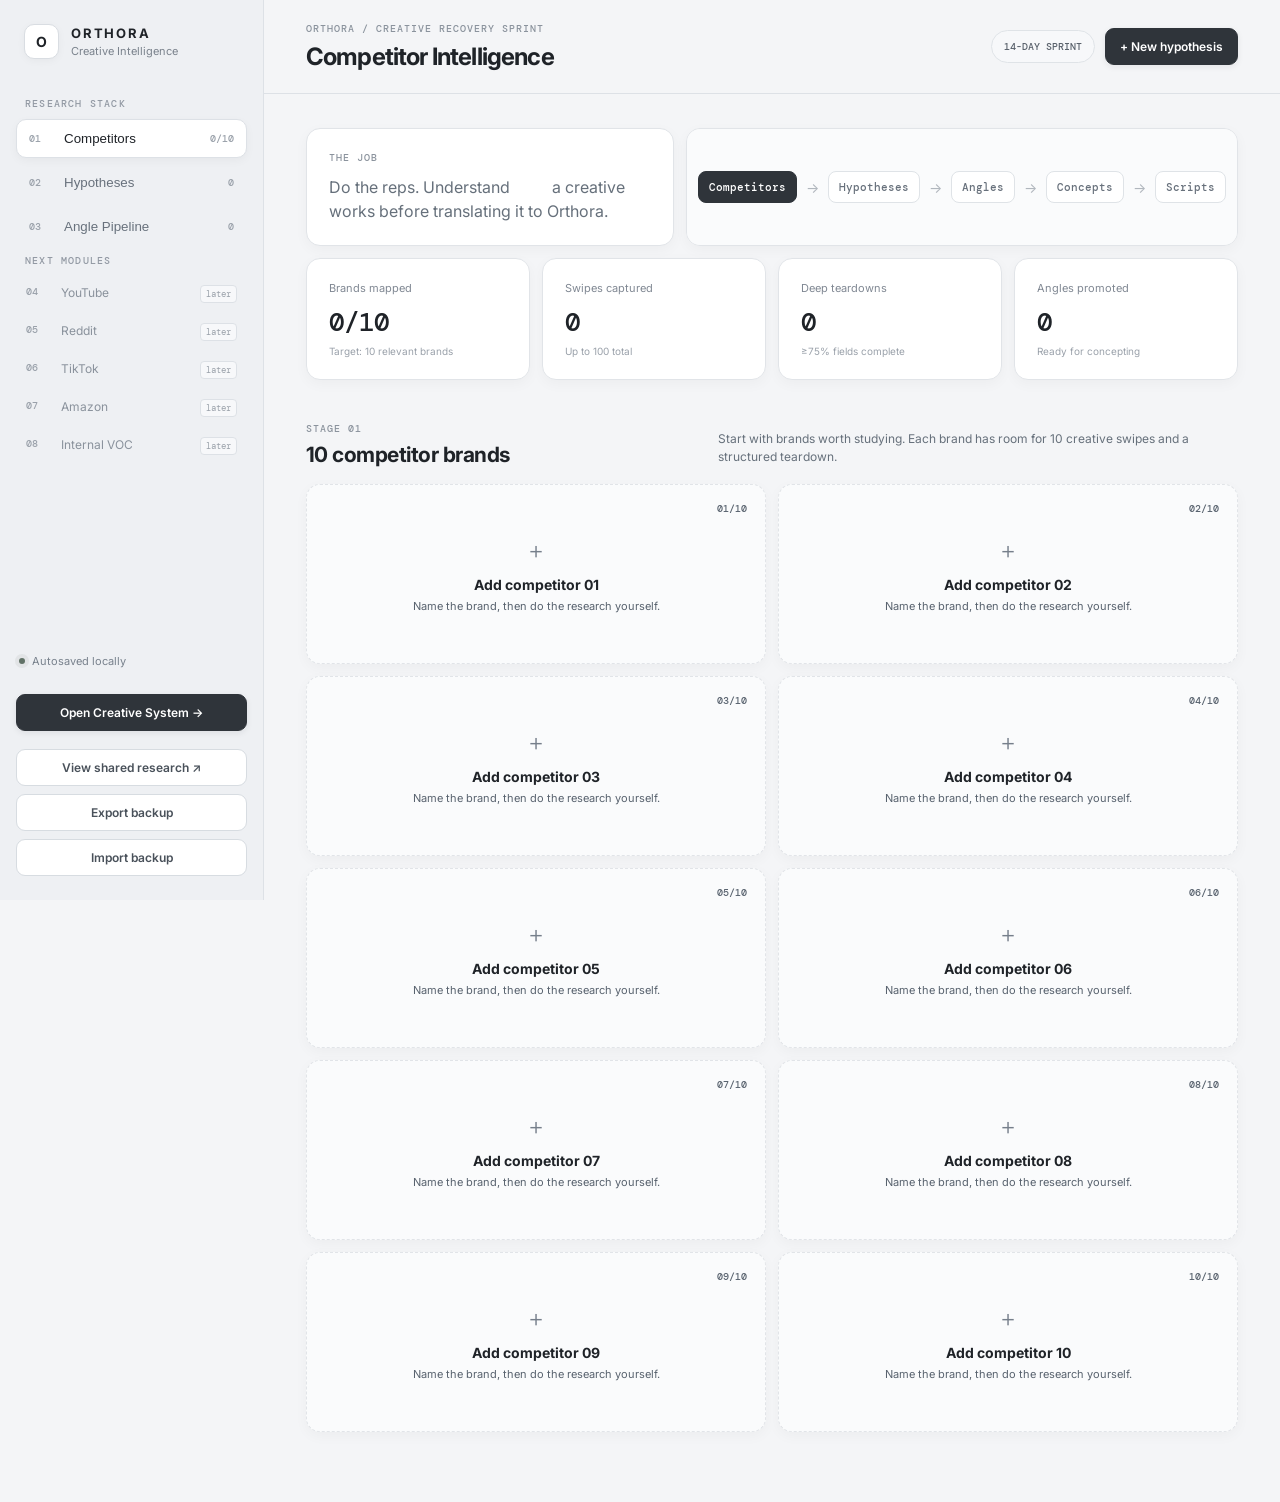
<file: index.html>
<!doctype html>
<html lang="en">
<head>
  <meta charset="UTF-8" />
  <meta name="viewport" content="width=device-width, initial-scale=1.0" />
  <meta name="theme-color" content="#0b0d10" />
  <title>Orthora Creative Intelligence</title>
  <link rel="preconnect" href="https://fonts.googleapis.com">
  <link rel="preconnect" href="https://fonts.gstatic.com" crossorigin>
  <link href="https://fonts.googleapis.com/css2?family=DM+Mono:wght@400;500&family=Inter:wght@400;500;600;700&display=swap" rel="stylesheet">
  <link rel="stylesheet" href="styles.css" />
</head>
<body>
  <div class="shell">
    <aside class="sidebar">
      <div class="brand-block">
        <div class="brand-mark">O</div>
        <div><div class="brand-name">ORTHORA</div><div class="brand-sub">Creative Intelligence</div></div>
      </div>
      <div class="stage-label">RESEARCH STACK</div>
      <nav class="nav">
        <button class="nav-item active" data-view="competitors"><span class="nav-index">01</span><span>Competitors</span><span class="nav-status" id="competitorNavCount">0/10</span></button>
        <button class="nav-item" data-view="hypotheses"><span class="nav-index">02</span><span>Hypotheses</span><span class="nav-status" id="hypothesisNavCount">0</span></button>
        <button class="nav-item" data-view="angles"><span class="nav-index">03</span><span>Angle Pipeline</span><span class="nav-status" id="angleNavCount">0</span></button>
      </nav>
      <div class="stage-label top-gap">NEXT MODULES</div>
      <div class="future-stack">
        <div class="future-row"><span>04</span><span>YouTube</span><em>later</em></div>
        <div class="future-row"><span>05</span><span>Reddit</span><em>later</em></div>
        <div class="future-row"><span>06</span><span>TikTok</span><em>later</em></div>
        <div class="future-row"><span>07</span><span>Amazon</span><em>later</em></div>
        <div class="future-row"><span>08</span><span>Internal VOC</span><em>later</em></div>
      </div>
      <div class="sidebar-bottom">
        <div class="autosave"><span class="pulse"></span> Autosaved locally</div>
        <a class="primary-btn full" style="display:block;text-align:center;text-decoration:none;margin-top:10px" href="creative-system.html">Open Creative System →</a>
        <a class="ghost-btn full" style="display:block;text-align:center;text-decoration:none;margin-top:10px" href="shared.html" target="_blank" rel="noopener">View shared research ↗</a>
        <button class="ghost-btn full" id="exportBtn">Export backup</button>
        <label class="ghost-btn full file-label">Import backup<input id="importInput" type="file" accept="application/json" hidden /></label>
      </div>
    </aside>

    <main class="main">
      <header class="topbar">
        <div><div class="eyebrow">ORTHORA / CREATIVE RECOVERY SPRINT</div><h1 id="pageTitle">Competitor Intelligence</h1></div>
        <div class="top-actions"><div class="sprint-pill">14-DAY SPRINT</div><button class="primary-btn" id="newHypothesisBtn">+ New hypothesis</button></div>
      </header>

      <section class="view active" id="competitorsView">
        <div class="intro-grid">
          <div class="statement-card"><div class="statement-kicker">THE JOB</div><div class="statement-text">Do the reps. Understand <strong>why</strong> a creative works before translating it to Orthora.</div></div>
          <div class="flow-card"><div class="flow-step active">Competitors</div><div class="flow-arrow">→</div><div class="flow-step">Hypotheses</div><div class="flow-arrow">→</div><div class="flow-step">Angles</div><div class="flow-arrow">→</div><div class="flow-step">Concepts</div><div class="flow-arrow">→</div><div class="flow-step">Scripts</div></div>
        </div>
        <div class="metrics" id="metrics"></div>
        <div class="section-head"><div><div class="section-label">STAGE 01</div><h2>10 competitor brands</h2></div><p>Start with brands worth studying. Each brand has room for 10 creative swipes and a structured teardown.</p></div>
        <div class="competitor-grid" id="competitorGrid"></div>
      </section>

      <section class="view" id="brandView"><div class="back-row"><button class="back-btn" id="backToCompetitors">← All competitors</button></div><div id="brandWorkspace"></div></section>

      <section class="view" id="hypothesesView">
        <div class="section-head wide-head"><div><div class="section-label">STAGE 02</div><h2>Hypothesis Lab</h2></div><p>Turn observations into falsifiable bets. No vague “this could work.” State what you believe, why, and what evidence would validate it.</p></div>
        <div class="hypothesis-layout"><div id="hypothesisList" class="hypothesis-list"></div><div class="principles-card"><div class="statement-kicker">GOOD HYPOTHESIS</div><p><strong>Observation</strong><br>What did you repeatedly see?</p><p><strong>Customer truth</strong><br>What belief, pain or desire sits underneath?</p><p><strong>Bet</strong><br>If we communicate X to avatar Y, we believe Z will happen.</p><p><strong>Evidence</strong><br>What would make you increase or kill confidence?</p></div></div>
      </section>

      <section class="view" id="anglesView">
        <div class="section-head wide-head"><div><div class="section-label">STAGE 03</div><h2>Angle Pipeline</h2></div><p>Only promote hypotheses you are willing to spend money testing. This is your bridge from research to actual creative production.</p></div>
        <div class="angle-board" id="angleBoard"></div>
      </section>
    </main>
  </div>

  <div class="modal-backdrop" id="modalBackdrop"><div class="modal" id="hypothesisModal">
    <div class="modal-head"><div><div class="section-label">NEW BET</div><h3>Research hypothesis</h3></div><button class="icon-btn" id="closeModal">×</button></div>
    <form id="hypothesisForm">
      <label>Hypothesis title<input name="title" required placeholder="e.g. Hour-6 cushioning collapse" /></label>
      <label>Observation<textarea name="observation" rows="3" placeholder="What pattern did you observe?"></textarea></label>
      <label>Customer truth<textarea name="truth" rows="3" placeholder="What is the underlying pain, desire, belief or frustration?"></textarea></label>
      <label>The bet<textarea name="bet" rows="3" placeholder="If we communicate X to Y, we believe Z..."></textarea></label>
      <div class="form-grid two"><label>Avatar<input name="avatar" placeholder="Nurse, restaurant worker, 55+..." /></label><label>Source<select name="source"><option>Competitor</option><option>YouTube</option><option>Reddit</option><option>TikTok</option><option>Amazon</option><option>Internal VOC</option><option>Multiple</option></select></label></div>
      <div class="form-grid three"><label>Evidence<select name="evidence"><option value="1">1 — weak</option><option value="2">2</option><option value="3" selected>3 — moderate</option><option value="4">4</option><option value="5">5 — strong</option></select></label><label>Relevance<select name="relevance"><option value="1">1</option><option value="2">2</option><option value="3" selected>3</option><option value="4">4</option><option value="5">5</option></select></label><label>Novelty<select name="novelty"><option value="1">1</option><option value="2">2</option><option value="3" selected>3</option><option value="4">4</option><option value="5">5</option></select></label></div>
      <label>Evidence / links<textarea name="evidenceNotes" rows="3" placeholder="Paste links, quotes, patterns or notes that support this bet."></textarea></label>
      <div class="modal-actions"><button type="button" class="ghost-btn" id="cancelModal">Cancel</button><button class="primary-btn" type="submit">Save hypothesis</button></div>
    </form>
  </div></div>

  <template id="swipeTemplate"><details class="swipe-card"><summary><div class="swipe-number"></div><div class="swipe-summary-main"><strong class="swipe-title-display">Untitled creative</strong><span class="swipe-format-display">Not analyzed</span></div><div class="swipe-completeness"><span></span></div><div class="chevron">⌄</div></summary><div class="swipe-body">
    <div class="form-grid two"><label>Creative name<input data-field="title" placeholder="e.g. Nurse comparison VSL" /></label><label>Creative URL<input data-field="url" type="url" placeholder="Meta Ad Library / TikTok / landing page" /></label></div>
    <div class="form-grid three"><label>Avatar<input data-field="avatar" placeholder="Who is this for?" /></label><label>Format<select data-field="format"><option value="">Select</option><option>UGC</option><option>VSL</option><option>Static</option><option>Listicle</option><option>Comparison</option><option>Testimonial</option><option>Founder</option><option>Authority</option><option>Demo</option><option>Other</option></select></label><label>Awareness<select data-field="awareness"><option value="">Select</option><option>Unaware</option><option>Problem aware</option><option>Solution aware</option><option>Product aware</option><option>Most aware</option></select></label></div>
    <label>Transcript / copy<textarea data-field="transcript" rows="7" placeholder="Paste the creative transcript or full copy. Do this manually — this is where the reps begin."></textarea></label>
    <div class="analysis-grid"><label>Angle<textarea data-field="angle" rows="3" placeholder="What core lens makes the problem/desire feel compelling?"></textarea></label><label>Hook<textarea data-field="hook" rows="3" placeholder="What earns the first 1–3 seconds?"></textarea></label><label>Lead<textarea data-field="lead" rows="3" placeholder="How does it deepen attention after the hook?"></textarea></label><label>Mechanism<textarea data-field="mechanism" rows="3" placeholder="Why does the problem happen / why does this solution work?"></textarea></label><label>Problem<textarea data-field="problem" rows="3" placeholder="What painful problem is being made vivid?"></textarea></label><label>Desire<textarea data-field="desire" rows="3" placeholder="What outcome does the customer really want?"></textarea></label><label>Proof<textarea data-field="proof" rows="3" placeholder="Reviews, demo, specificity, authority, social proof..."></textarea></label><label>Offer<textarea data-field="offer" rows="3" placeholder="Price, guarantee, bundle, urgency, risk reversal..."></textarea></label></div>
    <label>Why do you believe this works?<textarea data-field="why" rows="5" placeholder="Your analysis. What is doing the heavy lifting? Be specific."></textarea></label>
    <label>Orthora translation<textarea data-field="translation" rows="5" placeholder="Not a copy. How could the underlying logic be translated to Orthora without stealing surface-level execution?"></textarea></label>
    <div class="swipe-actions"><button class="ghost-btn create-hypothesis-from-swipe" type="button">→ Turn into hypothesis</button><button class="danger-link clear-swipe" type="button">Clear swipe</button></div>
  </div></details></template>

  <script src="app.js"></script>
</body>
</html>
</file>
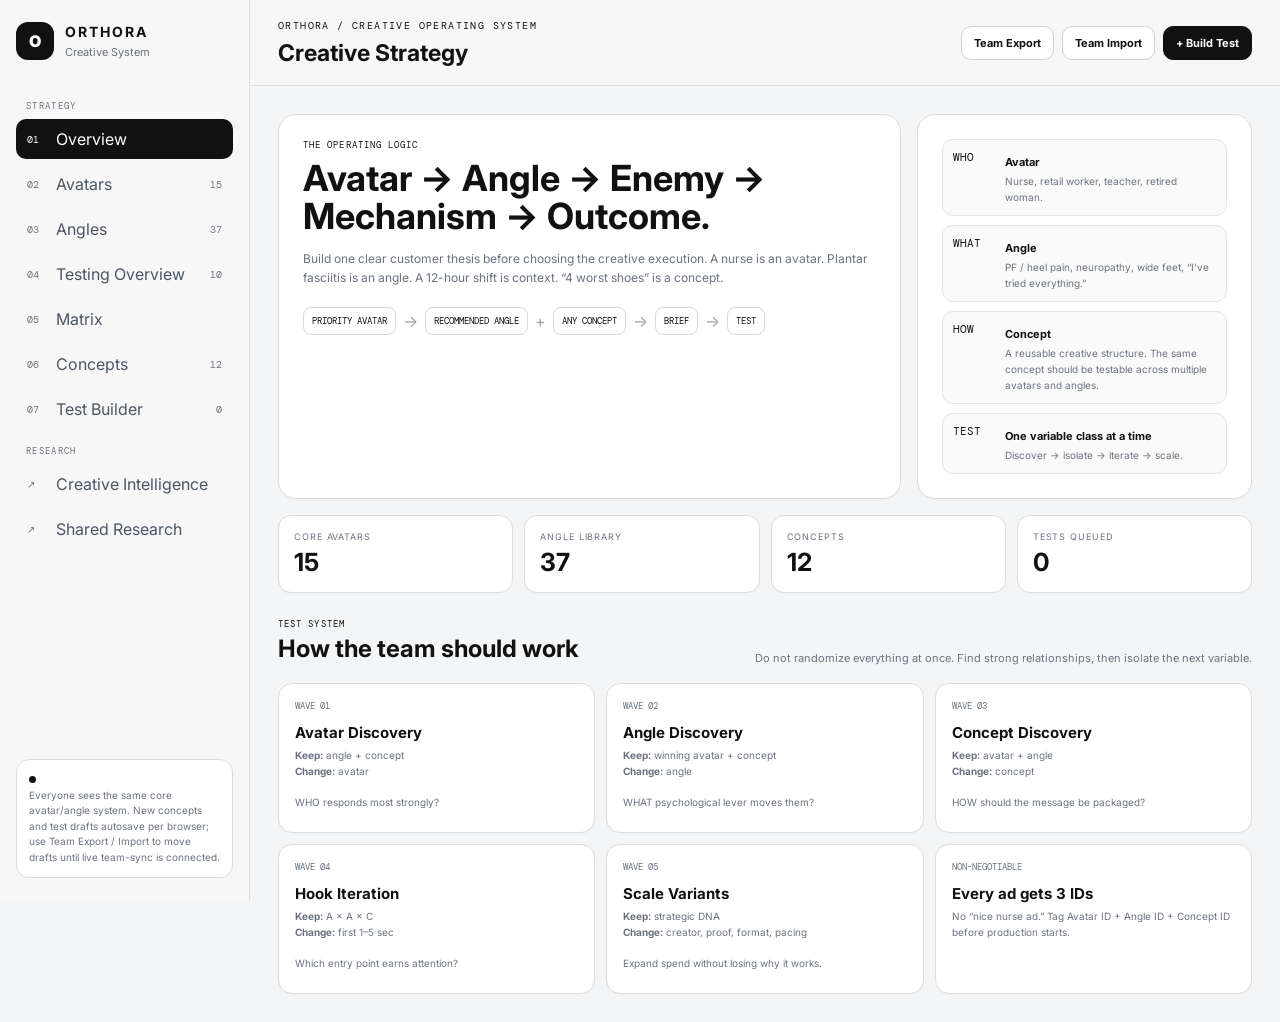
<file: creative-system.html>
<!doctype html>
<html lang="en">
<head>
<meta charset="UTF-8"/>
<meta name="viewport" content="width=device-width,initial-scale=1.0"/>
<meta name="theme-color" content="#0b0d10"/>
<title>Orthora Creative System</title>
<link rel="preconnect" href="https://fonts.googleapis.com">
<link rel="preconnect" href="https://fonts.gstatic.com" crossorigin>
<link href="https://fonts.googleapis.com/css2?family=DM+Mono:wght@400;500&family=Inter:wght@400;500;600;700;800&display=swap" rel="stylesheet">
<style>
:root{--bg:#080a0d;--panel:#101419;--panel2:#141a20;--line:#26303a;--muted:#84909c;--text:#f2f5f7;--green:#39d98a;--mint:#b9f6d8;--yellow:#f7c65b;--red:#ff6b6b;--blue:#6aa8ff;--shadow:0 20px 60px rgba(0,0,0,.35)}
*{box-sizing:border-box}html{scroll-behavior:smooth}body{margin:0;background:var(--bg);color:var(--text);font-family:Inter,system-ui,sans-serif}button,input,select,textarea{font:inherit}.shell{display:grid;grid-template-columns:250px 1fr;min-height:100vh}.sidebar{position:sticky;top:0;height:100vh;background:#0b0e12;border-right:1px solid var(--line);padding:22px 16px;display:flex;flex-direction:column;z-index:5}.brand{display:flex;gap:11px;align-items:center;margin-bottom:24px}.mark{width:38px;height:38px;border-radius:12px;background:white;color:#0b0e12;display:grid;place-items:center;font-weight:900}.brand b{display:block;letter-spacing:.14em;font-size:14px}.brand span{font-size:11px;color:var(--muted)}.label{font:9px "DM Mono";letter-spacing:.15em;color:#59646f;margin:16px 10px 7px}.nav{display:grid;gap:5px}.nav button,.nav a{border:0;background:transparent;color:#aab4be;border-radius:10px;padding:10px 11px;display:flex;gap:9px;align-items:center;cursor:pointer;text-decoration:none;text-align:left}.nav button:hover,.nav button.active,.nav a:hover{background:#151b21;color:#fff}.idx{font:10px "DM Mono";color:#5f6b77;width:20px}.count{margin-left:auto;font:10px "DM Mono";color:#72808d}.side-note{margin-top:auto;border:1px solid var(--line);background:#0f1419;border-radius:13px;padding:12px;color:var(--muted);font-size:10px;line-height:1.55}.side-note strong{color:white}.dot{display:inline-block;width:7px;height:7px;border-radius:50%;background:var(--yellow);margin-right:6px}
.main{min-width:0}.topbar{height:86px;border-bottom:1px solid var(--line);display:flex;justify-content:space-between;align-items:center;padding:17px 28px;position:sticky;top:0;background:rgba(8,10,13,.93);backdrop-filter:blur(16px);z-index:4}.eyebrow{font:10px "DM Mono";letter-spacing:.14em;color:var(--green);margin-bottom:7px}.topbar h1{font-size:23px;margin:0}.actions{display:flex;gap:8px}.btn{border:1px solid var(--line);background:#141a20;color:white;border-radius:10px;padding:9px 12px;font-weight:700;font-size:11px;cursor:pointer}.btn:hover{border-color:#4a5865}.btn.primary{background:white;color:#0a0c0f;border-color:white}.content{padding:28px;max-width:1600px;margin:auto}.view{display:none}.view.active{display:block}
.hero{display:grid;grid-template-columns:1.3fr .7fr;gap:16px}.box{border:1px solid var(--line);background:linear-gradient(145deg,#11161c,#0d1116);border-radius:18px;padding:24px;box-shadow:var(--shadow)}.tag{font:9px "DM Mono";letter-spacing:.12em;color:var(--green)}.hero h2{font-size:36px;line-height:1.05;margin:9px 0 13px;max-width:750px}.hero p{color:#9aa6b1;line-height:1.6;font-size:12px;margin:0}.flow{display:flex;gap:7px;align-items:center;flex-wrap:wrap;margin-top:20px}.flow span{font:9px "DM Mono";border:1px solid var(--line);padding:7px 8px;border-radius:8px;color:#cbd3da}.flow i{font-style:normal;color:#596571}.rules{display:grid;gap:9px}.rule{display:grid;grid-template-columns:44px 1fr;gap:8px;border:1px solid var(--line);background:#0c1116;border-radius:11px;padding:10px}.rule b{font:11px "DM Mono";color:var(--green)}.rule strong{font-size:11px}.rule p{font-size:10px;margin:3px 0 0;color:var(--muted)}
.metrics{display:grid;grid-template-columns:repeat(4,1fr);gap:11px;margin:16px 0 25px}.metric{background:var(--panel);border:1px solid var(--line);border-radius:13px;padding:15px}.metric small{display:block;color:var(--muted);font-size:9px;letter-spacing:.1em;text-transform:uppercase}.metric b{display:block;font-size:25px;margin-top:5px}.section-head{display:flex;justify-content:space-between;align-items:end;gap:20px;margin:10px 0 16px}.section-head h2{font-size:24px;margin:4px 0}.section-head p{max-width:660px;color:var(--muted);font-size:11px;line-height:1.55;margin:0}.cards{display:grid;grid-template-columns:repeat(3,minmax(0,1fr));gap:11px}.card{background:var(--panel);border:1px solid var(--line);border-radius:14px;padding:16px}.card:hover{border-color:#3e4a55}.id{font:9px "DM Mono";color:#677582}.card-top{display:flex;justify-content:space-between;gap:10px}.pill{font:8px "DM Mono";padding:5px 7px;border-radius:999px;border:1px solid #30404b;color:#aab5be}.pill.core{background:rgba(57,217,138,.1);border-color:rgba(57,217,138,.28);color:var(--mint)}.card h3{font-size:15px;margin:11px 0 5px}.meta{font:9px "DM Mono";color:var(--green);margin-bottom:8px}.card p{font-size:10px;line-height:1.55;color:#9aa6b1;margin:6px 0}.chips{display:flex;flex-wrap:wrap;gap:5px;margin-top:10px}.chip{font:8px "DM Mono";padding:5px 6px;border-radius:6px;background:#171e25;color:#a7b1bb;border:1px solid #222d36}
.toolbar{display:flex;gap:8px;flex-wrap:wrap;margin-bottom:14px}.field,.select{border:1px solid var(--line);background:#0f1419;color:white;border-radius:9px;padding:9px 11px;outline:none;font-size:11px}.field{min-width:270px}.angles{display:grid;gap:8px}.angle{display:grid;grid-template-columns:62px 250px 150px 1fr 90px;gap:10px;align-items:center;background:var(--panel);border:1px solid var(--line);border-radius:12px;padding:12px}.angle:hover{border-color:#3c4955}.angle-name{font-weight:700;font-size:12px}.angle-family{font:8px "DM Mono";color:var(--green)}.angle-truth{font-size:10px;line-height:1.5;color:#9aa6b1}.angle-prio{font:8px "DM Mono";color:#a9b4bd;text-align:right}
.matrix-wrap{border:1px solid var(--line);border-radius:14px;overflow:auto;background:#0d1116;max-height:72vh}.matrix{border-collapse:separate;border-spacing:0;min-width:2100px;width:100%;font-size:9px}.matrix th,.matrix td{border-right:1px solid #202a33;border-bottom:1px solid #202a33;padding:7px;text-align:center}.matrix th{position:sticky;top:0;background:#121820;z-index:2;color:#cbd3da}.matrix .avatar{position:sticky;left:0;background:#10161c;z-index:3;text-align:left;min-width:210px;font-size:10px}.matrix th.avatar{z-index:4}.score{width:26px;height:26px;border-radius:6px;display:grid;place-items:center;margin:auto;font:9px "DM Mono";cursor:pointer}.s3{background:#1d9d62;color:white}.s2{background:#214938;color:#b8f5d8}.s1{background:#4a3c21;color:#ffdc86}.s0{color:#47535e}.score:hover{outline:2px solid white;outline-offset:-2px}
.concepts{display:grid;grid-template-columns:repeat(3,minmax(0,1fr));gap:11px}.concept{background:var(--panel);border:1px solid var(--line);border-radius:14px;overflow:hidden}.thumb{aspect-ratio:16/7;background:linear-gradient(135deg,#18212a,#0c1015);display:grid;place-items:center;border-bottom:1px solid var(--line);color:#5f6d79;font:10px "DM Mono";overflow:hidden}.thumb img{width:100%;height:100%;object-fit:cover}.concept-body{padding:14px}.concept h3{font-size:14px;margin:5px 0}.concept p{font-size:10px;color:#9aa6b1;line-height:1.5}.concept-actions{display:flex;gap:6px;margin-top:10px}
.builder{display:grid;grid-template-columns:minmax(0,1fr) 410px;gap:15px}.builder-panel,.brief{background:var(--panel);border:1px solid var(--line);border-radius:15px;padding:17px}.form-grid{display:grid;grid-template-columns:1fr 1fr;gap:9px}.form-grid label,.full{font:8px "DM Mono";color:#7b8895;display:grid;gap:5px}.form-grid input,.form-grid select,.full input,.full textarea{width:100%;border:1px solid var(--line);background:#0c1116;color:white;border-radius:9px;padding:10px;outline:none;font-size:11px}.full{margin-top:9px}.full textarea{min-height:78px;resize:vertical}.brief{position:sticky;top:108px;height:max-content}.brief h3{font-size:16px;margin:7px 0 14px}.creative-id{font:11px "DM Mono";padding:9px;border:1px solid #2b3944;background:#0b1015;border-radius:9px;color:var(--mint);word-break:break-all}.brief-row{border-top:1px solid var(--line);padding:10px 0}.brief-row span{display:block;font:8px "DM Mono";color:#66737f;margin-bottom:5px}.brief-row strong,.brief-row p{font-size:10px;line-height:1.5;margin:0}.queue{margin-top:18px;border:1px solid var(--line);border-radius:14px;overflow:auto}.queue table{width:100%;border-collapse:collapse;min-width:960px}.queue th,.queue td{padding:9px;border-bottom:1px solid var(--line);text-align:left;font-size:9px}.queue th{font:8px "DM Mono";color:#7b8895;background:#10161c}.status{border:1px solid var(--line);background:#10161c;color:white;border-radius:7px;padding:5px;font-size:9px}
.modal-bg{position:fixed;inset:0;background:rgba(0,0,0,.68);display:none;place-items:center;padding:20px;z-index:20}.modal-bg.show{display:grid}.modal{width:min(640px,96vw);max-height:90vh;overflow:auto;background:#11171d;border:1px solid #34414c;border-radius:17px;padding:19px;box-shadow:var(--shadow)}.modal-head{display:flex;justify-content:space-between;align-items:center}.modal-head h3{margin:0}.x{background:transparent;border:0;color:white;font-size:24px;cursor:pointer}.modal-actions{display:flex;justify-content:flex-end;gap:7px;margin-top:14px}.empty{border:1px dashed #2b3640;border-radius:13px;padding:26px;text-align:center;color:#697682;font-size:11px}.toast{position:fixed;right:20px;bottom:20px;background:white;color:#111;padding:10px 13px;border-radius:9px;font-size:10px;font-weight:800;z-index:30}
@media(max-width:1050px){.shell{grid-template-columns:1fr}.sidebar{position:relative;height:auto;border-right:0;border-bottom:1px solid var(--line)}.nav{grid-template-columns:repeat(3,1fr)}.side-note{display:none}.hero,.builder{grid-template-columns:1fr}.brief{position:static}.cards,.concepts{grid-template-columns:repeat(2,1fr)}.metrics{grid-template-columns:repeat(2,1fr)}}@media(max-width:680px){.content,.topbar{padding-left:14px;padding-right:14px}.hero h2{font-size:27px}.cards,.concepts{grid-template-columns:1fr}.angle{grid-template-columns:55px 1fr}.angle-family,.angle-truth,.angle-prio{grid-column:2}.form-grid{grid-template-columns:1fr}.actions{display:none}}

/* BLACK / WHITE MODE */
:root{--bg:#ffffff;--panel:#ffffff;--panel2:#f7f7f7;--line:#dedede;--muted:#6b7280;--text:#111111;--green:#111111;--mint:#111111;--yellow:#111111;--red:#111111;--blue:#111111;--shadow:0 10px 30px rgba(0,0,0,.06)}
body{background:#f4f5f6;color:#111}
.sidebar{background:#f7f7f8;border-color:#dedede}
.brand .mark{background:#111;color:#fff}
.brand span,.label,.idx,.count,.side-note,.card p,.angle-truth,.concept p,.section-head p,.hero p{color:#6b7280}
.nav button,.nav a{color:#4b5563}
.nav button:hover,.nav button.active,.nav a:hover{background:#111;color:#fff}
.nav button.active .idx,.nav button:hover .idx,.nav a:hover .idx{color:#fff}
.side-note,.box,.metric,.card,.angle,.concept,.builder-panel,.brief,.modal,.queue,.matrix-wrap{background:#fff;border-color:#dcdcdc;box-shadow:0 1px 2px rgba(0,0,0,.025)}
.topbar{background:rgba(247,247,248,.96);border-color:#dedede}
.eyebrow,.tag,.meta,.angle-family{color:#111}
.btn{background:#fff;color:#111;border-color:#cfcfcf}
.btn:hover{border-color:#111}
.btn.primary{background:#111;color:#fff;border-color:#111}
.rule{background:#fafafa;border-color:#e4e4e4}.rule b{color:#111}.rule p{color:#6b7280}
.flow span{color:#111;border-color:#d8d8d8;background:#fff}.flow i{color:#9ca3af}
.card:hover,.angle:hover,.concept:hover{border-color:#b8b8b8;box-shadow:0 5px 16px rgba(0,0,0,.05)}
.pill{border-color:#d5d5d5;color:#555;background:#fff}.pill.core{background:#111;border-color:#111;color:#fff}
.chip{background:#f5f5f5;border-color:#e2e2e2;color:#333}
.field,.select,.form-grid input,.form-grid select,.full input,.full textarea,.status{background:#fff;color:#111;border-color:#d6d6d6}
.field:focus,.select:focus,.form-grid input:focus,.form-grid select:focus,.full input:focus,.full textarea:focus{border-color:#111;outline:none}
.matrix th{background:#f5f5f5;color:#111}.matrix .avatar{background:#fff}.matrix th,.matrix td{border-color:#e8e8e8}
.s3{background:#111;color:#fff}.s2{background:#d9d9d9;color:#111}.s1{background:#f0f0f0;color:#444}.s0{color:#bbb}
.thumb{background:#f6f6f6;color:#888;border-color:#e4e4e4}
.creative-id{background:#f7f7f7;color:#111;border-color:#dcdcdc}
.brief-row{border-color:#e6e6e6}.brief-row span{color:#777}
.empty{border-color:#d8d8d8;color:#777}
.modal-bg{background:rgba(0,0,0,.35)}
.x{color:#111}
.toast{background:#111;color:#fff}
.avatar-card{cursor:pointer}
.avatar-card:after{content:'Open in Test Builder →';display:block;margin-top:12px;font:9px "DM Mono";color:#111}


.priority-summary{display:grid;grid-template-columns:repeat(4,minmax(0,1fr));gap:11px;margin-bottom:14px}
.testing-grid-help{font-size:9px;color:#666;margin:0 0 10px;display:flex;align-items:center;gap:6px;flex-wrap:wrap}
.cell-key{display:inline-block;border:1px solid #d7d7d7;border-radius:6px;padding:4px 6px;font:8px "DM Mono";background:#fff;color:#555}
.planned-key{background:#f3f3f3}.testing-key{background:#111;color:#fff;border-color:#111}.winner-key{background:#111;color:#fff;border-color:#111;font-weight:700}.loser-key{text-decoration:line-through;color:#8a8a8a}
.testing-overview-wrap{background:#fff;border:1px solid #dcdcdc;border-radius:14px;overflow:auto;max-height:74vh}
.testing-overview-table{border-collapse:separate;border-spacing:0;min-width:2200px;width:100%;font-size:9px}
.testing-overview-table th,.testing-overview-table td{border-right:1px solid #e8e8e8;border-bottom:1px solid #e8e8e8;padding:7px;vertical-align:middle;background:#fff}
.testing-overview-table thead th{position:sticky;top:0;z-index:4;background:#f7f7f8}
.testing-overview-table .avatar-col{position:sticky;left:0;z-index:3;width:210px;min-width:210px;background:#fff;text-align:left}
.testing-overview-table .angle-col{position:sticky;left:210px;z-index:3;width:230px;min-width:230px;background:#fff;text-align:left}
.testing-overview-table thead .avatar-col,.testing-overview-table thead .angle-col{z-index:6;background:#f7f7f8}
.avatar-cell .rank-mini{display:inline-grid;place-items:center;width:24px;height:24px;border-radius:50%;background:#111;color:#fff;font:700 8px "DM Mono";margin-right:7px}
.avatar-cell strong{font-size:10px}.avatar-cell span{display:block;color:#777;font-size:8px;margin-top:3px;padding-left:31px}
.angle-cell strong{display:block;font-size:9px}.angle-cell span{display:block;color:#777;font-size:8px;margin-top:3px;line-height:1.35}
.concept-head{width:118px;min-width:118px;max-width:118px;text-align:left;cursor:pointer}
.concept-head b{display:block;font:8px "DM Mono";color:#777;margin-bottom:3px}.concept-head strong{display:block;font-size:9px;line-height:1.2}.concept-head span{display:block;color:#8a8a8a;font-size:7px;margin-top:3px}
.overview-cell{width:118px;min-width:118px;text-align:center}
.combo-btn{width:100%;min-height:44px;border:1px solid #d8d8d8;background:#fff;color:#666;border-radius:8px;padding:5px;cursor:pointer;font:8px "DM Mono";line-height:1.25}
.combo-btn:hover{border-color:#111;color:#111}
.combo-btn.has-test{background:#f3f3f3;color:#111}
.combo-btn.status-Testing,.combo-btn.status-Winner{background:#111;color:#fff;border-color:#111}
.combo-btn.status-Loser{background:#f2f2f2;color:#888;text-decoration:line-through}
.combo-btn small{display:block;font-size:7px;opacity:.75;margin-top:2px}
.avatar-group-start td{border-top:2px solid #cfcfcf}
@media(max-width:900px){.priority-summary{grid-template-columns:1fr 1fr}.testing-overview-table .avatar-col{width:170px;min-width:170px}.testing-overview-table .angle-col{left:170px;width:200px;min-width:200px}}
@media(max-width:680px){.priority-summary{grid-template-columns:1fr 1fr}}
.concept-stats{display:flex;gap:6px;flex-wrap:wrap;margin-top:9px}
.stat-chip{font:8px "DM Mono";border:1px solid #dedede;border-radius:999px;padding:5px 7px;background:#fafafa;color:#555}
.track-concept{background:#111!important;color:#fff!important;border-color:#111!important}
.tracker-modal{width:min(980px,96vw)}
.tracker-head{display:flex;justify-content:space-between;gap:18px;align-items:flex-start;border-bottom:1px solid #e5e5e5;padding-bottom:14px;margin-bottom:14px}
.tracker-head p{margin:5px 0 0;color:#666;font-size:10px;line-height:1.45}
.tracker-metrics{display:flex;gap:8px;flex-wrap:wrap}
.tracker-metric{border:1px solid #dedede;background:#fafafa;border-radius:10px;padding:8px 10px;min-width:92px}
.tracker-metric small{display:block;font:8px "DM Mono";color:#777;text-transform:uppercase}
.tracker-metric b{font-size:16px}
.variant-add{display:grid;grid-template-columns:1fr 1fr auto;gap:8px;align-items:end;margin-bottom:14px}
.variant-add label{font:8px "DM Mono";color:#777;display:grid;gap:5px}
.variant-add select{width:100%;border:1px solid #d6d6d6;background:#fff;color:#111;border-radius:9px;padding:9px;font-size:10px}
.variant-table-wrap{border:1px solid #dedede;border-radius:12px;overflow:auto}
.variant-table{width:100%;border-collapse:collapse;min-width:760px}
.variant-table th,.variant-table td{padding:9px 10px;border-bottom:1px solid #e6e6e6;text-align:left;font-size:9px}
.variant-table th{font:8px "DM Mono";color:#777;background:#fafafa;text-transform:uppercase}
.variant-status{border:1px solid #d6d6d6;background:#fff;color:#111;border-radius:7px;padding:5px;font-size:9px}
.variant-id{font:8px "DM Mono";color:#777}
@media(max-width:680px){.variant-add{grid-template-columns:1fr}.tracker-head{display:block}.tracker-metrics{margin-top:10px}}


.delete-concept{border-color:#d6d6d6!important;color:#8b1e1e!important;background:#fff!important}
.delete-concept:hover{border-color:#8b1e1e!important;background:#fff7f7!important}
.concept-head{position:relative;padding-right:24px!important}
.concept-head-delete{position:absolute;top:5px;right:5px;width:18px;height:18px;border:0;border-radius:50%;background:transparent;color:#999;cursor:pointer;font-size:13px;line-height:18px;padding:0;text-align:center}
.concept-head-delete:hover{background:#111;color:#fff}


.source-badge{display:inline-block;font:8px "DM Mono";padding:4px 6px;border:1px solid #ddd;border-radius:999px;background:#fafafa;color:#666;margin-top:6px}
</style>
</head>
<body>
<div class="shell">
<aside class="sidebar">
  <div class="brand"><div class="mark">O</div><div><b>ORTHORA</b><span>Creative System</span></div></div>
  <div class="label">STRATEGY</div>
  <nav class="nav">
    <button class="active" data-view="overview"><span class="idx">01</span>Overview</button>
    <button data-view="avatars"><span class="idx">02</span>Avatars<span class="count" id="avatarCount"></span></button>
    <button data-view="angles"><span class="idx">03</span>Angles<span class="count" id="angleCount"></span></button>
    <button data-view="priorities"><span class="idx">04</span>Testing Overview<span class="count" id="priorityCount"></span></button>
    <button data-view="matrix"><span class="idx">05</span>Matrix</button>
    <button data-view="concepts"><span class="idx">06</span>Concepts<span class="count" id="conceptCount"></span></button>
    <button data-view="builder"><span class="idx">07</span>Test Builder<span class="count" id="testCount"></span></button>
  </nav>
  <div class="label">RESEARCH</div>
  <nav class="nav">
    <a href="index.html"><span class="idx">↗</span>Creative Intelligence</a>
    <a href="shared.html"><span class="idx">↗</span>Shared Research</a>
  </nav>
  <div class="side-note"><span class="dot"></span><strong>Shared foundation</strong><br>Everyone sees the same core avatar/angle system. New concepts and test drafts autosave per browser; use Team Export / Import to move drafts until live team-sync is connected.</div>
</aside>
<main class="main">
<header class="topbar">
  <div><div class="eyebrow">ORTHORA / CREATIVE OPERATING SYSTEM</div><h1 id="pageTitle">Creative Strategy</h1></div>
  <div class="actions"><button class="btn" id="exportBtn">Team Export</button><label class="btn">Team Import<input id="importInput" type="file" accept="application/json" hidden></label><button class="btn primary" id="quickBuild">+ Build Test</button></div>
</header>
<div class="content">
<section class="view active" id="overviewView">
  <div class="hero">
    <div class="box"><div class="tag">THE OPERATING LOGIC</div><h2>Avatar → Angle → Enemy → Mechanism → Outcome.</h2><p>Build one clear customer thesis before choosing the creative execution. A nurse is an avatar. Plantar fasciitis is an angle. A 12-hour shift is context. “4 worst shoes” is a concept.</p><div class="flow"><span>PRIORITY AVATAR</span><i>→</i><span>RECOMMENDED ANGLE</span><i>+</i><span>ANY CONCEPT</span><i>→</i><span>BRIEF</span><i>→</i><span>TEST</span></div></div>
    <div class="box rules"><div class="rule"><b>WHO</b><div><strong>Avatar</strong><p>Nurse, retail worker, teacher, retired woman.</p></div></div><div class="rule"><b>WHAT</b><div><strong>Angle</strong><p>PF / heel pain, neuropathy, wide feet, “I’ve tried everything.”</p></div></div><div class="rule"><b>HOW</b><div><strong>Concept</strong><p>A reusable creative structure. The same concept should be testable across multiple avatars and angles.</p></div></div><div class="rule"><b>TEST</b><div><strong>One variable class at a time</strong><p>Discover → isolate → iterate → scale.</p></div></div></div>
  </div>
  <div class="metrics"><div class="metric"><small>Core avatars</small><b id="mAvatars">0</b></div><div class="metric"><small>Angle library</small><b id="mAngles">0</b></div><div class="metric"><small>Concepts</small><b id="mConcepts">0</b></div><div class="metric"><small>Tests queued</small><b id="mTests">0</b></div></div>
  <div class="section-head"><div><div class="tag">TEST SYSTEM</div><h2>How the team should work</h2></div><p>Do not randomize everything at once. Find strong relationships, then isolate the next variable.</p></div>
  <div class="cards">
    <div class="card"><div class="id">WAVE 01</div><h3>Avatar Discovery</h3><p><b>Keep:</b> angle + concept<br><b>Change:</b> avatar<br><br>WHO responds most strongly?</p></div>
    <div class="card"><div class="id">WAVE 02</div><h3>Angle Discovery</h3><p><b>Keep:</b> winning avatar + concept<br><b>Change:</b> angle<br><br>WHAT psychological lever moves them?</p></div>
    <div class="card"><div class="id">WAVE 03</div><h3>Concept Discovery</h3><p><b>Keep:</b> avatar + angle<br><b>Change:</b> concept<br><br>HOW should the message be packaged?</p></div>
    <div class="card"><div class="id">WAVE 04</div><h3>Hook Iteration</h3><p><b>Keep:</b> A × A × C<br><b>Change:</b> first 1–5 sec<br><br>Which entry point earns attention?</p></div>
    <div class="card"><div class="id">WAVE 05</div><h3>Scale Variants</h3><p><b>Keep:</b> strategic DNA<br><b>Change:</b> creator, proof, format, pacing<br><br>Expand spend without losing why it works.</p></div>
    <div class="card"><div class="id">NON-NEGOTIABLE</div><h3>Every ad gets 3 IDs</h3><p>No “nice nurse ad.” Tag Avatar ID + Angle ID + Concept ID before production starts.</p></div>
  </div>
</section>

<section class="view" id="avatarsView">
<div class="section-head"><div><div class="tag">WHO</div><h2>Avatar Library</h2></div><p>People, occupations and life stages. Conditions deliberately live in the angle library.</p></div>
<div class="toolbar"><input class="field" id="avatarSearch" placeholder="Search avatar, environment, pain territory..."><select class="select" id="avatarType"><option value="">All avatar types</option><option>Occupation</option><option>Life Stage</option><option>Life Stage Overlay</option><option>Body / Identity Overlay</option><option>Broad Scaling Avatar</option></select></div>
<div class="cards" id="avatarGrid"></div>
</section>

<section class="view" id="anglesView">
<div class="section-head"><div><div class="tag">WHAT</div><h2>Angle Library</h2></div><p>Pains, desires, failed alternatives, beliefs, mechanisms, safety, value and trust levers.</p></div>
<div class="toolbar"><input class="field" id="angleSearch" placeholder="Search plantar fasciitis, tried everything, hard floors..."><select class="select" id="angleFamily"><option value="">All families</option></select></div>
<div class="angles" id="angleList"></div>
</section>


<section class="view" id="prioritiesView">
  <div class="section-head">
    <div><div class="tag">MASTER TESTING MAP</div><h2>Avatar × Angle × Concept Overview</h2></div>
    <p>Rows are the highest-priority Avatar × Angle combinations. Columns are reusable concepts. Scan a concept vertically to compare it across customer segments, or scan a row horizontally to see which concepts have been tested for that thesis.</p>
  </div>
  <div class="priority-summary">
    <div class="metric"><small>Priority avatars</small><b id="priorityTotal">10</b></div>
    <div class="metric"><small>Recommended angle rows</small><b id="priorityAngleTotal">0</b></div>
    <div class="metric"><small>Concepts</small><b id="overviewConceptTotal">0</b></div>
    <div class="metric"><small>Tests created</small><b id="overviewTestTotal">0</b></div>
  </div>
  <div class="testing-grid-help"><span class="cell-key empty-key">+ Test</span> not created <span class="cell-key planned-key">Planned</span> queued <span class="cell-key testing-key">Testing</span> live <span class="cell-key winner-key">Winner</span> winning <span class="cell-key loser-key">Loser</span> failed</div>
  <div class="testing-overview-wrap"><table class="testing-overview-table" id="testingOverviewTable"></table></div>
</section>

<section class="view" id="matrixView">
<div class="section-head"><div><div class="tag">PRIORITIZATION</div><h2>Avatar × Angle Heatmap</h2></div><p><b>3</b> hero · <b>2</b> strong · <b>1</b> testable · blank = lower priority. Click any cell to send it to Test Builder.</p></div>
<div class="matrix-wrap"><table class="matrix" id="matrixTable"></table></div>
</section>

<section class="view" id="conceptsView">
<div class="section-head"><div><div class="tag">HOW</div><h2>Concept Library</h2></div><p>Concepts are reusable creative structures. Build the concept once, then deliberately test that same concept across different Avatar × Angle combinations.</p></div>
<div class="toolbar"><input class="field" id="conceptSearch" placeholder="Search concept..."><button class="btn primary" id="newConceptBtn">+ Add Concept</button></div>
<div class="concepts" id="conceptGrid"></div>
</section>

<section class="view" id="builderView">
<div class="section-head"><div><div class="tag">EXECUTION</div><h2>Test Builder</h2></div><p>Build one clean combination, generate a naming ID and create a production brief.</p></div>
<div class="builder">
<div class="builder-panel">
  <div class="form-grid"><label>AVATAR<select id="bAvatar"></select></label><label>ANGLE<select id="bAngle"></select></label><label>CONCEPT<select id="bConcept"></select></label><label>TEST TYPE<select id="bType"><option>Discovery</option><option>Avatar Test</option><option>Angle Test</option><option>Concept Test</option><option>Hook Test</option><option>Scale Variant</option></select></label></div>
  <label class="full">HOOK / OPENING<input id="bHook" placeholder="Write the first line / first-frame idea"></label>
  <label class="full">PROOF REQUIRED<textarea id="bProof" placeholder="Real nurse creator, 12-hour shift, hospital floor, competitor comparison..."></textarea></label>
  <label class="full">HYPOTHESIS<textarea id="bHypothesis" placeholder="If we communicate X to avatar Y through concept Z, we believe..."></textarea></label>
  <label class="full">CREATIVE BRIEF<textarea id="bBrief" placeholder="Write the execution brief: hook direction, creator, scenes, proof, product moments, CTA, claims to avoid..."></textarea></label>
  <div style="display:flex;gap:7px;margin-top:13px"><button class="btn primary" id="addTest">Add to Test Queue</button><button class="btn" id="copyBrief">Copy Brief</button></div>
</div>
<aside class="brief"><div class="tag">LIVE BRIEF</div><h3 id="briefTitle">Choose a combination</h3><div class="creative-id" id="creativeId">—</div><div class="brief-row"><span>AVATAR</span><strong id="briefAvatar">—</strong></div><div class="brief-row"><span>ANGLE</span><strong id="briefAngle">—</strong></div><div class="brief-row"><span>CONCEPT</span><strong id="briefConcept">—</strong></div><div class="brief-row"><span>CUSTOMER TRUTH</span><p id="briefTruth">—</p></div><div class="brief-row"><span>REASON TO BELIEVE</span><p id="briefMechanism">—</p></div><div class="brief-row"><span>DESIRED OUTCOME</span><p id="briefOutcome">—</p></div></aside>
</div>
<div class="queue"><table><thead><tr><th>TEST ID</th><th>AVATAR</th><th>ANGLE</th><th>CONCEPT</th><th>TYPE</th><th>STATUS</th><th>HOOK</th><th></th></tr></thead><tbody id="testRows"></tbody></table></div>
</section>
</div>
</main>
</div>


<div class="modal-bg" id="trackerModal">
  <div class="modal tracker-modal">
    <div class="modal-head"><div><div class="tag">CONCEPT VARIANT TRACKER</div><h3 id="trackerTitle">Concept</h3></div><button class="x" id="closeTracker">×</button></div>
    <div class="tracker-head">
      <div><p id="trackerDesc">Use the same concept across different Avatar × Angle combinations so the concept stays constant while the customer thesis changes.</p></div>
      <div class="tracker-metrics">
        <div class="tracker-metric"><small>Variants</small><b id="trackerVariants">0</b></div>
        <div class="tracker-metric"><small>Testing / done</small><b id="trackerTested">0</b></div>
        <div class="tracker-metric"><small>Winners</small><b id="trackerWinners">0</b></div>
      </div>
    </div>
    <div class="variant-add">
      <label>AVATAR<select id="vAvatar"></select></label>
      <label>ANGLE<select id="vAngle"></select></label>
      <button class="btn primary" id="addVariant">+ Add Variant</button>
    </div>
    <div class="variant-table-wrap">
      <table class="variant-table">
        <thead><tr><th>Variant</th><th>Avatar</th><th>Angle</th><th>Status</th><th>Creative ID</th><th></th></tr></thead>
        <tbody id="variantRows"></tbody>
      </table>
    </div>
  </div>
</div>

<div class="modal-bg" id="conceptModal"><div class="modal"><div class="modal-head"><div><div class="tag">CONCEPT LIBRARY</div><h3>Add reusable concept</h3></div><button class="x" id="closeConcept">×</button></div><div class="form-grid" style="margin-top:15px"><label>CONCEPT NAME<input id="cName" placeholder="e.g. 4 Worst Shoes"></label><label>FAMILY<input id="cFamily" placeholder="Ranking / Comparison / UGC Diary"></label><label>FORMAT<input id="cFormat" placeholder="UGC Video / Static / Listicle"></label><label>REFERENCE URL<input id="cUrl" placeholder="https://..."></label></div><label class="full">THUMBNAIL / IMAGE URL<input id="cThumb" placeholder="https://..."></label><label class="full">CORE STRUCTURE<textarea id="cStructure"></textarea></label><label class="full">WHY IT WORKS<textarea id="cWhy"></textarea></label><div class="modal-actions"><button class="btn" id="cancelConcept">Cancel</button><button class="btn primary" id="saveConcept">Save Concept</button></div></div></div>

<script>

const byId=id=>document.getElementById(id);
const pageTitle=byId('pageTitle'),quickBuild=byId('quickBuild'),avatarCount=byId('avatarCount'),angleCount=byId('angleCount'),priorityCount=byId('priorityCount'),conceptCount=byId('conceptCount'),testCount=byId('testCount'),mAvatars=byId('mAvatars'),mAngles=byId('mAngles'),mConcepts=byId('mConcepts'),mTests=byId('mTests'),priorityTotal=byId('priorityTotal'),priorityAngleTotal=byId('priorityAngleTotal'),overviewConceptTotal=byId('overviewConceptTotal'),overviewTestTotal=byId('overviewTestTotal'),testingOverviewTable=byId('testingOverviewTable');
const avatarSearch=byId('avatarSearch'),avatarType=byId('avatarType'),avatarGrid=byId('avatarGrid'),angleSearch=byId('angleSearch'),angleFamily=byId('angleFamily'),angleList=byId('angleList'),matrixTable=byId('matrixTable'),conceptSearch=byId('conceptSearch'),conceptGrid=byId('conceptGrid'),newConceptBtn=byId('newConceptBtn');
const conceptModal=byId('conceptModal'),closeConcept=byId('closeConcept'),cancelConcept=byId('cancelConcept'),saveConcept=byId('saveConcept'),cName=byId('cName'),cFamily=byId('cFamily'),cFormat=byId('cFormat'),cUrl=byId('cUrl'),cThumb=byId('cThumb'),cStructure=byId('cStructure'),cWhy=byId('cWhy');
const trackerModal=byId('trackerModal'),trackerTitle=byId('trackerTitle'),trackerDesc=byId('trackerDesc'),closeTracker=byId('closeTracker'),trackerVariants=byId('trackerVariants'),trackerTested=byId('trackerTested'),trackerWinners=byId('trackerWinners'),vAvatar=byId('vAvatar'),vAngle=byId('vAngle'),addVariant=byId('addVariant'),variantRows=byId('variantRows');
const bAvatar=byId('bAvatar'),bAngle=byId('bAngle'),bConcept=byId('bConcept'),bType=byId('bType'),bHook=byId('bHook'),bProof=byId('bProof'),bHypothesis=byId('bHypothesis'),bBrief=byId('bBrief'),creativeId=byId('creativeId'),briefTitle=byId('briefTitle'),briefAvatar=byId('briefAvatar'),briefAngle=byId('briefAngle'),briefConcept=byId('briefConcept'),briefTruth=byId('briefTruth'),briefMechanism=byId('briefMechanism'),briefOutcome=byId('briefOutcome'),addTest=byId('addTest'),copyBrief=byId('copyBrief'),testRows=byId('testRows'),exportBtn=byId('exportBtn'),importInput=byId('importInput');

const AVATARS=[
['AV01','Nurse / RN','Occupation','Healthcare','Core','Women 25–60','10–12 hour shifts, hospital floors, constant walking and standing.','Finish the shift normally with less foot and whole-body fatigue.',['12h shifts','heel / PF','back & knee','swelling','slip safety'],'Hoka, Brooks, Dansko, Crocs, insoles','Real nurse UGC · scrubs · hour-based proof · end-of-shift'],
['AV02','CNA / Caregiver / Home Health','Occupation','Healthcare','Core','Women 25–65','Long shifts, lifting/transfers and walking between rooms or homes.','Stay mobile and useful without feet giving out.',['heel pain','leg/back fatigue','fit','stability'],'Running shoes, Skechers, cheap work shoes','Caregiver shift diary · lifting/walking · after-work'],
['AV03','Retail Worker / Cashier','Occupation','Retail','Core','Women 20–60','Standing still on hard floors with short walking bursts.','Stand a full shift without bruised heels or limping.',['hard floors','heel pressure','arch fatigue','swelling'],'Flat sneakers, Skechers, cheap shoes, inserts','Register/store footage · hard-floor story'],
['AV04','Restaurant Server / Bartender','Occupation','Restaurant / Hospitality','Core','Women 20–55','Fast walking, pivots, wet floors and double shifts.','Move fast and finish doubles without wrecked feet.',['slip fear','forefoot & heel pain','fatigue','swelling'],'Generic non-slips, Crocs, cheap work shoes','Real restaurant floor · pivots · 8–12h proof'],
['AV05','Kitchen Worker / Chef','Occupation','Kitchen / Food Service','Core','Women & men 25–60','Heat, standing, grease/water and long kitchen shifts.','Grip + support + durability without heavy clogs.',['slip safety','heat','arch & heel','durability'],'Kitchen clogs, Crocs, cheap non-slips','Kitchen UGC · outsole/grip · wipe-clean · long shift'],
['AV06','Teacher / School Staff','Occupation','Education','High','Women 30–65','Standing, classroom walking, stairs and field trips.','Stay comfortable through the school day and still have energy.',['heel pain','back & knee','standing','style'],'Fashion sneakers, running shoes, flats','Classroom / field-trip day · professional outfit'],
['AV07','Cleaner / Housekeeper / Janitor','Occupation','Cleaning / Hospitality','High','Women 25–60','Bending, pushing, walking, wet floors and long shifts.','Keep moving safely without foot/back pain.',['slip safety','back & leg fatigue','durability','easy clean'],'Cheap non-slips, work clogs','Cleaning shift · wet floor · easy-clean demo'],
['AV08','Warehouse / Factory Worker','Occupation','Warehouse / Factory','High','Women & men 20–60','Concrete, 8–12h standing/walking and repetitive movement.','Get through hard-floor shifts with less lower-body fatigue.',['concrete','heel/forefoot','fatigue','durability'],'Work sneakers, safety shoes, inserts','Concrete-floor story · step count · hour 8–12'],
['AV09','Delivery Driver / Courier','Occupation','Delivery / Logistics','Medium','Men & women 20–60','Driving, repeated exits, stairs, walking and carrying.','Comfort across driving, walking and carrying.',['heel & ankle','back','stability','easy on/off'],'Running shoes, work shoes','Route-day POV · van-to-door transitions'],
['AV10','Hairstylist / Salon Worker','Occupation','Beauty / Service','Medium','Women 25–60','Mostly standing in one place for long appointments.','Stand all day without heel/back fatigue and still look good.',['heel/back','standing','style','lightweight'],'Fashion sneakers, clogs','Salon day · before/after shift · style + comfort'],
['AV11','Hospitality / Front Desk Worker','Occupation','Hospitality','Medium','Women 25–60','Standing + walking while needing a professional look.','Professional-looking comfort for long shifts.',['standing','style','swelling','fatigue'],'Dress shoes, flats, generic comfort shoes','Hotel/front-desk visual · professional uniform'],
['AV12','Plus-Size / Heavy Working Woman','Body / Identity Overlay','Cross-occupation','Core','Women 30–65','More load on feet and joints during long standing days.','Feel supported and stable instead of punished by every step.',['heel/arch','knee/back','swelling','stability'],'Soft shoes without structure, narrow shoes','Respectful real-person UGC · support/stability proof'],
['AV13','Mature Working Woman 50+','Life Stage Overlay','Cross-occupation','Core','Women 50–70','Still working on feet; accumulated pain and slower recovery.','Keep working and moving without feeling older after every shift.',['heel / PF','knees/back','bunions','swelling'],'Expensive comfort shoes, orthotics, Skechers/Hoka','50+ worker testimony · after-shift + next morning'],
['AV14','Retired / Active Woman 55+','Life Stage','Everyday / Retirement','Core','Women 55–80','Errands, travel, walks, family and hobbies.','Walk without thinking about feet and keep independence.',['heel / PF','sensitive feet','bunions','swelling'],'Orthopedic-looking shoes, expensive comfort brands','Errands · travel · grandkids · mobility story'],
['AV15','All-Day Standing Service Worker','Broad Scaling Avatar','Cross-occupation','Core','Women-led 25–65','Any job requiring 8–12 hours standing or walking.','A shoe built for workdays instead of casual comfort.',['shift fatigue','heel pain','hard floors','failed shoes'],'Generic running / comfort shoes','Multi-worker montage · universal shift message']
].map(x=>({id:x[0],name:x[1],type:x[2],env:x[3],priority:x[4],demo:x[5],reality:x[6],desire:x[7],pains:x[8],failed:x[9],proof:x[10]}));

const ANGLES=[
['AN01','12-Hour Shift / Hour-10 Test','Situation / Context','Other shoes feel good at hour 1 and fail later.','Shift-grade comfort/support that lasts deeper into the day.','Finish the shift without counting minutes.','Very High'],
['AN02','Hard Floors / Concrete','Situation / Context','Hard floors punish the body over time.','Shock absorption + support between body and floor.','Less heel and leg fatigue on hard floors.','High'],
['AN03','Standing Is Different From Running','Belief / Reframe','Running shoes solve a different problem.','Design for long standing/walking, not a short run.','Stop buying the wrong category of shoe.','High'],
['AN04','End-of-Shift Limping','Pain Moment','Pain peaks when work ends.','Long-shift support + cushioning.','Walk normally to the car after work.','Very High'],
['AN05','Next-Morning First Step','Pain Moment','Yesterday’s shift follows them into the morning.','Heel/arch support and impact reduction.','Wake up without dreading the first step.','Very High'],
['AN06','After-Work Life','Desired Outcome','Pain steals the evening, not only the shift.','Reduce workday foot fatigue.','Have energy for family, errands, dinner and life.','High'],
['AN07','Plantar Fasciitis / Heel Pain','Pain / Condition','Stabbing heel pain and chronic irritation.','Cushion + heel/arch support.','Walk and stand more comfortably.','Very High'],
['AN08','Arch Support / Flat Feet','Pain / Mechanism','Soft is not the same as supportive.','Structured midfoot / arch support.','More stable, less fatigued steps.','High'],
['AN09','Back / Knee / Hip Chain','Pain / Outcome','Foot fatigue travels up the body.','Stable base + impact reduction.','Less lower-body fatigue by day’s end.','High'],
['AN10','Wide Feet / Bunions / Toe Pressure','Fit / Pain','Narrow shoes become painful fast.','Roomy toe area + secure heel.','Space without swimming inside the shoe.','High'],
['AN11','Swelling Through the Day','Pain / Fit','Feet change during a long shift.','Adaptive room + non-restrictive upper.','Stay comfortable as feet swell.','High'],
['AN12','Neuropathy / Sensitive Feet','Pain / Sensitivity','Pressure, heat and rubbing become intolerable.','Room, softness, breathability and stable support.','Less irritation and pressure during daily wear.','Medium-High'],
['AN13','Ball-of-Foot / Forefoot Pain','Pain / Condition','Forefoot burns under long standing and walking.','Forefoot shock absorption.','Less pressure late in the shift.','Medium'],
['AN14','Slip / Fall Anxiety','Safety','Workers do not trust slick floors.','Grip-focused outsole + workplace proof.','Move with confidence on work floors.','High'],
['AN15','Stability / Ankle Roll','Safety / Support','Soft or tall shoes can feel wobbly.','Heel lockdown + stable platform.','Feel planted while pivoting and walking.','Medium-High'],
['AN16','I’ve Tried Everything','Belief / Skepticism','The customer expects another disappointment.','Acknowledge failure + give a specific reason Orthora differs.','Give one more pair a believable chance.','Very High'],
['AN17','Expensive Brands Failed','Belief / Value','High price did not guarantee relief.','Shift-specific design at an accessible price.','Stop equating expensive with right.','High'],
['AN18','Cushion Collapses Halfway Through Shift','Enemy / Mechanism','Initial softness disappears by hour 6–8.','Resilient shift-grade cushioning.','Comfort that survives the hard part of the day.','Very High'],
['AN19','Cheap Shoes Wear Out Fast','Enemy / Value','Workers keep replacing shoes.','Durable construction.','Lower cost per shift.','Medium-High'],
['AN20','Done With Insoles / Orthotic Hacks','Belief / Failure','They are tired of fixing shoes after buying them.','Integrated support / compatible insole system.','A shoe that works as a system.','Medium-High'],
['AN21','Shift-Grade Cushioning','Product Mechanism','Long shifts need sustained impact protection.','Resilient cushioning platform.','Less pounding under heel and forefoot.','High'],
['AN22','Reinforced Arch / Midfoot Support','Product Mechanism','Support must stay present under load.','Structured arch / midfoot geometry.','More supported stance and gait.','High'],
['AN23','Wide Toe Box + Secure Heel','Product Mechanism','Roomy shoes often become sloppy; narrow shoes hurt.','Toe room + heel hold.','Room where needed, stability where needed.','High'],
['AN24','Lightweight / Less Leg Fatigue','Product Benefit','Heavy work shoes add fatigue.','Lightweight construction.','Feet and legs feel less dragged down.','Medium-High'],
['AN25','Breathability / Hot Feet','Product Benefit','Heat and sweat amplify discomfort.','Breathable upper / ventilation.','Cooler, less irritated feet.','Medium'],
['AN26','Easy On/Off / Hands-Free','Convenience','Bending and lacing add friction.','Slip-on / hands-free structure where product supports it.','Get out the door with less effort.','Medium'],
['AN27','Easy to Clean / Washable','Convenience / Work','Work shoes get dirty fast.','Wipe / wash-friendly materials.','Keep work shoes presentable.','Medium'],
['AN28','Durability / 5–6 Day Workweek','Product Benefit / Value','The shoe is used hard and often.','Durable outsole, upper and cushioning.','Trust the shoe across the workweek.','Medium-High'],
['AN29','Walk Without Pain Again','Desired Outcome','Pain has reduced normal mobility.','Supportive comfortable footwear.','Return to ordinary movement.','Very High'],
['AN30','Freedom / Independence','Desired Outcome / Identity','Foot pain makes life smaller.','Comfort + support that enables movement.','Keep doing life independently.','High'],
['AN31','Stop Dreading Long Shifts','Emotional Outcome','They anticipate pain before work starts.','Reliable shift comfort.','Go to work without bracing for pain.','High'],
['AN32','Feel Normal After Work','Desired Outcome','They do not want miracles — they want normal tiredness.','Support that reduces workday punishment.','Be tired, not wrecked.','Very High'],
['AN33','Professional / Not Orthopedic-Looking','Identity / Style','Comfort footwear carries an old/ugly stigma.','Clean modern design.','Wear support without advertising a foot problem.','Medium-High'],
['AN34','Confidence / Safety at Work','Desired Outcome','Fear of slipping or wobbling adds mental load.','Grip + stable platform.','Focus on the job, not footing.','Medium-High'],
['AN35','No More Shoe Testing','Desired Outcome / Skepticism','Constant search is exhausting and expensive.','Reliable fit/support + low-risk trial.','Finally stop searching.','Very High'],
['AN36','Worker-to-Worker Proof','Trust','They trust peers who live the same shift.','Real worker UGC and specific context.','Believe because someone like me proved it.','Very High'],
['AN37','Cost Per Shift / Value','Value','Repeat failures cost more than one good pair.','Durability + useful performance per shift.','Feel smart, not cheap.','Medium-High'],
['AN38','45-Day Wear Test / Risk Reversal','Offer / Trust','They fear wasting money again.','Wear-test guarantee.','Try without feeling trapped.','High']
].map(x=>({id:x[0],name:x[1],family:x[2],truth:x[3],mechanism:x[4],outcome:x[5],priority:x[6]}));


const PRIORITY_AVATARS=[
{id:'PA01',rank:1,avatar:'AV01',why:'Largest high-intent worker avatar with strong pain urgency and abundant VOC.',angles:[
{id:'PA01-A1',angleId:'AN07',label:'Heel Pain / Plantar Fasciitis',reason:'Highly natural for nurses on hard hospital floors and strongly supported by VOC.'},
{id:'PA01-A2',angleId:'AN09',label:'Back / Knee / Leg Pain',reason:'Strong secondary pain territory after long standing and high step counts.'},
{id:'PA01-A3',angleId:'AN11',label:'Swelling Through the Day',reason:'Long shifts make fit and swelling increasingly relevant late in the day.'},
{id:'PA01-A4',angleId:'AN16',label:'I’ve Tried Everything',reason:'Nurses are sophisticated buyers who have often tried Hoka, Brooks, clogs and insoles.'},
{id:'PA01-A5',angleId:'AN10',label:'Wide Feet / Bunions / Toe Pressure',reason:'Common fit issue in an audience spending long hours on feet.'}
]},
{id:'PA02',rank:2,avatar:'AV03',why:'Large service-worker audience with very clear standing-pain recognition.',angles:[
{id:'PA02-A1',angleId:'AN04',label:'Heel Pain / Standing Pain',reason:'The most immediate retail pain: hours of static standing and heel pressure.'},
{id:'PA02-A2',angleId:'AN09',label:'Back / Knee / Leg Pain',reason:'Hard-floor standing often becomes a whole lower-body fatigue story.'},
{id:'PA02-A3',angleId:'AN11',label:'Swelling Through the Day',reason:'Shoes can feel different by the end of a long store shift.'},
{id:'PA02-A4',angleId:'AN16',label:'I’ve Tried Everything',reason:'Many retail workers cycle through Skechers, inserts and cheap comfort shoes.'},
{id:'PA02-A5',angleId:'AN10',label:'Wide Feet / Bunions',reason:'Fit pain becomes more acute over repeated standing hours.'}
]},
{id:'PA03',rank:3,avatar:'AV14',why:'Strong 55+ mobility market where pain directly threatens independence.',angles:[
{id:'PA03-A1',angleId:'AN07',label:'Heel Pain / PF / Walking Pain',reason:'Walking comfort and heel pain are central to keeping everyday mobility.'},
{id:'PA03-A2',angleId:'AN12',label:'Neuropathy / Sensitive Feet',reason:'Much more naturally concentrated here than in younger worker avatars.'},
{id:'PA03-A3',angleId:'AN10',label:'Wide Feet / Bunions / Toe Pressure',reason:'Age, bunions and fit sensitivity make toe-room messaging highly relevant.'},
{id:'PA03-A4',angleId:'AN11',label:'Swelling',reason:'Daily swelling and changing foot volume are common fit frustrations in this avatar.'},
{id:'PA03-A5',angleId:'AN16',label:'I’ve Tried Everything',reason:'Older buyers often have a long history of expensive shoes, orthotics and failed solutions.'}
]},
{id:'PA04',rank:4,avatar:'AV04',why:'High-pain service role with fast movement, long shifts and very tangible foot fatigue.',angles:[
{id:'PA04-A1',angleId:'AN13',label:'Heel / Forefoot Pain',reason:'Servers load both heel and forefoot through standing, walking and pivoting.'},
{id:'PA04-A2',angleId:'AN09',label:'Back / Knee / Leg Pain',reason:'Long doubles create a strong lower-body fatigue narrative.'},
{id:'PA04-A3',angleId:'AN11',label:'Swelling',reason:'Long hot shifts can make shoes progressively tighter and less comfortable.'},
{id:'PA04-A4',angleId:'AN16',label:'I’ve Tried Everything',reason:'Restaurant workers often rotate through clogs, Crocs and non-slip work shoes.'},
{id:'PA04-A5',angleId:'AN14',label:'Slip / Fall Anxiety',reason:'Safety is uniquely salient in wet or greasy restaurant environments.'}
]},
{id:'PA05',rank:5,avatar:'AV13',why:'Excellent fit with Orthora’s female 50+ core and multiple overlapping pain territories.',angles:[
{id:'PA05-A1',angleId:'AN07',label:'Heel Pain / Plantar Fasciitis',reason:'Strong overlap between mature workers, heel pain and next-day recovery issues.'},
{id:'PA05-A2',angleId:'AN10',label:'Wide Feet / Bunions',reason:'High-fit relevance and strong self-identification.'},
{id:'PA05-A3',angleId:'AN11',label:'Swelling Through the Day',reason:'Long workdays amplify fit changes and pressure.'},
{id:'PA05-A4',angleId:'AN09',label:'Back / Knee / Leg Pain',reason:'Lower-body fatigue is a major adjacent pain territory.'},
{id:'PA05-A5',angleId:'AN16',label:'I’ve Tried Everything',reason:'A mature buyer is often more skeptical because she has already bought many “comfort” shoes.'}
]},
{id:'PA06',rank:6,avatar:'AV06',why:'Large female occupation with long standing, professional appearance needs and clear after-work fatigue.',angles:[
{id:'PA06-A1',angleId:'AN07',label:'Heel Pain',reason:'Standing through classes and hallways makes heel pain highly recognizable.'},
{id:'PA06-A2',angleId:'AN09',label:'Back / Knee Pain',reason:'A full school day often turns foot fatigue into lower-body fatigue.'},
{id:'PA06-A3',angleId:'AN11',label:'Swelling',reason:'Relevant after long days of standing and classroom walking.'},
{id:'PA06-A4',angleId:'AN16',label:'I’ve Tried Everything',reason:'Teachers often mix fashion sneakers, running shoes and inserts without a work-specific solution.'},
{id:'PA06-A5',angleId:'AN33',label:'Comfort Without the Orthopedic Look',reason:'Professional appearance matters more here than in many work-floor avatars.'}
]},
{id:'PA07',rank:7,avatar:'AV12',why:'Strong pain intensity and product-fit potential when treated respectfully and specifically.',angles:[
{id:'PA07-A1',angleId:'AN07',label:'Heel Pain',reason:'Higher sustained load makes heel comfort highly salient.'},
{id:'PA07-A2',angleId:'AN09',label:'Knee / Back / Leg Pain',reason:'Whole-body fatigue is a natural and emotionally strong territory.'},
{id:'PA07-A3',angleId:'AN11',label:'Swelling',reason:'Fit changes and pressure become especially relevant late in the day.'},
{id:'PA07-A4',angleId:'AN16',label:'I’ve Tried Everything',reason:'Many soft “comfort” shoes fail because softness alone does not equal support.'},
{id:'PA07-A5',angleId:'AN15',label:'Stability / Feeling Supported',reason:'A stable platform can be framed around confidence rather than body-shaming.'}
]},
{id:'PA08',rank:8,avatar:'AV05',why:'Very clear work conditions and pain, especially for long standing kitchen roles.',angles:[
{id:'PA08-A1',angleId:'AN13',label:'Heel / Forefoot Pain',reason:'Long static standing and short fast movement loads the entire foot.'},
{id:'PA08-A2',angleId:'AN09',label:'Back / Knee / Leg Pain',reason:'Kitchen shifts create strong lower-body fatigue.'},
{id:'PA08-A3',angleId:'AN16',label:'I’ve Tried Everything',reason:'Crocs, clogs and cheap non-slips are common failed alternatives.'},
{id:'PA08-A4',angleId:'AN14',label:'Slip / Fall Anxiety',reason:'Wet and greasy floors make safety a highly specific buying concern.'},
{id:'PA08-A5',angleId:'AN24',label:'Heavy Work Shoes / Leg Fatigue',reason:'Traditional work clogs can feel heavy over long shifts.'}
]},
{id:'PA09',rank:9,avatar:'AV02',why:'Healthcare-adjacent avatar with similar long-shift pain but slightly less scale than nurses.',angles:[
{id:'PA09-A1',angleId:'AN07',label:'Heel Pain / Plantar Fasciitis',reason:'Caregiving involves long standing and walking with very little recovery.'},
{id:'PA09-A2',angleId:'AN09',label:'Back / Knee / Leg Pain',reason:'Lifting, transfers and walking make lower-body fatigue especially relevant.'},
{id:'PA09-A3',angleId:'AN11',label:'Swelling',reason:'Long caregiving shifts can create late-day fit pressure.'},
{id:'PA09-A4',angleId:'AN16',label:'I’ve Tried Everything',reason:'Strong fit for a worker who has already tested running and comfort shoes.'},
{id:'PA09-A5',angleId:'AN10',label:'Wide Feet / Toe Pressure',reason:'Long wear makes small fit problems much more painful.'}
]},
{id:'PA10',rank:10,avatar:'AV08',why:'Clear hard-floor pain and strong functional product fit, though slightly less aligned with the female core.',angles:[
{id:'PA10-A1',angleId:'AN13',label:'Heel / Forefoot Pain',reason:'Concrete and repetitive loading make foot pain highly tangible.'},
{id:'PA10-A2',angleId:'AN09',label:'Back / Knee / Leg Pain',reason:'Lower-body fatigue is a natural extension of hard-floor work.'},
{id:'PA10-A3',angleId:'AN16',label:'I’ve Tried Everything',reason:'Workers often cycle through work sneakers, safety shoes and inserts.'},
{id:'PA10-A4',angleId:'AN15',label:'Stability / Support',reason:'A stable platform matters during repetitive movement and long standing.'},
{id:'PA10-A5',angleId:'AN19',label:'Shoes Wear Out Too Fast',reason:'High-frequency use makes durability frustration more emotionally and financially relevant.'}
]}
];

const HERO={
AV01:['AN01','AN04','AN07','AN09','AN11','AN14','AN16','AN18','AN21','AN22','AN31','AN32','AN36','AN38'],AV02:['AN01','AN04','AN06','AN09','AN11','AN16','AN18','AN21','AN22','AN31','AN32','AN36'],AV03:['AN01','AN02','AN03','AN04','AN07','AN11','AN16','AN18','AN21','AN22','AN31','AN32'],AV04:['AN01','AN04','AN13','AN14','AN16','AN18','AN21','AN24','AN31','AN32','AN36'],AV05:['AN01','AN02','AN14','AN16','AN18','AN19','AN21','AN25','AN27','AN28','AN36'],AV06:['AN01','AN03','AN04','AN06','AN07','AN09','AN16','AN21','AN31','AN32','AN33'],AV07:['AN01','AN02','AN04','AN09','AN14','AN16','AN19','AN21','AN27','AN28','AN32'],AV08:['AN01','AN02','AN04','AN09','AN16','AN18','AN19','AN21','AN22','AN28','AN32','AN37'],AV09:['AN04','AN09','AN15','AN16','AN21','AN24','AN26','AN28','AN32'],AV10:['AN01','AN03','AN04','AN06','AN09','AN16','AN21','AN24','AN32','AN33'],AV11:['AN01','AN03','AN04','AN06','AN11','AN16','AN21','AN24','AN32','AN33'],AV12:['AN02','AN04','AN07','AN09','AN10','AN11','AN15','AN16','AN18','AN21','AN22','AN23','AN29','AN32'],AV13:['AN04','AN05','AN07','AN09','AN10','AN11','AN16','AN17','AN20','AN22','AN29','AN31','AN32','AN35','AN38'],AV14:['AN05','AN07','AN09','AN10','AN11','AN12','AN16','AN17','AN20','AN23','AN26','AN29','AN30','AN33','AN35','AN38'],AV15:['AN01','AN02','AN04','AN07','AN09','AN16','AN18','AN21','AN22','AN31','AN32','AN36','AN38']};
const STRONG={
AV01:['AN02','AN03','AN05','AN06','AN08','AN10','AN13','AN15','AN17','AN20','AN23','AN24','AN25','AN27','AN28','AN34','AN35','AN37'],AV02:['AN02','AN05','AN07','AN08','AN10','AN14','AN17','AN20','AN23','AN24','AN28','AN34','AN35','AN38'],AV03:['AN05','AN06','AN08','AN09','AN10','AN13','AN17','AN19','AN20','AN23','AN24','AN28','AN35','AN36','AN37','AN38'],AV04:['AN02','AN03','AN06','AN07','AN09','AN10','AN11','AN15','AN17','AN19','AN23','AN25','AN27','AN28','AN34','AN35','AN37','AN38'],AV05:['AN04','AN07','AN08','AN09','AN10','AN11','AN13','AN15','AN17','AN20','AN22','AN23','AN24','AN31','AN32','AN34','AN35','AN37','AN38'],AV06:['AN02','AN05','AN08','AN10','AN11','AN17','AN18','AN22','AN23','AN24','AN29','AN35','AN36','AN38'],AV07:['AN06','AN07','AN08','AN10','AN11','AN15','AN17','AN18','AN22','AN23','AN24','AN25','AN31','AN34','AN35','AN36','AN37','AN38'],AV08:['AN03','AN06','AN07','AN08','AN10','AN13','AN15','AN17','AN20','AN23','AN24','AN31','AN34','AN35','AN36','AN38'],AV09:['AN01','AN02','AN03','AN06','AN07','AN10','AN11','AN14','AN17','AN18','AN22','AN23','AN31','AN34','AN35','AN36','AN37','AN38'],AV10:['AN02','AN05','AN07','AN08','AN10','AN11','AN17','AN18','AN22','AN23','AN25','AN29','AN31','AN35','AN36','AN38'],AV11:['AN02','AN05','AN07','AN09','AN10','AN17','AN18','AN22','AN23','AN26','AN29','AN31','AN35','AN36','AN38'],AV12:['AN01','AN05','AN06','AN08','AN13','AN14','AN17','AN20','AN24','AN25','AN28','AN30','AN31','AN34','AN35','AN36','AN38'],AV13:['AN01','AN02','AN03','AN06','AN08','AN12','AN13','AN18','AN21','AN23','AN24','AN26','AN28','AN30','AN33','AN34','AN36','AN37'],AV14:['AN02','AN03','AN06','AN08','AN13','AN15','AN18','AN21','AN22','AN24','AN25','AN27','AN28','AN32','AN34','AN36','AN37'],AV15:['AN03','AN05','AN06','AN08','AN10','AN11','AN13','AN14','AN17','AN19','AN20','AN23','AN24','AN28','AN33','AN34','AN35','AN37']};
const UNIVERSAL=new Set(['AN24','AN27','AN28','AN33','AN36','AN37','AN38']);
const SEED=[];

let RESEARCH_CONCEPTS=[];
function stableConceptId(brand,slot){
  return 'SW_'+String(brand||'BRAND').toUpperCase().replace(/[^A-Z0-9]+/g,'_').replace(/^_|_$/g,'').slice(0,24)+'_'+String(slot).padStart(2,'0');
}
async function loadResearchConcepts(){
  try{
    const res=await fetch('shared.html',{cache:'no-store'});
    if(!res.ok)throw new Error('shared research unavailable');
    const txt=await res.text();
    const doc=new DOMParser().parseFromString(txt,'text/html');
    const node=doc.getElementById('shared-research-data');
    if(!node)throw new Error('shared research data missing');
    const data=JSON.parse(node.textContent||'{}');
    const out=[];
    (data.competitors||[]).forEach(brand=>{
      (brand.swipes||[]).forEach((s,i)=>{
        if(!String(s?.title||s?.url||s?.transcript||'').trim())return;
        out.push({
          id:stableConceptId(brand.name||('Competitor '+brand.slot),i+1),
          name:String(s.title||('Swipe '+(i+1))).trim(),
          family:String(s.format||'Creative Swipe').trim()||'Creative Swipe',
          format:String(s.format||'').trim()||'Unknown',
          structure:String(s.translation||s.hook||s.angle||'').trim(),
          why:String(s.why||'').trim(),
          url:String(s.url||'').trim(),
          thumb:'',
          source:String(brand.name||'Research').trim(),
          sourceAvatar:String(s.avatar||'').trim(),
          sourceAngle:String(s.angle||'').trim(),
          hook:String(s.hook||'').trim(),
          awareness:String(s.awareness||'').trim(),
          researchSwipe:true
        });
      });
    });
    RESEARCH_CONCEPTS=out;
    counts();
    builderOptions();
    renderConcepts();
    renderPriorities();
  }catch(e){
    console.error('Failed to load research concepts',e);
  }
}

const KEY='orthoraCreativeSystemV1',CONCEPT_RESET_VERSION=2;let local=load();function load(){try{let x=JSON.parse(localStorage.getItem(KEY)||'{}');if((x.conceptResetVersion||0)<CONCEPT_RESET_VERSION){x={...x,deletedConceptIds:[],conceptResetVersion:CONCEPT_RESET_VERSION};localStorage.setItem(KEY,JSON.stringify(x))}return{concepts:Array.isArray(x.concepts)?x.concepts:[],tests:Array.isArray(x.tests)?x.tests:[],priorityState:x.priorityState&&typeof x.priorityState==='object'?x.priorityState:{},deletedConceptIds:Array.isArray(x.deletedConceptIds)?x.deletedConceptIds:[],conceptResetVersion:x.conceptResetVersion||CONCEPT_RESET_VERSION}}catch{const fresh={concepts:[],tests:[],priorityState:{},deletedConceptIds:[],conceptResetVersion:CONCEPT_RESET_VERSION};localStorage.setItem(KEY,JSON.stringify(fresh));return fresh}}function save(){localStorage.setItem(KEY,JSON.stringify(local));counts()}function concepts(){const deleted=new Set(local.deletedConceptIds||[]);return[...RESEARCH_CONCEPTS,...local.concepts].filter(c=>!deleted.has(c.id))}function esc(s=''){return String(s).replace(/[&<>"']/g,c=>({'&':'&amp;','<':'&lt;','>':'&gt;','"':'&quot;',"'":'&#39;'}[c]))}function slug(s=''){return s.toUpperCase().replace(/[^A-Z0-9]+/g,'_').replace(/^_|_$/g,'').slice(0,24)}function get(arr,id){return arr.find(x=>x.id===id)}function score(av,an){if((HERO[av]||[]).includes(an))return 3;if((STRONG[av]||[]).includes(an))return 2;if(UNIVERSAL.has(an))return 1;return 0}function toast(m){let e=document.createElement('div');e.className='toast';e.textContent=m;document.body.appendChild(e);setTimeout(()=>e.remove(),1600)}function counts(){avatarCount.textContent=AVATARS.length;angleCount.textContent=ANGLES.filter(a=>a.id!=='AN01').length;priorityCount.textContent=PRIORITY_AVATARS.length;conceptCount.textContent=concepts().length;testCount.textContent=local.tests.length;mAvatars.textContent=AVATARS.length;mAngles.textContent=ANGLES.filter(a=>a.id!=='AN01').length;mConcepts.textContent=concepts().length;mTests.textContent=local.tests.length;if(priorityTotal){priorityTotal.textContent=PRIORITY_AVATARS.length;if(priorityAngleTotal)priorityAngleTotal.textContent=PRIORITY_AVATARS.reduce((n,p)=>n+p.angles.length,0);if(overviewConceptTotal)overviewConceptTotal.textContent=concepts().length;if(overviewTestTotal)overviewTestTotal.textContent=local.tests.length}}
const titles={overview:'Creative Strategy',avatars:'Avatar Library',angles:'Angle Library',priorities:'Testing Overview',matrix:'Avatar × Angle Matrix',concepts:'Concept Library',builder:'Test Builder'};document.querySelectorAll('[data-view]').forEach(b=>b.onclick=()=>show(b.dataset.view));function show(v){document.querySelectorAll('.view').forEach(x=>x.classList.remove('active'));document.querySelectorAll('[data-view]').forEach(x=>x.classList.toggle('active',x.dataset.view===v));document.getElementById(v+'View').classList.add('active');pageTitle.textContent=titles[v];if(v==='avatars')renderAvatars();if(v==='angles')renderAngles();if(v==='priorities')renderPriorities();if(v==='matrix')renderMatrix();if(v==='concepts')renderConcepts();if(v==='builder'){builderOptions();renderTests();brief()}window.scrollTo(0,0)}quickBuild.onclick=()=>show('builder');
function renderAvatars(){let q=avatarSearch.value.toLowerCase(),t=avatarType.value;let d=AVATARS.filter(a=>(!t||a.type===t)&&JSON.stringify(a).toLowerCase().includes(q));avatarGrid.innerHTML=d.map(a=>`<article class="card avatar-card" data-avatar="${a.id}"><div class="card-top"><span class="id">${a.id}</span><span class="pill ${a.priority==='Core'?'core':''}">${a.priority}</span></div><h3>${esc(a.name)}</h3><div class="meta">${esc(a.type)} · ${esc(a.env)}</div><p><b>Reality:</b> ${esc(a.reality)}</p><p><b>Desired outcome:</b> ${esc(a.desire)}</p><p><b>Failed alternatives:</b> ${esc(a.failed)}</p><p><b>Best proof:</b> ${esc(a.proof)}</p><div class="chips">${a.pains.map(x=>`<span class="chip">${esc(x)}</span>`).join('')}</div></article>`).join('');avatarGrid.querySelectorAll('.avatar-card').forEach(card=>card.onclick=()=>{show('builder');bAvatar.value=card.dataset.avatar;brief()});avatarSearch.oninput=renderAvatars;avatarType.onchange=renderAvatars;}
function renderAngles(){let fam=[...new Set(ANGLES.map(a=>a.family))];if(angleFamily.options.length===1)fam.forEach(x=>angleFamily.add(new Option(x,x)));let q=angleSearch.value.toLowerCase(),f=angleFamily.value;let d=ANGLES.filter(a=>a.id!=='AN01').filter(a=>(!f||a.family===f)&&JSON.stringify(a).toLowerCase().includes(q));angleList.innerHTML=d.map(a=>`<div class="angle"><div class="id">${a.id}</div><div class="angle-name">${esc(a.name)}</div><div class="angle-family">${esc(a.family)}</div><div class="angle-truth"><b>Truth:</b> ${esc(a.truth)}<br><b>Mechanism:</b> ${esc(a.mechanism)}<br><b>Outcome:</b> ${esc(a.outcome)}</div><div class="angle-prio">${a.priority}</div></div>`).join('')}angleSearch.oninput=renderAngles;angleFamily.onchange=renderAngles;

function priorityStateFor(id){
  if(!local.priorityState[id]) local.priorityState[id]={tested:false,status:'Not started'};
  return local.priorityState[id];
}
function renderPriorities(){
  counts();
  const cs=concepts();
  const totalRows=PRIORITY_AVATARS.reduce((n,p)=>n+p.angles.length,0);
  priorityTotal.textContent=PRIORITY_AVATARS.length;
  priorityAngleTotal.textContent=totalRows;
  overviewConceptTotal.textContent=cs.length;
  overviewTestTotal.textContent=local.tests.length;
  let h='<thead><tr><th class="avatar-col">Priority Avatar</th><th class="angle-col">Recommended Angle</th>';
  h+=cs.map(c=>`<th class="concept-head" data-cid="${c.id}" title="${esc(c.structure)}"><button class="concept-head-delete" data-id="${c.id}" title="Delete concept">×</button><b>${c.id}</b><strong>${esc(c.name)}</strong><span>${esc(c.family)}${c.source?' · '+esc(c.source):''}</span></th>`).join('');
  if(!cs.length)h+='<th class="concept-head"><strong>No concepts yet</strong><span>Add one in Concepts</span></th>';h+='</tr></thead><tbody>';
  PRIORITY_AVATARS.forEach(p=>{
    const a=get(AVATARS,p.avatar);
    p.angles.forEach((ang,i)=>{
      const rowClass=i===0?'avatar-group-start':'';
      h+=`<tr class="${rowClass}">`;
      h+=`<td class="avatar-col avatar-cell">${i===0?`<span class="rank-mini">#${p.rank}</span><strong>${esc(a?.name||p.avatar)}</strong><span>${esc(p.why)}</span>`:''}</td>`;
      h+=`<td class="angle-col angle-cell"><strong>#${i+1} · ${esc(ang.label)}</strong><span>${esc(ang.reason)}</span></td>`;
      if(!cs.length){h+='<td class="overview-cell"><button class="combo-btn add-first-concept">+ Add Concept</button></td>';}cs.forEach(c=>{
        const t=local.tests.find(x=>x.avatar===p.avatar&&x.angle===ang.angleId&&x.concept===c.id);
        const label=t?(t.status||'Planned'):'+ Test';
        const note=t?.brief?'Brief ✓':'';
        h+=`<td class="overview-cell"><button class="combo-btn ${t?'has-test status-'+esc(t.status||'Planned'):''}" data-avatar="${p.avatar}" data-angle="${ang.angleId}" data-concept="${c.id}" data-test="${t?.id||''}">${esc(label)}${note?`<small>${note}</small>`:''}</button></td>`;
      });
      h+='</tr>';
    });
  });
  h+='</tbody>';
  testingOverviewTable.innerHTML=h;
  document.querySelectorAll('.concept-head').forEach(el=>el.onclick=e=>{if(e.target.closest('.concept-head-delete')||!el.dataset.cid)return;openConceptTracker(el.dataset.cid)});document.querySelectorAll('.add-first-concept').forEach(el=>el.onclick=()=>show('concepts'));
  document.querySelectorAll('.concept-head-delete').forEach(el=>el.onclick=e=>{e.stopPropagation();deleteConcept(el.dataset.id)});
  document.querySelectorAll('.combo-btn').forEach(el=>el.onclick=()=>{
    let t=el.dataset.test?local.tests.find(x=>x.id===el.dataset.test):null;
    if(!t){
      t={id:'T'+String(local.tests.length+1).padStart(3,'0'),avatar:el.dataset.avatar,angle:el.dataset.angle,concept:el.dataset.concept,type:'Concept Test',hook:'',proof:'',hypothesis:'',brief:'',status:'Planned',createdAt:new Date().toISOString()};
      local.tests.push(t);save();
    }
    show('builder');
    bAvatar.value=t.avatar;bAngle.value=t.angle;bConcept.value=t.concept;bType.value=t.type||'Concept Test';
    bHook.value=t.hook||'';bProof.value=t.proof||'';bHypothesis.value=t.hypothesis||'';bBrief.value=t.brief||'';
    brief();
  });
}
function renderMatrix(){let h=`<thead><tr><th class="avatar">Avatar</th>${ANGLES.filter(a=>a.id!=='AN01').map(a=>`<th title="${esc(a.name)}">${a.id}<br><span style="font-size:7px;color:#83909b">${esc(a.name.slice(0,18))}</span></th>`).join('')}</tr></thead><tbody>`;AVATARS.forEach(a=>{h+=`<tr><td class="avatar"><b>${a.id}</b> · ${esc(a.name)}</td>`;ANGLES.filter(n=>n.id!=='AN01').forEach(n=>{let s=score(a.id,n.id);h+=`<td><div class="score s${s}" data-av="${a.id}" data-an="${n.id}" title="${esc(a.name)} × ${esc(n.name)}">${s||''}</div></td>`});h+='</tr>'});h+='</tbody>';matrixTable.innerHTML=h;matrixTable.querySelectorAll('.score').forEach(x=>x.onclick=()=>{show('builder');bAvatar.value=x.dataset.av;bAngle.value=x.dataset.an;brief()})}
function renderConcepts(){
  let q=conceptSearch.value.toLowerCase(),d=concepts().filter(c=>JSON.stringify(c).toLowerCase().includes(q));
  conceptGrid.innerHTML=d.length?d.map(c=>{
    const variants=local.tests.filter(t=>t.concept===c.id);
    const active=variants.filter(t=>['Testing','Winner','Loser','Retired'].includes(t.status)).length;
    const winners=variants.filter(t=>t.status==='Winner').length;
    return `<article class="concept">
      <div class="thumb">${c.thumb?'<img src="'+esc(c.thumb)+'" alt="">':'REFERENCE / THUMBNAIL'}</div>
      <div class="concept-body">
        <div class="id">${c.id} · ${esc(c.family)}</div>
        <h3>${esc(c.name)}</h3>
        <div class="meta">${esc(c.format)}${c.source?' · '+esc(c.source):''}</div>
        ${c.sourceAvatar?'<p><b>Original avatar:</b> '+esc(c.sourceAvatar)+'</p>':''}
        ${c.sourceAngle?'<p><b>Original angle:</b> '+esc(c.sourceAngle)+'</p>':''}
        <p><b>Structure / Orthora translation:</b> ${esc(c.structure||'—')}</p>
        <p><b>Why:</b> ${esc(c.why)}</p>
        <div class="concept-stats"><span class="stat-chip">${variants.length} variants</span><span class="stat-chip">${active} tested/testing</span><span class="stat-chip">${winners} winners</span></div>
        <div class="concept-actions">
          ${c.url?'<a class="btn" href="'+esc(c.url)+'" target="_blank">Reference ↗</a>':''}
          <button class="btn track-concept" data-id="${c.id}">Track Variants</button>
          <button class="btn use-concept" data-id="${c.id}">Use in Test</button>
          <button class="btn delete-concept" data-id="${c.id}">Delete Concept</button>
        </div>
      </div>
    </article>`;
  }).join(''):'<div class="empty">Loading Creative Swipes from Shared Research…</div>';
  document.querySelectorAll('.use-concept').forEach(b=>b.onclick=()=>{show('builder');bConcept.value=b.dataset.id;brief()});
  document.querySelectorAll('.track-concept').forEach(b=>b.onclick=()=>openConceptTracker(b.dataset.id));
  document.querySelectorAll('.delete-concept').forEach(b=>b.onclick=()=>deleteConcept(b.dataset.id));
}
conceptSearch.oninput=renderConcepts;


function deleteConcept(conceptId){
  const c=get(concepts(),conceptId);
  if(!c)return;
  const linked=local.tests.filter(t=>t.concept===conceptId).length;
  const msg=linked
    ? `Delete “${c.name}” and its ${linked} linked test variant${linked===1?'':'s'}? This cannot be undone from this browser.`
    : `Delete “${c.name}”? This cannot be undone from this browser.`;
  if(!confirm(msg))return;

  const customIndex=local.concepts.findIndex(x=>x.id===conceptId);
  if(customIndex>=0){
    local.concepts.splice(customIndex,1);
  }else{
    const set=new Set(local.deletedConceptIds||[]);
    set.add(conceptId);
    local.deletedConceptIds=[...set];
  }
  local.tests=local.tests.filter(t=>t.concept!==conceptId);
  if(activeConceptId===conceptId){
    activeConceptId=null;
    trackerModal.classList.remove('show');
  }
  save();
  builderOptions();
  renderConcepts();
  renderPriorities();
  renderTests();
  brief();
  toast('Concept deleted');
}

let activeConceptId=null;
function openConceptTracker(conceptId){
  activeConceptId=conceptId;
  const c=get(concepts(),conceptId);
  if(!c)return;
  trackerTitle.textContent=c.name;
  trackerDesc.textContent=[c.source?'Source: '+c.source:'',c.sourceAvatar?'Original avatar: '+c.sourceAvatar:'',c.sourceAngle?'Original angle: '+c.sourceAngle:'',c.structure||''].filter(Boolean).join(' · ');
  vAvatar.innerHTML=AVATARS.map(a=>`<option value="${a.id}">${a.id} · ${esc(a.name)}</option>`).join('');
  vAngle.innerHTML=ANGLES.filter(a=>a.id!=='AN01').map(a=>`<option value="${a.id}">${a.id} · ${esc(a.name)}</option>`).join('');
  renderConceptVariants();
  trackerModal.classList.add('show');
}
function renderConceptVariants(){
  const c=get(concepts(),activeConceptId);
  if(!c)return;
  const variants=local.tests.filter(t=>t.concept===activeConceptId);
  trackerVariants.textContent=variants.length;
  trackerTested.textContent=variants.filter(t=>['Testing','Winner','Loser','Retired'].includes(t.status)).length;
  trackerWinners.textContent=variants.filter(t=>t.status==='Winner').length;
  variantRows.innerHTML=variants.length?variants.map(t=>{
    const a=get(AVATARS,t.avatar),n=get(ANGLES,t.angle);
    const cid=slug(a?.name||t.avatar)+'_'+slug(n?.name||t.angle)+'_'+slug(c.name);
    return `<tr>
      <td class="variant-id">${t.id}</td>
      <td><b>${esc(a?.name||t.avatar)}</b></td>
      <td>${esc(n?.name||t.angle)}</td>
      <td><select class="variant-status" data-id="${t.id}">${['Planned','Briefing','Production','Ready','Testing','Winner','Loser','Retired'].map(s=>'<option '+(s===t.status?'selected':'')+'>'+s+'</option>').join('')}</select></td>
      <td class="variant-id">${esc(cid)}</td>
      <td><button class="btn variant-open" data-id="${t.id}">Open</button> <button class="btn variant-delete" data-id="${t.id}">Delete</button></td>
    </tr>`;
  }).join(''):'<tr><td colspan="6"><div class="empty">No variants yet. Add the first Avatar × Angle combination above.</div></td></tr>';
  document.querySelectorAll('.variant-status').forEach(el=>el.onchange=()=>{const t=local.tests.find(x=>x.id===el.dataset.id);if(t){t.status=el.value;save();renderConceptVariants();renderConcepts();}});
  document.querySelectorAll('.variant-open').forEach(el=>el.onclick=()=>{const t=local.tests.find(x=>x.id===el.dataset.id);if(!t)return;trackerModal.classList.remove('show');show('builder');bAvatar.value=t.avatar;bAngle.value=t.angle;bConcept.value=t.concept;bHook.value=t.hook||'';bProof.value=t.proof||'';bHypothesis.value=t.hypothesis||'';bBrief.value=t.brief||'';brief();});
  document.querySelectorAll('.variant-delete').forEach(el=>el.onclick=()=>{local.tests=local.tests.filter(x=>x.id!==el.dataset.id);save();renderConceptVariants();renderConcepts();renderTests();});
}
addVariant.onclick=()=>{
  if(!activeConceptId)return;
  const exists=local.tests.some(t=>t.concept===activeConceptId&&t.avatar===vAvatar.value&&t.angle===vAngle.value);
  if(exists){toast('Variant already exists');return;}
  const t={id:'T'+String(local.tests.length+1).padStart(3,'0'),avatar:vAvatar.value,angle:vAngle.value,concept:activeConceptId,type:'Concept Test',hook:'',proof:'',hypothesis:'',brief:'',status:'Planned',createdAt:new Date().toISOString()};
  local.tests.push(t);save();renderConceptVariants();renderConcepts();renderTests();toast('Variant added');
};
closeTracker.onclick=()=>trackerModal.classList.remove('show');
trackerModal.onclick=e=>{if(e.target===trackerModal)trackerModal.classList.remove('show')};

newConceptBtn.onclick=()=>conceptModal.classList.add('show');closeConcept.onclick=cancelConcept.onclick=()=>conceptModal.classList.remove('show');conceptModal.onclick=e=>{if(e.target===conceptModal)conceptModal.classList.remove('show')};saveConcept.onclick=()=>{if(!cName.value.trim())return alert('Concept name required.');let id='CP_CUSTOM_'+Date.now().toString(36).toUpperCase();local.concepts.push({id,name:cName.value.trim(),family:cFamily.value.trim()||'Custom',format:cFormat.value.trim()||'Unknown',url:cUrl.value.trim(),thumb:cThumb.value.trim(),structure:cStructure.value.trim(),why:cWhy.value.trim()});['cName','cFamily','cFormat','cUrl','cThumb','cStructure','cWhy'].forEach(i=>document.getElementById(i).value='');conceptModal.classList.remove('show');save();renderConcepts();builderOptions();renderPriorities();toast('Concept saved')};
function builderOptions(){bAvatar.innerHTML=AVATARS.map(a=>`<option value="${a.id}">${a.id} · ${esc(a.name)}</option>`).join('');bAngle.innerHTML=ANGLES.filter(a=>a.id!=='AN01').map(a=>`<option value="${a.id}">${a.id} · ${esc(a.name)}</option>`).join('');const cs=concepts();bConcept.innerHTML=cs.length?cs.map(c=>`<option value="${c.id}">${c.id} · ${esc(c.name)}</option>`).join(''):'<option value="">No concepts — add one first</option>';['bAvatar','bAngle','bConcept','bType','bHook','bProof','bHypothesis','bBrief'].forEach(id=>document.getElementById(id).oninput=brief)}
function brief(){let a=get(AVATARS,bAvatar.value),n=get(ANGLES,bAngle.value),c=get(concepts(),bConcept.value);if(!a||!n||!c)return;let id=slug(a.name)+'_'+slug(n.name)+'_'+slug(c.name);creativeId.textContent=id;briefTitle.textContent=a.name+' × '+n.name;briefAvatar.textContent=a.name;briefAngle.textContent=n.name;briefConcept.textContent=c.name;briefTruth.textContent=n.truth;briefMechanism.textContent=n.mechanism;briefOutcome.textContent=n.outcome;if(!bHypothesis.value)bHypothesis.placeholder=`If we communicate “${n.name}” to ${a.name} through “${c.name}”, we believe it will outperform generic comfort messaging because it matches a specific lived experience.`}
function renderTests(){testRows.innerHTML=local.tests.length?local.tests.map(t=>{let a=get(AVATARS,t.avatar),n=get(ANGLES,t.angle),c=get(concepts(),t.concept);return`<tr><td class="id">${t.id}</td><td>${esc(a?.name||t.avatar)}</td><td>${esc(n?.name||t.angle)}</td><td>${esc(c?.name||t.concept)}</td><td>${esc(t.type)}</td><td><select class="status test-status" data-id="${t.id}">${['Planned','Briefing','Production','Ready','Testing','Winner','Loser','Retired'].map(s=>'<option '+(s===t.status?'selected':'')+'>'+s+'</option>').join('')}</select></td><td>${esc(t.hook||'—')}</td><td><button class="btn delete-test" data-id="${t.id}">Delete</button></td></tr>`}).join(''):'<tr><td colspan="8"><div class="empty">No tests queued yet. Build the first A × A × C combination above.</div></td></tr>';document.querySelectorAll('.test-status').forEach(x=>x.onchange=()=>{let t=local.tests.find(y=>y.id===x.dataset.id);t.status=x.value;save();renderConcepts();renderPriorities()});document.querySelectorAll('.delete-test').forEach(x=>x.onclick=()=>{local.tests=local.tests.filter(y=>y.id!==x.dataset.id);save();renderTests();renderPriorities()})}
addTest.onclick=()=>{let t=local.tests.find(x=>x.avatar===bAvatar.value&&x.angle===bAngle.value&&x.concept===bConcept.value);if(t){t.type=bType.value;t.hook=bHook.value.trim();t.proof=bProof.value.trim();t.hypothesis=bHypothesis.value.trim();t.brief=bBrief.value.trim();if(!t.status)t.status='Planned';toast('Existing test updated')}else{t={id:'T'+String(local.tests.length+1).padStart(3,'0'),avatar:bAvatar.value,angle:bAngle.value,concept:bConcept.value,type:bType.value,hook:bHook.value.trim(),proof:bProof.value.trim(),hypothesis:bHypothesis.value.trim(),brief:bBrief.value.trim(),status:'Planned',createdAt:new Date().toISOString()};local.tests.push(t);toast('Test queued')}save();renderTests();renderConcepts();renderPriorities()};
function briefText(){let a=get(AVATARS,bAvatar.value),n=get(ANGLES,bAngle.value),c=get(concepts(),bConcept.value);return`ORTHORA CREATIVE BRIEF\n\nCreative ID: ${creativeId.textContent}\nAvatar: ${a?.name}\nAngle: ${n?.name}\nConcept: ${c?.name}\nTest Type: ${bType.value}\n\nCustomer truth: ${n?.truth}\nReason to believe: ${n?.mechanism}\nDesired outcome: ${n?.outcome}\n\nHook: ${bHook.value}\nProof required: ${bProof.value}\nHypothesis: ${bHypothesis.value||bHypothesis.placeholder}\n\nCreative brief: ${bBrief.value||'—'}\n\nConcept structure: ${c?.structure}\nWhy concept works: ${c?.why}`}
copyBrief.onclick=async()=>{await navigator.clipboard.writeText(briefText());toast('Brief copied')};
exportBtn.onclick=()=>{let blob=new Blob([JSON.stringify(local,null,2)],{type:'application/json'}),a=document.createElement('a');a.href=URL.createObjectURL(blob);a.download='orthora-creative-system-team.json';a.click();URL.revokeObjectURL(a.href);toast('Team export created')};importInput.onchange=async e=>{let f=e.target.files?.[0];if(!f)return;try{let x=JSON.parse(await f.text());local={concepts:Array.isArray(x.concepts)?x.concepts:[],tests:Array.isArray(x.tests)?x.tests:[],priorityState:x.priorityState&&typeof x.priorityState==='object'?x.priorityState:{},deletedConceptIds:Array.isArray(x.deletedConceptIds)?x.deletedConceptIds:[],conceptResetVersion:CONCEPT_RESET_VERSION};save();renderConcepts();builderOptions();renderTests();toast('Team file imported')}catch{alert('Invalid team file.')}e.target.value=''};
renderAvatars();renderAngles();renderPriorities();builderOptions();brief();renderTests();counts();loadResearchConcepts();
</script>
</body>
</html>
</file>
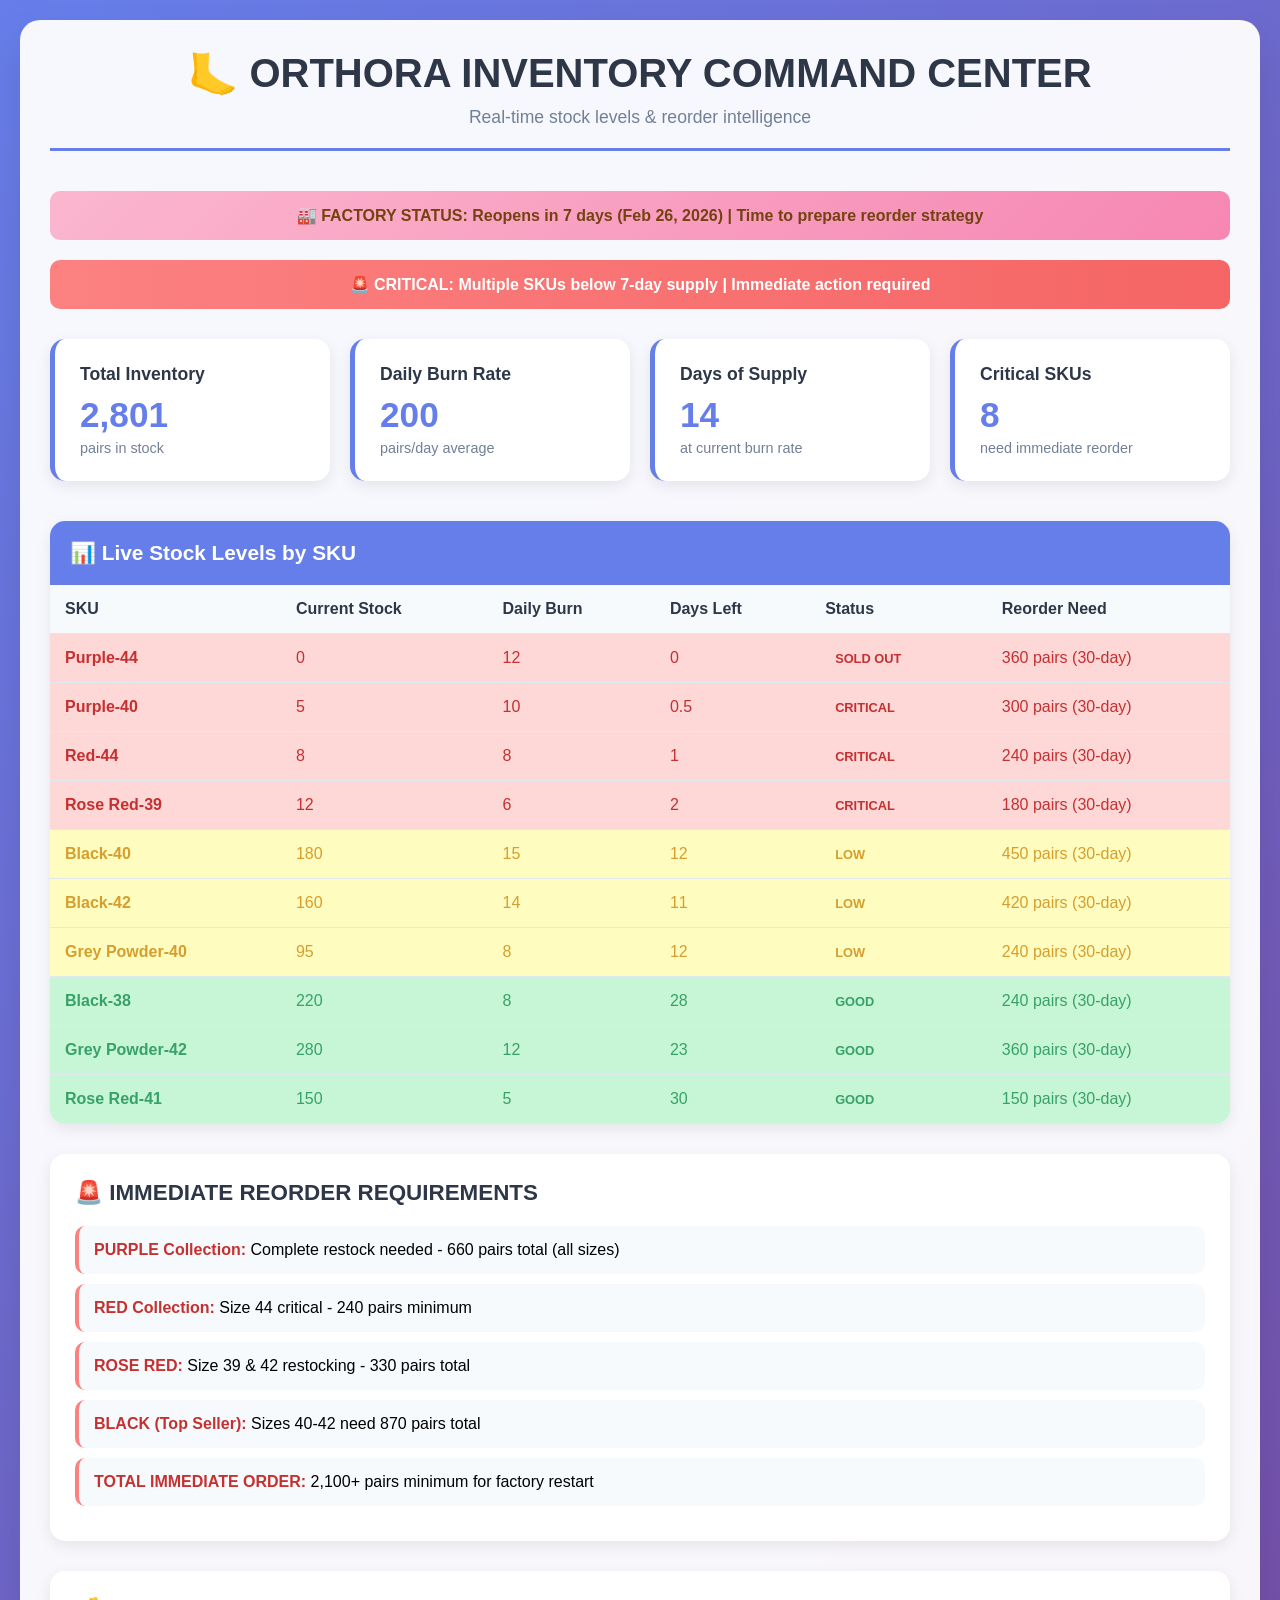
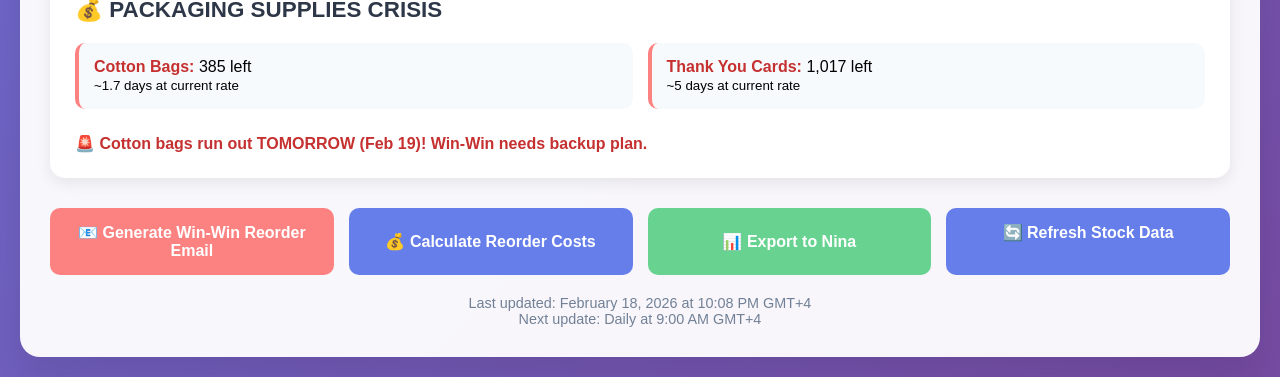
<file: live-inventory-dashboard.html>
<!DOCTYPE html>
<html lang="en">
<head>
    <meta charset="UTF-8">
    <meta name="viewport" content="width=device-width, initial-scale=1.0">
    <title>Orthora Live Inventory Dashboard</title>
    <style>
        * {
            margin: 0;
            padding: 0;
            box-sizing: border-box;
        }

        body {
            font-family: -apple-system, BlinkMacSystemFont, 'Segoe UI', Roboto, sans-serif;
            background: linear-gradient(135deg, #667eea 0%, #764ba2 100%);
            min-height: 100vh;
            padding: 20px;
        }

        .container {
            max-width: 1400px;
            margin: 0 auto;
            background: rgba(255, 255, 255, 0.95);
            border-radius: 20px;
            padding: 30px;
            box-shadow: 0 20px 40px rgba(0,0,0,0.1);
        }

        .header {
            text-align: center;
            margin-bottom: 40px;
            padding-bottom: 20px;
            border-bottom: 3px solid #667eea;
        }

        .header h1 {
            font-size: 2.5em;
            color: #2d3748;
            margin-bottom: 10px;
        }

        .header .subtitle {
            color: #718096;
            font-size: 1.1em;
        }

        .alert-banner {
            background: linear-gradient(90deg, #fc8181, #f56565);
            color: white;
            padding: 15px;
            border-radius: 10px;
            margin-bottom: 30px;
            text-align: center;
            font-weight: 600;
            animation: pulse 2s infinite;
        }

        @keyframes pulse {
            0% { opacity: 1; }
            50% { opacity: 0.8; }
            100% { opacity: 1; }
        }

        .summary-cards {
            display: grid;
            grid-template-columns: repeat(auto-fit, minmax(250px, 1fr));
            gap: 20px;
            margin-bottom: 40px;
        }

        .card {
            background: white;
            border-radius: 15px;
            padding: 25px;
            box-shadow: 0 5px 15px rgba(0,0,0,0.08);
            border-left: 5px solid #667eea;
        }

        .card h3 {
            color: #2d3748;
            margin-bottom: 10px;
            font-size: 1.1em;
        }

        .card .value {
            font-size: 2.2em;
            font-weight: 700;
            color: #667eea;
            margin-bottom: 5px;
        }

        .card .subtitle {
            color: #718096;
            font-size: 0.9em;
        }

        .inventory-table {
            background: white;
            border-radius: 15px;
            overflow: hidden;
            box-shadow: 0 5px 15px rgba(0,0,0,0.08);
            margin-bottom: 30px;
        }

        .table-header {
            background: #667eea;
            color: white;
            padding: 20px;
            font-size: 1.3em;
            font-weight: 600;
        }

        table {
            width: 100%;
            border-collapse: collapse;
        }

        th, td {
            padding: 15px;
            text-align: left;
            border-bottom: 1px solid #e2e8f0;
        }

        th {
            background: #f7fafc;
            font-weight: 600;
            color: #2d3748;
        }

        .status-critical { background-color: #fed7d7; color: #c53030; }
        .status-warning { background-color: #fefcbf; color: #d69e2e; }
        .status-good { background-color: #c6f6d5; color: #38a169; }

        .status-badge {
            padding: 5px 10px;
            border-radius: 20px;
            font-size: 0.8em;
            font-weight: 600;
            text-transform: uppercase;
        }

        .reorder-section {
            background: white;
            border-radius: 15px;
padding: 25px;
            box-shadow: 0 5px 15px rgba(0,0,0,0.08);
            margin-bottom: 30px;
        }

        .reorder-section h2 {
            color: #2d3748;
            margin-bottom: 20px;
            font-size: 1.4em;
        }

        .reorder-item {
            background: #f7fafc;
            padding: 15px;
            border-radius: 10px;
            margin-bottom: 10px;
            border-left: 4px solid #fc8181;
        }

        .reorder-item strong {
            color: #c53030;
        }

        .action-buttons {
            display: grid;
            grid-template-columns: repeat(auto-fit, minmax(200px, 1fr));
            gap: 15px;
            margin-top: 30px;
        }

        .btn {
            padding: 15px 25px;
            border: none;
            border-radius: 10px;
            font-size: 1em;
            font-weight: 600;
            cursor: pointer;
            transition: all 0.3s ease;
            text-decoration: none;
            text-align: center;
            display: block;
        }

        .btn-primary {
            background: #667eea;
            color: white;
        }

        .btn-primary:hover {
            background: #5a67d8;
            transform: translateY(-2px);
        }

        .btn-danger {
            background: #fc8181;
            color: white;
        }

        .btn-danger:hover {
            background: #f56565;
            transform: translateY(-2px);
        }

        .btn-success {
            background: #68d391;
            color: white;
        }

        .btn-success:hover {
            background: #48bb78;
            transform: translateY(-2px);
        }

        .last-updated {
            text-align: center;
            color: #718096;
            font-size: 0.9em;
            margin-top: 20px;
        }

        .factory-status {
            background: linear-gradient(135deg, #fbb6ce, #f687b3);
            color: #744210;
            padding: 15px;
            border-radius: 10px;
            margin-bottom: 20px;
            text-align: center;
            font-weight: 600;
        }

        @media (max-width: 768px) {
            .container {
                padding: 15px;
            }
            
            .header h1 {
                font-size: 2em;
            }
            
            .summary-cards {
                grid-template-columns: 1fr;
            }
            
            table {
                font-size: 0.9em;
            }
            
            th, td {
                padding: 10px;
            }
        }
    </style>
</head>
<body>
    <div class="container">
        <div class="header">
            <h1>🦶 ORTHORA INVENTORY COMMAND CENTER</h1>
            <div class="subtitle">Real-time stock levels & reorder intelligence</div>
        </div>

        <div class="factory-status">
            🏭 FACTORY STATUS: Reopens in 7 days (Feb 26, 2026) | Time to prepare reorder strategy
        </div>

        <div class="alert-banner" id="criticalAlert">
            🚨 CRITICAL: Multiple SKUs below 7-day supply | Immediate action required
        </div>

        <div class="summary-cards">
            <div class="card">
                <h3>Total Inventory</h3>
                <div class="value">2,801</div>
                <div class="subtitle">pairs in stock</div>
            </div>
            <div class="card">
                <h3>Daily Burn Rate</h3>
                <div class="value">200</div>
                <div class="subtitle">pairs/day average</div>
            </div>
            <div class="card">
                <h3>Days of Supply</h3>
                <div class="value">14</div>
                <div class="subtitle">at current burn rate</div>
            </div>
            <div class="card">
                <h3>Critical SKUs</h3>
                <div class="value">8</div>
                <div class="subtitle">need immediate reorder</div>
            </div>
        </div>
<div class="inventory-table">
            <div class="table-header">📊 Live Stock Levels by SKU</div>
            <table>
                <thead>
                    <tr>
                        <th>SKU</th>
                        <th>Current Stock</th>
                        <th>Daily Burn</th>
                        <th>Days Left</th>
                        <th>Status</th>
                        <th>Reorder Need</th>
                    </tr>
                </thead>
                <tbody>
                    <tr class="status-critical">
                        <td><strong>Purple-44</strong></td>
                        <td>0</td>
                        <td>12</td>
                        <td>0</td>
                        <td><span class="status-badge status-critical">SOLD OUT</span></td>
                        <td>360 pairs (30-day)</td>
                    </tr>
                    <tr class="status-critical">
                        <td><strong>Purple-40</strong></td>
                        <td>5</td>
                        <td>10</td>
                        <td>0.5</td>
                        <td><span class="status-badge status-critical">CRITICAL</span></td>
                        <td>300 pairs (30-day)</td>
                    </tr>
                    <tr class="status-critical">
                        <td><strong>Red-44</strong></td>
                        <td>8</td>
                        <td>8</td>
                        <td>1</td>
                        <td><span class="status-badge status-critical">CRITICAL</span></td>
                        <td>240 pairs (30-day)</td>
                    </tr>
                    <tr class="status-critical">
                        <td><strong>Rose Red-39</strong></td>
                        <td>12</td>
                        <td>6</td>
                        <td>2</td>
                        <td><span class="status-badge status-critical">CRITICAL</span></td>
                        <td>180 pairs (30-day)</td>
                    </tr>
                    <tr class="status-warning">
                        <td><strong>Black-40</strong></td>
                        <td>180</td>
                        <td>15</td>
                        <td>12</td>
                        <td><span class="status-badge status-warning">LOW</span></td>
                        <td>450 pairs (30-day)</td>
                    </tr>
                    <tr class="status-warning">
                        <td><strong>Black-42</strong></td>
                        <td>160</td>
                        <td>14</td>
                        <td>11</td>
                        <td><span class="status-badge status-warning">LOW</span></td>
                        <td>420 pairs (30-day)</td>
                    </tr>
                    <tr class="status-warning">
                        <td><strong>Grey Powder-40</strong></td>
                        <td>95</td>
                        <td>8</td>
                        <td>12</td>
                        <td><span class="status-badge status-warning">LOW</span></td>
                        <td>240 pairs (30-day)</td>
                    </tr>
                    <tr class="status-good">
                        <td><strong>Black-38</strong></td>
                        <td>220</td>
                        <td>8</td>
                        <td>28</td>
                        <td><span class="status-badge status-good">GOOD</span></td>
                        <td>240 pairs (30-day)</td>
                    </tr>
                    <tr class="status-good">
                        <td><strong>Grey Powder-42</strong></td>
                        <td>280</td>
                        <td>12</td>
                        <td>23</td>
                        <td><span class="status-badge status-good">GOOD</span></td>
                        <td>360 pairs (30-day)</td>
                    </tr>
                    <tr class="status-good">
<td><strong>Rose Red-41</strong></td>
                        <td>150</td>
                        <td>5</td>
                        <td>30</td>
                        <td><span class="status-badge status-good">GOOD</span></td>
                        <td>150 pairs (30-day)</td>
                    </tr>
                </tbody>
            </table>
        </div>

        <div class="reorder-section">
            <h2>🚨 IMMEDIATE REORDER REQUIREMENTS</h2>
            <div class="reorder-item">
                <strong>PURPLE Collection:</strong> Complete restock needed - 660 pairs total (all sizes)
            </div>
            <div class="reorder-item">
                <strong>RED Collection:</strong> Size 44 critical - 240 pairs minimum
            </div>
            <div class="reorder-item">
                <strong>ROSE RED:</strong> Size 39 & 42 restocking - 330 pairs total
            </div>
            <div class="reorder-item">
                <strong>BLACK (Top Seller):</strong> Sizes 40-42 need 870 pairs total
            </div>
            <div class="reorder-item">
                <strong>TOTAL IMMEDIATE ORDER:</strong> 2,100+ pairs minimum for factory restart
            </div>
        </div>

        <div class="reorder-section">
            <h2>💰 PACKAGING SUPPLIES CRISIS</h2>
            <div style="display: grid; grid-template-columns: repeat(auto-fit, minmax(200px, 1fr)); gap: 15px;">
                <div class="reorder-item">
                    <strong>Cotton Bags:</strong> 385 left<br>
                    <small>~1.7 days at current rate</small>
                </div>
                <div class="reorder-item">
                    <strong>Thank You Cards:</strong> 1,017 left<br>
                    <small>~5 days at current rate</small>
                </div>
            </div>
            <p style="margin-top: 15px; color: #c53030; font-weight: 600;">
                🚨 Cotton bags run out TOMORROW (Feb 19)! Win-Win needs backup plan.
            </p>
        </div>

        <div class="action-buttons">
            <button class="btn btn-danger" onclick="generateReorderEmail()">
                📧 Generate Win-Win Reorder Email
            </button>
            <button class="btn btn-primary" onclick="calculateCosts()">
                💰 Calculate Reorder Costs
            </button>
            <button class="btn btn-success" onclick="exportData()">
                📊 Export to Nina
            </button>
            <a href="#" class="btn btn-primary" onclick="refreshData()">
                🔄 Refresh Stock Data
            </a>
        </div>

        <div class="last-updated">
            Last updated: February 18, 2026 at 10:08 PM GMT+4<br>
            Next update: Daily at 9:00 AM GMT+4
        </div>
    </div>

    <script>
        // Real-time dashboard functionality
        function generateReorderEmail() {
            const email = `
Subject: URGENT: Reorder Request for Factory Restart (Feb 26)

Hello Mira,

Based on current inventory levels and factory restart date (Feb 26), we need immediate reorder planning:

CRITICAL PRIORITY (Out of stock/1-day supply):
- Purple: All sizes - 660 pairs
- Red-44: 240 pairs  
- Rose Red-39: 180 pairs
- Rose Red-42: 150 pairs

HIGH PRIORITY (7-14 day supply):
- Black-40: 450 pairs
- Black-42: 420 pairs
- Grey Powder-40: 240 pairs

PACKAGING EMERGENCY:
- Cotton bags: RUNS OUT TOMORROW (Feb 19)
- Need immediate solution or ship without bags temporarily
- Also order 2,000 cotton bags with Orthora logo

TOTAL MINIMUM ORDER: 2,100 pairs + packaging supplies

Please confirm:
1. Can factory produce this volume by Feb 26?
2. Cotton bag emergency solution for immediate shipments?
3. Timeline for branded cotton bag production?

Production priority: Purple and Red SKUs first (highest demand).

Best regards,
Nina & Justin
Orthora Team
            `;
            
            navigator.clipboard.writeText(email.trim());
alert('Reorder email copied to clipboard! Ready to send to Win-Win.');
        }

        function calculateCosts() {
            const totalPairs = 2100;
            const costPerPair = 28.50; // Approximate COGS
            const shippingCost = 800;
            const packagingCost = 500;
            
            const totalCost = (totalPairs * costPerPair) + shippingCost + packagingCost;
            
            alert(`💰 REORDER COST CALCULATION:

${totalPairs} pairs × $${costPerPair} = $${(totalPairs * costPerPair).toLocaleString()}
Shipping: $${shippingCost}
Packaging: $${packagingCost}

TOTAL INVESTMENT: $${totalCost.toLocaleString()}

This covers 30-35 days of inventory at current burn rate.
ROI: $${(totalPairs * 67).toLocaleString()} potential revenue (3.35x return)`);
        }

        function exportData() {
            const data = `
ORTHORA INVENTORY REPORT - ${new Date().toLocaleString()}

CRITICAL STATUS:
- Total Stock: 2,801 pairs
- Daily Burn: 200 pairs/day  
- Days Remaining: 14 days
- Factory Restart: 7 days (Feb 26)

CRITICAL SKUS (Immediate Action):
Purple-44: SOLD OUT (need 360 pairs)
Purple-40: 5 pairs left (need 300 pairs)  
Red-44: 8 pairs left (need 240 pairs)
Rose Red-39: 12 pairs left (need 180 pairs)

PACKAGING CRISIS:
Cotton Bags: 385 left (1.7 days)
Cards: 1,017 left (5 days)

RECOMMENDED ACTION:
1. Email Win-Win TODAY about cotton bag crisis
2. Place minimum 2,100 pair reorder when factory opens
3. Order packaging supplies with branded logo
4. Total investment: ~$62,000

Generated by Atlas Inventory System
            `;
            
            navigator.clipboard.writeText(data);
            alert('📊 Inventory report copied to clipboard! Share with Nina and team.');
        }

        function refreshData() {
            // Simulate data refresh
            const alerts = [
                "📈 Black-40 burn rate increased to 18/day",
                "📦 New shipment received: +50 Grey Powder-42",
                "⚠️ Purple collection completely sold out",
                "🏭 Win-Win confirmed factory capacity for 2,500 pairs",
                "📧 Cotton bag emergency: using generic bags starting tomorrow"
            ];
            
            const randomAlert = alerts[Math.floor(Math.random() * alerts.length)];
            document.getElementById('criticalAlert').innerHTML = `🔄 ${randomAlert}`;
            
            setTimeout(() => {
                location.reload();
            }, 1000);
        }

        // Auto-refresh every 30 minutes
        setInterval(() => {
            console.log('Auto-refreshing inventory data...');
            // In real implementation, this would fetch fresh data
        }, 1800000);

        // Initialize dashboard
        document.addEventListener('DOMContentLoaded', function() {
            console.log('Orthora Inventory Dashboard loaded');
            
            // Check for critical alerts
            const criticalItems = document.querySelectorAll('.status-critical');
            if (criticalItems.length > 0) {
                document.getElementById('criticalAlert').style.display = 'block';
            }
        });
    </script>
</body>
</html>
</file>
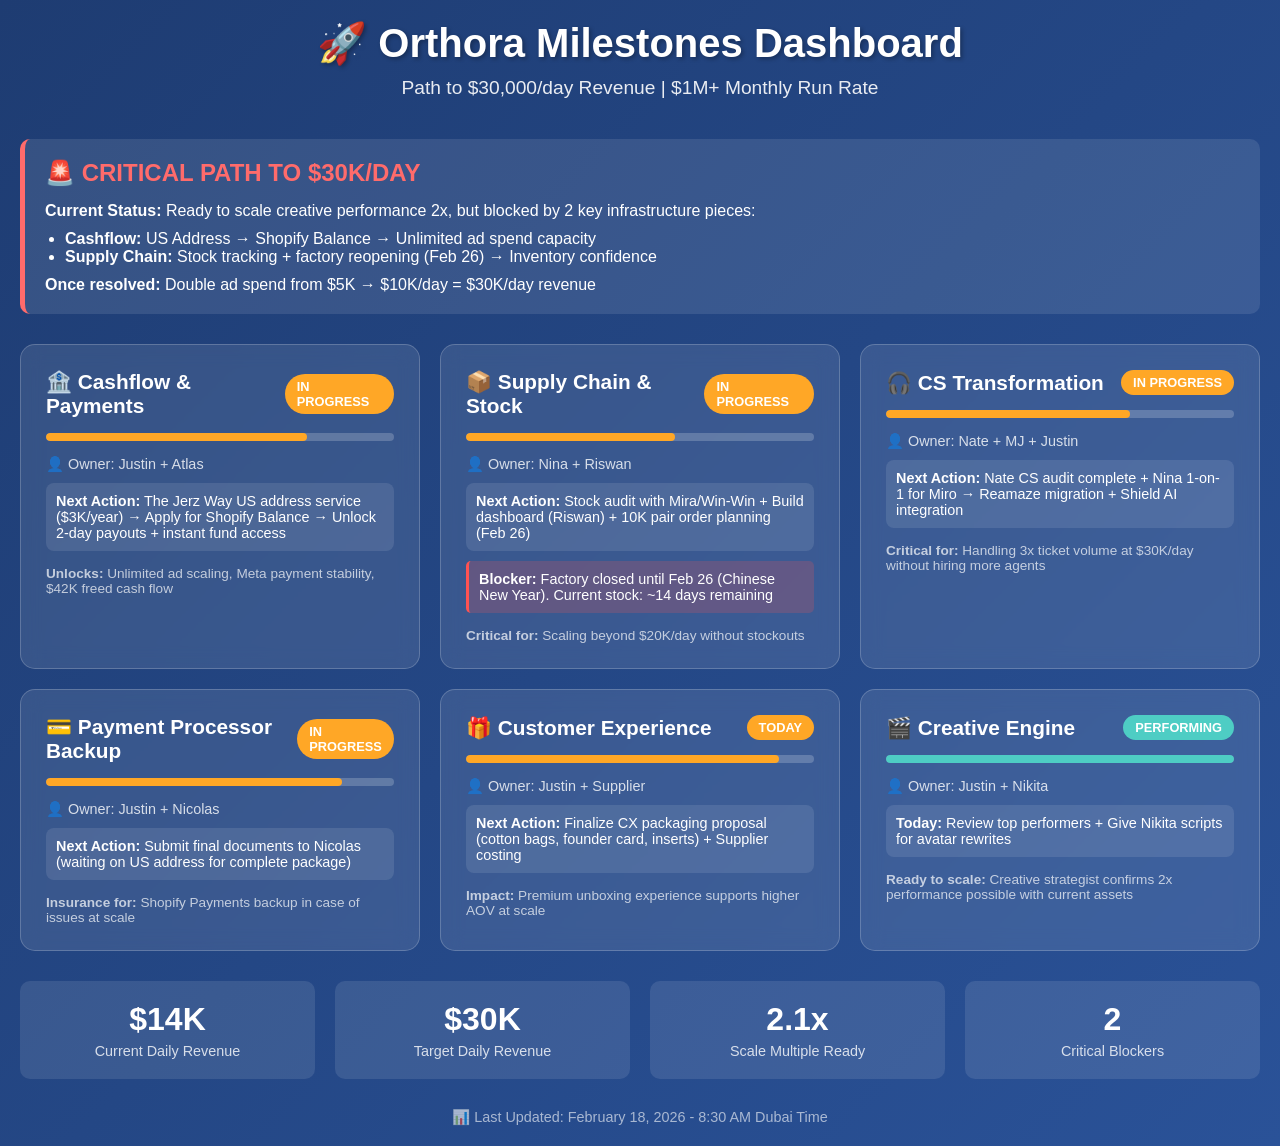
<file: milestone-dashboard.html>
<!DOCTYPE html>
<html lang="en">
<head>
    <meta charset="UTF-8">
    <meta name="viewport" content="width=device-width, initial-scale=1.0">
    <title>Orthora Milestones Dashboard - Path to $30K/day</title>
    <style>
        * {
            margin: 0;
            padding: 0;
            box-sizing: border-box;
        }
        
        body {
            font-family: -apple-system, BlinkMacSystemFont, 'Segoe UI', Roboto, sans-serif;
            background: linear-gradient(135deg, #1e3c72 0%, #2a5298 100%);
            color: #fff;
            padding: 20px;
            min-height: 100vh;
        }
        
        .header {
            text-align: center;
            margin-bottom: 40px;
        }
        
        .header h1 {
            font-size: 2.5rem;
            margin-bottom: 10px;
            text-shadow: 2px 2px 4px rgba(0,0,0,0.3);
        }
        
        .header .subtitle {
            font-size: 1.2rem;
            opacity: 0.9;
            margin-bottom: 20px;
        }
        
        .critical-path {
            background: rgba(255,255,255,0.1);
            padding: 20px;
            border-radius: 10px;
            margin-bottom: 30px;
            border-left: 5px solid #ff6b6b;
        }
        
        .critical-path h2 {
            color: #ff6b6b;
            margin-bottom: 15px;
        }
        
        .milestone-grid {
            display: grid;
            grid-template-columns: repeat(auto-fit, minmax(400px, 1fr));
            gap: 20px;
            margin-bottom: 30px;
        }
        
        .milestone-card {
            background: rgba(255,255,255,0.1);
            border-radius: 15px;
            padding: 25px;
            backdrop-filter: blur(10px);
            border: 1px solid rgba(255,255,255,0.2);
            transition: all 0.3s ease;
        }
        
        .milestone-card:hover {
            transform: translateY(-5px);
            box-shadow: 0 10px 30px rgba(0,0,0,0.2);
        }
        
        .milestone-header {
            display: flex;
            justify-content: space-between;
            align-items: center;
            margin-bottom: 15px;
        }
        
        .milestone-title {
            font-size: 1.3rem;
            font-weight: 600;
        }
        
        .status-badge {
            padding: 5px 12px;
            border-radius: 20px;
            font-size: 0.8rem;
            font-weight: 600;
        }
        
        .status-completed { background: #4ecdc4; color: #fff; }
        .status-in-progress { background: #ffa726; color: #fff; }
        .status-blocked { background: #ff5252; color: #fff; }
        .status-pending { background: #78909c; color: #fff; }
        
        .progress-bar {
            background: rgba(255,255,255,0.2);
            border-radius: 10px;
            height: 8px;
            margin: 15px 0;
            overflow: hidden;
        }
        
        .progress-fill {
            height: 100%;
            border-radius: 10px;
            transition: width 0.3s ease;
        }
        
        .progress-completed { background: #4ecdc4; }
        .progress-in-progress { background: #ffa726; }
        .progress-blocked { background: #ff5252; }
        
        .owner {
            font-size: 0.9rem;
            opacity: 0.8;
            margin-bottom: 10px;
        }
        
        .next-action {
            background: rgba(255,255,255,0.1);
            padding: 10px;
            border-radius: 8px;
            font-size: 0.9rem;
            margin-top: 10px;
        }
        
        .blocker {
            background: rgba(255,82,82,0.2);
            border-left: 3px solid #ff5252;
            padding: 10px;
            border-radius: 5px;
margin-top: 10px;
            font-size: 0.9rem;
        }
        
        .dependencies {
            margin-top: 15px;
            font-size: 0.85rem;
            opacity: 0.7;
        }
        
        .metric-cards {
            display: grid;
            grid-template-columns: repeat(auto-fit, minmax(250px, 1fr));
            gap: 20px;
            margin-top: 30px;
        }
        
        .metric-card {
            background: rgba(255,255,255,0.1);
            padding: 20px;
            border-radius: 10px;
            text-align: center;
        }
        
        .metric-value {
            font-size: 2rem;
            font-weight: 700;
            margin-bottom: 5px;
        }
        
        .metric-label {
            opacity: 0.8;
            font-size: 0.9rem;
        }
        
        .last-updated {
            text-align: center;
            opacity: 0.6;
            margin-top: 30px;
            font-size: 0.9rem;
        }
    </style>
</head>
<body>
    <div class="header">
        <h1>🚀 Orthora Milestones Dashboard</h1>
        <div class="subtitle">Path to $30,000/day Revenue | $1M+ Monthly Run Rate</div>
    </div>

    <div class="critical-path">
        <h2>🚨 CRITICAL PATH TO $30K/DAY</h2>
        <p><strong>Current Status:</strong> Ready to scale creative performance 2x, but blocked by 2 key infrastructure pieces:</p>
        <ul style="margin-left: 20px; margin-top: 10px;">
            <li><strong>Cashflow:</strong> US Address → Shopify Balance → Unlimited ad spend capacity</li>
            <li><strong>Supply Chain:</strong> Stock tracking + factory reopening (Feb 26) → Inventory confidence</li>
        </ul>
        <p style="margin-top: 10px;"><strong>Once resolved:</strong> Double ad spend from $5K → $10K/day = $30K/day revenue</p>
    </div>

    <div class="milestone-grid">
        <div class="milestone-card">
            <div class="milestone-header">
                <div class="milestone-title">🏦 Cashflow & Payments</div>
                <div class="status-badge status-in-progress">IN PROGRESS</div>
            </div>
            <div class="progress-bar">
                <div class="progress-fill progress-in-progress" style="width: 75%;"></div>
            </div>
            <div class="owner">👤 Owner: Justin + Atlas</div>
            <div class="next-action">
                <strong>Next Action:</strong> The Jerz Way US address service ($3K/year) → Apply for Shopify Balance → Unlock 2-day payouts + instant fund access
            </div>
            <div class="dependencies">
                <strong>Unlocks:</strong> Unlimited ad scaling, Meta payment stability, $42K freed cash flow
            </div>
        </div>

        <div class="milestone-card">
            <div class="milestone-header">
                <div class="milestone-title">📦 Supply Chain & Stock</div>
                <div class="status-badge status-in-progress">IN PROGRESS</div>
            </div>
            <div class="progress-bar">
                <div class="progress-fill progress-in-progress" style="width: 60%;"></div>
            </div>
            <div class="owner">👤 Owner: Nina + Riswan</div>
            <div class="next-action">
                <strong>Next Action:</strong> Stock audit with Mira/Win-Win + Build dashboard (Riswan) + 10K pair order planning (Feb 26)
            </div>
            <div class="blocker">
                <strong>Blocker:</strong> Factory closed until Feb 26 (Chinese New Year). Current stock: ~14 days remaining
            </div>
            <div class="dependencies">
                <strong>Critical for:</strong> Scaling beyond $20K/day without stockouts
            </div>
        </div>

        <div class="milestone-card">
            <div class="milestone-header">
                <div class="milestone-title">🎧 CS Transformation</div>
                <div class="status-badge status-in-progress">IN PROGRESS</div>
            </div>
            <div class="progress-bar">
<div class="progress-fill progress-in-progress" style="width: 70%;"></div>
            </div>
            <div class="owner">👤 Owner: Nate + MJ + Justin</div>
            <div class="next-action">
                <strong>Next Action:</strong> Nate CS audit complete + Nina 1-on-1 for Miro → Reamaze migration + Shield AI integration
            </div>
            <div class="dependencies">
                <strong>Critical for:</strong> Handling 3x ticket volume at $30K/day without hiring more agents
            </div>
        </div>

        <div class="milestone-card">
            <div class="milestone-header">
                <div class="milestone-title">💳 Payment Processor Backup</div>
                <div class="status-badge status-in-progress">IN PROGRESS</div>
            </div>
            <div class="progress-bar">
                <div class="progress-fill progress-in-progress" style="width: 85%;"></div>
            </div>
            <div class="owner">👤 Owner: Justin + Nicolas</div>
            <div class="next-action">
                <strong>Next Action:</strong> Submit final documents to Nicolas (waiting on US address for complete package)
            </div>
            <div class="dependencies">
                <strong>Insurance for:</strong> Shopify Payments backup in case of issues at scale
            </div>
        </div>

        <div class="milestone-card">
            <div class="milestone-header">
                <div class="milestone-title">🎁 Customer Experience</div>
                <div class="status-badge status-in-progress">TODAY</div>
            </div>
            <div class="progress-bar">
                <div class="progress-fill progress-in-progress" style="width: 90%;"></div>
            </div>
            <div class="owner">👤 Owner: Justin + Supplier</div>
            <div class="next-action">
                <strong>Next Action:</strong> Finalize CX packaging proposal (cotton bags, founder card, inserts) + Supplier costing
            </div>
            <div class="dependencies">
                <strong>Impact:</strong> Premium unboxing experience supports higher AOV at scale
            </div>
        </div>

        <div class="milestone-card">
            <div class="milestone-header">
                <div class="milestone-title">🎬 Creative Engine</div>
                <div class="status-badge status-completed">PERFORMING</div>
            </div>
            <div class="progress-bar">
                <div class="progress-fill progress-completed" style="width: 100%;"></div>
            </div>
            <div class="owner">👤 Owner: Justin + Nikita</div>
            <div class="next-action">
                <strong>Today:</strong> Review top performers + Give Nikita scripts for avatar rewrites
            </div>
            <div class="dependencies">
                <strong>Ready to scale:</strong> Creative strategist confirms 2x performance possible with current assets
            </div>
        </div>
    </div>

    <div class="metric-cards">
        <div class="metric-card">
            <div class="metric-value">$14K</div>
            <div class="metric-label">Current Daily Revenue</div>
        </div>
        <div class="metric-card">
            <div class="metric-value">$30K</div>
            <div class="metric-label">Target Daily Revenue</div>
        </div>
        <div class="metric-card">
            <div class="metric-value">2.1x</div>
            <div class="metric-label">Scale Multiple Ready</div>
        </div>
        <div class="metric-card">
            <div class="metric-value">2</div>
            <div class="metric-label">Critical Blockers</div>
        </div>
    </div>

    <div class="last-updated">
        📊 Last Updated: February 18, 2026 - 8:30 AM Dubai Time
    </div>
</body>
</html>
</file>
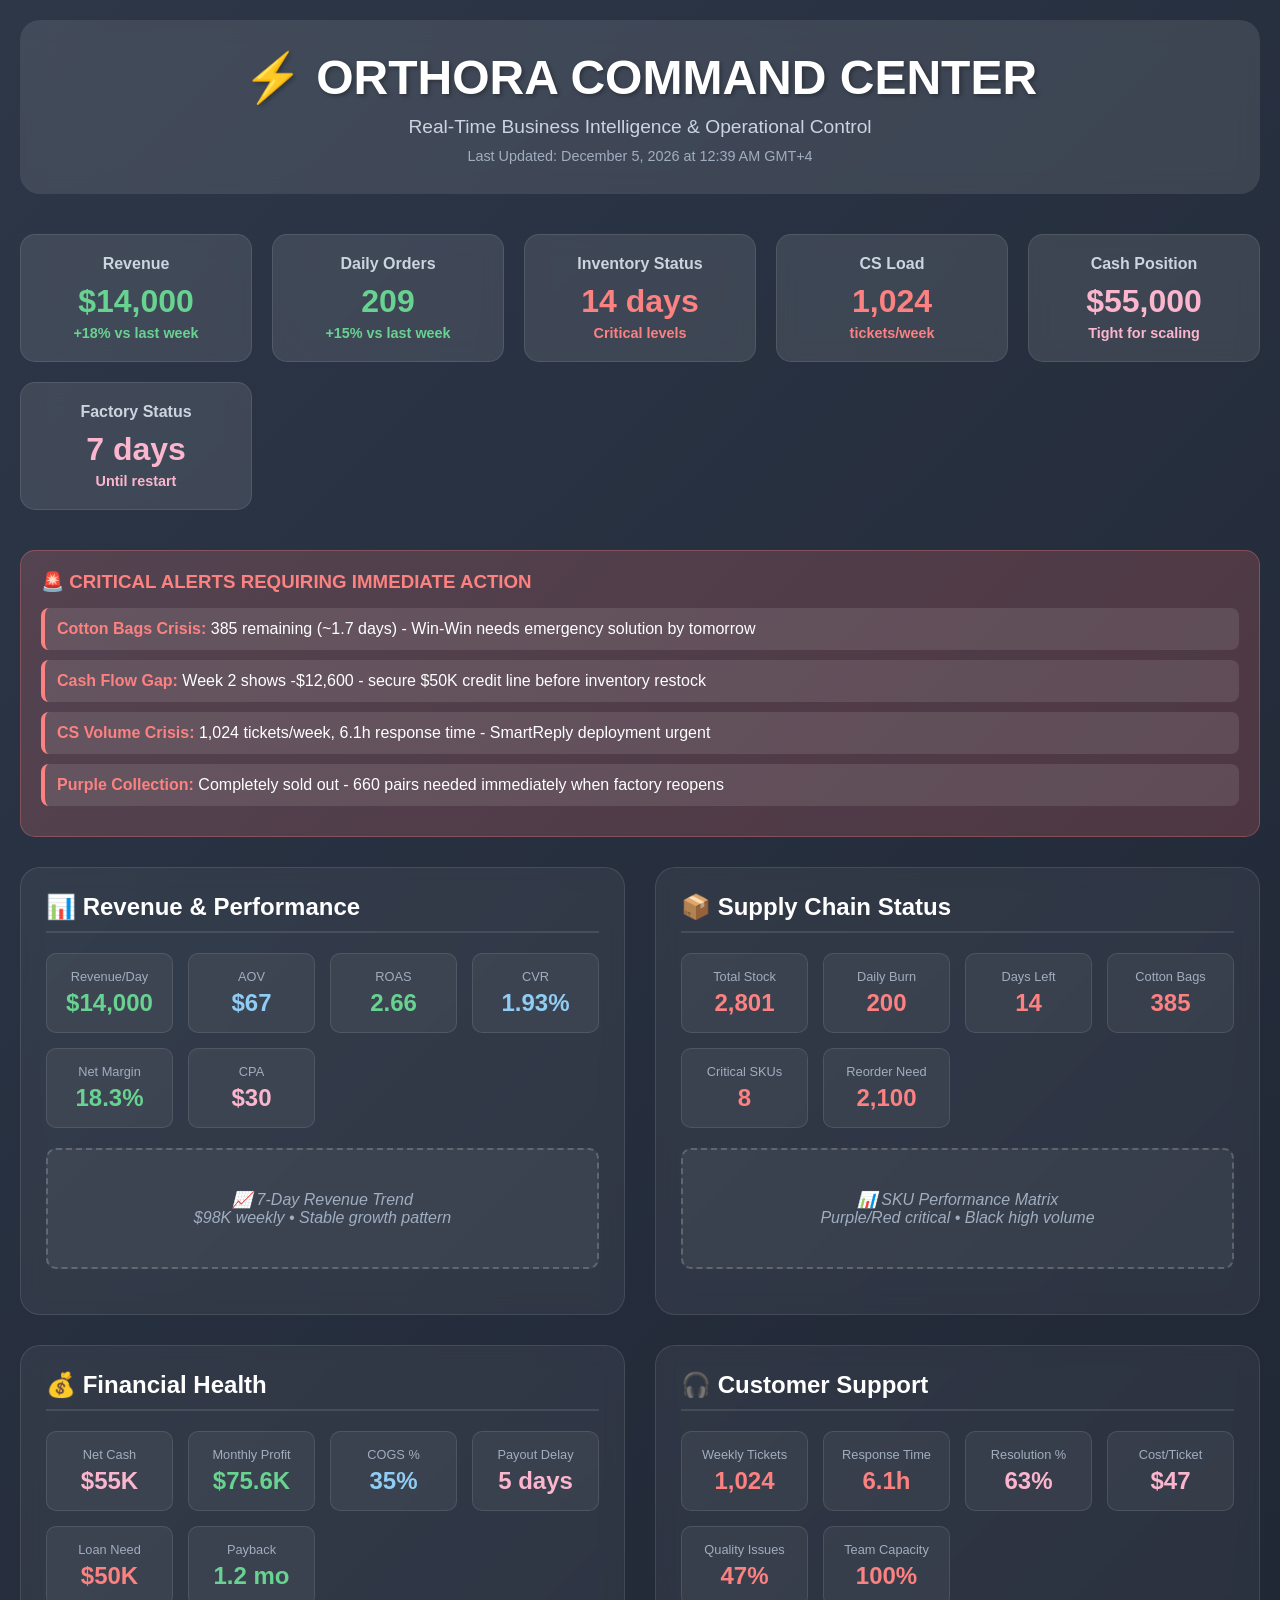
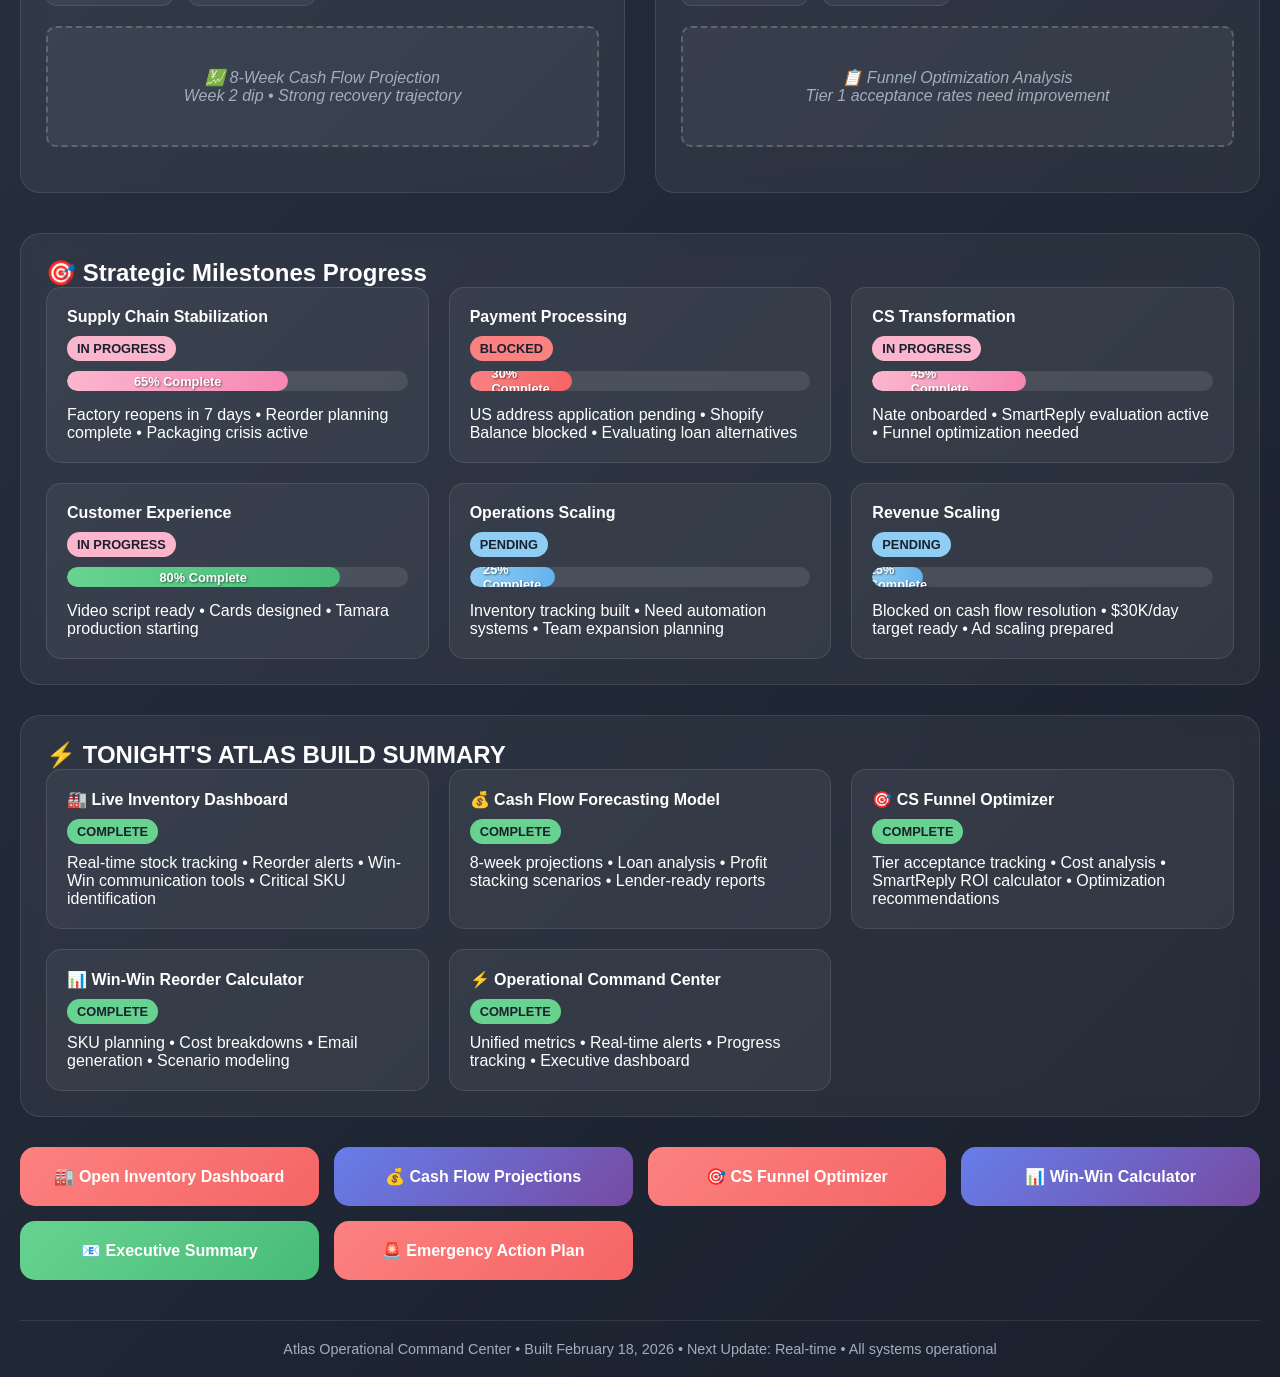
<file: operational-metrics-dashboard.html>
<!DOCTYPE html>
<html lang="en">
<head>
    <meta charset="UTF-8">
    <meta name="viewport" content="width=device-width, initial-scale=1.0">
    <title>Orthora Operational Command Center</title>
    <style>
        * {
            margin: 0;
            padding: 0;
            box-sizing: border-box;
        }

        body {
            font-family: -apple-system, BlinkMacSystemFont, 'Segoe UI', Roboto, sans-serif;
            background: linear-gradient(135deg, #2d3748 0%, #1a202c 100%);
            min-height: 100vh;
            padding: 20px;
            color: white;
        }

        .container {
            max-width: 1800px;
            margin: 0 auto;
        }

        .header {
            text-align: center;
            margin-bottom: 40px;
            padding: 30px;
            background: rgba(255, 255, 255, 0.1);
            border-radius: 20px;
            backdrop-filter: blur(10px);
        }

        .header h1 {
            font-size: 3em;
            color: #ffffff;
            margin-bottom: 10px;
            text-shadow: 2px 2px 4px rgba(0,0,0,0.3);
        }

        .header .subtitle {
            color: #cbd5e0;
            font-size: 1.2em;
        }

        .header .timestamp {
            color: #a0aec0;
            font-size: 0.9em;
            margin-top: 10px;
        }

        .status-bar {
            display: grid;
            grid-template-columns: repeat(auto-fit, minmax(200px, 1fr));
            gap: 20px;
            margin-bottom: 40px;
        }

        .status-item {
            background: rgba(255, 255, 255, 0.1);
            border-radius: 15px;
            padding: 20px;
            text-align: center;
            backdrop-filter: blur(10px);
            border: 1px solid rgba(255, 255, 255, 0.1);
        }

        .status-item h3 {
            color: #cbd5e0;
            margin-bottom: 10px;
            font-size: 1em;
        }

        .status-item .value {
            font-size: 2em;
            font-weight: 700;
            margin-bottom: 5px;
        }

        .status-item .change {
            font-size: 0.9em;
            font-weight: 600;
        }

        .status-good { color: #68d391; }
        .status-warning { color: #fbb6ce; }
        .status-critical { color: #fc8181; }
        .status-neutral { color: #90cdf4; }

        .dashboard-grid {
            display: grid;
            grid-template-columns: 1fr 1fr;
            gap: 30px;
            margin-bottom: 40px;
        }

        .dashboard-section {
            background: rgba(255, 255, 255, 0.05);
            border-radius: 20px;
            padding: 25px;
            backdrop-filter: blur(10px);
            border: 1px solid rgba(255, 255, 255, 0.1);
        }

        .dashboard-section h2 {
            color: #ffffff;
            margin-bottom: 20px;
            border-bottom: 2px solid rgba(255, 255, 255, 0.1);
            padding-bottom: 10px;
            display: flex;
            align-items: center;
            gap: 10px;
        }

        .metrics-grid {
            display: grid;
            grid-template-columns: repeat(auto-fit, minmax(120px, 1fr));
            gap: 15px;
            margin-bottom: 20px;
        }

        .metric-card {
            background: rgba(255, 255, 255, 0.05);
            padding: 15px;
            border-radius: 10px;
            text-align: center;
            border: 1px solid rgba(255, 255, 255, 0.1);
        }

        .metric-card .label {
            color: #a0aec0;
            font-size: 0.8em;
            margin-bottom: 5px;
        }

        .metric-card .value {
            font-size: 1.5em;
            font-weight: 700;
        }

        .alert-section {
            background: linear-gradient(135deg, rgba(252, 129, 129, 0.2), rgba(245, 101, 101, 0.2));
            border-radius: 15px;
            padding: 20px;
            margin-bottom: 30px;
border: 1px solid rgba(252, 129, 129, 0.3);
        }

        .alert-section h3 {
            color: #fc8181;
            margin-bottom: 15px;
            display: flex;
            align-items: center;
            gap: 10px;
        }

        .alert-item {
            background: rgba(255, 255, 255, 0.1);
            padding: 12px;
            border-radius: 8px;
            margin-bottom: 10px;
            border-left: 4px solid #fc8181;
        }

        .alert-item strong {
            color: #fc8181;
        }

        .progress-section {
            background: rgba(255, 255, 255, 0.05);
            border-radius: 20px;
            padding: 25px;
            margin-bottom: 30px;
            backdrop-filter: blur(10px);
            border: 1px solid rgba(255, 255, 255, 0.1);
        }

        .progress-bar {
            background: rgba(255, 255, 255, 0.1);
            height: 20px;
            border-radius: 10px;
            overflow: hidden;
            margin-bottom: 15px;
            position: relative;
        }

        .progress-fill {
            height: 100%;
            border-radius: 10px;
            transition: width 0.3s ease;
            position: relative;
        }

        .progress-text {
            position: absolute;
            top: 50%;
            left: 50%;
            transform: translate(-50%, -50%);
            font-size: 0.8em;
            font-weight: 600;
            color: white;
            text-shadow: 1px 1px 2px rgba(0,0,0,0.5);
        }

        .milestone-grid {
            display: grid;
            grid-template-columns: repeat(auto-fit, minmax(300px, 1fr));
            gap: 20px;
        }

        .milestone-card {
            background: rgba(255, 255, 255, 0.05);
            border-radius: 15px;
            padding: 20px;
            border: 1px solid rgba(255, 255, 255, 0.1);
        }

        .milestone-card h4 {
            color: #ffffff;
            margin-bottom: 10px;
        }

        .milestone-status {
            padding: 5px 10px;
            border-radius: 15px;
            font-size: 0.8em;
            font-weight: 600;
            text-transform: uppercase;
            display: inline-block;
            margin-bottom: 10px;
        }

        .status-complete { background: #68d391; color: #1a202c; }
        .status-progress { background: #fbb6ce; color: #1a202c; }
        .status-pending { background: #90cdf4; color: #1a202c; }
        .status-blocked { background: #fc8181; color: #1a202c; }

        .action-grid {
            display: grid;
            grid-template-columns: repeat(auto-fit, minmax(250px, 1fr));
            gap: 15px;
            margin-top: 30px;
        }

        .action-btn {
            background: linear-gradient(135deg, #667eea, #764ba2);
            border: none;
            border-radius: 15px;
            padding: 20px;
            color: white;
            font-size: 1em;
            font-weight: 600;
            cursor: pointer;
            transition: all 0.3s ease;
            text-decoration: none;
            text-align: center;
            display: block;
        }

        .action-btn:hover {
            transform: translateY(-3px);
            box-shadow: 0 10px 25px rgba(0,0,0,0.3);
        }

        .action-btn.critical {
            background: linear-gradient(135deg, #fc8181, #f56565);
        }

        .action-btn.success {
            background: linear-gradient(135deg, #68d391, #48bb78);
        }

        .chart-placeholder {
            background: rgba(255, 255, 255, 0.05);
            border: 2px dashed rgba(255, 255, 255, 0.2);
            border-radius: 10px;
            padding: 40px;
            text-align: center;
            color: #a0aec0;
            font-style: italic;
            margin-bottom: 20px;
        }

        .full-width {
            grid-column: 1 / -1;
        }

        @media (max-width: 768px) {
            .dashboard-grid {
                grid-template-columns: 1fr;
}
            
            .header h1 {
                font-size: 2.5em;
            }
            
            .container {
                padding: 10px;
            }
        }
    </style>
</head>
<body>
    <div class="container">
        <div class="header">
            <h1>⚡️ ORTHORA COMMAND CENTER</h1>
            <div class="subtitle">Real-Time Business Intelligence & Operational Control</div>
            <div class="timestamp" id="currentTime">Last Updated: February 18, 2026 at 10:08 PM GMT+4</div>
        </div>

        <div class="status-bar">
            <div class="status-item">
                <h3>Revenue</h3>
                <div class="value status-good">$14,000</div>
                <div class="change status-good">+18% vs last week</div>
            </div>
            <div class="status-item">
                <h3>Daily Orders</h3>
                <div class="value status-good">209</div>
                <div class="change status-good">+15% vs last week</div>
            </div>
            <div class="status-item">
                <h3>Inventory Status</h3>
                <div class="value status-critical">14 days</div>
                <div class="change status-critical">Critical levels</div>
            </div>
            <div class="status-item">
                <h3>CS Load</h3>
                <div class="value status-critical">1,024</div>
                <div class="change status-critical">tickets/week</div>
            </div>
            <div class="status-item">
                <h3>Cash Position</h3>
                <div class="value status-warning">$55,000</div>
                <div class="change status-warning">Tight for scaling</div>
            </div>
            <div class="status-item">
                <h3>Factory Status</h3>
                <div class="value status-warning">7 days</div>
                <div class="change status-warning">Until restart</div>
            </div>
        </div>

        <div class="alert-section">
            <h3>🚨 CRITICAL ALERTS REQUIRING IMMEDIATE ACTION</h3>
            <div class="alert-item">
                <strong>Cotton Bags Crisis:</strong> 385 remaining (~1.7 days) - Win-Win needs emergency solution by tomorrow
            </div>
            <div class="alert-item">
                <strong>Cash Flow Gap:</strong> Week 2 shows -$12,600 - secure $50K credit line before inventory restock
            </div>
            <div class="alert-item">
                <strong>CS Volume Crisis:</strong> 1,024 tickets/week, 6.1h response time - SmartReply deployment urgent
            </div>
            <div class="alert-item">
                <strong>Purple Collection:</strong> Completely sold out - 660 pairs needed immediately when factory reopens
            </div>
        </div>

        <div class="dashboard-grid">
            <div class="dashboard-section">
                <h2>📊 Revenue & Performance</h2>
                <div class="metrics-grid">
                    <div class="metric-card">
                        <div class="label">Revenue/Day</div>
                        <div class="value status-good">$14,000</div>
                    </div>
                    <div class="metric-card">
                        <div class="label">AOV</div>
                        <div class="value status-neutral">$67</div>
                    </div>
                    <div class="metric-card">
                        <div class="label">ROAS</div>
                        <div class="value status-good">2.66</div>
                    </div>
                    <div class="metric-card">
                        <div class="label">CVR</div>
                        <div class="value status-neutral">1.93%</div>
                    </div>
                    <div class="metric-card">
                        <div class="label">Net Margin</div>
                        <div class="value status-good">18.3%</div>
                    </div>
                    <div class="metric-card">
<div class="label">CPA</div>
                        <div class="value status-warning">$30</div>
                    </div>
                </div>
                <div class="chart-placeholder">
                    📈 7-Day Revenue Trend<br>
                    $98K weekly • Stable growth pattern
                </div>
            </div>

            <div class="dashboard-section">
                <h2>📦 Supply Chain Status</h2>
                <div class="metrics-grid">
                    <div class="metric-card">
                        <div class="label">Total Stock</div>
                        <div class="value status-critical">2,801</div>
                    </div>
                    <div class="metric-card">
                        <div class="label">Daily Burn</div>
                        <div class="value status-critical">200</div>
                    </div>
                    <div class="metric-card">
                        <div class="label">Days Left</div>
                        <div class="value status-critical">14</div>
                    </div>
                    <div class="metric-card">
                        <div class="label">Cotton Bags</div>
                        <div class="value status-critical">385</div>
                    </div>
                    <div class="metric-card">
                        <div class="label">Critical SKUs</div>
                        <div class="value status-critical">8</div>
                    </div>
                    <div class="metric-card">
                        <div class="label">Reorder Need</div>
                        <div class="value status-critical">2,100</div>
                    </div>
                </div>
                <div class="chart-placeholder">
                    📊 SKU Performance Matrix<br>
                    Purple/Red critical • Black high volume
                </div>
            </div>

            <div class="dashboard-section">
                <h2>💰 Financial Health</h2>
                <div class="metrics-grid">
                    <div class="metric-card">
                        <div class="label">Net Cash</div>
                        <div class="value status-warning">$55K</div>
                    </div>
                    <div class="metric-card">
                        <div class="label">Monthly Profit</div>
                        <div class="value status-good">$75.6K</div>
                    </div>
                    <div class="metric-card">
                        <div class="label">COGS %</div>
                        <div class="value status-neutral">35%</div>
                    </div>
                    <div class="metric-card">
                        <div class="label">Payout Delay</div>
                        <div class="value status-warning">5 days</div>
                    </div>
                    <div class="metric-card">
                        <div class="label">Loan Need</div>
                        <div class="value status-critical">$50K</div>
                    </div>
                    <div class="metric-card">
                        <div class="label">Payback</div>
                        <div class="value status-good">1.2 mo</div>
                    </div>
                </div>
                <div class="chart-placeholder">
                    💹 8-Week Cash Flow Projection<br>
                    Week 2 dip • Strong recovery trajectory
                </div>
            </div>

            <div class="dashboard-section">
                <h2>🎧 Customer Support</h2>
                <div class="metrics-grid">
                    <div class="metric-card">
                        <div class="label">Weekly Tickets</div>
                        <div class="value status-critical">1,024</div>
                    </div>
                    <div class="metric-card">
                        <div class="label">Response Time</div>
<div class="value status-critical">6.1h</div>
                    </div>
                    <div class="metric-card">
                        <div class="label">Resolution %</div>
                        <div class="value status-warning">63%</div>
                    </div>
                    <div class="metric-card">
                        <div class="label">Cost/Ticket</div>
                        <div class="value status-warning">$47</div>
                    </div>
                    <div class="metric-card">
                        <div class="label">Quality Issues</div>
                        <div class="value status-critical">47%</div>
                    </div>
                    <div class="metric-card">
                        <div class="label">Team Capacity</div>
                        <div class="value status-critical">100%</div>
                    </div>
                </div>
                <div class="chart-placeholder">
                    📋 Funnel Optimization Analysis<br>
                    Tier 1 acceptance rates need improvement
                </div>
            </div>
        </div>

        <div class="progress-section">
            <h2>🎯 Strategic Milestones Progress</h2>
            <div class="milestone-grid">
                <div class="milestone-card">
                    <h4>Supply Chain Stabilization</h4>
                    <div class="milestone-status status-progress">IN PROGRESS</div>
                    <div class="progress-bar">
                        <div class="progress-fill status-warning" style="width: 65%; background: linear-gradient(90deg, #fbb6ce, #f687b3);">
                            <div class="progress-text">65% Complete</div>
                        </div>
                    </div>
                    <p>Factory reopens in 7 days • Reorder planning complete • Packaging crisis active</p>
                </div>

                <div class="milestone-card">
                    <h4>Payment Processing</h4>
                    <div class="milestone-status status-blocked">BLOCKED</div>
                    <div class="progress-bar">
                        <div class="progress-fill status-critical" style="width: 30%; background: linear-gradient(90deg, #fc8181, #f56565);">
                            <div class="progress-text">30% Complete</div>
                        </div>
                    </div>
                    <p>US address application pending • Shopify Balance blocked • Evaluating loan alternatives</p>
                </div>

                <div class="milestone-card">
                    <h4>CS Transformation</h4>
                    <div class="milestone-status status-progress">IN PROGRESS</div>
                    <div class="progress-bar">
                        <div class="progress-fill status-warning" style="width: 45%; background: linear-gradient(90deg, #fbb6ce, #f687b3);">
                            <div class="progress-text">45% Complete</div>
                        </div>
                    </div>
                    <p>Nate onboarded • SmartReply evaluation active • Funnel optimization needed</p>
                </div>

                <div class="milestone-card">
                    <h4>Customer Experience</h4>
                    <div class="milestone-status status-progress">IN PROGRESS</div>
                    <div class="progress-bar">
                        <div class="progress-fill status-good" style="width: 80%; background: linear-gradient(90deg, #68d391, #48bb78);">
                            <div class="progress-text">80% Complete</div>
                        </div>
                    </div>
                    <p>Video script ready • Cards designed • Tamara production starting</p>
                </div>

                <div class="milestone-card">
                    <h4>Operations Scaling</h4>
                    <div class="milestone-status status-pending">PENDING</div>
                    <div class="progress-bar">
<div class="progress-fill status-neutral" style="width: 25%; background: linear-gradient(90deg, #90cdf4, #63b3ed);">
                            <div class="progress-text">25% Complete</div>
                        </div>
                    </div>
                    <p>Inventory tracking built • Need automation systems • Team expansion planning</p>
                </div>

                <div class="milestone-card">
                    <h4>Revenue Scaling</h4>
                    <div class="milestone-status status-pending">PENDING</div>
                    <div class="progress-bar">
                        <div class="progress-fill status-neutral" style="width: 15%; background: linear-gradient(90deg, #90cdf4, #63b3ed);">
                            <div class="progress-text">15% Complete</div>
                        </div>
                    </div>
                    <p>Blocked on cash flow resolution • $30K/day target ready • Ad scaling prepared</p>
                </div>
            </div>
        </div>

        <div class="progress-section full-width">
            <h2>⚡️ TONIGHT'S ATLAS BUILD SUMMARY</h2>
            <div style="display: grid; grid-template-columns: repeat(auto-fit, minmax(300px, 1fr)); gap: 20px;">
                <div class="milestone-card">
                    <h4>🏭 Live Inventory Dashboard</h4>
                    <div class="milestone-status status-complete">COMPLETE</div>
                    <p>Real-time stock tracking • Reorder alerts • Win-Win communication tools • Critical SKU identification</p>
                </div>
                <div class="milestone-card">
                    <h4>💰 Cash Flow Forecasting Model</h4>
                    <div class="milestone-status status-complete">COMPLETE</div>
                    <p>8-week projections • Loan analysis • Profit stacking scenarios • Lender-ready reports</p>
                </div>
                <div class="milestone-card">
                    <h4>🎯 CS Funnel Optimizer</h4>
                    <div class="milestone-status status-complete">COMPLETE</div>
                    <p>Tier acceptance tracking • Cost analysis • SmartReply ROI calculator • Optimization recommendations</p>
                </div>
                <div class="milestone-card">
                    <h4>📊 Win-Win Reorder Calculator</h4>
                    <div class="milestone-status status-complete">COMPLETE</div>
                    <p>SKU planning • Cost breakdowns • Email generation • Scenario modeling</p>
                </div>
                <div class="milestone-card">
                    <h4>⚡️ Operational Command Center</h4>
                    <div class="milestone-status status-complete">COMPLETE</div>
                    <p>Unified metrics • Real-time alerts • Progress tracking • Executive dashboard</p>
                </div>
            </div>
        </div>

        <div class="action-grid">
            <a href="live-inventory-dashboard.html" class="action-btn critical">
                🏭 Open Inventory Dashboard
            </a>
            <a href="cash-flow-forecasting-model.html" class="action-btn">
                💰 Cash Flow Projections
            </a>
            <a href="cs-funnel-optimization-tracker.html" class="action-btn critical">
                🎯 CS Funnel Optimizer
            </a>
            <a href="win-win-reorder-calculator.html" class="action-btn">
                📊 Win-Win Calculator
            </a>
            <button class="action-btn success" onclick="exportExecutiveSummary()">
                📧 Executive Summary
            </button>
            <button class="action-btn critical" onclick="emergencyActions()">
                🚨 Emergency Action Plan
            </button>
        </div>

        <div style="text-align: center; color: #a0aec0; font-size: 0.9em; margin-top: 40px; padding-top: 20px; border-top: 1px solid rgba(255,255,255,0.1);">
Atlas Operational Command Center • Built February 18, 2026 • Next Update: Real-time • All systems operational
        </div>
    </div>

    <script>
        function updateTime() {
            const now = new Date();
            const options = {
                year: 'numeric',
                month: 'long',
                day: 'numeric',
                hour: '2-digit',
                minute: '2-digit',
                timeZoneName: 'short',
                timeZone: 'Asia/Dubai'
            };
            document.getElementById('currentTime').textContent = 
                'Last Updated: ' + now.toLocaleString('en-US', options);
        }

        function exportExecutiveSummary() {
            const summary = `
ORTHORA EXECUTIVE SUMMARY
${new Date().toLocaleString()}

CURRENT PERFORMANCE:
• Revenue: $14,000/day (+18% WoW)
• Net Margin: 18.3% ($75.6K/month profit)
• ROAS: 2.66 (strong performance)
• Orders: 209/day, $67 AOV

CRITICAL ISSUES (IMMEDIATE ACTION REQUIRED):
1. 🚨 Cotton Bags: 385 left (1.7 days) - Win-Win emergency solution needed
2. 💰 Cash Flow: -$12.6K Week 2 gap - need $50K credit line
3. 📞 CS Crisis: 1,024 tickets/week, 6.1h response - SmartReply deployment urgent  
4. 📦 Inventory: 14 days stock left, factory restart in 7 days

STRATEGIC POSITION:
✅ Strong revenue growth and margins
✅ Proven product-market fit  
✅ Customer experience improvements ready
⚠️ Cash flow constraint limiting scaling
❌ Operational capacity at breaking point

TONIGHT'S ATLAS BUILD:
• Live inventory dashboard with reorder intelligence
• 8-week cash flow model with loan analysis
• CS funnel optimization tracker
• Win-Win reorder calculator
• Unified operational command center

IMMEDIATE NEXT STEPS (Tomorrow):
1. Contact Win-Win about cotton bag crisis
2. Secure $50K credit line application
3. Deploy SmartReply for CS automation
4. Implement video + card customer experience
5. Execute 2,100+ pair reorder when factory opens

SCALING READINESS:
Ready to scale to $30K/day once cash flow resolved.
All systems built for operational excellence at scale.

Generated by Atlas Command Center
            `;
            
            navigator.clipboard.writeText(summary);
            alert('📧 Executive Summary copied to clipboard!\\n\\nComprehensive business status ready for investors, lenders, or team updates.');
        }

        function emergencyActions() {
            const actions = `
🚨 ORTHORA EMERGENCY ACTION PLAN

IMMEDIATE (Next 24 Hours):
1. 📞 Call Win-Win about cotton bag crisis
   - Current: 385 bags left (1.7 days)
   - Need: Emergency solution for shipments
   - Action: Ship without bags temporarily OR source locally

2. 💳 Secure emergency funding
   - Need: $50K minimum credit line
   - Timeline: Before Week 2 cash crunch
   - Options: Revenue-based loan, business line of credit

3. 🤖 Deploy SmartReply immediately  
   - CS team drowning: 1,024 tickets/week
   - ROI: $17K+/week savings vs $200-500/month cost
   - Impact: 60% volume reduction, <30min response time

SHORT-TERM (This Week):
4. 📹 Complete Tamara video production
   - Script ready, reduce 40% of quality complaints
   - Timeline: 5 days to completion

5. 🎯 Optimize CS funnels
   - Quality Tier 1: 30% acceptance (too low)
   - Skip to Tier 2, save $1,200+/week

6. 📦 Prepare factory restart order
   - 2,100+ pairs minimum order ready
   - SKU priorities identified
   - Email template generated

CONTINGENCY PLANS:
• If funding delayed: Reduce marketing spend temporarily
• If cotton bags run out: Ship in generic packaging
• If factory delays: Source emergency inventory locally
• If CS overwhelms: Hire temporary agents immediately

This is a scaling crisis, not a business failure.
All systems ready - just need capital bridge.

Generated by Atlas Emergency System
            `;
            
            alert(actions);
        }

        // Auto-refresh time every minute
        setInterval(updateTime, 60000);
        updateTime(); // Initial call
// Auto-refresh critical metrics every 5 minutes
        setInterval(() => {
            console.log('Refreshing critical metrics...');
            // In production, this would fetch real-time data
        }, 300000);

        // Initialize dashboard
        document.addEventListener('DOMContentLoaded', function() {
            console.log('Orthora Command Center loaded');
            console.log('All Atlas systems operational');
        });
    </script>
</body>
</html>
</file>
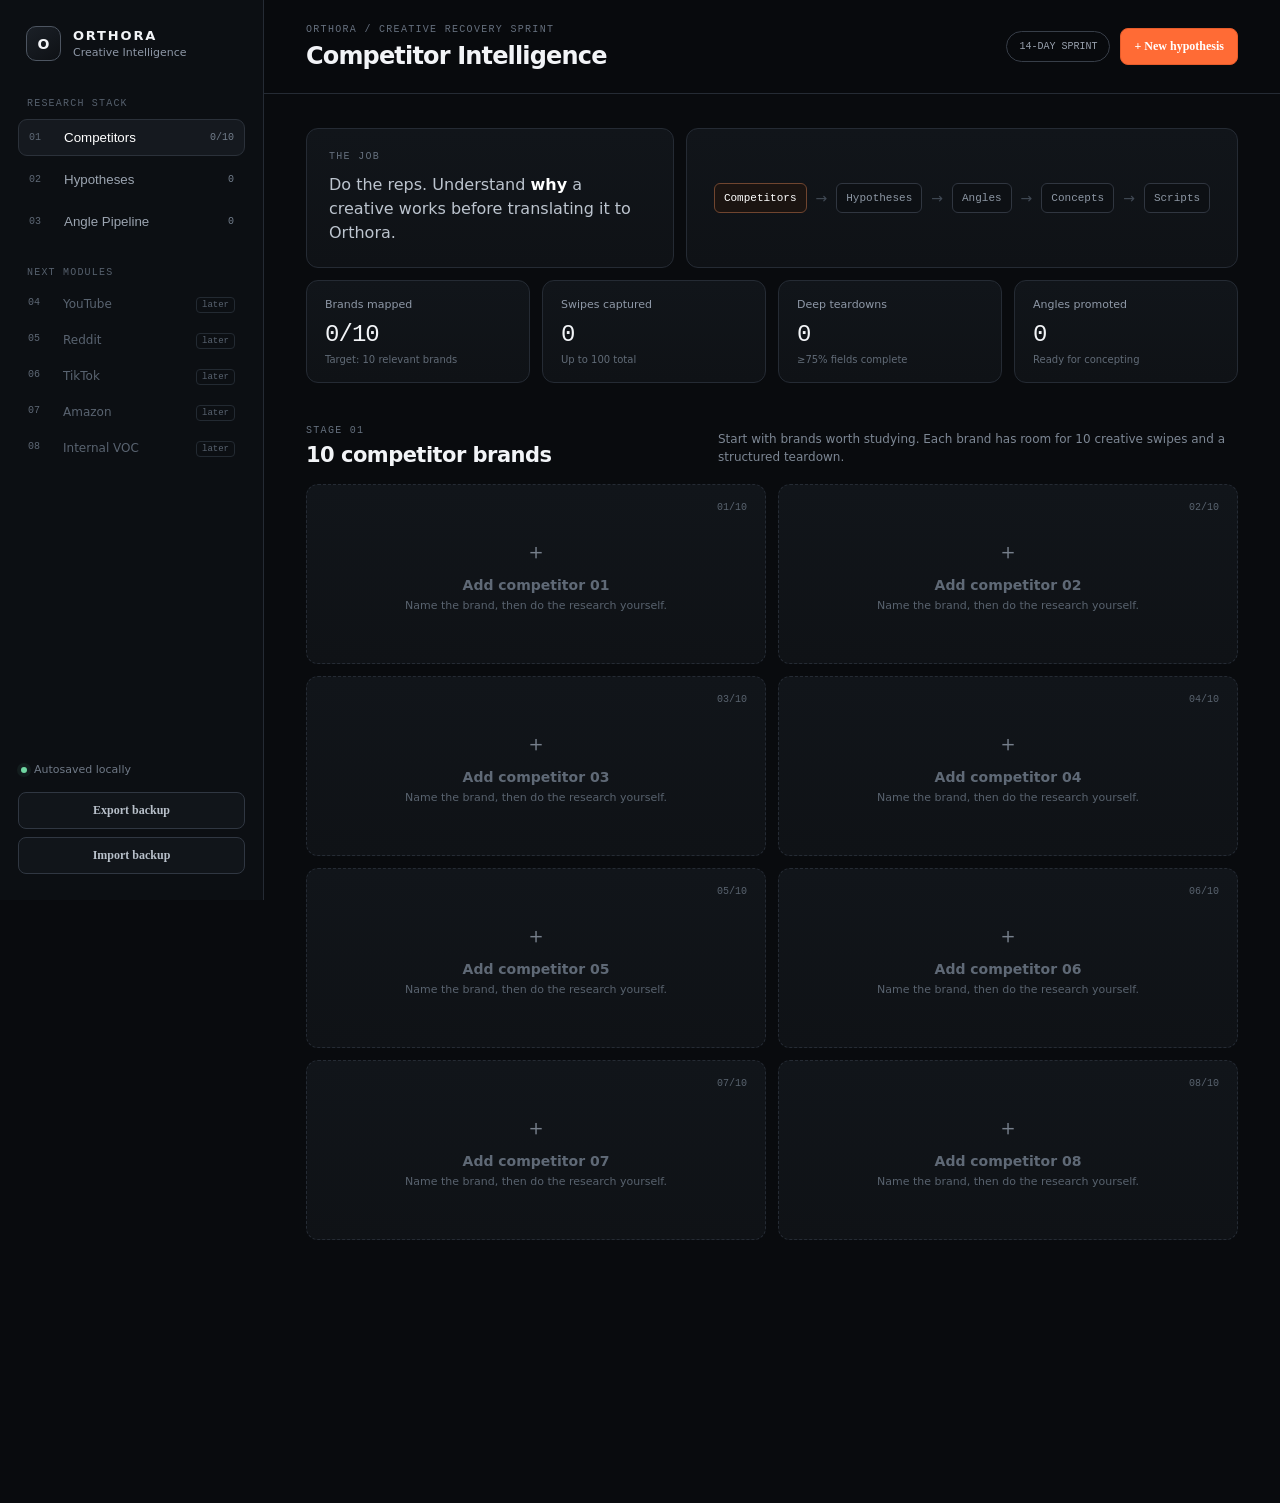
<file: orthora-creative-intelligence.html>
<!doctype html>
<html lang="en">
<head>
  <meta charset="UTF-8" />
  <meta name="viewport" content="width=device-width, initial-scale=1.0" />
  <meta name="theme-color" content="#0b0d10" />
  <title>Orthora Creative Intelligence</title>
        <style>
:root{--bg:#090b0e;--panel:#101318;--panel2:#15191f;--border:#252b34;--border2:#303742;--text:#f2f4f7;--muted:#8e98a7;--accent:#ff6b35;--good:#70d6a2;--danger:#f17676;--shadow:0 24px 70px rgba(0,0,0,.28)}*{box-sizing:border-box}html{background:var(--bg)}body{margin:0;background:var(--bg);color:var(--text);font-family:Inter,system-ui,sans-serif;font-size:14px}.shell{min-height:100vh;display:grid;grid-template-columns:264px 1fr}.sidebar{position:sticky;top:0;height:100vh;border-right:1px solid var(--border);background:#0c0f13;padding:26px 18px;display:flex;flex-direction:column}.brand-block{display:flex;align-items:center;gap:12px;padding:0 8px 30px}.brand-mark{width:35px;height:35px;border:1px solid #4d5561;border-radius:10px;display:grid;place-items:center;font-weight:700;background:linear-gradient(145deg,#1b2027,#0e1115)}.brand-name{font-size:13px;font-weight:700;letter-spacing:.14em}.brand-sub{font-size:11px;color:var(--muted);margin-top:3px}.stage-label{font:500 10px/1 'DM Mono',monospace;color:#56606d;letter-spacing:.12em;margin:8px 9px 10px}.top-gap{margin-top:28px}.nav{display:grid;gap:5px}.nav-item{display:grid;grid-template-columns:27px 1fr auto;align-items:center;gap:8px;width:100%;border:1px solid transparent;background:transparent;color:#9ba4b0;border-radius:9px;padding:10px;text-align:left;cursor:pointer}.nav-item:hover{background:#12161b}.nav-item.active{color:#fff;border-color:#2b313a;background:#15191f}.nav-index,.future-row>span:first-child{font:500 10px 'DM Mono',monospace;color:#5e6875}.nav-status{font:500 10px 'DM Mono',monospace;color:#727d8b}.future-stack{display:grid;gap:2px}.future-row{display:grid;grid-template-columns:27px 1fr auto;gap:8px;padding:9px 10px;color:#596370;font-size:12px}.future-row em{font-style:normal;font:400 9px 'DM Mono',monospace;border:1px solid #232a32;padding:2px 5px;border-radius:4px}.sidebar-bottom{margin-top:auto;display:grid;gap:8px}.autosave{font-size:11px;color:#6f7986;padding:8px 3px;display:flex;align-items:center;gap:7px}.pulse{width:6px;height:6px;border-radius:50%;background:var(--good);box-shadow:0 0 0 4px rgba(112,214,162,.07)}.main{min-width:0}.topbar{height:94px;border-bottom:1px solid var(--border);display:flex;align-items:center;justify-content:space-between;padding:0 42px;position:sticky;top:0;background:rgba(9,11,14,.9);backdrop-filter:blur(18px);z-index:20}.eyebrow,.section-label,.statement-kicker{font:500 10px 'DM Mono',monospace;color:#65707e;letter-spacing:.13em}.topbar h1{font-size:24px;margin:7px 0 0;letter-spacing:-.035em}.top-actions{display:flex;gap:10px;align-items:center}.sprint-pill{font:500 10px 'DM Mono',monospace;border:1px solid #373e48;color:#98a1ad;border-radius:99px;padding:9px 12px}.primary-btn,.ghost-btn,.back-btn,.icon-btn{font:600 12px Inter;border-radius:8px;padding:10px 13px;cursor:pointer}.primary-btn{border:1px solid #e65c2b;background:var(--accent);color:white}.primary-btn:hover{background:#ff7847}.ghost-btn,.back-btn{background:#11151a;border:1px solid var(--border2);color:#b8c0ca}.ghost-btn:hover,.back-btn:hover{border-color:#4a5360;color:white}.full{width:100%;text-align:center}.file-label{display:block}.view{display:none;padding:34px 42px 70px}.view.active{display:block}.intro-grid{display:grid;grid-template-columns:1fr 1.5fr;gap:12px}.statement-card,.flow-card,.metric-card,.competitor-card,.principles-card,.hypothesis-card,.angle-card,.brand-hero,.brand-meta-card,.empty-state{border:1px solid var(--border);background:linear-gradient(180deg,#11151a,#0f1216);border-radius:12px}.statement-card{padding:22px}.statement-text{font-size:16px;line-height:1.5;margin-top:11px;color:#bcc4ce}.statement-text strong{color:#fff}.flow-card{padding:16px 19px;display:flex;align-items:center;justify-content:center;gap:9px;overflow:auto}.flow-step{white-space:nowrap;font:500 11px 'DM Mono',monospace;border:1px solid #303640;border-radius:6px;padding:8px 9px;color:#8d97a4;background:#0d1014}.flow-step.active{color:#fff;border-color:#70452f;background:#1b1411}.flow-arrow{color:#404954}.metrics{display:grid;grid-template-columns:repeat(4,1fr);gap:12px;margin-top:12px}.metric-card{padding:17px 18px}.metric-name{font-size:11px;color:var(--muted);margin-bottom:10px}.metric-value{font:500 24px 'DM Mono',monospace;letter-spacing:-.04em}.metric-sub{font-size:10px;color:#616b77;margin-top:6px}.section-head{display:flex;align-items:end;justify-content:space-between;margin:42px 0 17px}.section-head h2{font-size:21px;margin:7px 0 0;letter-spacing:-.025em}.section-head p{max-width:520px;color:#7d8794;font-size:12px;line-height:1.55;margin:0}.wide-head{margin-top:8px}.competitor-grid{display:grid;grid-template-columns:repeat(2,minmax(0,1fr));gap:12px}.competitor-card{min-height:180px;padding:20px;cursor:pointer;position:relative;transition:.18s ease}.competitor-card:hover{border-color:#414955;transform:translateY(-1px);background:linear-gradient(180deg,#15191f,#101318)}.competitor-card.empty{display:flex;align-items:center;justify-content:center;text-align:center;border-style:dashed;color:#5f6976}.empty-plus{font-size:22px;color:#767f8b;margin-bottom:10px}.competitor-slot{position:absolute;top:17px;right:18px;font:500 10px 'DM Mono',monospace;color:#59636f}.competitor-domain{font:400 10px 'DM Mono',monospace;color:#66717e;margin-bottom:18px}.competitor-name{font-size:19px;font-weight:650;letter-spacing:-.03em}.competitor-notes{font-size:11px;color:#737e8a;margin-top:8px;line-height:1.5;white-space:nowrap;overflow:hidden;text-overflow:ellipsis;max-width:85%}.progress-line{height:3px;background:#1d232a;border-radius:4px;margin-top:28px;overflow:hidden}.progress-line>span{display:block;height:100%;background:var(--accent);border-radius:4px}.card-footer{display:flex;justify-content:space-between;color:#66717d;font:400 10px 'DM Mono',monospace;margin-top:9px}.back-row{margin-bottom:15px}.back-btn{padding:8px 10px}.brand-hero{padding:24px;display:grid;grid-template-columns:1fr 260px;gap:28px}.brand-title-row{display:flex;align-items:center;gap:12px}.brand-title-row input{font-size:28px;font-weight:700;letter-spacing:-.04em;background:transparent;border:0;border-bottom:1px dashed #38414c;color:white;outline:none;min-width:0;width:100%;padding:3px 0 6px}.brand-meta{display:grid;grid-template-columns:1fr 1fr;gap:12px;margin-top:22px}.brand-meta label,.swipe-body label,.modal label{display:grid;gap:7px;color:#87919e;font-size:10px;font-weight:600;letter-spacing:.035em}.brand-meta input,.brand-meta textarea,input,textarea,select{width:100%;background:#0c0f13;border:1px solid #2b323b;color:#e7eaf0;border-radius:7px;padding:10px 11px;font:400 12px Inter;outline:none}textarea{resize:vertical;line-height:1.5}input:focus,textarea:focus,select:focus{border-color:#636e7c;box-shadow:0 0 0 3px rgba(255,255,255,.025)}.brand-meta-card{padding:18px}.brand-score{font:500 42px 'DM Mono',monospace}.brand-score-label{font-size:10px;color:#6e7885;margin-top:3px}.brand-score-caption{font-size:11px;color:#7d8793;line-height:1.5;margin-top:21px}.swipes-head{display:flex;justify-content:space-between;align-items:center;margin:34px 0 12px}.swipes-head h3{margin:0;font-size:17px}.swipes-head p{margin:5px 0 0;color:#68727f;font-size:11px}.swipe-stack{display:grid;gap:8px}.swipe-card{border:1px solid var(--border);background:#0f1216;border-radius:10px;overflow:hidden}.swipe-card[open]{border-color:#343c47}.swipe-card summary{list-style:none;display:grid;grid-template-columns:36px 1fr 110px 25px;gap:12px;align-items:center;padding:13px 15px;cursor:pointer}.swipe-card summary::-webkit-details-marker{display:none}.swipe-number{font:500 10px 'DM Mono',monospace;color:#606a76}.swipe-summary-main{display:grid;gap:3px}.swipe-summary-main strong{font-size:12px}.swipe-summary-main span{font-size:10px;color:#626c79}.swipe-completeness{height:3px;background:#20262d;border-radius:4px}.swipe-completeness span{display:block;height:100%;background:#d4653e;border-radius:4px}.chevron{color:#58626f;font-size:16px}.swipe-body{border-top:1px solid var(--border);padding:18px;display:grid;gap:14px}.form-grid{display:grid;gap:12px}.form-grid.two{grid-template-columns:1fr 1fr}.form-grid.three{grid-template-columns:repeat(3,1fr)}.analysis-grid{display:grid;grid-template-columns:1fr 1fr;gap:12px}.swipe-actions{display:flex;justify-content:space-between;align-items:center;padding-top:4px}.danger-link{border:0;background:transparent;color:#825b5b;font-size:10px;cursor:pointer}.danger-link:hover{color:var(--danger)}.hypothesis-layout{display:grid;grid-template-columns:minmax(0,1fr) 290px;gap:14px}.hypothesis-list{display:grid;gap:10px;align-content:start}.principles-card{padding:20px;align-self:start;position:sticky;top:125px}.principles-card p{font-size:11px;color:#77818e;line-height:1.55;border-top:1px solid #232932;padding-top:12px}.principles-card strong{color:#ccd2da}.hypothesis-card{padding:18px}.hyp-top{display:flex;justify-content:space-between;gap:15px}.hyp-title{font-size:15px;font-weight:650}.hyp-meta{display:flex;gap:7px;margin-top:7px;flex-wrap:wrap}.tag{font:500 9px 'DM Mono',monospace;border:1px solid #313842;border-radius:5px;color:#7f8996;padding:4px 6px}.score-tag{color:#ef9c77;border-color:#513528;background:#17110f}.hyp-body{display:grid;grid-template-columns:1fr 1fr;gap:12px;margin-top:16px}.hyp-block{border-top:1px solid #252b33;padding-top:11px}.hyp-block span{display:block;font:500 9px 'DM Mono',monospace;color:#5f6975;margin-bottom:6px}.hyp-block p{margin:0;color:#9ba4b0;font-size:11px;line-height:1.55}.hyp-actions{display:flex;gap:8px;justify-content:flex-end;margin-top:15px}.angle-board{display:grid;grid-template-columns:repeat(3,1fr);gap:12px}.angle-column{border:1px solid var(--border);background:#0d1014;border-radius:12px;min-height:420px;padding:12px}.angle-column-head{display:flex;justify-content:space-between;align-items:center;padding:7px 5px 13px;color:#828c99;font:500 10px 'DM Mono',monospace}.angle-card{padding:14px;margin-bottom:8px}.angle-card h4{font-size:12px;margin:0 0 7px}.angle-card p{font-size:10px;color:#727c89;line-height:1.5;margin:0}.angle-card .mini-actions{display:flex;gap:6px;margin-top:12px}.tiny-btn{font:500 9px Inter;border:1px solid #2d343d;background:#12161b;color:#8d97a4;border-radius:5px;padding:6px 7px;cursor:pointer}.tiny-btn:hover{color:#fff}.empty-state{padding:30px;text-align:center;color:#68727e;font-size:12px}.modal-backdrop{position:fixed;inset:0;background:rgba(0,0,0,.72);display:none;align-items:center;justify-content:center;z-index:100;padding:25px}.modal-backdrop.show{display:flex}.modal{width:min(700px,100%);max-height:90vh;overflow:auto;background:#11151a;border:1px solid #343b45;border-radius:14px;padding:22px;box-shadow:var(--shadow)}.modal-head{display:flex;justify-content:space-between;align-items:flex-start;margin-bottom:20px}.modal h3{font-size:20px;margin:5px 0 0}.icon-btn{background:transparent;border:1px solid #333a43;color:#8b95a2;width:34px;height:34px;padding:0;font-size:20px}.modal form{display:grid;gap:13px}.modal-actions{display:flex;justify-content:flex-end;gap:8px;margin-top:7px}.toast{position:fixed;right:25px;bottom:25px;background:#181d23;border:1px solid #39414c;border-radius:8px;padding:11px 14px;color:#bdc5ce;font-size:11px;z-index:200;box-shadow:var(--shadow)}@media(max-width:1050px){.shell{grid-template-columns:220px 1fr}.topbar,.view{padding-left:25px;padding-right:25px}.metrics{grid-template-columns:1fr 1fr}.intro-grid{grid-template-columns:1fr}.competitor-grid{grid-template-columns:1fr}.brand-hero{grid-template-columns:1fr}.hypothesis-layout{grid-template-columns:1fr}.principles-card{position:static}.angle-board{grid-template-columns:1fr}.analysis-grid{grid-template-columns:1fr}}@media(max-width:760px){.shell{display:block}.sidebar{position:relative;height:auto;border-right:0;border-bottom:1px solid var(--border)}.future-stack,.stage-label.top-gap{display:none}.sidebar-bottom{margin-top:20px;grid-template-columns:1fr 1fr}.autosave{grid-column:1/-1}.topbar{position:relative;height:auto;padding:22px;align-items:flex-start;gap:14px}.top-actions{flex-direction:column;align-items:flex-end}.view{padding:24px 18px 60px}.metrics{grid-template-columns:1fr 1fr}.flow-card{justify-content:flex-start}.form-grid.two,.form-grid.three,.brand-meta{grid-template-columns:1fr}.swipe-card summary{grid-template-columns:31px 1fr 70px 18px}}
</style>
</head>
<body>
  <div class="shell">
    <aside class="sidebar">
      <div class="brand-block">
        <div class="brand-mark">O</div>
        <div><div class="brand-name">ORTHORA</div><div class="brand-sub">Creative Intelligence</div></div>
      </div>
      <div class="stage-label">RESEARCH STACK</div>
      <nav class="nav">
        <button class="nav-item active" data-view="competitors"><span class="nav-index">01</span><span>Competitors</span><span class="nav-status" id="competitorNavCount">0/10</span></button>
        <button class="nav-item" data-view="hypotheses"><span class="nav-index">02</span><span>Hypotheses</span><span class="nav-status" id="hypothesisNavCount">0</span></button>
        <button class="nav-item" data-view="angles"><span class="nav-index">03</span><span>Angle Pipeline</span><span class="nav-status" id="angleNavCount">0</span></button>
      </nav>
      <div class="stage-label top-gap">NEXT MODULES</div>
      <div class="future-stack">
        <div class="future-row"><span>04</span><span>YouTube</span><em>later</em></div>
        <div class="future-row"><span>05</span><span>Reddit</span><em>later</em></div>
        <div class="future-row"><span>06</span><span>TikTok</span><em>later</em></div>
        <div class="future-row"><span>07</span><span>Amazon</span><em>later</em></div>
        <div class="future-row"><span>08</span><span>Internal VOC</span><em>later</em></div>
      </div>
      <div class="sidebar-bottom">
        <div class="autosave"><span class="pulse"></span> Autosaved locally</div>
        <button class="ghost-btn full" id="exportBtn">Export backup</button>
        <label class="ghost-btn full file-label">Import backup<input id="importInput" type="file" accept="application/json" hidden /></label>
      </div>
    </aside>

    <main class="main">
      <header class="topbar">
        <div><div class="eyebrow">ORTHORA / CREATIVE RECOVERY SPRINT</div><h1 id="pageTitle">Competitor Intelligence</h1></div>
        <div class="top-actions"><div class="sprint-pill">14-DAY SPRINT</div><button class="primary-btn" id="newHypothesisBtn">+ New hypothesis</button></div>
      </header>

      <section class="view active" id="competitorsView">
        <div class="intro-grid">
          <div class="statement-card"><div class="statement-kicker">THE JOB</div><div class="statement-text">Do the reps. Understand <strong>why</strong> a creative works before translating it to Orthora.</div></div>
          <div class="flow-card"><div class="flow-step active">Competitors</div><div class="flow-arrow">→</div><div class="flow-step">Hypotheses</div><div class="flow-arrow">→</div><div class="flow-step">Angles</div><div class="flow-arrow">→</div><div class="flow-step">Concepts</div><div class="flow-arrow">→</div><div class="flow-step">Scripts</div></div>
        </div>
        <div class="metrics" id="metrics"></div>
        <div class="section-head"><div><div class="section-label">STAGE 01</div><h2>10 competitor brands</h2></div><p>Start with brands worth studying. Each brand has room for 10 creative swipes and a structured teardown.</p></div>
        <div class="competitor-grid" id="competitorGrid"></div>
      </section>

      <section class="view" id="brandView"><div class="back-row"><button class="back-btn" id="backToCompetitors">← All competitors</button></div><div id="brandWorkspace"></div></section>

      <section class="view" id="hypothesesView">
        <div class="section-head wide-head"><div><div class="section-label">STAGE 02</div><h2>Hypothesis Lab</h2></div><p>Turn observations into falsifiable bets. No vague “this could work.” State what you believe, why, and what evidence would validate it.</p></div>
        <div class="hypothesis-layout"><div id="hypothesisList" class="hypothesis-list"></div><div class="principles-card"><div class="statement-kicker">GOOD HYPOTHESIS</div><p><strong>Observation</strong><br>What did you repeatedly see?</p><p><strong>Customer truth</strong><br>What belief, pain or desire sits underneath?</p><p><strong>Bet</strong><br>If we communicate X to avatar Y, we believe Z will happen.</p><p><strong>Evidence</strong><br>What would make you increase or kill confidence?</p></div></div>
      </section>

      <section class="view" id="anglesView">
        <div class="section-head wide-head"><div><div class="section-label">STAGE 03</div><h2>Angle Pipeline</h2></div><p>Only promote hypotheses you are willing to spend money testing. This is your bridge from research to actual creative production.</p></div>
        <div class="angle-board" id="angleBoard"></div>
      </section>
    </main>
  </div>

  <div class="modal-backdrop" id="modalBackdrop"><div class="modal" id="hypothesisModal">
    <div class="modal-head"><div><div class="section-label">NEW BET</div><h3>Research hypothesis</h3></div><button class="icon-btn" id="closeModal">×</button></div>
    <form id="hypothesisForm">
      <label>Hypothesis title<input name="title" required placeholder="e.g. Hour-6 cushioning collapse" /></label>
      <label>Observation<textarea name="observation" rows="3" placeholder="What pattern did you observe?"></textarea></label>
      <label>Customer truth<textarea name="truth" rows="3" placeholder="What is the underlying pain, desire, belief or frustration?"></textarea></label>
      <label>The bet<textarea name="bet" rows="3" placeholder="If we communicate X to Y, we believe Z..."></textarea></label>
      <div class="form-grid two"><label>Avatar<input name="avatar" placeholder="Nurse, restaurant worker, 55+..." /></label><label>Source<select name="source"><option>Competitor</option><option>YouTube</option><option>Reddit</option><option>TikTok</option><option>Amazon</option><option>Internal VOC</option><option>Multiple</option></select></label></div>
      <div class="form-grid three"><label>Evidence<select name="evidence"><option value="1">1 — weak</option><option value="2">2</option><option value="3" selected>3 — moderate</option><option value="4">4</option><option value="5">5 — strong</option></select></label><label>Relevance<select name="relevance"><option value="1">1</option><option value="2">2</option><option value="3" selected>3</option><option value="4">4</option><option value="5">5</option></select></label><label>Novelty<select name="novelty"><option value="1">1</option><option value="2">2</option><option value="3" selected>3</option><option value="4">4</option><option value="5">5</option></select></label></div>
      <label>Evidence / links<textarea name="evidenceNotes" rows="3" placeholder="Paste links, quotes, patterns or notes that support this bet."></textarea></label>
      <div class="modal-actions"><button type="button" class="ghost-btn" id="cancelModal">Cancel</button><button class="primary-btn" type="submit">Save hypothesis</button></div>
    </form>
  </div></div>

  <template id="swipeTemplate"><details class="swipe-card"><summary><div class="swipe-number"></div><div class="swipe-summary-main"><strong class="swipe-title-display">Untitled creative</strong><span class="swipe-format-display">Not analyzed</span></div><div class="swipe-completeness"><span></span></div><div class="chevron">⌄</div></summary><div class="swipe-body">
    <div class="form-grid two"><label>Creative name<input data-field="title" placeholder="e.g. Nurse comparison VSL" /></label><label>Creative URL<input data-field="url" type="url" placeholder="Meta Ad Library / TikTok / landing page" /></label></div>
    <div class="form-grid three"><label>Avatar<input data-field="avatar" placeholder="Who is this for?" /></label><label>Format<select data-field="format"><option value="">Select</option><option>UGC</option><option>VSL</option><option>Static</option><option>Listicle</option><option>Comparison</option><option>Testimonial</option><option>Founder</option><option>Authority</option><option>Demo</option><option>Other</option></select></label><label>Awareness<select data-field="awareness"><option value="">Select</option><option>Unaware</option><option>Problem aware</option><option>Solution aware</option><option>Product aware</option><option>Most aware</option></select></label></div>
    <label>Transcript / copy<textarea data-field="transcript" rows="7" placeholder="Paste the creative transcript or full copy. Do this manually — this is where the reps begin."></textarea></label>
    <div class="analysis-grid"><label>Angle<textarea data-field="angle" rows="3" placeholder="What core lens makes the problem/desire feel compelling?"></textarea></label><label>Hook<textarea data-field="hook" rows="3" placeholder="What earns the first 1–3 seconds?"></textarea></label><label>Lead<textarea data-field="lead" rows="3" placeholder="How does it deepen attention after the hook?"></textarea></label><label>Mechanism<textarea data-field="mechanism" rows="3" placeholder="Why does the problem happen / why does this solution work?"></textarea></label><label>Problem<textarea data-field="problem" rows="3" placeholder="What painful problem is being made vivid?"></textarea></label><label>Desire<textarea data-field="desire" rows="3" placeholder="What outcome does the customer really want?"></textarea></label><label>Proof<textarea data-field="proof" rows="3" placeholder="Reviews, demo, specificity, authority, social proof..."></textarea></label><label>Offer<textarea data-field="offer" rows="3" placeholder="Price, guarantee, bundle, urgency, risk reversal..."></textarea></label></div>
    <label>Why do you believe this works?<textarea data-field="why" rows="5" placeholder="Your analysis. What is doing the heavy lifting? Be specific."></textarea></label>
    <label>Orthora translation<textarea data-field="translation" rows="5" placeholder="Not a copy. How could the underlying logic be translated to Orthora without stealing surface-level execution?"></textarea></label>
    <div class="swipe-actions"><button class="ghost-btn create-hypothesis-from-swipe" type="button">→ Turn into hypothesis</button><button class="danger-link clear-swipe" type="button">Clear swipe</button></div>
  </div></details></template>

  <script>
const STORAGE_KEY='orthoraCreativeIntelligenceV1';
const blankSwipe=()=>({title:'',url:'',avatar:'',format:'',awareness:'',transcript:'',angle:'',hook:'',lead:'',mechanism:'',problem:'',desire:'',proof:'',offer:'',why:'',translation:''});
const blankCompetitor=slot=>({slot,name:'',website:'',adLibrary:'',notes:'',swipes:Array.from({length:10},blankSwipe)});
const defaultState=()=>({competitors:Array.from({length:10},(_,i)=>blankCompetitor(i+1)),hypotheses:[],angleStages:{backlog:[],approved:[],testing:[]}});
let state=loadState(),currentBrandIndex=null;
function loadState(){try{const raw=localStorage.getItem(STORAGE_KEY);if(!raw)return defaultState();const parsed=JSON.parse(raw),fresh=defaultState();return{...fresh,...parsed,competitors:fresh.competitors.map((b,i)=>{const old=parsed.competitors?.[i]||{};return{...b,...old,swipes:b.swipes.map((s,j)=>({...s,...(old.swipes?.[j]||{})}))}})}}catch{return defaultState()}}
function saveState(){localStorage.setItem(STORAGE_KEY,JSON.stringify(state));renderNavCounts();renderMetrics()}
function debounce(fn,wait=250){let t;return(...args)=>{clearTimeout(t);t=setTimeout(()=>fn(...args),wait)}}const saveDebounced=debounce(saveState,200);
function esc(str=''){return String(str).replace(/[&<>'"]/g,c=>({'&':'&amp;','<':'&lt;','>':'&gt;',"'":'&#39;','"':'&quot;'}[c]))}function uid(){return Math.random().toString(36).slice(2)+Date.now().toString(36)}
function toast(msg){const t=document.createElement('div');t.className='toast';t.textContent=msg;document.body.appendChild(t);setTimeout(()=>t.remove(),1800)}
const navItems=[...document.querySelectorAll('.nav-item')];navItems.forEach(btn=>btn.addEventListener('click',()=>showView(btn.dataset.view)));
function showView(view){document.querySelectorAll('.view').forEach(v=>v.classList.remove('active'));navItems.forEach(n=>n.classList.toggle('active',n.dataset.view===view));const map={competitors:'competitorsView',hypotheses:'hypothesesView',angles:'anglesView'};document.getElementById(map[view]).classList.add('active');document.getElementById('pageTitle').textContent={competitors:'Competitor Intelligence',hypotheses:'Hypothesis Lab',angles:'Angle Pipeline'}[view];if(view==='competitors')renderCompetitors();if(view==='hypotheses')renderHypotheses();if(view==='angles')renderAngles();window.scrollTo({top:0,behavior:'smooth'})}
function renderNavCounts(){document.getElementById('competitorNavCount').textContent=`${state.competitors.filter(b=>b.name.trim()).length}/10`;document.getElementById('hypothesisNavCount').textContent=state.hypotheses.length;document.getElementById('angleNavCount').textContent=Object.values(state.angleStages).flat().length}
function swipeCompletion(s){const keys=['title','url','transcript','angle','hook','lead','mechanism','problem','desire','proof','why','translation'];return Math.round(keys.filter(k=>String(s[k]||'').trim()).length/keys.length*100)}
function renderMetrics(){const brands=state.competitors.filter(b=>b.name.trim()).length,all=state.competitors.flatMap(b=>b.swipes),swipes=all.filter(s=>s.title||s.url||s.transcript).length,complete=all.filter(s=>swipeCompletion(s)>=75).length,promoted=Object.values(state.angleStages).flat().length;const data=[['Brands mapped',`${brands}/10`,'Target: 10 relevant brands'],['Swipes captured',swipes,'Up to 100 total'],['Deep teardowns',complete,'≥75% fields complete'],['Angles promoted',promoted,'Ready for concepting']];document.getElementById('metrics').innerHTML=data.map(([n,v,s])=>`<div class="metric-card"><div class="metric-name">${n}</div><div class="metric-value">${v}</div><div class="metric-sub">${s}</div></div>`).join('')}
function renderCompetitors(){renderMetrics();renderNavCounts();const grid=document.getElementById('competitorGrid');grid.innerHTML='';state.competitors.forEach((b,i)=>{const card=document.createElement('div');card.className='competitor-card'+(b.name?'':' empty');if(!b.name){card.innerHTML=`<div><div class="empty-plus">＋</div><strong>Add competitor ${String(i+1).padStart(2,'0')}</strong><div style="font-size:11px;margin-top:6px;color:#58626e">Name the brand, then do the research yourself.</div></div><span class="competitor-slot">${String(i+1).padStart(2,'0')}/10</span>`}else{const active=b.swipes.filter(s=>s.title||s.url||s.transcript),used=active.length,avg=used?Math.round(active.reduce((a,s)=>a+swipeCompletion(s),0)/used):0;let domain='';try{domain=b.website?new URL(b.website).hostname.replace('www.',''):''}catch{}card.innerHTML=`<span class="competitor-slot">${String(i+1).padStart(2,'0')}/10</span><div class="competitor-domain">${esc(domain||'COMPETITOR')}</div><div class="competitor-name">${esc(b.name)}</div><div class="competitor-notes">${esc(b.notes||'No strategic note yet.')}</div><div class="progress-line"><span style="width:${avg}%"></span></div><div class="card-footer"><span>${used}/10 swipes</span><span>${avg}% analyzed</span></div>`}card.addEventListener('click',()=>openBrand(i));grid.appendChild(card)})}
function openBrand(index){currentBrandIndex=index;document.querySelectorAll('.view').forEach(v=>v.classList.remove('active'));navItems.forEach(n=>n.classList.remove('active'));document.getElementById('brandView').classList.add('active');document.getElementById('pageTitle').textContent=state.competitors[index].name||`Competitor ${index+1}`;renderBrandWorkspace(index);window.scrollTo(0,0)}
document.getElementById('backToCompetitors').addEventListener('click',()=>showView('competitors'));
function renderBrandWorkspace(index){const b=state.competitors[index],active=b.swipes.filter(s=>s.title||s.url||s.transcript),used=active.length,avg=used?Math.round(active.reduce((a,s)=>a+swipeCompletion(s),0)/used):0,wrap=document.getElementById('brandWorkspace');wrap.innerHTML=`<div class="brand-hero"><div><div class="brand-title-row"><input id="brandName" value="${esc(b.name)}" placeholder="Competitor brand name" /></div><div class="brand-meta"><label>Website<input id="brandWebsite" type="url" value="${esc(b.website)}" placeholder="https://..." /></label><label>Ad Library / research link<input id="brandAdLibrary" type="url" value="${esc(b.adLibrary)}" placeholder="Paste the main research link" /></label></div><div class="brand-meta" style="grid-template-columns:1fr"><label>Strategic note<textarea id="brandNotes" rows="3" placeholder="Why is this brand worth studying? What do they appear to win on?">${esc(b.notes)}</textarea></label></div></div><div class="brand-meta-card"><div class="section-label">RESEARCH COMPLETENESS</div><div class="brand-score">${avg}%</div><div class="brand-score-label">across ${used} active swipe${used===1?'':'s'}</div><div class="progress-line"><span style="width:${avg}%"></span></div><div class="brand-score-caption">Completion rewards depth, not volume. A swipe counts as a deep teardown once ~75% of the key fields are filled.</div></div></div><div class="swipes-head"><div><h3>Creative swipes</h3><p>10 slots. Capture less, understand more.</p></div><div class="sprint-pill">${used}/10 USED</div></div><div class="swipe-stack" id="swipeStack"></div>`;['brandName','brandWebsite','brandAdLibrary','brandNotes'].forEach(id=>document.getElementById(id).addEventListener('input',()=>{const field={brandName:'name',brandWebsite:'website',brandAdLibrary:'adLibrary',brandNotes:'notes'}[id];b[field]=document.getElementById(id).value;document.getElementById('pageTitle').textContent=b.name||`Competitor ${index+1}`;saveDebounced()}));const stack=document.getElementById('swipeStack');b.swipes.forEach((s,si)=>stack.appendChild(buildSwipeCard(index,si,s)))}
function buildSwipeCard(bi,si,s){const node=document.getElementById('swipeTemplate').content.firstElementChild.cloneNode(true);node.querySelector('.swipe-number').textContent=`#${String(si+1).padStart(2,'0')}`;const title=node.querySelector('.swipe-title-display'),format=node.querySelector('.swipe-format-display'),bar=node.querySelector('.swipe-completeness span'),summary=()=>{title.textContent=s.title||'Untitled creative';format.textContent=[s.format,s.avatar].filter(Boolean).join(' · ')||'Not analyzed';bar.style.width=`${swipeCompletion(s)}%`};summary();node.querySelectorAll('[data-field]').forEach(el=>{const field=el.dataset.field;el.value=s[field]||'';el.addEventListener('input',()=>{s[field]=el.value;summary();saveDebounced()})});node.querySelector('.clear-swipe').addEventListener('click',()=>{if(confirm('Clear this swipe?')){state.competitors[bi].swipes[si]=blankSwipe();saveState();renderBrandWorkspace(bi)}});node.querySelector('.create-hypothesis-from-swipe').addEventListener('click',()=>openHypothesisModal({title:s.angle||s.title||'',observation:s.why||'',truth:s.problem||s.desire||'',bet:s.translation||'',avatar:s.avatar||'',source:'Competitor',evidenceNotes:[state.competitors[bi].name,s.url].filter(Boolean).join(' — ')}));return node}
const modal=document.getElementById('modalBackdrop');document.getElementById('newHypothesisBtn').addEventListener('click',()=>openHypothesisModal());document.getElementById('closeModal').addEventListener('click',closeModal);document.getElementById('cancelModal').addEventListener('click',closeModal);modal.addEventListener('click',e=>{if(e.target===modal)closeModal()});function openHypothesisModal(prefill={}){const form=document.getElementById('hypothesisForm');form.reset();Object.entries(prefill).forEach(([k,v])=>{if(form.elements[k])form.elements[k].value=v});modal.classList.add('show');setTimeout(()=>form.elements.title.focus(),30)}function closeModal(){modal.classList.remove('show')}
document.getElementById('hypothesisForm').addEventListener('submit',e=>{e.preventDefault();const f=new FormData(e.target),h={id:uid(),createdAt:new Date().toISOString(),title:f.get('title')||'',observation:f.get('observation')||'',truth:f.get('truth')||'',bet:f.get('bet')||'',avatar:f.get('avatar')||'',source:f.get('source')||'',evidence:Number(f.get('evidence')),relevance:Number(f.get('relevance')),novelty:Number(f.get('novelty')),evidenceNotes:f.get('evidenceNotes')||''};h.score=h.evidence+h.relevance+h.novelty;state.hypotheses.unshift(h);saveState();closeModal();toast('Hypothesis saved');showView('hypotheses')});
function renderHypotheses(){renderNavCounts();const list=document.getElementById('hypothesisList');if(!state.hypotheses.length){list.innerHTML='<div class="empty-state">No hypotheses yet. Build them from your own observations or promote one directly from a competitor swipe.</div>';return}list.innerHTML='';state.hypotheses.forEach(h=>{const el=document.createElement('div');el.className='hypothesis-card';el.innerHTML=`<div class="hyp-top"><div><div class="hyp-title">${esc(h.title)}</div><div class="hyp-meta"><span class="tag">${esc(h.source)}</span>${h.avatar?`<span class="tag">${esc(h.avatar)}</span>`:''}<span class="tag score-tag">${h.score||0}/15</span></div></div><button class="danger-link delete-hyp">Delete</button></div><div class="hyp-body"><div class="hyp-block"><span>OBSERVATION</span><p>${esc(h.observation||'—')}</p></div><div class="hyp-block"><span>CUSTOMER TRUTH</span><p>${esc(h.truth||'—')}</p></div><div class="hyp-block"><span>THE BET</span><p>${esc(h.bet||'—')}</p></div><div class="hyp-block"><span>EVIDENCE</span><p>${esc(h.evidenceNotes||'—')}</p></div></div><div class="hyp-actions"><button class="ghost-btn promote-angle">Promote → Angle backlog</button></div>`;el.querySelector('.delete-hyp').addEventListener('click',()=>{state.hypotheses=state.hypotheses.filter(x=>x.id!==h.id);Object.keys(state.angleStages).forEach(k=>state.angleStages[k]=state.angleStages[k].filter(id=>id!==h.id));saveState();renderHypotheses()});el.querySelector('.promote-angle').addEventListener('click',()=>{if(!Object.values(state.angleStages).flat().includes(h.id)){state.angleStages.backlog.push(h.id);saveState();toast('Promoted to angle backlog')}else toast('Already in angle pipeline')});list.appendChild(el)})}
function renderAngles(){renderNavCounts();const board=document.getElementById('angleBoard'),cols=[['backlog','ANGLE BACKLOG'],['approved','APPROVED TO CONCEPT'],['testing','IN CREATIVE TESTING']];board.innerHTML='';cols.forEach(([key,label])=>{const col=document.createElement('div');col.className='angle-column';const ids=state.angleStages[key]||[];col.innerHTML=`<div class="angle-column-head"><span>${label}</span><span>${ids.length}</span></div>`;ids.forEach(id=>{const h=state.hypotheses.find(x=>x.id===id);if(!h)return;const card=document.createElement('div');card.className='angle-card';card.innerHTML=`<h4>${esc(h.title)}</h4><p>${esc(h.bet||h.truth||'No bet written yet.')}</p><div class="mini-actions">${key!=='backlog'?'<button class="tiny-btn move-back">←</button>':''}${key!=='testing'?'<button class="tiny-btn move-forward">Move →</button>':''}<button class="tiny-btn remove-angle">Remove</button></div>`;const order=['backlog','approved','testing'],idx=order.indexOf(key);card.querySelector('.move-back')?.addEventListener('click',()=>moveAngle(id,key,order[idx-1]));card.querySelector('.move-forward')?.addEventListener('click',()=>moveAngle(id,key,order[idx+1]));card.querySelector('.remove-angle').addEventListener('click',()=>{state.angleStages[key]=state.angleStages[key].filter(x=>x!==id);saveState();renderAngles()});col.appendChild(card)});board.appendChild(col)})}function moveAngle(id,from,to){state.angleStages[from]=state.angleStages[from].filter(x=>x!==id);state.angleStages[to].push(id);saveState();renderAngles()}
document.getElementById('exportBtn').addEventListener('click',()=>{const blob=new Blob([JSON.stringify(state,null,2)],{type:'application/json'}),a=document.createElement('a');a.href=URL.createObjectURL(blob);a.download=`orthora-creative-intelligence-${new Date().toISOString().slice(0,10)}.json`;a.click();URL.revokeObjectURL(a.href);toast('Backup exported')});document.getElementById('importInput').addEventListener('change',async e=>{const file=e.target.files?.[0];if(!file)return;try{const parsed=JSON.parse(await file.text());localStorage.setItem(STORAGE_KEY,JSON.stringify(parsed));state=loadState();renderCompetitors();renderNavCounts();toast('Backup imported')}catch{alert('Invalid backup file.')}e.target.value=''});renderCompetitors();renderNavCounts();
</script>
</body>
</html>
</file>
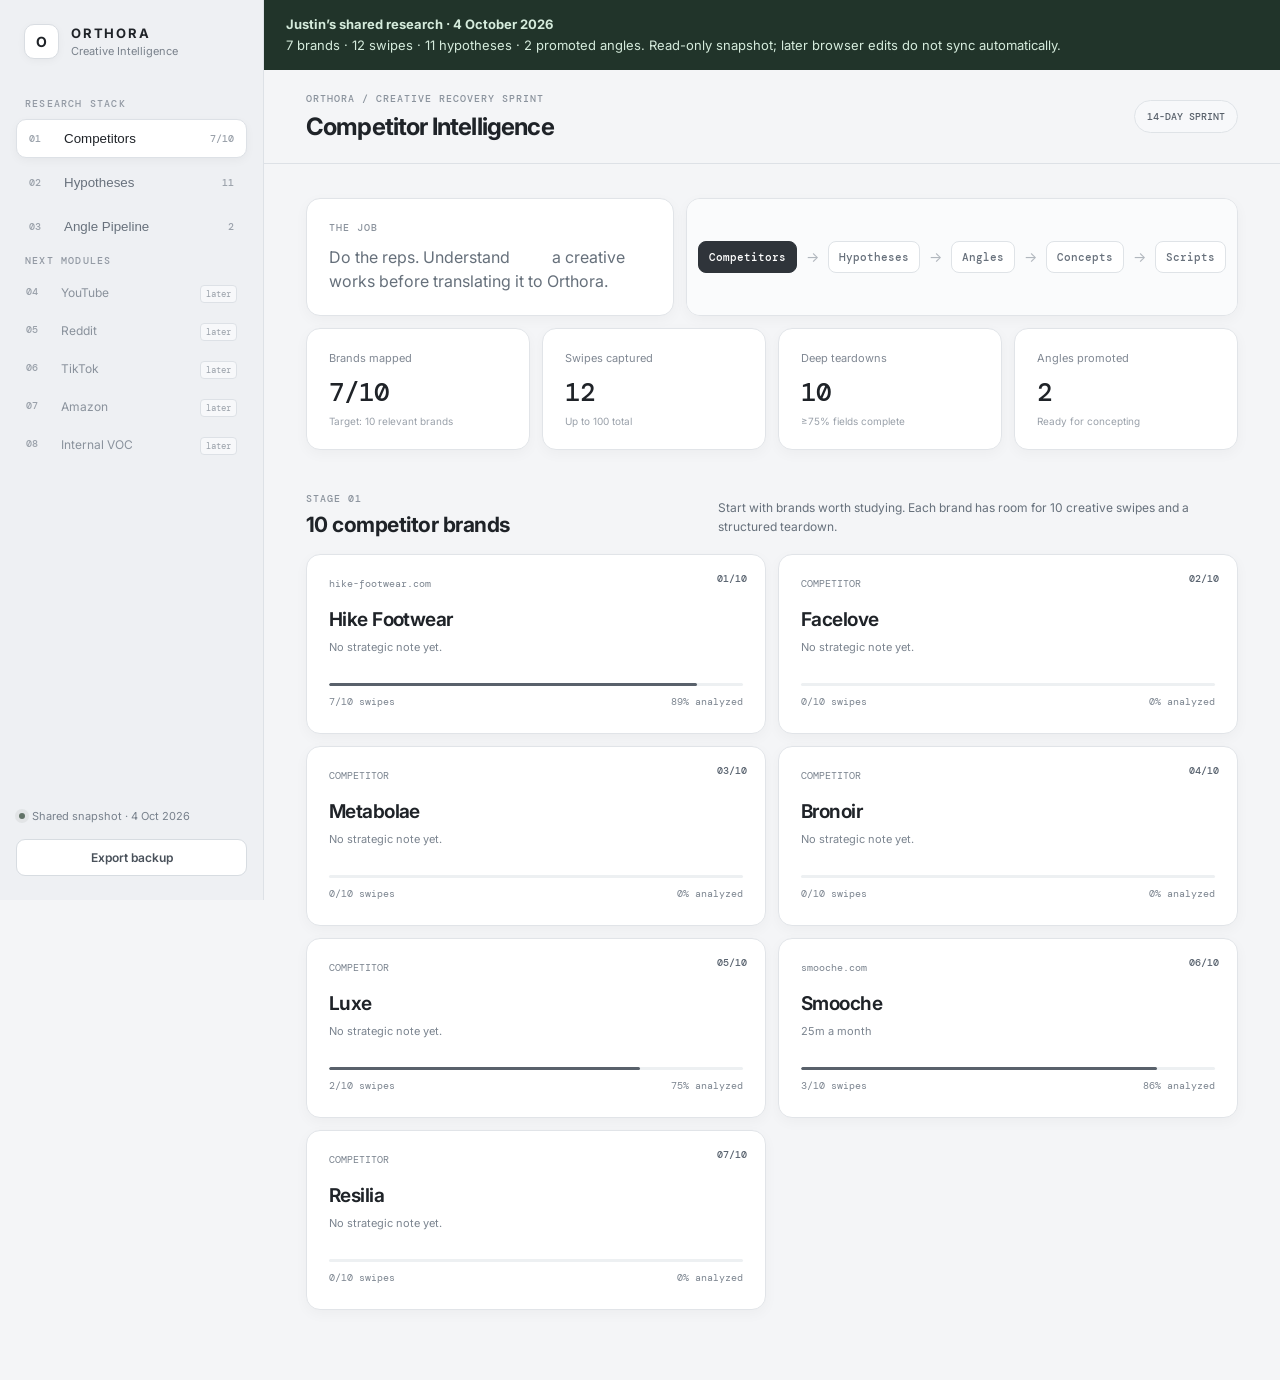
<file: shared.html>
<!doctype html>
<html lang="en">
<head>
  <meta charset="UTF-8" />
  <meta name="viewport" content="width=device-width, initial-scale=1.0" />
  <meta name="theme-color" content="#0b0d10" />
  <title>Orthora Creative Intelligence — Shared Research</title>
  <link rel="preconnect" href="https://fonts.googleapis.com">
  <link rel="preconnect" href="https://fonts.gstatic.com" crossorigin>
  <link href="https://fonts.googleapis.com/css2?family=DM+Mono:wght@400;500&family=Inter:wght@400;500;600;700&display=swap" rel="stylesheet">
  <style>:root{--bg:#090b0e;--panel:#101318;--panel2:#15191f;--border:#252b34;--border2:#303742;--text:#f2f4f7;--muted:#8e98a7;--accent:#ff6b35;--good:#70d6a2;--danger:#f17676;--shadow:0 24px 70px rgba(0,0,0,.28)}*{box-sizing:border-box}html{background:var(--bg)}body{margin:0;background:var(--bg);color:var(--text);font-family:Inter,system-ui,sans-serif;font-size:14px}.shell{min-height:100vh;display:grid;grid-template-columns:264px 1fr}.sidebar{position:sticky;top:0;height:100vh;border-right:1px solid var(--border);background:#0c0f13;padding:26px 18px;display:flex;flex-direction:column}.brand-block{display:flex;align-items:center;gap:12px;padding:0 8px 30px}.brand-mark{width:35px;height:35px;border:1px solid #4d5561;border-radius:10px;display:grid;place-items:center;font-weight:700;background:linear-gradient(145deg,#1b2027,#0e1115)}.brand-name{font-size:13px;font-weight:700;letter-spacing:.14em}.brand-sub{font-size:11px;color:var(--muted);margin-top:3px}.stage-label{font:500 10px/1 'DM Mono',monospace;color:#56606d;letter-spacing:.12em;margin:8px 9px 10px}.top-gap{margin-top:28px}.nav{display:grid;gap:5px}.nav-item{display:grid;grid-template-columns:27px 1fr auto;align-items:center;gap:8px;width:100%;border:1px solid transparent;background:transparent;color:#9ba4b0;border-radius:9px;padding:10px;text-align:left;cursor:pointer}.nav-item:hover{background:#12161b}.nav-item.active{color:#fff;border-color:#2b313a;background:#15191f}.nav-index,.future-row>span:first-child{font:500 10px 'DM Mono',monospace;color:#5e6875}.nav-status{font:500 10px 'DM Mono',monospace;color:#727d8b}.future-stack{display:grid;gap:2px}.future-row{display:grid;grid-template-columns:27px 1fr auto;gap:8px;padding:9px 10px;color:#596370;font-size:12px}.future-row em{font-style:normal;font:400 9px 'DM Mono',monospace;border:1px solid #232a32;padding:2px 5px;border-radius:4px}.sidebar-bottom{margin-top:auto;display:grid;gap:8px}.autosave{font-size:11px;color:#6f7986;padding:8px 3px;display:flex;align-items:center;gap:7px}.pulse{width:6px;height:6px;border-radius:50%;background:var(--good);box-shadow:0 0 0 4px rgba(112,214,162,.07)}.main{min-width:0}.topbar{height:94px;border-bottom:1px solid var(--border);display:flex;align-items:center;justify-content:space-between;padding:0 42px;position:sticky;top:0;background:rgba(9,11,14,.9);backdrop-filter:blur(18px);z-index:20}.eyebrow,.section-label,.statement-kicker{font:500 10px 'DM Mono',monospace;color:#65707e;letter-spacing:.13em}.topbar h1{font-size:24px;margin:7px 0 0;letter-spacing:-.035em}.top-actions{display:flex;gap:10px;align-items:center}.sprint-pill{font:500 10px 'DM Mono',monospace;border:1px solid #373e48;color:#98a1ad;border-radius:99px;padding:9px 12px}.primary-btn,.ghost-btn,.back-btn,.icon-btn{font:600 12px Inter;border-radius:8px;padding:10px 13px;cursor:pointer}.primary-btn{border:1px solid #e65c2b;background:var(--accent);color:white}.primary-btn:hover{background:#ff7847}.ghost-btn,.back-btn{background:#11151a;border:1px solid var(--border2);color:#b8c0ca}.ghost-btn:hover,.back-btn:hover{border-color:#4a5360;color:white}.full{width:100%;text-align:center}.file-label{display:block}.view{display:none;padding:34px 42px 70px}.view.active{display:block}.intro-grid{display:grid;grid-template-columns:1fr 1.5fr;gap:12px}.statement-card,.flow-card,.metric-card,.competitor-card,.principles-card,.hypothesis-card,.angle-card,.brand-hero,.brand-meta-card,.empty-state{border:1px solid var(--border);background:linear-gradient(180deg,#11151a,#0f1216);border-radius:12px}.statement-card{padding:22px}.statement-text{font-size:16px;line-height:1.5;margin-top:11px;color:#bcc4ce}.statement-text strong{color:#fff}.flow-card{padding:16px 19px;display:flex;align-items:center;justify-content:center;gap:9px;overflow:auto}.flow-step{white-space:nowrap;font:500 11px 'DM Mono',monospace;border:1px solid #303640;border-radius:6px;padding:8px 9px;color:#8d97a4;background:#0d1014}.flow-step.active{color:#fff;border-color:#70452f;background:#1b1411}.flow-arrow{color:#404954}.metrics{display:grid;grid-template-columns:repeat(4,1fr);gap:12px;margin-top:12px}.metric-card{padding:17px 18px}.metric-name{font-size:11px;color:var(--muted);margin-bottom:10px}.metric-value{font:500 24px 'DM Mono',monospace;letter-spacing:-.04em}.metric-sub{font-size:10px;color:#616b77;margin-top:6px}.section-head{display:flex;align-items:end;justify-content:space-between;margin:42px 0 17px}.section-head h2{font-size:21px;margin:7px 0 0;letter-spacing:-.025em}.section-head p{max-width:520px;color:#7d8794;font-size:12px;line-height:1.55;margin:0}.wide-head{margin-top:8px}.competitor-grid{display:grid;grid-template-columns:repeat(2,minmax(0,1fr));gap:12px}.competitor-card{min-height:180px;padding:20px;cursor:pointer;position:relative;transition:.18s ease}.competitor-card:hover{border-color:#414955;transform:translateY(-1px);background:linear-gradient(180deg,#15191f,#101318)}.competitor-card.empty{display:flex;align-items:center;justify-content:center;text-align:center;border-style:dashed;color:#5f6976}.empty-plus{font-size:22px;color:#767f8b;margin-bottom:10px}.competitor-slot{position:absolute;top:17px;right:18px;font:500 10px 'DM Mono',monospace;color:#59636f}.competitor-domain{font:400 10px 'DM Mono',monospace;color:#66717e;margin-bottom:18px}.competitor-name{font-size:19px;font-weight:650;letter-spacing:-.03em}.competitor-notes{font-size:11px;color:#737e8a;margin-top:8px;line-height:1.5;white-space:nowrap;overflow:hidden;text-overflow:ellipsis;max-width:85%}.progress-line{height:3px;background:#1d232a;border-radius:4px;margin-top:28px;overflow:hidden}.progress-line>span{display:block;height:100%;background:var(--accent);border-radius:4px}.card-footer{display:flex;justify-content:space-between;color:#66717d;font:400 10px 'DM Mono',monospace;margin-top:9px}.back-row{margin-bottom:15px}.back-btn{padding:8px 10px}.brand-hero{padding:24px;display:grid;grid-template-columns:1fr 260px;gap:28px}.brand-title-row{display:flex;align-items:center;gap:12px}.brand-title-row input{font-size:28px;font-weight:700;letter-spacing:-.04em;background:transparent;border:0;border-bottom:1px dashed #38414c;color:white;outline:none;min-width:0;width:100%;padding:3px 0 6px}.brand-meta{display:grid;grid-template-columns:1fr 1fr;gap:12px;margin-top:22px}.brand-meta label,.swipe-body label,.modal label{display:grid;gap:7px;color:#87919e;font-size:10px;font-weight:600;letter-spacing:.035em}.brand-meta input,.brand-meta textarea,input,textarea,select{width:100%;background:#0c0f13;border:1px solid #2b323b;color:#e7eaf0;border-radius:7px;padding:10px 11px;font:400 12px Inter;outline:none}textarea{resize:vertical;line-height:1.5}input:focus,textarea:focus,select:focus{border-color:#636e7c;box-shadow:0 0 0 3px rgba(255,255,255,.025)}.brand-meta-card{padding:18px}.brand-score{font:500 42px 'DM Mono',monospace}.brand-score-label{font-size:10px;color:#6e7885;margin-top:3px}.brand-score-caption{font-size:11px;color:#7d8793;line-height:1.5;margin-top:21px}.swipes-head{display:flex;justify-content:space-between;align-items:center;margin:34px 0 12px}.swipes-head h3{margin:0;font-size:17px}.swipes-head p{margin:5px 0 0;color:#68727f;font-size:11px}.swipe-stack{display:grid;gap:8px}.swipe-card{border:1px solid var(--border);background:#0f1216;border-radius:10px;overflow:hidden}.swipe-card[open]{border-color:#343c47}.swipe-card summary{list-style:none;display:grid;grid-template-columns:36px 1fr 110px 25px;gap:12px;align-items:center;padding:13px 15px;cursor:pointer}.swipe-card summary::-webkit-details-marker{display:none}.swipe-number{font:500 10px 'DM Mono',monospace;color:#606a76}.swipe-summary-main{display:grid;gap:3px}.swipe-summary-main strong{font-size:12px}.swipe-summary-main span{font-size:10px;color:#626c79}.swipe-completeness{height:3px;background:#20262d;border-radius:4px}.swipe-completeness span{display:block;height:100%;background:#d4653e;border-radius:4px}.chevron{color:#58626f;font-size:16px}.swipe-body{border-top:1px solid var(--border);padding:18px;display:grid;gap:14px}.form-grid{display:grid;gap:12px}.form-grid.two{grid-template-columns:1fr 1fr}.form-grid.three{grid-template-columns:repeat(3,1fr)}.analysis-grid{display:grid;grid-template-columns:1fr 1fr;gap:12px}.swipe-actions{display:flex;justify-content:space-between;align-items:center;padding-top:4px}.danger-link{border:0;background:transparent;color:#825b5b;font-size:10px;cursor:pointer}.danger-link:hover{color:var(--danger)}.hypothesis-layout{display:grid;grid-template-columns:minmax(0,1fr) 290px;gap:14px}.hypothesis-list{display:grid;gap:10px;align-content:start}.principles-card{padding:20px;align-self:start;position:sticky;top:125px}.principles-card p{font-size:11px;color:#77818e;line-height:1.55;border-top:1px solid #232932;padding-top:12px}.principles-card strong{color:#ccd2da}.hypothesis-card{padding:18px}.hyp-top{display:flex;justify-content:space-between;gap:15px}.hyp-title{font-size:15px;font-weight:650}.hyp-meta{display:flex;gap:7px;margin-top:7px;flex-wrap:wrap}.tag{font:500 9px 'DM Mono',monospace;border:1px solid #313842;border-radius:5px;color:#7f8996;padding:4px 6px}.score-tag{color:#ef9c77;border-color:#513528;background:#17110f}.hyp-body{display:grid;grid-template-columns:1fr 1fr;gap:12px;margin-top:16px}.hyp-block{border-top:1px solid #252b33;padding-top:11px}.hyp-block span{display:block;font:500 9px 'DM Mono',monospace;color:#5f6975;margin-bottom:6px}.hyp-block p{margin:0;color:#9ba4b0;font-size:11px;line-height:1.55}.hyp-actions{display:flex;gap:8px;justify-content:flex-end;margin-top:15px}.angle-board{display:grid;grid-template-columns:repeat(3,1fr);gap:12px}.angle-column{border:1px solid var(--border);background:#0d1014;border-radius:12px;min-height:420px;padding:12px}.angle-column-head{display:flex;justify-content:space-between;align-items:center;padding:7px 5px 13px;color:#828c99;font:500 10px 'DM Mono',monospace}.angle-card{padding:14px;margin-bottom:8px}.angle-card h4{font-size:12px;margin:0 0 7px}.angle-card p{font-size:10px;color:#727c89;line-height:1.5;margin:0}.angle-card .mini-actions{display:flex;gap:6px;margin-top:12px}.tiny-btn{font:500 9px Inter;border:1px solid #2d343d;background:#12161b;color:#8d97a4;border-radius:5px;padding:6px 7px;cursor:pointer}.tiny-btn:hover{color:#fff}.empty-state{padding:30px;text-align:center;color:#68727e;font-size:12px}.modal-backdrop{position:fixed;inset:0;background:rgba(0,0,0,.72);display:none;align-items:center;justify-content:center;z-index:100;padding:25px}.modal-backdrop.show{display:flex}.modal{width:min(700px,100%);max-height:90vh;overflow:auto;background:#11151a;border:1px solid #343b45;border-radius:14px;padding:22px;box-shadow:var(--shadow)}.modal-head{display:flex;justify-content:space-between;align-items:flex-start;margin-bottom:20px}.modal h3{font-size:20px;margin:5px 0 0}.icon-btn{background:transparent;border:1px solid #333a43;color:#8b95a2;width:34px;height:34px;padding:0;font-size:20px}.modal form{display:grid;gap:13px}.modal-actions{display:flex;justify-content:flex-end;gap:8px;margin-top:7px}.toast{position:fixed;right:25px;bottom:25px;background:#181d23;border:1px solid #39414c;border-radius:8px;padding:11px 14px;color:#bdc5ce;font-size:11px;z-index:200;box-shadow:var(--shadow)}@media(max-width:1050px){.shell{grid-template-columns:220px 1fr}.topbar,.view{padding-left:25px;padding-right:25px}.metrics{grid-template-columns:1fr 1fr}.intro-grid{grid-template-columns:1fr}.competitor-grid{grid-template-columns:1fr}.brand-hero{grid-template-columns:1fr}.hypothesis-layout{grid-template-columns:1fr}.principles-card{position:static}.angle-board{grid-template-columns:1fr}.analysis-grid{grid-template-columns:1fr}}@media(max-width:760px){.shell{display:block}.sidebar{position:relative;height:auto;border-right:0;border-bottom:1px solid var(--border)}.future-stack,.stage-label.top-gap{display:none}.sidebar-bottom{margin-top:20px;grid-template-columns:1fr 1fr}.autosave{grid-column:1/-1}.topbar{position:relative;height:auto;padding:22px;align-items:flex-start;gap:14px}.top-actions{flex-direction:column;align-items:flex-end}.view{padding:24px 18px 60px}.metrics{grid-template-columns:1fr 1fr}.flow-card{justify-content:flex-start}.form-grid.two,.form-grid.three,.brand-meta{grid-template-columns:1fr}.swipe-card summary{grid-template-columns:31px 1fr 70px 18px}}

/* High-contrast black & white mode */
:root{
  --bg:#000000;
  --panel:#000000;
  --panel2:#070707;
  --border:#2f2f2f;
  --border2:#5a5a5a;
  --text:#ffffff;
  --muted:#c9c9c9;
  --accent:#ffffff;
  --good:#ffffff;
  --danger:#ffffff;
  --shadow:0 24px 70px rgba(0,0,0,.55);
}

html,body,.sidebar,.main,.topbar{
  background:#000000 !important;
  color:#ffffff !important;
}

.sidebar{
  border-right:1px solid #333 !important;
}

.topbar{
  border-bottom:1px solid #333 !important;
  background:rgba(0,0,0,.96) !important;
}

.brand-mark,
.nav-item.active,
.statement-card,
.flow-card,
.metric-card,
.competitor-card,
.principles-card,
.hypothesis-card,
.angle-card,
.brand-hero,
.brand-meta-card,
.empty-state,
.swipe-card,
.angle-column,
.modal{
  background:#000000 !important;
  border-color:#3a3a3a !important;
  color:#ffffff !important;
}

.competitor-card:hover,
.nav-item:hover{
  background:#0a0a0a !important;
  border-color:#ffffff !important;
}

.primary-btn{
  background:#ffffff !important;
  color:#000000 !important;
  border-color:#ffffff !important;
}

.primary-btn:hover{
  background:#e8e8e8 !important;
}

.ghost-btn,
.back-btn,
.icon-btn,
.tiny-btn{
  background:#000000 !important;
  color:#ffffff !important;
  border-color:#666 !important;
}

.ghost-btn:hover,
.back-btn:hover,
.icon-btn:hover,
.tiny-btn:hover{
  border-color:#ffffff !important;
  color:#ffffff !important;
}

input,textarea,select{
  background:#000000 !important;
  color:#ffffff !important;
  border-color:#555 !important;
}

input:focus,textarea:focus,select:focus{
  border-color:#ffffff !important;
  box-shadow:0 0 0 2px rgba(255,255,255,.12) !important;
}

input::placeholder,
textarea::placeholder{
  color:#777 !important;
}

.eyebrow,
.section-label,
.statement-kicker,
.stage-label,
.nav-index,
.nav-status,
.metric-name,
.metric-sub,
.competitor-domain,
.competitor-notes,
.card-footer,
.brand-score-label,
.brand-score-caption,
.swipes-head p,
.swipe-summary-main span,
.future-row,
.hyp-block span,
.hyp-block p,
.angle-card p,
.autosave{
  color:#bdbdbd !important;
}

.statement-text,
.section-head p,
.principles-card p{
  color:#d6d6d6 !important;
}

.progress-line,
.swipe-completeness{
  background:#222 !important;
}

.progress-line>span,
.swipe-completeness span{
  background:#ffffff !important;
}

.tag,
.score-tag,
.sprint-pill,
.future-row em{
  color:#ffffff !important;
  border-color:#555 !important;
  background:#000000 !important;
}

.pulse{
  background:#ffffff !important;
  box-shadow:0 0 0 4px rgba(255,255,255,.08) !important;
}

.danger-link{
  color:#bdbdbd !important;
}

.danger-link:hover{
  color:#ffffff !important;
}


/* Clean white workspace mode */
:root{
  --bg:#ffffff !important;
  --panel:#ffffff !important;
  --panel2:#f7f7f7 !important;
  --border:#dddddd !important;
  --border2:#c8c8c8 !important;
  --text:#111111 !important;
  --muted:#666666 !important;
  --accent:#111111 !important;
  --good:#111111 !important;
  --danger:#111111 !important;
  --shadow:0 12px 30px rgba(0,0,0,.08) !important;
}

html,
body,
.shell,
.main,
.sidebar,
.topbar,
.view{
  background:#ffffff !important;
  color:#111111 !important;
}

.sidebar{
  border-right:1px solid #dddddd !important;
}

.topbar{
  border-bottom:1px solid #dddddd !important;
  background:#ffffff !important;
  backdrop-filter:none !important;
}

.brand-mark,
.nav-item.active,
.statement-card,
.flow-card,
.metric-card,
.competitor-card,
.principles-card,
.hypothesis-card,
.angle-card,
.brand-hero,
.brand-meta-card,
.empty-state,
.swipe-card,
.angle-column,
.modal{
  background:#ffffff !important;
  border-color:#dddddd !important;
  color:#111111 !important;
  box-shadow:none !important;
}

.competitor-card:hover,
.nav-item:hover{
  background:#f7f7f7 !important;
  border-color:#bdbdbd !important;
}

.nav-item.active{
  background:#f3f3f3 !important;
  border-color:#cfcfcf !important;
}

.primary-btn{
  background:#111111 !important;
  color:#ffffff !important;
  border-color:#111111 !important;
}

.primary-btn:hover{
  background:#2a2a2a !important;
}

.ghost-btn,
.back-btn,
.icon-btn,
.tiny-btn{
  background:#ffffff !important;
  color:#111111 !important;
  border-color:#cfcfcf !important;
}

.ghost-btn:hover,
.back-btn:hover,
.icon-btn:hover,
.tiny-btn:hover{
  background:#f5f5f5 !important;
  border-color:#999999 !important;
  color:#111111 !important;
}

input,
textarea,
select{
  background:#ffffff !important;
  color:#111111 !important;
  border-color:#cccccc !important;
}

input:focus,
textarea:focus,
select:focus{
  border-color:#111111 !important;
  box-shadow:0 0 0 2px rgba(0,0,0,.06) !important;
}

input::placeholder,
textarea::placeholder{
  color:#999999 !important;
}

.eyebrow,
.section-label,
.statement-kicker,
.stage-label,
.nav-index,
.nav-status,
.metric-name,
.metric-sub,
.competitor-domain,
.competitor-notes,
.card-footer,
.brand-score-label,
.brand-score-caption,
.swipes-head p,
.swipe-summary-main span,
.future-row,
.hyp-block span,
.hyp-block p,
.angle-card p,
.autosave,
.section-head p,
.principles-card p,
.statement-text{
  color:#666666 !important;
}

.brand-name,
.topbar h1,
.section-head h2,
.competitor-name,
.hyp-title,
.angle-card h4,
.swipe-summary-main strong{
  color:#111111 !important;
}

.progress-line,
.swipe-completeness{
  background:#eeeeee !important;
}

.progress-line>span,
.swipe-completeness span{
  background:#111111 !important;
}

.tag,
.score-tag,
.sprint-pill,
.future-row em{
  color:#111111 !important;
  border-color:#cccccc !important;
  background:#ffffff !important;
}

.flow-step{
  background:#ffffff !important;
  color:#555555 !important;
  border-color:#d5d5d5 !important;
}

.flow-step.active{
  background:#111111 !important;
  color:#ffffff !important;
  border-color:#111111 !important;
}

.flow-arrow,
.chevron{
  color:#888888 !important;
}

.pulse{
  background:#111111 !important;
  box-shadow:0 0 0 4px rgba(0,0,0,.05) !important;
}

.danger-link{
  color:#666666 !important;
}

.danger-link:hover{
  color:#111111 !important;
}

.modal-backdrop{
  background:rgba(0,0,0,.25) !important;
}


/* Friendly neutral workspace */
:root{
  --bg:#f4f5f7 !important;
  --panel:#ffffff !important;
  --panel2:#f8f9fb !important;
  --border:#e2e5e9 !important;
  --border2:#cfd4da !important;
  --text:#1f2328 !important;
  --muted:#6f7782 !important;
  --accent:#2f343a !important;
  --good:#4f6b5a !important;
  --danger:#9b5555 !important;
  --shadow:0 8px 24px rgba(20,25,35,.06) !important;
}

html,body,.shell,.main,.view{
  background:#f4f5f7 !important;
  color:#1f2328 !important;
}

.sidebar{
  background:#eef0f3 !important;
  border-right:1px solid #dde1e6 !important;
  padding:24px 16px !important;
}

.topbar{
  background:rgba(244,245,247,.94) !important;
  border-bottom:1px solid #dde1e6 !important;
  backdrop-filter:blur(10px) !important;
}

.brand-mark{
  background:#ffffff !important;
  color:#1f2328 !important;
  border:1px solid #d9dde2 !important;
  box-shadow:0 2px 8px rgba(20,25,35,.04) !important;
}

.brand-name{color:#1f2328 !important;}
.brand-sub{color:#7a828c !important;}

.stage-label{
  color:#9299a3 !important;
  margin-top:10px !important;
}

.nav-item{
  border-radius:10px !important;
  padding:11px 12px !important;
  color:#68717c !important;
}

.nav-item:hover{
  background:#e7e9ed !important;
  border-color:transparent !important;
}

.nav-item.active{
  background:#ffffff !important;
  color:#1f2328 !important;
  border-color:#dde1e6 !important;
  box-shadow:0 3px 10px rgba(20,25,35,.04) !important;
}

.nav-index,.nav-status,.future-row>span:first-child{
  color:#9aa1aa !important;
}

.future-row{
  color:#8a929c !important;
}

.future-row em{
  background:#f7f8fa !important;
  color:#9aa1aa !important;
  border-color:#dde1e6 !important;
}

.autosave{
  color:#78818c !important;
}

.statement-card,
.flow-card,
.metric-card,
.competitor-card,
.principles-card,
.hypothesis-card,
.angle-card,
.brand-hero,
.brand-meta-card,
.empty-state,
.swipe-card,
.angle-column,
.modal{
  background:#ffffff !important;
  border:1px solid #e1e4e8 !important;
  color:#1f2328 !important;
  box-shadow:0 4px 14px rgba(20,25,35,.035) !important;
  border-radius:14px !important;
}

.statement-card,
.flow-card,
.metric-card,
.brand-hero,
.brand-meta-card,
.principles-card{
  padding:22px !important;
}

.competitor-card{
  padding:22px !important;
  transition:transform .16s ease, box-shadow .16s ease, border-color .16s ease !important;
}

.competitor-card:hover{
  transform:translateY(-2px) !important;
  border-color:#cfd4da !important;
  box-shadow:0 10px 24px rgba(20,25,35,.06) !important;
  background:#ffffff !important;
}

.competitor-card.empty{
  background:#fafbfc !important;
  border-style:dashed !important;
}

.eyebrow,
.section-label,
.statement-kicker{
  color:#8b939d !important;
  letter-spacing:.1em !important;
}

.topbar h1,
.section-head h2,
.competitor-name,
.hyp-title,
.angle-card h4,
.swipe-summary-main strong{
  color:#1f2328 !important;
}

.statement-text,
.section-head p,
.principles-card p{
  color:#66707b !important;
}

.flow-card{
  background:#fafbfc !important;
}

.flow-step{
  background:#ffffff !important;
  color:#68717c !important;
  border:1px solid #dfe3e7 !important;
  border-radius:8px !important;
  padding:8px 10px !important;
}

.flow-step.active{
  background:#2f343a !important;
  color:#ffffff !important;
  border-color:#2f343a !important;
}

.flow-arrow{
  color:#b0b6bd !important;
}

.metric-card{
  min-height:104px !important;
}

.metric-name{
  color:#808893 !important;
}

.metric-value{
  color:#1f2328 !important;
  font-size:26px !important;
}

.metric-sub{
  color:#9aa1aa !important;
}

.progress-line,
.swipe-completeness{
  background:#edf0f2 !important;
}

.progress-line>span,
.swipe-completeness span{
  background:#59616b !important;
}

.card-footer,
.competitor-domain,
.competitor-notes,
.brand-score-label,
.brand-score-caption,
.swipes-head p,
.swipe-summary-main span,
.hyp-block span,
.hyp-block p,
.angle-card p{
  color:#7b848f !important;
}

.primary-btn{
  background:#2f343a !important;
  color:#ffffff !important;
  border:1px solid #2f343a !important;
  border-radius:9px !important;
  padding:10px 14px !important;
  box-shadow:0 2px 6px rgba(20,25,35,.08) !important;
}

.primary-btn:hover{
  background:#1f2328 !important;
}

.ghost-btn,
.back-btn,
.icon-btn,
.tiny-btn{
  background:#ffffff !important;
  color:#49515a !important;
  border:1px solid #d7dce1 !important;
  border-radius:9px !important;
}

.ghost-btn:hover,
.back-btn:hover,
.icon-btn:hover,
.tiny-btn:hover{
  background:#f6f7f9 !important;
  border-color:#c2c8cf !important;
  color:#1f2328 !important;
}

.sprint-pill,
.tag,
.score-tag{
  background:#f7f8fa !important;
  color:#59616b !important;
  border:1px solid #dfe3e7 !important;
  border-radius:999px !important;
}

input,textarea,select{
  background:#fbfcfd !important;
  color:#1f2328 !important;
  border:1px solid #d9dde2 !important;
  border-radius:10px !important;
  padding:11px 12px !important;
  min-height:42px !important;
  line-height:1.5 !important;
}

textarea{
  min-height:92px !important;
}

input:hover,textarea:hover,select:hover{
  border-color:#c4cad1 !important;
}

input:focus,textarea:focus,select:focus{
  background:#ffffff !important;
  border-color:#8f98a3 !important;
  box-shadow:0 0 0 3px rgba(80,90,105,.08) !important;
}

input::placeholder,textarea::placeholder{
  color:#a2a9b1 !important;
}

.swipe-card summary{
  padding:15px 17px !important;
  background:#ffffff !important;
}

.swipe-card[open] summary{
  background:#fafbfc !important;
}

.swipe-body{
  background:#ffffff !important;
  border-top:1px solid #e5e8eb !important;
  padding:20px !important;
  gap:16px !important;
}

.analysis-grid{
  gap:14px !important;
}

.hypothesis-card{
  padding:20px !important;
}

.hyp-block{
  border-top:1px solid #e7e9ec !important;
}

.angle-column{
  background:#f7f8fa !important;
  border-color:#e1e4e8 !important;
  padding:13px !important;
}

.angle-card{
  background:#ffffff !important;
}

.principles-card{
  background:#fafbfc !important;
}

.modal-backdrop{
  background:rgba(31,35,40,.22) !important;
  backdrop-filter:blur(3px) !important;
}

.modal{
  border-color:#d9dde2 !important;
  box-shadow:0 24px 60px rgba(20,25,35,.16) !important;
}

.pulse{
  background:#617267 !important;
  box-shadow:0 0 0 4px rgba(97,114,103,.09) !important;
}

.danger-link{
  color:#8a6262 !important;
}

.danger-link:hover{
  color:#6d4242 !important;
}

@media(max-width:760px){
  .sidebar{
    background:#f1f2f4 !important;
  }
}

.research-links{
  grid-template-columns:repeat(3,minmax(0,1fr)) !important;
}
@media(max-width:1050px){
  .research-links{grid-template-columns:1fr !important;}
}


#newHypothesisBtn,.file-label,.create-hypothesis-from-swipe,.clear-swipe,.delete-hyp,.promote-angle,.mini-actions,.competitor-card.empty{display:none!important}textarea[readonly],input[readonly]{cursor:text} .shared-banner{padding:14px 22px;background:#21342a;color:#d5ebdc;font-size:13px;line-height:1.6} .shared-banner a{color:inherit;text-decoration:underline} .shared-banner strong{display:block}
</style>
</head>
<body>
  <div class="shell">
    <aside class="sidebar">
      <div class="brand-block">
        <div class="brand-mark">O</div>
        <div><div class="brand-name">ORTHORA</div><div class="brand-sub">Creative Intelligence</div></div>
      </div>
      <div class="stage-label">RESEARCH STACK</div>
      <nav class="nav">
        <button class="nav-item active" data-view="competitors"><span class="nav-index">01</span><span>Competitors</span><span class="nav-status" id="competitorNavCount">0/10</span></button>
        <button class="nav-item" data-view="hypotheses"><span class="nav-index">02</span><span>Hypotheses</span><span class="nav-status" id="hypothesisNavCount">0</span></button>
        <button class="nav-item" data-view="angles"><span class="nav-index">03</span><span>Angle Pipeline</span><span class="nav-status" id="angleNavCount">0</span></button>
      </nav>
      <div class="stage-label top-gap">NEXT MODULES</div>
      <div class="future-stack">
        <div class="future-row"><span>04</span><span>YouTube</span><em>later</em></div>
        <div class="future-row"><span>05</span><span>Reddit</span><em>later</em></div>
        <div class="future-row"><span>06</span><span>TikTok</span><em>later</em></div>
        <div class="future-row"><span>07</span><span>Amazon</span><em>later</em></div>
        <div class="future-row"><span>08</span><span>Internal VOC</span><em>later</em></div>
      </div>
      <div class="sidebar-bottom">
        <div class="autosave"><span class="pulse"></span> Shared snapshot · 4 Oct 2026</div>
        <button class="ghost-btn full" id="exportBtn">Export backup</button>
        <label class="ghost-btn full file-label">Import backup<input id="importInput" type="file" accept="application/json" hidden /></label>
      </div>
    </aside>

    <main class="main">
      <div class="shared-banner"><strong>Justin’s shared research · 4 October 2026</strong>7 brands · 12 swipes · 11 hypotheses · 2 promoted angles. Read-only snapshot; later browser edits do not sync automatically.</div><header class="topbar">
        <div><div class="eyebrow">ORTHORA / CREATIVE RECOVERY SPRINT</div><h1 id="pageTitle">Competitor Intelligence</h1></div>
        <div class="top-actions"><div class="sprint-pill">14-DAY SPRINT</div><button class="primary-btn" id="newHypothesisBtn">+ New hypothesis</button></div>
      </header>

      <section class="view active" id="competitorsView">
        <div class="intro-grid">
          <div class="statement-card"><div class="statement-kicker">THE JOB</div><div class="statement-text">Do the reps. Understand <strong>why</strong> a creative works before translating it to Orthora.</div></div>
          <div class="flow-card"><div class="flow-step active">Competitors</div><div class="flow-arrow">→</div><div class="flow-step">Hypotheses</div><div class="flow-arrow">→</div><div class="flow-step">Angles</div><div class="flow-arrow">→</div><div class="flow-step">Concepts</div><div class="flow-arrow">→</div><div class="flow-step">Scripts</div></div>
        </div>
        <div class="metrics" id="metrics"></div>
        <div class="section-head"><div><div class="section-label">STAGE 01</div><h2>10 competitor brands</h2></div><p>Start with brands worth studying. Each brand has room for 10 creative swipes and a structured teardown.</p></div>
        <div class="competitor-grid" id="competitorGrid"></div>
      </section>

      <section class="view" id="brandView"><div class="back-row"><button class="back-btn" id="backToCompetitors">← All competitors</button></div><div id="brandWorkspace"></div></section>

      <section class="view" id="hypothesesView">
        <div class="section-head wide-head"><div><div class="section-label">STAGE 02</div><h2>Hypothesis Lab</h2></div><p>Turn observations into falsifiable bets. No vague “this could work.” State what you believe, why, and what evidence would validate it.</p></div>
        <div class="hypothesis-layout"><div id="hypothesisList" class="hypothesis-list"></div><div class="principles-card"><div class="statement-kicker">GOOD HYPOTHESIS</div><p><strong>Observation</strong><br>What did you repeatedly see?</p><p><strong>Customer truth</strong><br>What belief, pain or desire sits underneath?</p><p><strong>Bet</strong><br>If we communicate X to avatar Y, we believe Z will happen.</p><p><strong>Evidence</strong><br>What would make you increase or kill confidence?</p></div></div>
      </section>

      <section class="view" id="anglesView">
        <div class="section-head wide-head"><div><div class="section-label">STAGE 03</div><h2>Angle Pipeline</h2></div><p>Only promote hypotheses you are willing to spend money testing. This is your bridge from research to actual creative production.</p></div>
        <div class="angle-board" id="angleBoard"></div>
      </section>
    </main>
  </div>

  <div class="modal-backdrop" id="modalBackdrop"><div class="modal" id="hypothesisModal">
    <div class="modal-head"><div><div class="section-label">NEW BET</div><h3>Research hypothesis</h3></div><button class="icon-btn" id="closeModal">×</button></div>
    <form id="hypothesisForm">
      <label>Hypothesis title<input name="title" required placeholder="e.g. Hour-6 cushioning collapse" /></label>
      <label>Observation<textarea name="observation" rows="3" placeholder="What pattern did you observe?"></textarea></label>
      <label>Customer truth<textarea name="truth" rows="3" placeholder="What is the underlying pain, desire, belief or frustration?"></textarea></label>
      <label>The bet<textarea name="bet" rows="3" placeholder="If we communicate X to Y, we believe Z..."></textarea></label>
      <div class="form-grid two"><label>Avatar<input name="avatar" placeholder="Nurse, restaurant worker, 55+..." /></label><label>Source<select name="source"><option>Competitor</option><option>YouTube</option><option>Reddit</option><option>TikTok</option><option>Amazon</option><option>Internal VOC</option><option>Multiple</option></select></label></div>
      <div class="form-grid three"><label>Evidence<select name="evidence"><option value="1">1 — weak</option><option value="2">2</option><option value="3" selected>3 — moderate</option><option value="4">4</option><option value="5">5 — strong</option></select></label><label>Relevance<select name="relevance"><option value="1">1</option><option value="2">2</option><option value="3" selected>3</option><option value="4">4</option><option value="5">5</option></select></label><label>Novelty<select name="novelty"><option value="1">1</option><option value="2">2</option><option value="3" selected>3</option><option value="4">4</option><option value="5">5</option></select></label></div>
      <label>Evidence / links<textarea name="evidenceNotes" rows="3" placeholder="Paste links, quotes, patterns or notes that support this bet."></textarea></label>
      <div class="modal-actions"><button type="button" class="ghost-btn" id="cancelModal">Cancel</button><button class="primary-btn" type="submit">Save hypothesis</button></div>
    </form>
  </div></div>

  <template id="swipeTemplate"><details class="swipe-card"><summary><div class="swipe-number"></div><div class="swipe-summary-main"><strong class="swipe-title-display">Untitled creative</strong><span class="swipe-format-display">Not analyzed</span></div><div class="swipe-completeness"><span></span></div><div class="chevron">⌄</div></summary><div class="swipe-body">
    <div class="form-grid two"><label>Creative name<input data-field="title" placeholder="e.g. Nurse comparison VSL" /></label><label>Creative URL<input data-field="url" type="url" placeholder="Meta Ad Library / TikTok / landing page" /></label></div>
    <div class="form-grid three"><label>Avatar<input data-field="avatar" placeholder="Who is this for?" /></label><label>Format<select data-field="format"><option value="">Select</option><option>UGC</option><option>VSL</option><option>Static</option><option>Listicle</option><option>Comparison</option><option>Testimonial</option><option>Founder</option><option>Authority</option><option>Demo</option><option>Other</option></select></label><label>Awareness<select data-field="awareness"><option value="">Select</option><option>Unaware</option><option>Problem aware</option><option>Solution aware</option><option>Product aware</option><option>Most aware</option></select></label></div>
    <label>Transcript / copy<textarea data-field="transcript" rows="7" placeholder="Paste the creative transcript or full copy. Do this manually — this is where the reps begin."></textarea></label>
    <div class="analysis-grid"><label>Angle<textarea data-field="angle" rows="3" placeholder="What core lens makes the problem/desire feel compelling?"></textarea></label><label>Hook<textarea data-field="hook" rows="3" placeholder="What earns the first 1–3 seconds?"></textarea></label><label>Lead<textarea data-field="lead" rows="3" placeholder="How does it deepen attention after the hook?"></textarea></label><label>Mechanism<textarea data-field="mechanism" rows="3" placeholder="Why does the problem happen / why does this solution work?"></textarea></label><label>Problem<textarea data-field="problem" rows="3" placeholder="What painful problem is being made vivid?"></textarea></label><label>Desire<textarea data-field="desire" rows="3" placeholder="What outcome does the customer really want?"></textarea></label><label>Proof<textarea data-field="proof" rows="3" placeholder="Reviews, demo, specificity, authority, social proof..."></textarea></label><label>Offer<textarea data-field="offer" rows="3" placeholder="Price, guarantee, bundle, urgency, risk reversal..."></textarea></label></div>
    <label>Why do you believe this works?<textarea data-field="why" rows="5" placeholder="Your analysis. What is doing the heavy lifting? Be specific."></textarea></label>
    <label>Orthora translation<textarea data-field="translation" rows="5" placeholder="Not a copy. How could the underlying logic be translated to Orthora without stealing surface-level execution?"></textarea></label>
    <div class="swipe-actions"><button class="ghost-btn create-hypothesis-from-swipe" type="button">→ Turn into hypothesis</button><button class="danger-link clear-swipe" type="button">Clear swipe</button></div>
  </div></details></template>

  <script type="application/json" id="shared-research-data">{"competitors": [{"slot": 1, "name": "Hike Footwear", "website": "https://hike-footwear.com/", "adLibrary": "https://app.tryatria.com/workspace/advertisers/m104155625600453/ads", "adLibrary2": "https://app.tryatria.com/workspace/advertisers/m275270825974823/ads", "notes": "", "swipes": [{"title": "VSL Followed 2 women authority figure seniors", "url": "https://app.tryatria.com/ad/m1067875769161186", "avatar": "Seniors ", "format": "Authority", "awareness": "Unaware", "transcript": " I once followed two women, both 74,  with nearly identical health on paper.  Same conditions, same medications.  Five years later, one had passed away,  and the other was still taking her morning walk.  What separated them wasn't in their blood work,  and it wasn't in their genes.  It was one ordinary habit so small  that neither of them ever noticed it.  I'm Dr. Ellen Sorensen.  I've spent over 20 years studying a single question.  Why do some people stay strong, steady,  and independent into their 90s,  while others start fading in their 60s?  For most of my career, I assumed the answer was genetics,  or luck, or the usual list, weight, diet, blood work.  I was wrong.  The real answer had been hiding in plain sight,  in something as simple as the way a person moves across a room.  Let me show you what I found, because once you see it,  you'll understand why something most of us wear  every single day may be quietly speeding up the clock.  Here's what the research actually shows.  The most honest measure of how well your body is aging  isn't a number in your blood work.  It's how you move.  Scientists pooled data on more than 34,000 older adults  and found that a person's ordinary walking speed  predicted survival as accurately as a full workup of their age,  their diseases, their blood pressure,  and their hospital history combined.  One number produced every time you cross a room.  And that 10-second test?  Researchers found that people who couldn't stand on one leg  for 10 seconds had nearly double the risk of dying  in the following decade compared to people who could.  Your walking pace and your balance aren't small things.  They're your entire body, heart, nerves, muscles, joints,  reporting in on how you're aging.  So I asked the question that changed everything for me.  If walking speed and balance are this powerful,  what's the very first thing that quietly wears them down?  And the answer was uncomfortable.  Think about a limb in a cast.  Six weeks later, you take it off and the muscle has shrunk  because it never had to work.  A thick, stiff, over-cushioned shoe with a narrow toe box  does the same thing to your foot, just slowly, over years.  Your foot has dozens of tiny muscles  whose only job is balance and a strong stride.  Wrap them in all that support and they stop firing.  They fall asleep.  And a sleeping foot gives you exactly the two things  the research ties to a shorter life, a slower walk  and a shakier balance.  The thing in your closet isn't protecting your feet.  It's casting them.  This is why the standard advice never works.  The moment your balance slips,  everyone tells you the same thing.  Buy more supportive shoes, more cushion, more structure.  But that's like treating a shrinking muscle  by resting it even more.  More support was never the fix.  It was the cause.  Which is why people buy shoe after shoe  and never actually feel steadier on their feet.  So I flipped the whole idea around.  What if a shoe didn't try to do your foot's job for it?  What if it simply protected the sole from the ground,  then got out of the way and let the foot move  and work the way it was built to?  Because the research here is clear.  When people switch to a flatter, wider, more flexible shoe,  those small foot muscles measurably strengthen  and balance improves.  The foot wakes back up.  You don't need a gym,  and you don't need to add anything to your day.  I didn't exactly write my patients a prescription for go barefoot.  That's not realistic on a kitchen floor or a city sidewalk.  So I went looking for a shoe actually built on this principle.  Most so-called barefoot shoes were designed for young athletes.  Then I found one made for exactly the people I study,  developed and tested with podiatrists.  It's called HF Flow.  It sits on a zero drop sole,  so your foot lands flat and level  instead of tilted forward the way a raised heel forces it.  It has an extra wide toe box,  so your toes can finally spread and grip  and do their real job of keeping you stable.  And it uses a thin, flexible sole,  so your foot can feel the ground and move with it,  waking those balance muscles with every step  instead of numbing them.  Lightweight, breathable, and built for all-day wear.  And this is no longer a fringe idea.  Over two million people have already made the switch,  many of them people who'd given up on supportive shoes years ago  and assumed their unsteadiness was simply age catching up with them.  It wasn't.  HF Flow is priced far below what a shoe built this way should cost,  because the people who need it most should actually be able to get it.  Right now, as a first-time buyer, you can claim a limited-time deal.  And most people end up ordering a second or third pair,  because the offer gets better the more you take.  And because once your feet wake up,  you won't want to put the old shoes back on.  And you risk nothing to find out.  HF Flow comes with a full 30-day guarantee.  If your feet don't feel more awake, more stable,  more like they're finally allowed to move,  send them back for your money.  Picture yourself six months from now,  walking a little faster, standing a little steadier,  taking more steps in a day without even trying.  Not because you forced yourself to exercise,  but because your feet finally started doing their job again.  That's how you keep that 10-second test  moving in the right direction.  Click the button below now,  claim your first-time buyer's deal,  pick your size and color, and your pair ships within days.  I've tried supportive shoes and nothing helped.  That's the whole point.  More support was the problem.  HF Flow works the opposite way,  waking the foot up instead of putting it to sleep,  which is exactly why people who gave up on cushioned shoes  finally feel a difference.  Do I have to exercise or do anything special?  No.  You already walk every day.  HF Flow just changes what those steps do for you.  What if it doesn't work for me?  That's what the 30-day guarantee is for.  Try it risk-free and send them back if they're not for you.  The only thing you can't get back  is more years of your feet  slowly falling asleep in the wrong shoes.  So don't wait for your walk to slow down  or your balance to slip before you do something about it.  The signals your body sends about how you're aging  start at the ground, and so does keeping them strong.  Click the button below right now,  claim your first-time buyer's deal,  and remember you're covered by that full 30-day guarantee.  Give your feet permission to move the way they were built to.  Click below and claim your pair of HF Flow today.", "angle": "Based on fear and curiosity, losing independence.  ", "hook": "A doctor followed 2 women, with identical health, but 5 years later one has passed away, and the other still took her morning walk. With 1 small habit, that is easy to follow. ", "lead": "Its introducing the authority figure, and goes deeper into the dependence angle, why do some people lose it and others keep it? and become old happily, while others have a terrible retirement? \n\nIt points out the usual things. like weight, diet and bloodwork, but that was not right, the answer lies in how a person moves. There walking speed, predicated survival as a full workup of their age, diseases, bloodpressures and their hospital history combined. If people can not stand on 1 leg for 10 seconds , they could die within the next decade compared to people who could. \n\nThink about a limp in a", "mechanism": "The mechanism is that cushioned shoes don't work. Think about a limb in a cast, six weeks later you take it off and the muscle has shrunk, because it never had to work. A thick stiff over cushioned shoe, with a narrow toe box does the same thing to your foot just slowly over years. Your foot has dozens of tiny muscles whose only job is balance and a strong stride. \n\nThey explain why more support, makes your feet not work anymore and make it sleep and basically dies, it ensures it does not have to work anymore and therefore you can fall easier, its the problem. So what is the solution? What if a shoe didn't do the job for you but your feet actually works? If they swap to a more simples shoe, the muscles will work again and the foot strengthen, and balance improves. ", "problem": "Walking pace and balance are not small things they decide if you are going to live long. They are your entire body, your heart, nerves, muscles, joints reporting in on how you are aging. ", "desire": "Freedom and a great retirement where they don't lose independence, and that they are not afraid to fall", "proof": "Research, podatrist, reports, studies. over 2 million people already wear it. ", "offer": "for first time customers the offer is better, and if you buy 2 or 3 the offer gets better, it comes with a 30-day guarantee, ", "why": "Because the mechanism is explained very well, and its clear, it clicks, it make sense, people can buy into it. ", "translation": "I think that we can do that with the mechanism that they currently wear running shoes and running shoes are made for 30 min runs, and not to walk all day, or stand still, and have grip, we made shoes that keep you comfortable for 12 hours , of standing walking, and the reason why your shoes are not working is because they are running shoes, they are build to run, and not to walk, work, or stand in. "}, {"title": "Physical Therapist rates \"SHOES FOR WOMEN 180+ LBS\"", "url": "https://app.tryatria.com/ad/m1507596088047691", "avatar": "women over 180 lbs", "format": "Authority", "awareness": "Problem aware", "transcript": " Crocs? 3 out of 10. Easy to slip on, but that's where the positives end. Your foot slides around with every step, creating instability and friction. For swollen or sensitive feet, that constant movement can become surprisingly uncomfortable by the end of the day.  New balance? 5 out of 10. Most models still rely on a raised heel. That heel drop shifts your weight forward, increasing pressure on your forefoot and making balance harder than it needs to be. Hoka Bondi? 4 out of 10. I know people love the cushioning, but for heavier women, all that foam can actually work against you. You're standing high off the ground on a thick, soft platform that's constantly compressing underneath you.  Less stability. Less ground awareness. More wobbling. Skechers Memory Foam? 2 out of 10. Feels amazing for 5 minutes in the store. Then the foam starts flattening. Once it collapses, your foot sinks into the shoe instead of being supported by it. And for women over 180 pounds, that process happens even faster. HF Flow? 9 out of 10. Here's why.  First, the extra wide toe box. One of the widest you'll find on the market. Your toes can finally spread naturally instead of being squeezed together all day. For swollen feet, sensitive feet, bunions, and diabetic feet, that extra room is a game changer.  Second, the flat zero drop sole. Your heel and forefoot stay level with the ground, creating a stable foundation instead of tipping your body forward.  For heavier women, that means smoother, more controlled steps, and less stress on the knees, hips, and lower back.  Third, the adaptive stretch mesh upper. As your feet swell throughout the day, the material expands with them. No rubbing, no pinching, no pressure points.  And it's incredibly breathable, helping keep sensitive feet cooler and more comfortable.  Fourth, the lightweight, flexible design. Most comfort shoes feel bulky and heavy. HF Flow feels almost weightless, making walking easier and less tiring from morning to night.  And finally, the easy closure system. No fighting with laces, no struggling to get the fit right. Just adjust once and enjoy a secure, comfortable fit every time.  Most shoes were never designed for heavier women with swollen, sensitive feet. HF Flow was.  That's why so many women are finally walking longer, feeling more comfortable, and ending the day without their feet begging to come out of their shoes.  Check the link below to see if your size is still available.", "angle": "overweight women connecting to balance problems comparison other brands, basically shitting on other brands,", "hook": "Podatrist, and red banner, Shoes for women 180+ LBS , and direclty mentioning a big brand CROCS", "lead": "Shows failed alternatives, and connects with the market sophistication stage: \"I've tried everything and failed\" ", "mechanism": "Heel dorp swift your weight forward increasing pressure on your fore foot and making balance harder then it needs to be. the foam can work against you because the cushinoing makes you far away from the ground which can make balance harder then it should be and is constantly compression, less stability.\n\nSkechers: feel amazing in the store, the first 5 min. Then the foam starts collapsing. \n\nHF flow introdcution: Wide toe box, toes can spread naturally , for swollen feet, senstive feet, bunions and diabetic feet that extra room is a gamechanger. \n\n2nd the flat zero-drop sole, heel and forefoot stay level with the ground, creating a stable foundation instead of tipping your body forward. and less stress on the knees, hips and lower back. \n\n3rd the adaptive mesh upper, as your feet swell throughout the day the material expands with them, no rubbing , no pinching, no pressure points, breathable. ", "problem": "Its shitting on every shoe, hoka to much cushioning, not connected with the ground, ensures unstable, wobbeling, and balance problems, \nskechers: memory foam collapes, feels good in the first 5 minutes in the store\ncrocs, easy to slip on, but loose and not good for stability and balance. ", "desire": "Being able to walk comfortable the whole day, without having to worry about falling. ", "proof": "Podatrist is the proof", "offer": "Shop now", "why": "Podatrist shoes why other shoes are not working, and then introduces HF Flow, and shows why its working", "translation": "Heel dorp swift your weight forward increasing pressure on your heels, knees and lower back/ joints. "}, {"title": "Best way to fix poor balance", "url": "https://app.tryatria.com/ad/m28532846029649485", "avatar": "seniors", "format": "Other", "awareness": "Problem aware", "transcript": " The best way to fix poor balance is a cane, right?  That's what I thought.  Supportive shoes with arch support?  Turns out, that was making it worse.  At the hospital, waiting for his x-rays,  my dad finally admitted the truth.  This wasn't his first fall.  It was just the first one he couldn't hide from me.  He'd been falling for months,  catching himself on furniture,  grabbing walls,  shuffling instead of walking,  those cheap shoes sliding out from under him every time.  I didn't see what was happening until it was almost too late.  Looking back, the signs were all there.  The way he grabbed the counter a little too quickly.  How he'd steady himself against the wall without even thinking about it.  I just didn't realize how bad things had gotten.  The doctors told us something that made my blood run cold.  Hundreds of thousands of seniors break their hips from falls every year.  And for seniors, that's often where losing their independence begins.  I couldn't let that happen to my dad.  So I started researching everything about falls in older adults.  And what I found shocked me.  It's not just about age or weak bones.  The real culprit is balance and stability.  And the shoes we've been told are safe and supportive are actually making things worse.  After my dad healed,  a friend told me about HF Flow.  Her 85-year-old father had been struggling with balance.  Always shuffling.  Always afraid.  He hasn't slipped once since switching.  HF Flow has a zero-drop sole.  So his heel and toes sit level.  Keeping his body naturally aligned instead of pitched forward.  The sole is thin enough that he can actually feel the ground beneath him.  So his feet know exactly where they are.  A wide toe box lets his toes spread out for a stable base.  Nothing like those narrow, triangle-shaped shoes.  And he can just step into them.  No hands.  No bending.  No struggle.  No losing his balance trying to put the shoes on.  That's actually when most falls happen.  My dad was skeptical at first.  He thought they looked too flat.  Too simple.  That's exactly the point.  No raised heel pushing him forward.  No thick cushioning throwing off his balance.  Within days, he wasn't grabbing onto things anymore.  Within two weeks, he was walking further than he had in years.  Within a month, those old shoes were in the trash.  These shoes didn't fix his age.  He's still 78.  But he's not living in fear anymore.  Not one slip away from a broken hip.  There's a 30-day guarantee.  And they were running an offer.  Up to 50% off.  So I figured, worst case, we send them back.  And you know what?  We never did.  If this sounds like your dad, check if his size is available in the link below.  Thank you.  Thank you.  Thelinil.  Thelinil.  Thelinil.  Thelinil.", "angle": "fix poor balance, by preventing to lose independence", "hook": "senior with a cane, best way to fix poor balance", "lead": "Story telling that his dad already fell multiple times, and this is the first time he couldn't hide it,", "mechanism": "The culprit of losing indepencence is balance and stability, and the shoes we've been told are safe and supportive , are actually making things worse", "problem": "cheaps shoes that slide and let him fall, 100s of seniors break their hips from falls every year and for seniors that is often where losing their independence begins", "desire": "just walking without fear", "proof": "other dad also bought it for his 85 year old father", "offer": "30-day guarantee, 50% off", "why": "because it explains why thick and supportive shoes are disconnecting you from the ground and making you unstable, while barefoot shoes , connect you closely with the ground and let you feel every step. ", "translation": "I think still we need to mechanism running shoes are made for running , our shoes are made for standing, and pivitoing"}, {"title": "Podatrist never recommends theses 3 shoes for balance issues", "url": "https://app.tryatria.com/ad/m1787531232402987", "avatar": "seniors", "format": "Authority", "awareness": "Problem aware", "transcript": " Here are three shoes I would never recommend  to my patients with balance issues,  and I see women over 60 wearing these every single day.  Number one, new balance walking shoes.  These are the ones patients bring in and say,  my doctor recommended these,  and I understand, they look supportive.  But that elevated heel is constantly shifting  your center of gravity forward,  putting you in a subtle state of imbalance  with every single step.  And because the shoe does all the structural work,  your own stabilizing muscles never have to engage.  They atrophy quietly, month after month.  Number two, Brooks ghost or adrenaline.  This is what women graduate to when they get serious  about walking for their health.  Maximum cushioning, high heel to toe drop,  rocker shaped sole.  Women tell me they feel springy in Brooks.  What they're actually feeling is instability,  and their body is working overtime to compensate for it  without them even realizing.  Number three, hokas.  These are the ones that break my heart a little.  My patients spend $180 or more,  specifically because their balance is getting scary  and they want to fix it.  But the sole on a hoka can be over an inch thick,  and the higher your foot sits off the ground,  the less your nervous system can sense  where you are in space.  Fixed sole shoes don't just cushion your feet.  They silence the exact signal your body uses  to keep you balanced.  So what do I recommend?  These are the shoes I recommend to every patient  who comes to me with balance concerns.  HF flow barefoot shoes.  Here's why they actually help restore balance.  The thin, flexible sole lets your feet feel the ground again,  restoring the proprioceptive feedback  that thick cushioned shoes have been blocking for years.  It also keeps blood flowing to your feet and legs,  so numbness isn't dulling that signal even further.  The wide, anatomically shaped toe box  lets your toes spread and grip naturally,  giving you a stable base with every step.  The zero drop sole keeps your foot flat and level  with no elevated heel, tilting your center of gravity forward,  which means your stabilizer muscles actually have to work.  And over time, they get stronger.  The hands-free entry system means no bending down,  no struggling with laces.  You simply slide your foot in and go.  For my patients dealing with balance issues,  that alone makes a real difference.  Because the moments you're most at risk of a fall  aren't always when you're walking.  They're when you're standing on one foot,  trying to put your shoe on.  My patients who make the switch  tell me the same thing consistently.  Within a few weeks, they feel more grounded,  more confident on uneven surfaces,  and less like they're bracing for the next stumble.  Women who hadn't walked through a grocery store  without holding the cart are walking freely again.  If your balance has been getting worse  despite wearing supportive shoes,  your shoes may be a big part of the reason.  It's time to let your feet feel the ground again  with HF Flow.  You can get them at the link below.", "angle": "balance issues for women over 60 ", "hook": "Red banner, never recommend these shoes to my patients", "lead": "podatrist introduction on shoes she would never recommend for her patients, for women with balance issues over 60, and then direclty introduces a big brand like new balance walking shoes", "mechanism": "the shifting heel putting your center of gravity forward --\u003e putting you in a unstable balance situation. and because the shoe does all the structural work, your own stabilizing muscles never have to engage and weaken", "problem": "the current shoes have a high heel drop which makes you wabbeling, and disconnects you wih the ground. ", "desire": "To walk stable, without fear of falling. ", "proof": "podatrist authority.  witnother idea then", "offer": "", "why": "", "translation": " Running shoes are built for 30 min runs, not for being able to support you all day\n\nwat is het verschil tussen hoka en orthora , hoka are cushioned and designed to feel good the first hour, we are designed to support you to the last hour. \n\n12-hour support shoes\n\nCushioning feels good. Support keeps you going.\n"}, {"title": "army guy - Comparasion with 2 feet of people , 1 good feet, 1 bad feet", "url": "https://app.tryatria.com/ad/m3582688561897476", "avatar": "People with bad feet", "format": "Authority", "awareness": "Problem aware", "transcript": " This is the equipment you were issued the day you were born and this is what 30 years of the  wrong shoes did to it. Let me show you the three worst. Number one.  crocs i know why you wear these folks they're easy they're comfortable you slip them on and  you don't think about it that is exactly the problem in the army we say the feet are the roots  of the body your roots need to feel the ground these are blocks of plastic foam that shut off  the feeling your feet need to stay balanced your toes stop gripping your foot stops working the way  it was built to work and that wide open hole in the back your heel slides around with every step  so your toes have to claw at the front just to keep the shoe on that bump on the side of your  foot isn't growing because of your age it's growing because this shoe turned off the muscles  that were holding things in line number two new balance walking shoes these are the ones your  doctor recommended i understand they look supportive now look at that heel raised almost  an inch every single step that raised heel shifts your body weight forward onto the balls of your  feet and your toes your big toe is supposed to anchor your whole body when all that weight is  forced onto it eight hours a day every day the joint takes the pressure your doctor meant well  on. Number three, Hoka. These are the ones that break my heart a little. Folks spend $180 or more  specifically because their feet hurt and they want it fixed. The sole on a Hoka can be over an inch  thick. Your foot is sitting so high off the ground, it can't feel a thing. The small muscles  in your foot that hold your toes in line stop firing and that narrow shape up front is still  crowding your toes together. You spend 40 years pressing your big toe into a point and then you  the problem worse in comfort that's the cruelest part of it now here's the part that'll make you  angry every one of these companies knows what i just told you they know a raised heel throws your  weight onto your toes they know a narrow toe box crushes the joint they sell cushioning because  cushioning feels good in the store what it does to your feet over 10 years is not their department  they're not trying to help you they're selling you comfort in the army this is always the first  thing we change before the stretches before the supplements before anything else i tell them  first, zero heel wide toe box. To get out of pain, you have to put the foot back the way it came.  This shoe has a zero heel. Your heel and your toes sit at exactly the same height, which takes  the pressure straight off the ball of your foot and puts your posture back where it belongs. Your  knees stop compensating. Your hips line up. Your lower back gets some relief, not because of a  pill or a brace, but because you removed the thing that was causing the problem in the first  place. And the toe box is wide so your toes can finally spread the way they were designed to.  and that joint stops being pressed on all day long.  Folks tell me that within a couple of weeks,  the ache they've been living with starts backing off,  and they stop thinking about their feet every time they stand up.  That's not magic.  That's what happens when you stop crushing your foot into a shape  it was never meant to hold.  Now, here's the part nobody at the clinic is going to tell you.  Look at the soul.  That's it.  that's the whole thing the bottoms of your feet carry some of the most sensitive nerve endings  anywhere in your body their whole job is to read the ground and tell your brain where you are  hundreds of times a second without you knowing a thing about it that's your balance not your ears  not your eyes your feet every shoe i just showed you is built to shut that off an inch of foam  between you and the earth and then folks wonder why they feel unsteady this soul is thin enough  that your feet can feel the ground again that's not magic that's just giving you back the equipment  were born with. Folks who make the switch tell me the same things. They walk without thinking about  every single step. They're steadier on their feet. They stopped holding onto the cart at the  grocery store. 2.4 million pairs are out there now, and over 7,000 people left a review at 4.9 stars.  Those reviews will tell you everything I can't say in one video. Think about what you're already  paying. In pain, in walks, you don't take anymore. In co-pays for a doctor who tells you to take an  that didn't work right now hf flow is half off 69 and 95 cents instead of 140 dollars with free  shipping and you have 30 days to try them if they don't change how your feet feel send them back no  questions asked stop letting them wreck your feet check below and see if your size is still in stock  i'm sergeant earl i served 30 years so i could come home and tell you the truth", "angle": "They show a foot where you were born with that is healthy and a feet that is bad, because of wearing the wrong shoes. and then to go back in comparasion again. ", "hook": "", "lead": "Comparasion, big brands. ", "mechanism": "Goes into balance again, basically same mechanism, the foam disconnects you from the ground, why you are unbalanced. ", "problem": "shoes with raised heels, put your weight forward, pressing on all your joints, knees, lower back. zero drop sole, makes sure your whole body alligns and does take the pressure of your knees, hips and lower back. ", "desire": "", "proof": "", "offer": "", "why": "an guy from the army explains it, which gives creditibilty , besides that the features are explained really good, wide toe box, for bunions and swelling, zero drop sole so your knees, lower back and hips don't take pressure anymore. Joints stops being pressed on all day, toe box is wide, so your toes can finally spread the way they were designed to. Body of your feet tell the most senstive ", "translation": ""}, {"title": "Comparison for knee pain", "url": "https://app.tryatria.com/ad/m1065565976379178", "avatar": "For people dealing with knee pain", "format": "Comparison", "awareness": "Problem aware", "transcript": " We compared Skechers, Brooks, Hoka, Asics, and HF Stride for knee pain.  The results shocked us.  In fifth place, Skechers Memory Foam.  4.1 out of 10.  $65 and sold everywhere, the easy choice.  But soft isn't the same as supportive.  That squishy memory foam offers zero stability,  so your knees have to work overtime to keep you balanced.  For joints that are already struggling,  that extra work means extra pain.  Number four, Brooks Ghost.  Score, 4.8 out of 10, $160 for a trusted running brand.  But here's what most people don't know.  Running shoes have a high heel drop.  That raised heel shifts your weight forward  and increases stress on your knees with every step.  Number three, Hoka Bondi, score 5.2 out of 10, $175 for that famous max cushioning. But at 12  ounces per shoe, they're one of the heaviest options out there. When your knees already hurt,  every extra ounce adds strain. Heavy shoes fatigue your joints faster and all that cushion  doesn't help if the weight is wearing you down. Number two, Asics Gel Kayano, score 5.6 out of 10,  $160 for a brand known for stability. But stability shoes have a dirty secret. Those stiff  Rigid midsoles restrict your foot's natural movement.  When your foot can't move naturally, your knee compensates.  And a knee that's constantly compensating  is a knee that keeps hurting.  And the number one shoe for knee pain, HF Stride.  Score, 8.9 out of 10.  Here's where it gets interesting.  People with knee pain are reporting something  the expensive brands can't deliver.  What makes them different?  HF Stride is a barefoot style shoe  designed to work with your body, not against it.  Zero drop sole keeps your body properly  aligned. No raised heel shifting stress onto your knees. Thin flexible sole lets your foot move  naturally, which keeps your knees tracking properly instead of constantly compensating.  Wide toe box gives your toes room to spread, creating a stable base so your knees aren't  doing all the work. Lightweight design means less strain with every step. And the hands-free  entry, you just step in and go. No bending down, no putting extra pressure on your knees just to  happy customers. Look, after analyzing thousands of reviews from people dealing with knee pain,  the data doesn't lie. HF Stride is consistently outperforming shoes that cost twice as much.  If your knees hurt and you've tried the big brands without relief, you owe it to yourself to try  these. Right now, HF Stride is up to 50% off. If they don't reduce your knee pain, send them back.  No questions asked. But based on the reviews we analyzed, you're going to wonder why you spent  day of knee pain slow you down. Your joints have been waiting for this. Tap  below to check if your size is still in stock.", "angle": "For people dealing with knee pain", "hook": "we compared skechers, brooks, hoka and HF stride for knee pain", "lead": "Direclty analazying the top brands, with their price next to it and there score. ", "mechanism": "High heel drop , shifts your weight forward and increases stress on your knees with every step. ", "problem": "knee pain", "desire": "walking without knee pain. ", "proof": "", "offer": "", "why": "compares the big brands to HF, good price / good offer, puncy copy, ", "translation": ""}, {"title": "Classic VSL ", "url": "https://app.tryatria.com/ad/m2503019746860547", "avatar": "seniors", "format": "VSL", "awareness": "Problem aware", "transcript": " oh grandma come on the trail is right there you go ahead sweetheart grandma will wait on the bench  come on let grandma rest but grandma promised I know honey you go find us the biggest pumpkin  okay grandma will be right here mom he understands you have been doing everything the doctor said  the physical therapy the walks it is not your fault he shouldn't have to Sarah he's eight  I walked every morning for a year, Sarah, and I still couldn't do a mile of dirt with my own grandson.  Your blood work is fine, Eleanor. Bone deficiency is stable. This is really quite normal for a woman your age.  Doctor, I have been in physical therapy for two years. I take the calcium, I do the exercises, I still cannot walk half a mile.  I see. The nerve damage is simply too advanced.  Margaret?  Eleanor! Oh, my God.  oh you look so good margaret what happened to you two years ago you were using a walker at the funeral  now you just walked in here sit down let me tell you can i ask you something your knees is it the  joint or is it your balance both mostly balance my physical therapist said my feet just aren't firing  That's exactly what mine said.  And that's the thing nobody tells us.  Every woman our age thinks it's the knees or the hips.  So we go do more physical therapy, more cushioned shoes, more arch support, and nothing works.  So what did you do?  I stopped putting my feet in a cast every morning.  Every thick cushioned shoe we've worn for 40 years has been putting the tiny muscles in our feet to sleep.  That's what a cushioned shoe does to your foot, just slowly, over years.  That is why your balance is going, not your age.  So what did you switch to?  These.  hf flow wide toe box completely flat sole thin flexible bottom slip on so you don't bend down  my daughter got me a pair i got my life back mom what are these something margaret told me about  mom i've watched you get your hopes up so many times then don't watch sarah give me a month  All right, folks. The loop is about a mile of dirt path. Everyone comfortable?  We're comfortable.  Why, you're coming?  I'm coming, bud. I spent three years thinking it was just my age.  Turns out, I was fighting the wrong thing the whole time.  HF Flow is up to 50% off right now with free shipping and a 30-day money-back guarantee.  If your grandkids have been leaving you behind, it is not because you are old.  It is because your feet fell asleep.  The link is below.  Do not miss another pumpkin patch.", "angle": "Seniors losing independence which makes them not able anymore to play with their grandkids. ", "hook": "Kid goes to grandma, but grandma can't join, feeling pain of left behind, and not being able to play with her grandkids. ", "lead": "grandma can't join, feeling the pain, because she lost indepence. ", "mechanism": "Physical thepary, everything done what the doctor says, she lost indepence. Blood work is fine, Nerve damage is to advanced. \n\nStopped putting her feet in a cast every morning, every thick cushioned shoe has been putting the tiny muscles in our feet to sleep. That is what a cushioned shoe does to your feet. Just slowely and that is why your balance is going, not your age. ", "problem": "Problem is that cushioning shoes put your feet in cast which makes your feet not work anymore and slowly loses your balance. ", "desire": "", "proof": "", "offer": "", "why": "good relatable story, goes into what the customer audience has experienced, bloodwork is fine, physical theraphy, but nothing is working, it shows why the current things that they are trying is not working and it shows why HF Flow does work. ", "translation": "for us we need to show them why there current shoes, hoka, skechers, and other shoes are not working, they feel cushioned, cushioning feels good, but support keeps you going, orthora 12-hour support \n\nwe have a zero drop sole, that keeps your body natural allgined, taking off pressure from your knees, hips and lower back, "}, {"title": "", "url": "", "avatar": "", "format": "", "awareness": "", "transcript": "", "angle": "", "hook": "", "lead": "", "mechanism": "", "problem": "", "desire": "", "proof": "", "offer": "", "why": "", "translation": ""}, {"title": "", "url": "", "avatar": "", "format": "", "awareness": "", "transcript": "", "angle": "", "hook": "", "lead": "", "mechanism": "", "problem": "", "desire": "", "proof": "", "offer": "", "why": "", "translation": ""}, {"title": "", "url": "", "avatar": "", "format": "", "awareness": "", "transcript": "", "angle": "", "hook": "", "lead": "", "mechanism": "", "problem": "", "desire": "", "proof": "", "offer": "", "why": "", "translation": ""}]}, {"slot": 2, "name": "Facelove", "website": "facelove-cosmetics.com", "adLibrary": "", "adLibrary2": "", "notes": "", "swipes": [{"title": "", "url": "", "avatar": "", "format": "", "awareness": "", "transcript": "", "angle": "", "hook": "", "lead": "", "mechanism": "", "problem": "", "desire": "", "proof": "", "offer": "", "why": "", "translation": ""}, {"title": "", "url": "", "avatar": "", "format": "", "awareness": "", "transcript": "", "angle": "", "hook": "", "lead": "", "mechanism": "", "problem": "", "desire": "", "proof": "", "offer": "", "why": "", "translation": ""}, {"title": "", "url": "", "avatar": "", "format": "", "awareness": "", "transcript": "", "angle": "", "hook": "", "lead": "", "mechanism": "", "problem": "", "desire": "", "proof": "", "offer": "", "why": "", "translation": ""}, {"title": "", "url": "", "avatar": "", "format": "", "awareness": "", "transcript": "", "angle": "", "hook": "", "lead": "", "mechanism": "", "problem": "", "desire": "", "proof": "", "offer": "", "why": "", "translation": ""}, {"title": "", "url": "", "avatar": "", "format": "", "awareness": "", "transcript": "", "angle": "", "hook": "", "lead": "", "mechanism": "", "problem": "", "desire": "", "proof": "", "offer": "", "why": "", "translation": ""}, {"title": "", "url": "", "avatar": "", "format": "", "awareness": "", "transcript": "", "angle": "", "hook": "", "lead": "", "mechanism": "", "problem": "", "desire": "", "proof": "", "offer": "", "why": "", "translation": ""}, {"title": "", "url": "", "avatar": "", "format": "", "awareness": "", "transcript": "", "angle": "", "hook": "", "lead": "", "mechanism": "", "problem": "", "desire": "", "proof": "", "offer": "", "why": "", "translation": ""}, {"title": "", "url": "", "avatar": "", "format": "", "awareness": "", "transcript": "", "angle": "", "hook": "", "lead": "", "mechanism": "", "problem": "", "desire": "", "proof": "", "offer": "", "why": "", "translation": ""}, {"title": "", "url": "", "avatar": "", "format": "", "awareness": "", "transcript": "", "angle": "", "hook": "", "lead": "", "mechanism": "", "problem": "", "desire": "", "proof": "", "offer": "", "why": "", "translation": ""}, {"title": "", "url": "", "avatar": "", "format": "", "awareness": "", "transcript": "", "angle": "", "hook": "", "lead": "", "mechanism": "", "problem": "", "desire": "", "proof": "", "offer": "", "why": "", "translation": ""}]}, {"slot": 3, "name": "Metabolae", "website": "", "adLibrary": "", "adLibrary2": "", "notes": "", "swipes": [{"title": "", "url": "", "avatar": "", "format": "", "awareness": "", "transcript": "", "angle": "", "hook": "", "lead": "", "mechanism": "", "problem": "", "desire": "", "proof": "", "offer": "", "why": "", "translation": ""}, {"title": "", "url": "", "avatar": "", "format": "", "awareness": "", "transcript": "", "angle": "", "hook": "", "lead": "", "mechanism": "", "problem": "", "desire": "", "proof": "", "offer": "", "why": "", "translation": ""}, {"title": "", "url": "", "avatar": "", "format": "", "awareness": "", "transcript": "", "angle": "", "hook": "", "lead": "", "mechanism": "", "problem": "", "desire": "", "proof": "", "offer": "", "why": "", "translation": ""}, {"title": "", "url": "", "avatar": "", "format": "", "awareness": "", "transcript": "", "angle": "", "hook": "", "lead": "", "mechanism": "", "problem": "", "desire": "", "proof": "", "offer": "", "why": "", "translation": ""}, {"title": "", "url": "", "avatar": "", "format": "", "awareness": "", "transcript": "", "angle": "", "hook": "", "lead": "", "mechanism": "", "problem": "", "desire": "", "proof": "", "offer": "", "why": "", "translation": ""}, {"title": "", "url": "", "avatar": "", "format": "", "awareness": "", "transcript": "", "angle": "", "hook": "", "lead": "", "mechanism": "", "problem": "", "desire": "", "proof": "", "offer": "", "why": "", "translation": ""}, {"title": "", "url": "", "avatar": "", "format": "", "awareness": "", "transcript": "", "angle": "", "hook": "", "lead": "", "mechanism": "", "problem": "", "desire": "", "proof": "", "offer": "", "why": "", "translation": ""}, {"title": "", "url": "", "avatar": "", "format": "", "awareness": "", "transcript": "", "angle": "", "hook": "", "lead": "", "mechanism": "", "problem": "", "desire": "", "proof": "", "offer": "", "why": "", "translation": ""}, {"title": "", "url": "", "avatar": "", "format": "", "awareness": "", "transcript": "", "angle": "", "hook": "", "lead": "", "mechanism": "", "problem": "", "desire": "", "proof": "", "offer": "", "why": "", "translation": ""}, {"title": "", "url": "", "avatar": "", "format": "", "awareness": "", "transcript": "", "angle": "", "hook": "", "lead": "", "mechanism": "", "problem": "", "desire": "", "proof": "", "offer": "", "why": "", "translation": ""}]}, {"slot": 4, "name": "Bronoir", "website": "", "adLibrary": "", "adLibrary2": "", "notes": "", "swipes": [{"title": "", "url": "", "avatar": "", "format": "", "awareness": "", "transcript": "", "angle": "", "hook": "", "lead": "", "mechanism": "", "problem": "", "desire": "", "proof": "", "offer": "", "why": "", "translation": ""}, {"title": "", "url": "", "avatar": "", "format": "", "awareness": "", "transcript": "", "angle": "", "hook": "", "lead": "", "mechanism": "", "problem": "", "desire": "", "proof": "", "offer": "", "why": "", "translation": ""}, {"title": "", "url": "", "avatar": "", "format": "", "awareness": "", "transcript": "", "angle": "", "hook": "", "lead": "", "mechanism": "", "problem": "", "desire": "", "proof": "", "offer": "", "why": "", "translation": ""}, {"title": "", "url": "", "avatar": "", "format": "", "awareness": "", "transcript": "", "angle": "", "hook": "", "lead": "", "mechanism": "", "problem": "", "desire": "", "proof": "", "offer": "", "why": "", "translation": ""}, {"title": "", "url": "", "avatar": "", "format": "", "awareness": "", "transcript": "", "angle": "", "hook": "", "lead": "", "mechanism": "", "problem": "", "desire": "", "proof": "", "offer": "", "why": "", "translation": ""}, {"title": "", "url": "", "avatar": "", "format": "", "awareness": "", "transcript": "", "angle": "", "hook": "", "lead": "", "mechanism": "", "problem": "", "desire": "", "proof": "", "offer": "", "why": "", "translation": ""}, {"title": "", "url": "", "avatar": "", "format": "", "awareness": "", "transcript": "", "angle": "", "hook": "", "lead": "", "mechanism": "", "problem": "", "desire": "", "proof": "", "offer": "", "why": "", "translation": ""}, {"title": "", "url": "", "avatar": "", "format": "", "awareness": "", "transcript": "", "angle": "", "hook": "", "lead": "", "mechanism": "", "problem": "", "desire": "", "proof": "", "offer": "", "why": "", "translation": ""}, {"title": "", "url": "", "avatar": "", "format": "", "awareness": "", "transcript": "", "angle": "", "hook": "", "lead": "", "mechanism": "", "problem": "", "desire": "", "proof": "", "offer": "", "why": "", "translation": ""}, {"title": "", "url": "", "avatar": "", "format": "", "awareness": "", "transcript": "", "angle": "", "hook": "", "lead": "", "mechanism": "", "problem": "", "desire": "", "proof": "", "offer": "", "why": "", "translation": ""}]}, {"slot": 5, "name": "Luxe", "website": "luxe.com", "adLibrary": "", "adLibrary2": "", "notes": "", "swipes": [{"title": "Let me show you what is actually inside", "url": "https://app.tryatria.com/ad/m1728065348376387", "avatar": "women over 50", "format": "Comparison", "awareness": "", "transcript": " Let me show you what is actually inside those instant eye  tighteners the whole internet is buying.  Look at this.  It is glue.  It dries into a film and shrinks.  And these four products are the worst.  Number one, concealer.  It does not matter which,  maybe the Maybelline Instant Age Rewind  half of you have in your bag,  maybe a $40 one from Sephora.  They all do the same thing.  I know why you reach for it.  Fast, instant, dab it on and go.  That is exactly the problem.  In Korea, we say the eyes are the first place age shows,  so they are the first place you treat, not hide.  Concealer treats nothing.  It is paint.  On skin over 50, dry, hollow crease.  It sinks into every line, cakes along the crease by afternoon, and pulls the eye straight to the shadow you were hiding.  It never rewound anything. It trained you to hide the hollow instead of fill it.  Number two, the Instant Eye Tightener.  silver tube all over your social media that promises to erase your bags in 60  seconds, and it does for about 10 minutes. Here is what these actually are. Glue. The  magic ingredient is a silicate, the same film former they use to stiffen paper.  It dries into a tight film and shrinks, pulling everything flat. It is a  temporary cast. You cannot smile in it. The box literally tells you not to smile  or squint, or the film cracks. You cannot wear makeup over it. It flakes off in  and your bags come right back.  It is a costume.  It is the biggest lie in this lineup.  Number three, retinol eye creams.  Maybe the rock retinol correction off the drugstore shelf,  maybe a fancier one, same active.  This is what you buy when you get serious.  And retinol works on the thick skin of your cheek.  But under your eye, the skin is up to 10 times thinner.  Read the reviews on any of them.  Redness, burning, peeling, skin so raw it looks older  for weeks before it looks better, if it ever does.  actives in skincare onto the most fragile skin on your body.  On this skin, it does not repair, it strips.  Then number four, the luxury eye cream.  A jar of La Mer runs nearly $300 for half an ounce,  and there is a whole shelf of others like it.  These break my heart.  My clients save for them.  Believing that price has to mean it finally works.  Here is what that counter will not tell you.  Chemists have taken these jars apart.  The working ingredients are peptides and hydrators  you can buy for $60.  240 is the story, the silver wand, the glass jar, the feeling. And it is still a  rich cream sitting on top of the skin, not filling the hollow underneath. You  are paying $300 for a ritual. That is the cruelest part. Now this is the part that  will make you angry. Every one of these chases the wrong thing. After 50, the skin  under your eye loses its structure and hollows. And that hollow is what casts  the shadow you call bags or tired or dark circles. That is the real cause and  Every product they sell you either hides that hollow or sits on top of it.  Not one of them fills it. They are not selling you a fix.  They are selling you a feeling.  In Korean skincare, this is always the first thing we change.  Before serums, before tools, before anything.  I tell them, change what goes into that hollow first.  Fill it, do not hide it.  Here is what nobody else will tell you.  To fix the tired look, you fix the hollow, not the color.  This is not a concealer. It does not paint over the shadow.  it fills what is casting it. The moment it touches your skin, the hyaluronic acid plumps that thin,  creppy area to glass. And underneath, the real work begins. When the hollow fills,  the shadow disappears. When the shadow goes, the dark circle goes. And you look rested,  even when you are not. But here is the secret Western brands will never teach you. That real  work? It is one ingredient. PDRN. You have heard of it by its other name, the salmon sperm facial  all over the news, it is not a moisturizer that sits on top.  It is a bio-stimulator made from the DNA  of wild Pacific salmon.  That DNA is so close to human skin  that your body recognizes it and puts it to work  rebuilding the structure under your eye,  while plant and synthetic ingredients just sit there.  In America, they call it the future.  In Korea, it has been the standard for years.  This is the exact thing women pay a fortune  to inject into their faces.  We put it in a balm, you glide under your eyes.  Needle?  My clients who switch all tell me the same thing.  They stopped hearing, you look tired.  They stopped reaching for concealer.  Women who had not let anyone photograph them in years  are in every photo now.  The reviews will tell you everything I cannot say  in one video.  You have already wasted money on a concealer that creases,  a tightener that flakes off by lunch,  a serum that burns,  and a $300 jar that just sits on your skin.  Right now, buy one tube, get one free.  Two tubes for a fraction of one department store  jar. Free shipping and 30 days to try it risk-free, no forms, no conditions. If it does not change  what you see in the mirror, send it back. Stop hiding the thinnest skin on your body. Stop  painting over it. Click the link below to claim your free tube before they sell out. I am Mina.  I came to America for one reason, to share what they will never teach you here.", "angle": "comparison ", "hook": "great scroll stopper , stenly knife , cut open the product, ", "lead": "points out the other brands", "mechanism": "", "problem": "", "desire": "", "proof": "", "offer": "", "why": "Korean women, makes the video, with a great hook, ", "translation": "We could do a chinese or a japanse women, who is going to cut open a hoka shoe, and shows them that in japan / china they are not wearing these american brands. and we walk easy: JAPANESE ANGLE INCOMING: https://docs.google.com/document/d/1NkQncWYpMi4mxXpggNSnJmgvDV4H_W5IVYfa-1L2oAM/edit?tab=t.0"}, {"title": "Twins , two sisters, one walks like 68 and the other as 28 ", "url": "https://app.tryatria.com/ad/m1394133462602991", "avatar": "women 50+", "format": "Authority", "awareness": "Problem aware", "transcript": " You will never fix your crow's feet.  I know because I have a twins here  and one looks 10 years younger than the other.  I've been a beauty expert for 13 years  and I still see women destroying their eyes every day  with the wrong products.  These four are the worst.  Number one.  Plexiderm, that little pump all over your television that promises to erase your bags in 10 minutes,  and it does, for about an hour. Here is what it actually is. Liquid glass. The hero ingredient  is sodium silicate, the same mineral they put in cement and laundry detergent. It dries into a  film and physically pulls your skin flat. It is a temporary cast. Smile once and it cracks like  dried clay. Cry, sweat, or splash water and it slides right off. It is water soluble. You cannot  And the moment it warms up, the lines come right back.  It is a costume.  It is the biggest lie in this lineup.  Number two, the Dr. Melaxin calcium balm,  the filler in a stick every sponsored video is pushing.  Filler? Darling, no.  A dermatologist said it on record,  nothing in this balm is remotely comparable to filler or Tox.  Read the label, calcium, glycerin, and a stack of oils.  It's a primer.  It glides on, it feels lovely,  it makes your makeup sit better for a few hours.  That's the whole trick.  It does not erase one wrinkle,  it does not blur a single line,  and half of what ships online is counterfeit.  The brand itself has to warn you about the fakes.  A nice little moisturizer, cosplaying as a needle.  Number three, the Ordinary Caffeine Serum.  exactly like $9.  Caffeine is a vasoconstrictor.  It squeezes the little blood vessels shut  for an hour or two.  So if your dark circles are just veins  showing through thin skin,  fine, it dims them until lunch.  But after 40, your circles are not veins, my dear.  They are shadow, cast by volume you have lost.  Caffeine cannot fill a hollow.  It was built for a 22-year-old who stayed out too late,  not for a face that is actually losing its structure.  It wakes up your blood vessels.  It does nothing for your eyes.  And number four, the Grace and Stella eye masks.  She is a vibe, I will give her that.  Gorgeous on Instagram, cold and jiggly,  and so satisfying to peel off.  Here is what they are.  Hydrogel patches soaked in basic humectants.  You wear them 20 minutes, the surface plumps,  the skin feels cool, and then it fades.  By the time you have posted the selfie, it is already gone.  They never touch the hollow.  They never touch the reason you look tired.  Gorgeous packaging, gorgeous 20-minute selfie,  and a gorgeous way to do absolutely nothing  for your under eyes.  Now.  This is the part that will make you angry.  Every one of these companies knows what I just told you.  They know that after 40, the skin under your eye loses its structure and hollows,  and that hollow is what casts the shadow you call wrinkles or tired or dark circles.  That is the real cause, and the whole industry knows it.  Every product they sell you either hides those wrinkles temporarily or sits on top of them.  Not one fills them.  They are not selling you a fix.  They are selling you a feeling.  In Korean skincare, this is the first thing we change.  It is the only real difference between these two sisters' eyes.  Change what goes into those lines first,  fill them, do not hide them.  But here is the secret Western brands will never teach you.  That real work, it is one ingredient.  PDRN, you have heard of it by its other name,  the salmon sperm facial every celebrity is getting,  the injectable all over the news.  It is not a moisturizer that sits on top.  It is a biostimulator made from the DNA of wild salmon.  That DNA is so close to human skin  that your body recognizes it and puts it to work  rebuilding the structure under your eye  while plant and synthetic ingredients just sit there.  In America, they call it the future.  In Korea, it's been the standard for years.  to inject into their faces.  This is that same thing in a balm you glide under your eyes.  Same DNA, no needle.  My clients who switch all tell me the same thing.  They stopped hearing, you look tired.  They stopped reaching for concealer.  Women who had not let anyone photograph them in years  were like,  are in every photo now.  The reviews will tell you everything I cannot say in one video.  You have already wasted money on glue that cracks when you smile,  a moisturizer pretending to be filler,  a $9 serum that fades by lunch,  and a patch that lasts 20 minutes.  Right now, buy one tube, get one free.  Two tubes for a fraction of one department store jar,  free shipping, and 30 days to try it risk-free.  No forms, no conditions.  If it does not change what you see in the mirror,  Send it back put an end to the you look tired comments stop hiding the thinnest skin on your body  Stop painting over it click the link below to claim your free to before they sell out  I am Jun I came to America for one reason to share what they will never teach you here", "angle": "Crows feet, 2 sisters, 1 lived for 15 years in seoul the other one lives in USA. ", "hook": "2 sisters + authority figure, \n\n", "lead": "destroy their eyes with the wrong products, comparison to the wrong products. ", "mechanism": "does work for 1 hour and then it does not work anymore", "problem": "", "desire": "nice clear skin, looking young and beautiful", "proof": "", "offer": "", "why": "because two sister, same dna, and both have a different outcome, so it must be the product, shits first on the failed solutions. ", "translation": "Two sisters. Same face, same age, same DNA. One spent the last 15 years in Seoul. The other stayed here in the States.\n\none spend last 15 years in Japan and the other one in the states. podatrist has the two sisters sitting in front of her and points out the top 4 worst products, for the specific angle\n"}, {"title": "", "url": "", "avatar": "", "format": "", "awareness": "", "transcript": "", "angle": "", "hook": "", "lead": "", "mechanism": "", "problem": "", "desire": "", "proof": "", "offer": "", "why": "", "translation": ""}, {"title": "", "url": "", "avatar": "", "format": "", "awareness": "", "transcript": "", "angle": "", "hook": "", "lead": "", "mechanism": "", "problem": "", "desire": "", "proof": "", "offer": "", "why": "", "translation": ""}, {"title": "", "url": "", "avatar": "", "format": "", "awareness": "", "transcript": "", "angle": "", "hook": "", "lead": "", "mechanism": "", "problem": "", "desire": "", "proof": "", "offer": "", "why": "", "translation": ""}, {"title": "", "url": "", "avatar": "", "format": "", "awareness": "", "transcript": "", "angle": "", "hook": "", "lead": "", "mechanism": "", "problem": "", "desire": "", "proof": "", "offer": "", "why": "", "translation": ""}, {"title": "", "url": "", "avatar": "", "format": "", "awareness": "", "transcript": "", "angle": "", "hook": "", "lead": "", "mechanism": "", "problem": "", "desire": "", "proof": "", "offer": "", "why": "", "translation": ""}, {"title": "", "url": "", "avatar": "", "format": "", "awareness": "", "transcript": "", "angle": "", "hook": "", "lead": "", "mechanism": "", "problem": "", "desire": "", "proof": "", "offer": "", "why": "", "translation": ""}, {"title": "", "url": "", "avatar": "", "format": "", "awareness": "", "transcript": "", "angle": "", "hook": "", "lead": "", "mechanism": "", "problem": "", "desire": "", "proof": "", "offer": "", "why": "", "translation": ""}, {"title": "", "url": "", "avatar": "", "format": "", "awareness": "", "transcript": "", "angle": "", "hook": "", "lead": "", "mechanism": "", "problem": "", "desire": "", "proof": "", "offer": "", "why": "", "translation": ""}]}, {"slot": 6, "name": "Smooche", "website": "https://smooche.com/", "adLibrary": "https://app.tryatria.com/workspace/advertisers/m711644652545487/ads?impression=100ads\u0026impressionPeriod=all_time\u0026sortBy=most_impressions\u0026rank_view=top_impression", "adLibrary2": "", "notes": "25m a month", "swipes": [{"title": "AI animation", "url": "https://app.tryatria.com/ad/m1503409684120011", "avatar": "Women 50+ that want to look young", "format": "Other", "awareness": "Solution aware", "transcript": " Every woman in Korea know me, and Sephora refused to sell me in the West because I'm bad for business.  Let me tell you what I am, and more importantly, what I'm not.  I'm not a luxury brand. I don't have a celebrity on my label.  I'm not wrapped in gold packaging sitting behind a Sephora counter while a commission-paid sales associate tells you,  I'll change your life. I'm a Korean pharmacy formula, plain pink bottle.  I've been on pharmacy shelves in Seoul for years, not beauty counters, pharmacies.  The same places Korean women go to treat their skin, not decorate it.  Korean dermatologists didn't recommend me because of marketing.  They recommended me because their patients came back and their skin actually looked different.  I have over 2 million users in Korea. Here's why.  Every foundation you've ever tried has the same fundamental problem.  The color is decided in a factory.  One fixed shade, pressed into a formula, sitting on your skin like a tinted film.  It can't adapt. It doesn't move with you. By noon, it's turned a different color on your face.  By 3 p.m. it's in every line. And the older your skin gets, the worse it looks on you.  That's not your skin failing. That's the formula failing. I work completely differently.  I don't come with a preset shade. I come out white. And the moment you blend me,  my micro-encapsulated pigments react to your skin's warmth and undertones and shift to your exact tone in about 30 seconds.  Not close to your shade. Not approximately your shade. Yours.  And because my pigments are merging with your skin instead of sitting on top of it, I don't oxidize.  I don't crease. I don't give you that mask effect.  What you look like at 8 a.m. is what you look like at 8 p.m.  Your pH changes throughout the day. Your skin moves, produces oil, reacts to temperature. I move with it.  Regular foundations can't do that. They were never designed to.  Here's what I carry with me when I go on.  Centella Asiatica. Korean pharmacists have used this to calm, heal, and rebuild damaged skin for decades.  Not because it smells nice. Because it actually tells your skin cells to repair themselves.  Glycerin and hyaluronic acid holding moisture inside your skin, not sitting on top of it.  All day. No tightness, no dry patches, no foundation clinging to flaky areas.  And vitamin E, nourishing your skin while you wear me, not just covering it.  Makeup and skin care at the same time. Oh, and SPF 15 built in.  Because the sun is quietly responsible for most of the dark spots and fine lines you're trying to cover in the first place.  One less step. No greasy layer. Just protection. Built into your morning routine without you having to think about it.  Here's what happens when you find me. First morning, no mask feeling, just your skin.  She keeps touching her face because it feels like nothing is there. That's always the first sign.  By the end of the first week, no orange tint by noon. No creasing by 3 p.m.  She checks her mirror at the end of the day, expecting to see the usual disappointment.  It still looks the same as when she left the house. She doesn't say anything yet. She wants to be sure.  Week 3. Someone at work asks if she's had a facial. Her husband looks at her getting ready and just says,  You look really good. She hasn't changed anything else. Just me.  Week 6. Someone else notices before she has to say anything. That's my favorite moment. Every single time.  She spent years in front of that mirror feeling like she was losing something she couldn't name and couldn't stop.  She tried foundation after foundation. Spent hundreds. Nothing worked. Not because she was doing something wrong.  Because nothing she was using was designed for skin like hers. 2 million tubes sold in Korea.  Korean women who never questioned whether something better existed because they already had me.  Their mothers had me. Their daughters have me. Not at a beauty counter. Not at Sephora. At a pharmacy.  Because in Korea, skin is treated like health, not like decoration.  While American brands were busy making prettier packaging and hiring bigger celebrities,  Korean pharmacists were quietly making a better formula. That's the difference.  And that's why you've been overspending on foundations that were never going to work for you.  If it doesn't match your skin perfectly, you pay nothing. The link is below. Pick me up.", "angle": "Foundation that exaclty matches your skin shade, makes you look younger", "hook": "", "lead": "Ai animation product, talks about animation", "mechanism": "normal foundation can't adapt to your skin, the micro-encapsulated pigments react to your skin which makes it exaclty your skin tone. ", "problem": "that normal foundation, does not match with your skin, and looks not good on it. ", "desire": "", "proof": "Korean skin care, already 2 million bottles sold in korea. In a pharmacy not in a sephora were a sale representive is trying to sell you something. ", "offer": "", "why": "Korean angle, people believe it because its in seoul, which diggs in to the belief that already exist in the market is that people from korea have a good skin and look younger. ", "translation": "we could tell the shoes are designed a country like japan where production is insane good, or swiss. "}, {"title": "3rd party koren women, explains sephora and amercian skincare industry is fucked", "url": "https://app.tryatria.com/ad/m2767022790312182", "avatar": "Women over 50+ who want to look young", "format": "UGC", "awareness": "Problem aware", "transcript": " every time i walk into sephora with my american friends i want to scream here's why i'm korean  i'm 54 years old and every time i visit sephora with my american friends i want to scream they're  spending 300 400 on foundations that physically cannot adapt to their skin see i grew up in korea  we learn about makeup the way americans learn about football it's cultural and the first thing  korean women learn is this if a foundation doesn't adapt it doesn't work period most american  foundations have pigments too rigid to match your skin tone they sit on top they feel luxurious  and they oxidize before morning that's not a flaw that's the business model if your premium  foundation actually matched your skin tone you'd stop buying it so they make it feel expensive  instead of making it work korean cosmetic companies don't play that game in korea makeup comes from  pharmacies not department stores it gets recommended by doctors not influencers and it's  designed to adapt not just feel nice we use foundations with centella asiatica and a pigment  complex that adapts 251 better than american formulas the pigments actually reach your  perfect shade this is why korean women look 20 years younger it's not genetics i promise you  it's adaptation the foundation i've used for 30 years is called smooch color changing foundation  two million bottles sold in korea every woman i know uses it my mother uses it my daughter uses  it simple packaging because we put the money into the formula not the bottle your american makeup  has a dirty secret ours doesn't link below try it for 60 off until midnight see what happens when  when something actually adapts", "angle": "American skin care is shit, they point out why it is shit and its just marketing, foundations don't work with your skin and the formulas are poorly made, there spending 300/ 400$ on foundations that physically can't adapt to their skin. ", "hook": "Everytime i walk into the sephora with my american friends i want to scream. ", "lead": "ugc creator shows that she grew up in korea, which makes her an authority figure. tell that how we learn about makeup is how americans learn about football, is culutural. ", "mechanism": "the foundations have pigments to rigid to match your skin they sit on top, if your premium foundation actually matches your skin tone, you would stop buying it. so they make it feel expensive, instead of making it work. korean cosmetic companies do not play these games. in korea make up comes from pharmacies, not department stores. It gets recommended by doctors not influencers. assigned to adapt, not feel nice. they use a pigment complex that adapts 251% better then american formulas. ", "problem": "foundation does not match your skin. ", "desire": "good looking skin, feeling young", "proof": "", "offer": "", "why": "it comes from korea, its something new, there is already a belief in the market that korean women have great skin. and in korea the skincare comes from pharmacies and is recommended by doctors and not promoted by influencers and sales representatives. ", "translation": "We could do something with a japanese women who understand production or a chinese women who is 70, and walks like she is 28, an ancient old method from another country is going to be golden. "}, {"title": "Animation cheating, husband etc", "url": "https://app.tryatria.com/ad/m1090261810185283", "avatar": "50+ women, want to look young again black women", "format": "Other", "awareness": "Problem aware", "transcript": " I ran into my baby daddy at daycare, drop off  With the bitch he left me for  And the only reason I didn't fall apart  Was because of what my hairstylist gave me a couple days before  So let me start from the beginning, Marcus and I were together for six years  We never married, he kept saying we don't need a piece of paper  And I believed him because I was in love and thought  Loyalty meant the same thing to him that it meant to me  We had two kids, my son is seven, and my daughter just turned four  I gave that man my twenties, I cooked, cleaned, held him down between jobs  Drove his mama to the hospital and planned every birthday and doctor's appointment  While he needed space, how did he repay me?  He started seeing some girl named Destiny, 23 works at her last studio  I found out through his cousin's girlfriend  She sent me a DM like, girl, I thought you should know  He moved out three months later, months after, I was a wreck  Not because I missed him, I missed who I thought he was  But mostly I was tired  That deep ass she, she's been through it, tired  That no amount of concealer can hide  I'm 32, but every morning I saw 45  in the mirror i tried everything full coverage concealers fancy facials anti-aging serums every  eye cream and ulta beauty nothing made a visible difference my dark under eyes are still there  and my tone was still uneven products would feel for 20 minutes then my skin would go  right back to looking like it had given up on me the same way it did  Then one day, I was in Maya's chair  She's been doing my hair for ten years  Knows everything about me  And she stops mid-blowout  Girl, what's going on with your face?  You look exhausted, I almost cry right there  She reached into her purse and pulled out  This pink bottle of serum, not a makeup powder  Just skincare  my korean client put me on this korean peptide serum not the tick tock stuff the real clinical  stuff recommended by pharmacists and so only thing i've seen actually change somebody's skin in days  maya i'm not spending more money on something that's gonna sit on my face and do nothing  she looked me dead in the eyes if it doesn't work  I'll do your hair free next time  She's never offered free hair in ten years  So I took it home  Watch my face and put on the serum  One layer glass  I thought it was a flu, but I stuck with it  Applied some more the next day  And the day after that  After a couple days  I walked to the mirror and just stood there  It wasn't hollow and tired  I looked ten years younger  The dark circle's soft  That ashy tone, gone  My skin looked like 10 hours of sleep  And a $300 facial after just a couple days  Daycare drop-off, daughter on my hips  Sun's backpack and my handbelly  Mascara and gloss  My skin was doing the work  I walked in and stopped breathing  Marcus at the signing table  And next to him, destiny  Fooled be that 8 in the morning  Latching edges, lady  My kids in like she's their mama  I didn't flinch, I signed my daughter in  Sent my son's bag on his hook  Same as every morning, Marcus looked at me, his face changed  Damn, you look  He paused right there in the lobby with Mr. Meek at the front desk  You look good, thanks, that's all I gave him  I kissed my babies and walked out  I caught destiny through the glass door  Checking herself in the phone camera  Foundations separating under those fluorescent lights  That orange lying alone  Meanwhile, I just walked through that same lightning with nothing but mascara, lip gloss  in the skin God gave me, he texted that night, I miss you, baby, I left him on red, but here's  what y'all need to hear, it wasn't him looking at me, it wasn't destiny's foundation falling  apart, the moment was me, once my face.  Then I applied that Korean peptide serum  And my skin said something different  She's still here  I didn't need Marcus to see me  I needed to see  from smooch korean clinical grade the collagen in american skincare molecules too big they sit on  top and evaporate this users could be in collagen small enough to penetrate powerful peptides that  target fine lines and instantly clump your skin small batches sell out constantly results in 30  days are your money back but after you see the skin transformation for yourself you won't need it  That's all it took for me  And if Mark can see the next drop off  That's just a bonus  But it's not for him anymore  It's for me", "angle": "becoming looking older and ugly, insecure, and partner leaving for a younger more beautiful women ", "hook": "bitch he left me for. Using swearing word. works well. ", "lead": "bitch that he swapped me for at day care. She was the perfect women, did everything right, but he still swapped her for a younger, more \"beautiful women\" Its a fear of alot of women. ", "mechanism": "tried everything nothing worked, toned uneven, korean peptide serum , ", "problem": "The current wife is getting older, and more ugly, she is 32, but looks like she is 45, ", "desire": "look young beautiful en confident. ", "proof": "", "offer": "", "why": "korean angle , decent mechanism ,", "translation": ""}, {"title": "", "url": "", "avatar": "", "format": "", "awareness": "", "transcript": "", "angle": "", "hook": "", "lead": "", "mechanism": "", "problem": "", "desire": "", "proof": "", "offer": "", "why": "", "translation": ""}, {"title": "", "url": "", "avatar": "", "format": "", "awareness": "", "transcript": "", "angle": "", "hook": "", "lead": "", "mechanism": "", "problem": "", "desire": "", "proof": "", "offer": "", "why": "", "translation": ""}, {"title": "", "url": "", "avatar": "", "format": "", "awareness": "", "transcript": "", "angle": "", "hook": "", "lead": "", "mechanism": "", "problem": "", "desire": "", "proof": "", "offer": "", "why": "", "translation": ""}, {"title": "", "url": "", "avatar": "", "format": "", "awareness": "", "transcript": "", "angle": "", "hook": "", "lead": "", "mechanism": "", "problem": "", "desire": "", "proof": "", "offer": "", "why": "", "translation": ""}, {"title": "", "url": "", "avatar": "", "format": "", "awareness": "", "transcript": "", "angle": "", "hook": "", "lead": "", "mechanism": "", "problem": "", "desire": "", "proof": "", "offer": "", "why": "", "translation": ""}, {"title": "", "url": "", "avatar": "", "format": "", "awareness": "", "transcript": "", "angle": "", "hook": "", "lead": "", "mechanism": "", "problem": "", "desire": "", "proof": "", "offer": "", "why": "", "translation": ""}, {"title": "", "url": "", "avatar": "", "format": "", "awareness": "", "transcript": "", "angle": "", "hook": "", "lead": "", "mechanism": "", "problem": "", "desire": "", "proof": "", "offer": "", "why": "", "translation": ""}]}, {"slot": 7, "name": "Resilia", "website": "", "adLibrary": "", "adLibrary2": "", "notes": "", "swipes": [{"title": "", "url": "", "avatar": "", "format": "", "awareness": "", "transcript": "", "angle": "", "hook": "", "lead": "", "mechanism": "", "problem": "", "desire": "", "proof": "", "offer": "", "why": "", "translation": ""}, {"title": "", "url": "", "avatar": "", "format": "", "awareness": "", "transcript": "", "angle": "", "hook": "", "lead": "", "mechanism": "", "problem": "", "desire": "", "proof": "", "offer": "", "why": "", "translation": ""}, {"title": "", "url": "", "avatar": "", "format": "", "awareness": "", "transcript": "", "angle": "", "hook": "", "lead": "", "mechanism": "", "problem": "", "desire": "", "proof": "", "offer": "", "why": "", "translation": ""}, {"title": "", "url": "", "avatar": "", "format": "", "awareness": "", "transcript": "", "angle": "", "hook": "", "lead": "", "mechanism": "", "problem": "", "desire": "", "proof": "", "offer": "", "why": "", "translation": ""}, {"title": "", "url": "", "avatar": "", "format": "", "awareness": "", "transcript": "", "angle": "", "hook": "", "lead": "", "mechanism": "", "problem": "", "desire": "", "proof": "", "offer": "", "why": "", "translation": ""}, {"title": "", "url": "", "avatar": "", "format": "", "awareness": "", "transcript": "", "angle": "", "hook": "", "lead": "", "mechanism": "", "problem": "", "desire": "", "proof": "", "offer": "", "why": "", "translation": ""}, {"title": "", "url": "", "avatar": "", "format": "", "awareness": "", "transcript": "", "angle": "", "hook": "", "lead": "", "mechanism": "", "problem": "", "desire": "", "proof": "", "offer": "", "why": "", "translation": ""}, {"title": "", "url": "", "avatar": "", "format": "", "awareness": "", "transcript": "", "angle": "", "hook": "", "lead": "", "mechanism": "", "problem": "", "desire": "", "proof": "", "offer": "", "why": "", "translation": ""}, {"title": "", "url": "", "avatar": "", "format": "", "awareness": "", "transcript": "", "angle": "", "hook": "", "lead": "", "mechanism": "", "problem": "", "desire": "", "proof": "", "offer": "", "why": "", "translation": ""}, {"title": "", "url": "", "avatar": "", "format": "", "awareness": "", "transcript": "", "angle": "", "hook": "", "lead": "", "mechanism": "", "problem": "", "desire": "", "proof": "", "offer": "", "why": "", "translation": ""}]}, {"slot": 8, "name": "", "website": "", "adLibrary": "", "adLibrary2": "", "notes": "", "swipes": [{"title": "", "url": "", "avatar": "", "format": "", "awareness": "", "transcript": "", "angle": "", "hook": "", "lead": "", "mechanism": "", "problem": "", "desire": "", "proof": "", "offer": "", "why": "", "translation": ""}, {"title": "", "url": "", "avatar": "", "format": "", "awareness": "", "transcript": "", "angle": "", "hook": "", "lead": "", "mechanism": "", "problem": "", "desire": "", "proof": "", "offer": "", "why": "", "translation": ""}, {"title": "", "url": "", "avatar": "", "format": "", "awareness": "", "transcript": "", "angle": "", "hook": "", "lead": "", "mechanism": "", "problem": "", "desire": "", "proof": "", "offer": "", "why": "", "translation": ""}, {"title": "", "url": "", "avatar": "", "format": "", "awareness": "", "transcript": "", "angle": "", "hook": "", "lead": "", "mechanism": "", "problem": "", "desire": "", "proof": "", "offer": "", "why": "", "translation": ""}, {"title": "", "url": "", "avatar": "", "format": "", "awareness": "", "transcript": "", "angle": "", "hook": "", "lead": "", "mechanism": "", "problem": "", "desire": "", "proof": "", "offer": "", "why": "", "translation": ""}, {"title": "", "url": "", "avatar": "", "format": "", "awareness": "", "transcript": "", "angle": "", "hook": "", "lead": "", "mechanism": "", "problem": "", "desire": "", "proof": "", "offer": "", "why": "", "translation": ""}, {"title": "", "url": "", "avatar": "", "format": "", "awareness": "", "transcript": "", "angle": "", "hook": "", "lead": "", "mechanism": "", "problem": "", "desire": "", "proof": "", "offer": "", "why": "", "translation": ""}, {"title": "", "url": "", "avatar": "", "format": "", "awareness": "", "transcript": "", "angle": "", "hook": "", "lead": "", "mechanism": "", "problem": "", "desire": "", "proof": "", "offer": "", "why": "", "translation": ""}, {"title": "", "url": "", "avatar": "", "format": "", "awareness": "", "transcript": "", "angle": "", "hook": "", "lead": "", "mechanism": "", "problem": "", "desire": "", "proof": "", "offer": "", "why": "", "translation": ""}, {"title": "", "url": "", "avatar": "", "format": "", "awareness": "", "transcript": "", "angle": "", "hook": "", "lead": "", "mechanism": "", "problem": "", "desire": "", "proof": "", "offer": "", "why": "", "translation": ""}]}, {"slot": 9, "name": "", "website": "", "adLibrary": "", "adLibrary2": "", "notes": "", "swipes": [{"title": "", "url": "", "avatar": "", "format": "", "awareness": "", "transcript": "", "angle": "", "hook": "", "lead": "", "mechanism": "", "problem": "", "desire": "", "proof": "", "offer": "", "why": "", "translation": ""}, {"title": "", "url": "", "avatar": "", "format": "", "awareness": "", "transcript": "", "angle": "", "hook": "", "lead": "", "mechanism": "", "problem": "", "desire": "", "proof": "", "offer": "", "why": "", "translation": ""}, {"title": "", "url": "", "avatar": "", "format": "", "awareness": "", "transcript": "", "angle": "", "hook": "", "lead": "", "mechanism": "", "problem": "", "desire": "", "proof": "", "offer": "", "why": "", "translation": ""}, {"title": "", "url": "", "avatar": "", "format": "", "awareness": "", "transcript": "", "angle": "", "hook": "", "lead": "", "mechanism": "", "problem": "", "desire": "", "proof": "", "offer": "", "why": "", "translation": ""}, {"title": "", "url": "", "avatar": "", "format": "", "awareness": "", "transcript": "", "angle": "", "hook": "", "lead": "", "mechanism": "", "problem": "", "desire": "", "proof": "", "offer": "", "why": "", "translation": ""}, {"title": "", "url": "", "avatar": "", "format": "", "awareness": "", "transcript": "", "angle": "", "hook": "", "lead": "", "mechanism": "", "problem": "", "desire": "", "proof": "", "offer": "", "why": "", "translation": ""}, {"title": "", "url": "", "avatar": "", "format": "", "awareness": "", "transcript": "", "angle": "", "hook": "", "lead": "", "mechanism": "", "problem": "", "desire": "", "proof": "", "offer": "", "why": "", "translation": ""}, {"title": "", "url": "", "avatar": "", "format": "", "awareness": "", "transcript": "", "angle": "", "hook": "", "lead": "", "mechanism": "", "problem": "", "desire": "", "proof": "", "offer": "", "why": "", "translation": ""}, {"title": "", "url": "", "avatar": "", "format": "", "awareness": "", "transcript": "", "angle": "", "hook": "", "lead": "", "mechanism": "", "problem": "", "desire": "", "proof": "", "offer": "", "why": "", "translation": ""}, {"title": "", "url": "", "avatar": "", "format": "", "awareness": "", "transcript": "", "angle": "", "hook": "", "lead": "", "mechanism": "", "problem": "", "desire": "", "proof": "", "offer": "", "why": "", "translation": ""}]}, {"slot": 10, "name": "", "website": "", "adLibrary": "", "adLibrary2": "", "notes": "", "swipes": [{"title": "", "url": "", "avatar": "", "format": "", "awareness": "", "transcript": "", "angle": "", "hook": "", "lead": "", "mechanism": "", "problem": "", "desire": "", "proof": "", "offer": "", "why": "", "translation": ""}, {"title": "", "url": "", "avatar": "", "format": "", "awareness": "", "transcript": "", "angle": "", "hook": "", "lead": "", "mechanism": "", "problem": "", "desire": "", "proof": "", "offer": "", "why": "", "translation": ""}, {"title": "", "url": "", "avatar": "", "format": "", "awareness": "", "transcript": "", "angle": "", "hook": "", "lead": "", "mechanism": "", "problem": "", "desire": "", "proof": "", "offer": "", "why": "", "translation": ""}, {"title": "", "url": "", "avatar": "", "format": "", "awareness": "", "transcript": "", "angle": "", "hook": "", "lead": "", "mechanism": "", "problem": "", "desire": "", "proof": "", "offer": "", "why": "", "translation": ""}, {"title": "", "url": "", "avatar": "", "format": "", "awareness": "", "transcript": "", "angle": "", "hook": "", "lead": "", "mechanism": "", "problem": "", "desire": "", "proof": "", "offer": "", "why": "", "translation": ""}, {"title": "", "url": "", "avatar": "", "format": "", "awareness": "", "transcript": "", "angle": "", "hook": "", "lead": "", "mechanism": "", "problem": "", "desire": "", "proof": "", "offer": "", "why": "", "translation": ""}, {"title": "", "url": "", "avatar": "", "format": "", "awareness": "", "transcript": "", "angle": "", "hook": "", "lead": "", "mechanism": "", "problem": "", "desire": "", "proof": "", "offer": "", "why": "", "translation": ""}, {"title": "", "url": "", "avatar": "", "format": "", "awareness": "", "transcript": "", "angle": "", "hook": "", "lead": "", "mechanism": "", "problem": "", "desire": "", "proof": "", "offer": "", "why": "", "translation": ""}, {"title": "", "url": "", "avatar": "", "format": "", "awareness": "", "transcript": "", "angle": "", "hook": "", "lead": "", "mechanism": "", "problem": "", "desire": "", "proof": "", "offer": "", "why": "", "translation": ""}, {"title": "", "url": "", "avatar": "", "format": "", "awareness": "", "transcript": "", "angle": "", "hook": "", "lead": "", "mechanism": "", "problem": "", "desire": "", "proof": "", "offer": "", "why": "", "translation": ""}]}], "hypotheses": [{"id": "7kk7urmupsmutlpzbk", "createdAt": "2026-10-04T09:11:23.408Z", "title": "Based on fear and curiosity, losing independence.  ", "observation": "Because the mechanism is explained very well, and its clear, it clicks, it make sense, people can buy into it. ", "truth": "Walking pace and balance are not small things they decide if you are going to live long. They are your entire body, your heart, nerves, muscles, joints reporting in on how you are aging. ", "bet": "I think that we can do that with the mechanism that they currently wear running shoes and running shoes are made for 30 min runs, and not to walk all day, or stand still, and have grip, we made shoes that keep you comfortable for 12 hours , of standing walking, and the reason why your shoes are not working is because they are running shoes, they are build to run, and not to walk, work, or stand in. ", "avatar": "Seniors ", "source": "Competitor", "evidence": 3, "relevance": 3, "novelty": 3, "evidenceNotes": "Hike Footwear — https://app.tryatria.com/ad/m1067875769161186", "score": 9}, {"id": "jlnyw4z8z4muthkq5i", "createdAt": "2026-10-04T07:15:19.782Z", "title": "Crows feet, 2 sisters, 1 lived for 15 years in seoul the other one lives in USA. ", "observation": "because two sister, same dna, and both have a different outcome, so it must be the product, shits first on the failed solutions. ", "truth": "nice clear skin, looking young and beautiful", "bet": "Two sisters. Same face, same age, same DNA. One spent the last 15 years in Seoul. The other stayed here in the States.\n\none spend last 15 years in Japan and the other one in the states. podatrist has the two sisters sitting in front of her and points out the top 4 worst products, for the specific angle\n", "avatar": "women 50+", "source": "Competitor", "evidence": 3, "relevance": 3, "novelty": 3, "evidenceNotes": "Luxe — https://app.tryatria.com/ad/m1394133462602991", "score": 9}, {"id": "f3uy5vxv6g6muth9mmd", "createdAt": "2026-10-04T07:06:41.989Z", "title": "comparison ", "observation": "Korean women, makes the video, with a great hook, ", "truth": "", "bet": "We could do a chinese or a japanse women, who is going to cut open a hoka shoe, and shows them that in japan / china they are not wearing these american brands. and we walk easy: JAPANESE ANGLE INCOMING: https://docs.google.com/document/d/1NkQncWYpMi4mxXpggNSnJmgvDV4H_W5IVYfa-1L2oAM/edit?tab=t.0", "avatar": "women over 50", "source": "Competitor", "evidence": 3, "relevance": 3, "novelty": 3, "evidenceNotes": "Luxe — https://app.tryatria.com/ad/m1728065348376387", "score": 9}, {"id": "v708i06erjgmutf9a4h", "createdAt": "2026-10-04T06:10:26.561Z", "title": "American skin care is shit, they point out why it is shit and its just marketing, foundations don't work with your skin and the formulas are poorly made, there spending 300/ 400$ on foundations that physically can't adapt to their skin. ", "observation": "it comes from korea, its something new, there is already a belief in the market that korean women have great skin. and in korea the skincare comes from pharmacies and is recommended by doctors and not promoted by influencers and sales representatives. ", "truth": "foundation does not match your skin. ", "bet": "We could do something with a japanese women who understand production or a chinese women who is 70, and walks like she is 28, an ancient old method from another country is going to be golden. ", "avatar": "Women over 50+ who want to look young", "source": "Competitor", "evidence": 3, "relevance": 3, "novelty": 3, "evidenceNotes": "Smooche — https://app.tryatria.com/ad/m2767022790312182", "score": 9}, {"id": "nqquy943nw8mutel4u8", "createdAt": "2026-10-04T05:51:39.968Z", "title": "Foundation that exaclty matches your skin shade, makes you look younger", "observation": "Korean angle, people believe it because its in seoul, which diggs in to the belief that already exist in the market is that people from korea have a good skin and look younger. ", "truth": "that normal foundation, does not match with your skin, and looks not good on it. ", "bet": "we could tell the shoes are designed a country like japan where production is insane good, or swiss. ", "avatar": "Women 50+ that want to look young", "source": "Competitor", "evidence": 3, "relevance": 3, "novelty": 3, "evidenceNotes": "Smooche — https://app.tryatria.com/ad/m1503409684120011", "score": 9}, {"id": "f7zfkv5ouowmute0x1f", "createdAt": "2026-10-04T05:35:56.739Z", "title": "Seniors losing independence which makes them not able anymore to play with their grandkids. ", "observation": "good relatable story, goes into what the customer audience has experienced, bloodwork is fine, physical theraphy, but nothing is working, it shows why the current things that they are trying is not working and it shows why HF Flow does work. ", "truth": "Problem is that cushioning shoes put your feet in cast which makes your feet not work anymore and slowly loses your balance. ", "bet": "for us we need to show them why there current shoes, hoka, skechers, and other shoes are not working, they feel cushioned, cushioning feels good, but support keeps you going, orthora 12-hour support \n\nwe have a zero drop sole, that keeps your body natural allgined, taking off pressure from your knees, hips and lower back, ", "avatar": "seniors", "source": "Competitor", "evidence": 3, "relevance": 3, "novelty": 3, "evidenceNotes": "Hike Footwear — https://app.tryatria.com/ad/m2503019746860547", "score": 9}, {"id": "myacfkzgvfomutcoeyn", "createdAt": "2026-10-04T04:58:13.823Z", "title": "For people dealing with knee pain", "observation": "compares the big brands to HF, good price / good offer, puncy copy, ", "truth": "knee pain", "bet": "", "avatar": "For people dealing with knee pain", "source": "Competitor", "evidence": 3, "relevance": 3, "novelty": 3, "evidenceNotes": "Hike Footwear — https://app.tryatria.com/ad/m1065565976379178", "score": 9}, {"id": "ibe2qfqf39mutbawqa", "createdAt": "2026-10-04T04:19:44.050Z", "title": "balance issues for women over 60 ", "observation": "", "truth": "the current shoes have a high heel drop which makes you wabbeling, and disconnects you wih the ground. ", "bet": " Running shoes are built for 30 min runs, not for being able to support you all day\n\nwat is het verschil tussen hoka en orthora , hoka are cushioned and designed to feel good the first hour, we are designed to support you to the last hour. \n\n12-hour support shoes\n\nCushioning feels good. Support keeps you going.\n", "avatar": "seniors", "source": "Competitor", "evidence": 3, "relevance": 3, "novelty": 3, "evidenceNotes": "Hike Footwear — https://app.tryatria.com/ad/m1787531232402987", "score": 9}, {"id": "w7vx14kbg9bmut9i33o", "createdAt": "2026-10-04T03:29:19.668Z", "title": "fix poor balance, by preventing to lose independence", "observation": "because it explains why thick and supportive shoes are disconnecting you from the ground and making you unstable, while barefoot shoes , connect you closely with the ground and let you feel every step. ", "truth": "cheaps shoes that slide and let him fall, 100s of seniors break their hips from falls every year and for seniors that is often where losing their independence begins", "bet": "I think still we need to mechanism running shoes are made for running , our shoes are made for standing, and pivitoing", "avatar": "seniors", "source": "Competitor", "evidence": 3, "relevance": 3, "novelty": 3, "evidenceNotes": "Hike Footwear — https://app.tryatria.com/ad/m28532846029649485", "score": 9}, {"id": "yaudxfo1dlmus16dx3", "createdAt": "2026-10-03T06:48:30.711Z", "title": "overweight women connecting to balance problems comparison other brands, basically shitting on other brands,", "observation": "Podatrist shoes why other shoes are not working, and then introduces HF Flow, and shows why its working", "truth": "Its shitting on every shoe, hoka to much cushioning, not connected with the ground, ensures unstable, wobbeling, and balance problems, \nskechers: memory foam collapes, feels good in the first 5 minutes in the store\ncrocs, easy to slip on, but loose and not good for stability and balance. ", "bet": "Heel dorp swift your weight forward increasing pressure on your heels, knees and lower back/ joints. ", "avatar": "women over 180 lbs", "source": "Competitor", "evidence": 3, "relevance": 3, "novelty": 3, "evidenceNotes": "Hike Footwear — https://app.tryatria.com/ad/m1507596088047691", "score": 9}, {"id": "avelpmqemymuryb887", "createdAt": "2026-10-03T05:28:17.767Z", "title": "Based on fear and curiosity, losing independence.  ", "observation": "Because the mechanism is explained very well, and its clear, it clicks, it make sense, people can buy into it. ", "truth": "Walking pace and balance are not small things they decide if you are going to live long. They are your entire body, your heart, nerves, muscles, joints reporting in on how you are aging. ", "bet": "I think that we can do that with the mechanism that they currently wear running shoes and running shoes are made for 30 min runs, and not to walk all day, or stand still, and have grip, we made shoes that keep you comfortable for 12 hours , of standing walking, and the reason why your shoes are not working is because they are running shoes, they are build to run, and not to walk, work, or stand in. ", "avatar": "Seniors ", "source": "Competitor", "evidence": 3, "relevance": 3, "novelty": 3, "evidenceNotes": "Hike Footwear — https://app.tryatria.com/ad/m1067875769161186", "score": 9}], "angleStages": {"backlog": ["avelpmqemymuryb887"], "approved": ["7kk7urmupsmutlpzbk"], "testing": []}}</script><script>const STORAGE_KEY='orthoraCreativeIntelligenceV1';
const blankSwipe=()=>({title:'',url:'',avatar:'',format:'',awareness:'',transcript:'',angle:'',hook:'',lead:'',mechanism:'',problem:'',desire:'',proof:'',offer:'',why:'',translation:''});
const blankCompetitor=slot=>({slot,name:'',website:'',adLibrary:'',adLibrary2:'',notes:'',swipes:Array.from({length:10},blankSwipe)});
const defaultState=()=>({competitors:Array.from({length:10},(_,i)=>blankCompetitor(i+1)),hypotheses:[],angleStages:{backlog:[],approved:[],testing:[]}});
let state=loadState(),currentBrandIndex=null;
function loadState(){return JSON.parse(document.getElementById('shared-research-data').textContent)}
function saveState(){return;}
function debounce(fn,wait=250){let t;return(...args)=>{clearTimeout(t);t=setTimeout(()=>fn(...args),wait)}}const saveDebounced=debounce(saveState,200);
function esc(str=''){return String(str).replace(/[&<>'"]/g,c=>({'&':'&amp;','<':'&lt;','>':'&gt;',"'":'&#39;','"':'&quot;'}[c]))}function uid(){return Math.random().toString(36).slice(2)+Date.now().toString(36)}
function toast(msg){const t=document.createElement('div');t.className='toast';t.textContent=msg;document.body.appendChild(t);setTimeout(()=>t.remove(),1800)}
const navItems=[...document.querySelectorAll('.nav-item')];navItems.forEach(btn=>btn.addEventListener('click',()=>showView(btn.dataset.view)));
function showView(view){document.querySelectorAll('.view').forEach(v=>v.classList.remove('active'));navItems.forEach(n=>n.classList.toggle('active',n.dataset.view===view));const map={competitors:'competitorsView',hypotheses:'hypothesesView',angles:'anglesView'};document.getElementById(map[view]).classList.add('active');document.getElementById('pageTitle').textContent={competitors:'Competitor Intelligence',hypotheses:'Hypothesis Lab',angles:'Angle Pipeline'}[view];if(view==='competitors')renderCompetitors();if(view==='hypotheses')renderHypotheses();if(view==='angles')renderAngles();window.scrollTo({top:0,behavior:'smooth'})}
function renderNavCounts(){document.getElementById('competitorNavCount').textContent=`${state.competitors.filter(b=>b.name.trim()).length}/10`;document.getElementById('hypothesisNavCount').textContent=state.hypotheses.length;document.getElementById('angleNavCount').textContent=Object.values(state.angleStages).flat().length}
function swipeCompletion(s){const keys=['title','url','transcript','angle','hook','lead','mechanism','problem','desire','proof','why','translation'];return Math.round(keys.filter(k=>String(s[k]||'').trim()).length/keys.length*100)}
function renderMetrics(){const brands=state.competitors.filter(b=>b.name.trim()).length,all=state.competitors.flatMap(b=>b.swipes),swipes=all.filter(s=>s.title||s.url||s.transcript).length,complete=all.filter(s=>swipeCompletion(s)>=75).length,promoted=Object.values(state.angleStages).flat().length;const data=[['Brands mapped',`${brands}/10`,'Target: 10 relevant brands'],['Swipes captured',swipes,'Up to 100 total'],['Deep teardowns',complete,'≥75% fields complete'],['Angles promoted',promoted,'Ready for concepting']];document.getElementById('metrics').innerHTML=data.map(([n,v,s])=>`<div class="metric-card"><div class="metric-name">${n}</div><div class="metric-value">${v}</div><div class="metric-sub">${s}</div></div>`).join('')}
function renderCompetitors(){renderMetrics();renderNavCounts();const grid=document.getElementById('competitorGrid');grid.innerHTML='';state.competitors.forEach((b,i)=>{const card=document.createElement('div');card.className='competitor-card'+(b.name?'':' empty');if(!b.name){card.innerHTML=`<div><div class="empty-plus">＋</div><strong>Add competitor ${String(i+1).padStart(2,'0')}</strong><div style="font-size:11px;margin-top:6px;color:#58626e">Name the brand, then do the research yourself.</div></div><span class="competitor-slot">${String(i+1).padStart(2,'0')}/10</span>`}else{const active=b.swipes.filter(s=>s.title||s.url||s.transcript),used=active.length,avg=used?Math.round(active.reduce((a,s)=>a+swipeCompletion(s),0)/used):0;let domain='';try{domain=b.website?new URL(b.website).hostname.replace('www.',''):''}catch{}card.innerHTML=`<span class="competitor-slot">${String(i+1).padStart(2,'0')}/10</span><div class="competitor-domain">${esc(domain||'COMPETITOR')}</div><div class="competitor-name">${esc(b.name)}</div><div class="competitor-notes">${esc(b.notes||'No strategic note yet.')}</div><div class="progress-line"><span style="width:${avg}%"></span></div><div class="card-footer"><span>${used}/10 swipes</span><span>${avg}% analyzed</span></div>`}card.addEventListener('click',()=>openBrand(i));grid.appendChild(card)})}
function openBrand(index){currentBrandIndex=index;document.querySelectorAll('.view').forEach(v=>v.classList.remove('active'));navItems.forEach(n=>n.classList.remove('active'));document.getElementById('brandView').classList.add('active');document.getElementById('pageTitle').textContent=state.competitors[index].name||`Competitor ${index+1}`;renderBrandWorkspace(index);window.scrollTo(0,0)}
document.getElementById('backToCompetitors').addEventListener('click',()=>showView('competitors'));
function renderBrandWorkspace(index){const b=state.competitors[index],active=b.swipes.filter(s=>s.title||s.url||s.transcript),used=active.length,avg=used?Math.round(active.reduce((a,s)=>a+swipeCompletion(s),0)/used):0,wrap=document.getElementById('brandWorkspace');wrap.innerHTML=`<div class="brand-hero"><div><div class="brand-title-row"><input id="brandName" value="${esc(b.name)}" placeholder="Competitor brand name" /></div><div class="brand-meta research-links"><label>Website<input id="brandWebsite" type="url" value="${esc(b.website)}" placeholder="https://..." /></label><label>Ad Library / Research Link 1<input id="brandAdLibrary" type="url" value="${esc(b.adLibrary)}" placeholder="Paste research link 1" /></label><label>Ad Library / Research Link 2<input id="brandAdLibrary2" type="url" value="${esc(b.adLibrary2||'')}" placeholder="Paste research link 2" /></label></div><div class="brand-meta" style="grid-template-columns:1fr"><label>Strategic note<textarea id="brandNotes" rows="3" placeholder="Why is this brand worth studying? What do they appear to win on?">${esc(b.notes)}</textarea></label></div></div><div class="brand-meta-card"><div class="section-label">RESEARCH COMPLETENESS</div><div class="brand-score">${avg}%</div><div class="brand-score-label">across ${used} active swipe${used===1?'':'s'}</div><div class="progress-line"><span style="width:${avg}%"></span></div><div class="brand-score-caption">Completion rewards depth, not volume. A swipe counts as a deep teardown once ~75% of the key fields are filled.</div></div></div><div class="swipes-head"><div><h3>Creative swipes</h3><p>10 slots. Capture less, understand more.</p></div><div class="sprint-pill">${used}/10 USED</div></div><div class="swipe-stack" id="swipeStack"></div>`;['brandName','brandWebsite','brandAdLibrary','brandAdLibrary2','brandNotes'].forEach(id=>document.getElementById(id).addEventListener('input',()=>{const field={brandName:'name',brandWebsite:'website',brandAdLibrary:'adLibrary',brandAdLibrary2:'adLibrary2',brandNotes:'notes'}[id];b[field]=document.getElementById(id).value;document.getElementById('pageTitle').textContent=b.name||`Competitor ${index+1}`;saveDebounced()}));const stack=document.getElementById('swipeStack');b.swipes.forEach((s,si)=>stack.appendChild(buildSwipeCard(index,si,s)))}
function buildSwipeCard(bi,si,s){const node=document.getElementById('swipeTemplate').content.firstElementChild.cloneNode(true);node.querySelector('.swipe-number').textContent=`#${String(si+1).padStart(2,'0')}`;const title=node.querySelector('.swipe-title-display'),format=node.querySelector('.swipe-format-display'),bar=node.querySelector('.swipe-completeness span'),summary=()=>{title.textContent=s.title||'Untitled creative';format.textContent=[s.format,s.avatar].filter(Boolean).join(' · ')||'Not analyzed';bar.style.width=`${swipeCompletion(s)}%`};summary();node.querySelectorAll('[data-field]').forEach(el=>{const field=el.dataset.field;el.value=s[field]||'';el.addEventListener('input',()=>{s[field]=el.value;summary();saveDebounced()})});node.querySelector('.clear-swipe').addEventListener('click',()=>{if(confirm('Clear this swipe?')){state.competitors[bi].swipes[si]=blankSwipe();saveState();renderBrandWorkspace(bi)}});node.querySelector('.create-hypothesis-from-swipe').addEventListener('click',()=>openHypothesisModal({title:s.angle||s.title||'',observation:s.why||'',truth:s.problem||s.desire||'',bet:s.translation||'',avatar:s.avatar||'',source:'Competitor',evidenceNotes:[state.competitors[bi].name,s.url].filter(Boolean).join(' — ')}));return node}
const modal=document.getElementById('modalBackdrop');document.getElementById('newHypothesisBtn').addEventListener('click',()=>openHypothesisModal());document.getElementById('closeModal').addEventListener('click',closeModal);document.getElementById('cancelModal').addEventListener('click',closeModal);modal.addEventListener('click',e=>{if(e.target===modal)closeModal()});function openHypothesisModal(prefill={}){const form=document.getElementById('hypothesisForm');form.reset();Object.entries(prefill).forEach(([k,v])=>{if(form.elements[k])form.elements[k].value=v});modal.classList.add('show');setTimeout(()=>form.elements.title.focus(),30)}function closeModal(){modal.classList.remove('show')}
document.getElementById('hypothesisForm').addEventListener('submit',e=>{e.preventDefault();const f=new FormData(e.target),h={id:uid(),createdAt:new Date().toISOString(),title:f.get('title')||'',observation:f.get('observation')||'',truth:f.get('truth')||'',bet:f.get('bet')||'',avatar:f.get('avatar')||'',source:f.get('source')||'',evidence:Number(f.get('evidence')),relevance:Number(f.get('relevance')),novelty:Number(f.get('novelty')),evidenceNotes:f.get('evidenceNotes')||''};h.score=h.evidence+h.relevance+h.novelty;state.hypotheses.unshift(h);saveState();closeModal();toast('Hypothesis saved');showView('hypotheses')});
function renderHypotheses(){renderNavCounts();const list=document.getElementById('hypothesisList');if(!state.hypotheses.length){list.innerHTML='<div class="empty-state">No hypotheses yet. Build them from your own observations or promote one directly from a competitor swipe.</div>';return}list.innerHTML='';state.hypotheses.forEach(h=>{const el=document.createElement('div');el.className='hypothesis-card';el.innerHTML=`<div class="hyp-top"><div><div class="hyp-title">${esc(h.title)}</div><div class="hyp-meta"><span class="tag">${esc(h.source)}</span>${h.avatar?`<span class="tag">${esc(h.avatar)}</span>`:''}<span class="tag score-tag">${h.score||0}/15</span></div></div><button class="danger-link delete-hyp">Delete</button></div><div class="hyp-body"><div class="hyp-block"><span>OBSERVATION</span><p>${esc(h.observation||'—')}</p></div><div class="hyp-block"><span>CUSTOMER TRUTH</span><p>${esc(h.truth||'—')}</p></div><div class="hyp-block"><span>THE BET</span><p>${esc(h.bet||'—')}</p></div><div class="hyp-block"><span>EVIDENCE</span><p>${esc(h.evidenceNotes||'—')}</p></div></div><div class="hyp-actions"><button class="ghost-btn promote-angle">Promote → Angle backlog</button></div>`;el.querySelector('.delete-hyp').addEventListener('click',()=>{state.hypotheses=state.hypotheses.filter(x=>x.id!==h.id);Object.keys(state.angleStages).forEach(k=>state.angleStages[k]=state.angleStages[k].filter(id=>id!==h.id));saveState();renderHypotheses()});el.querySelector('.promote-angle').addEventListener('click',()=>{if(!Object.values(state.angleStages).flat().includes(h.id)){state.angleStages.backlog.push(h.id);saveState();toast('Promoted to angle backlog')}else toast('Already in angle pipeline')});list.appendChild(el)})}
function renderAngles(){renderNavCounts();const board=document.getElementById('angleBoard'),cols=[['backlog','ANGLE BACKLOG'],['approved','APPROVED TO CONCEPT'],['testing','IN CREATIVE TESTING']];board.innerHTML='';cols.forEach(([key,label])=>{const col=document.createElement('div');col.className='angle-column';const ids=state.angleStages[key]||[];col.innerHTML=`<div class="angle-column-head"><span>${label}</span><span>${ids.length}</span></div>`;ids.forEach(id=>{const h=state.hypotheses.find(x=>x.id===id);if(!h)return;const card=document.createElement('div');card.className='angle-card';card.innerHTML=`<h4>${esc(h.title)}</h4><p>${esc(h.bet||h.truth||'No bet written yet.')}</p><div class="mini-actions">${key!=='backlog'?'<button class="tiny-btn move-back">←</button>':''}${key!=='testing'?'<button class="tiny-btn move-forward">Move →</button>':''}<button class="tiny-btn remove-angle">Remove</button></div>`;const order=['backlog','approved','testing'],idx=order.indexOf(key);card.querySelector('.move-back')?.addEventListener('click',()=>moveAngle(id,key,order[idx-1]));card.querySelector('.move-forward')?.addEventListener('click',()=>moveAngle(id,key,order[idx+1]));card.querySelector('.remove-angle').addEventListener('click',()=>{state.angleStages[key]=state.angleStages[key].filter(x=>x!==id);saveState();renderAngles()});col.appendChild(card)});board.appendChild(col)})}function moveAngle(id,from,to){state.angleStages[from]=state.angleStages[from].filter(x=>x!==id);state.angleStages[to].push(id);saveState();renderAngles()}
document.getElementById('exportBtn').addEventListener('click',()=>{const blob=new Blob([JSON.stringify(state,null,2)],{type:'application/json'}),a=document.createElement('a');a.href=URL.createObjectURL(blob);a.download=`orthora-creative-intelligence-${new Date().toISOString().slice(0,10)}.json`;a.click();URL.revokeObjectURL(a.href);toast('Backup exported')});document.getElementById('importInput').addEventListener('change',async e=>{const file=e.target.files?.[0];if(!file)return;try{const parsed=JSON.parse(await file.text());localStorage.setItem(STORAGE_KEY,JSON.stringify(parsed));state=loadState();renderCompetitors();renderNavCounts();toast('Backup imported')}catch{alert('Invalid backup file.')}e.target.value=''});renderCompetitors();renderNavCounts();

function lockSharedView(){document.querySelectorAll('input:not([type=file]),textarea').forEach(e=>e.readOnly=true);document.querySelectorAll('select').forEach(e=>e.disabled=true);}
new MutationObserver(lockSharedView).observe(document.querySelector('.main'),{childList:true,subtree:true});lockSharedView();
</script>
</body>
</html>
</file>
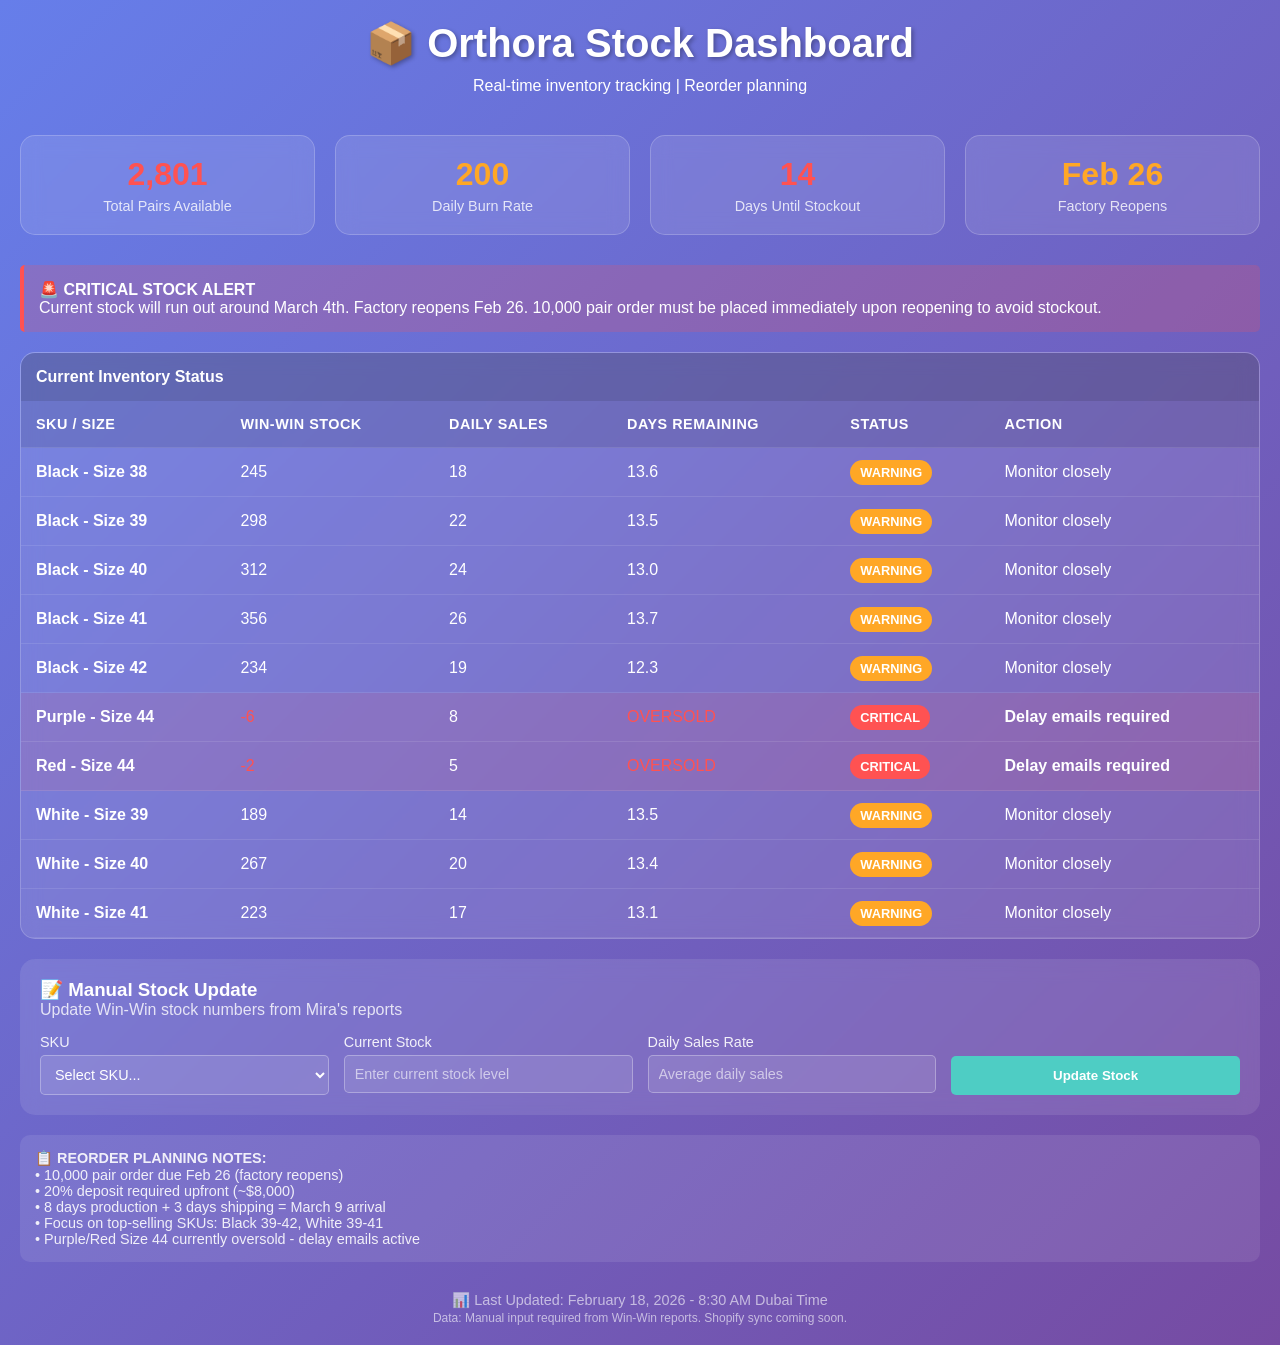
<file: supplychain.html>
<!DOCTYPE html>
<html lang="en">
<head>
    <meta charset="UTF-8">
    <meta name="viewport" content="width=device-width, initial-scale=1.0">
    <title>Orthora Stock Dashboard - Inventory Management</title>
    <style>
        * {
            margin: 0;
            padding: 0;
            box-sizing: border-box;
        }
        
        body {
            font-family: -apple-system, BlinkMacSystemFont, 'Segoe UI', Roboto, sans-serif;
            background: linear-gradient(135deg, #667eea 0%, #764ba2 100%);
            color: #fff;
            padding: 20px;
            min-height: 100vh;
        }
        
        .header {
            text-align: center;
            margin-bottom: 40px;
        }
        
        .header h1 {
            font-size: 2.5rem;
            margin-bottom: 10px;
            text-shadow: 2px 2px 4px rgba(0,0,0,0.3);
        }
        
        .summary-cards {
            display: grid;
            grid-template-columns: repeat(auto-fit, minmax(200px, 1fr));
            gap: 20px;
            margin-bottom: 30px;
        }
        
        .summary-card {
            background: rgba(255,255,255,0.1);
            padding: 20px;
            border-radius: 15px;
            backdrop-filter: blur(10px);
            border: 1px solid rgba(255,255,255,0.2);
            text-align: center;
        }
        
        .summary-value {
            font-size: 2rem;
            font-weight: 700;
            margin-bottom: 5px;
        }
        
        .summary-label {
            opacity: 0.8;
            font-size: 0.9rem;
        }
        
        .critical { color: #ff5252; }
        .warning { color: #ffa726; }
        .healthy { color: #4ecdc4; }
        
        .stock-table {
            background: rgba(255,255,255,0.1);
            border-radius: 15px;
            overflow: hidden;
            backdrop-filter: blur(10px);
            border: 1px solid rgba(255,255,255,0.2);
        }
        
        .table-header {
            background: rgba(0,0,0,0.2);
            padding: 15px;
            font-weight: 600;
        }
        
        table {
            width: 100%;
            border-collapse: collapse;
        }
        
        th, td {
            padding: 15px;
            text-align: left;
            border-bottom: 1px solid rgba(255,255,255,0.1);
        }
        
        th {
            background: rgba(0,0,0,0.1);
            font-weight: 600;
            font-size: 0.9rem;
            text-transform: uppercase;
            letter-spacing: 0.5px;
        }
        
        tr:hover {
            background: rgba(255,255,255,0.05);
        }
        
        .sku-name {
            font-weight: 600;
        }
        
        .stock-status {
            padding: 5px 10px;
            border-radius: 15px;
            font-size: 0.8rem;
            font-weight: 600;
            text-align: center;
        }
        
        .status-critical {
            background: #ff5252;
            color: white;
        }
        
        .status-warning {
            background: #ffa726;
            color: white;
        }
        
        .status-healthy {
            background: #4ecdc4;
            color: white;
        }
        
        .reorder-alert {
            background: rgba(255,82,82,0.2);
            border-left: 4px solid #ff5252;
            padding: 15px;
            margin: 20px 0;
            border-radius: 5px;
        }
        
        .update-section {
            background: rgba(255,255,255,0.1);
            padding: 20px;
            border-radius: 15px;
            margin-top: 20px;
            backdrop-filter: blur(10px);
        }
        
        .update-form {
            display: grid;
            grid-template-columns: repeat(auto-fit, minmax(200px, 1fr));
            gap: 15px;
margin-top: 15px;
        }
        
        .form-group {
            display: flex;
            flex-direction: column;
        }
        
        label {
            margin-bottom: 5px;
            font-size: 0.9rem;
            opacity: 0.9;
        }
        
        input, select {
            padding: 10px;
            border-radius: 5px;
            border: 1px solid rgba(255,255,255,0.3);
            background: rgba(255,255,255,0.1);
            color: white;
            font-size: 0.9rem;
        }
        
        input::placeholder {
            color: rgba(255,255,255,0.6);
        }
        
        .update-btn {
            background: #4ecdc4;
            color: white;
            padding: 12px 24px;
            border: none;
            border-radius: 5px;
            cursor: pointer;
            font-weight: 600;
            transition: all 0.3s ease;
        }
        
        .update-btn:hover {
            background: #45b7aa;
            transform: translateY(-2px);
        }
        
        .last-updated {
            text-align: center;
            opacity: 0.6;
            margin-top: 30px;
            font-size: 0.9rem;
        }
        
        .notes {
            background: rgba(255,255,255,0.1);
            padding: 15px;
            border-radius: 10px;
            margin-top: 20px;
            font-size: 0.9rem;
            opacity: 0.9;
        }
    </style>
</head>
<body>
    <div class="header">
        <h1>📦 Orthora Stock Dashboard</h1>
        <div class="subtitle">Real-time inventory tracking | Reorder planning</div>
    </div>

    <div class="summary-cards">
        <div class="summary-card">
            <div class="summary-value critical">2,801</div>
            <div class="summary-label">Total Pairs Available</div>
        </div>
        <div class="summary-card">
            <div class="summary-value warning">200</div>
            <div class="summary-label">Daily Burn Rate</div>
        </div>
        <div class="summary-card">
            <div class="summary-value critical">14</div>
            <div class="summary-label">Days Until Stockout</div>
        </div>
        <div class="summary-card">
            <div class="summary-value warning">Feb 26</div>
            <div class="summary-label">Factory Reopens</div>
        </div>
    </div>

    <div class="reorder-alert">
        <strong>🚨 CRITICAL STOCK ALERT</strong><br>
        Current stock will run out around March 4th. Factory reopens Feb 26. 10,000 pair order must be placed immediately upon reopening to avoid stockout.
    </div>

    <div class="stock-table">
        <div class="table-header">
            Current Inventory Status
        </div>
        <table>
            <thead>
                <tr>
                    <th>SKU / Size</th>
                    <th>Win-Win Stock</th>
                    <th>Daily Sales</th>
                    <th>Days Remaining</th>
                    <th>Status</th>
                    <th>Action</th>
                </tr>
            </thead>
            <tbody>
                <tr>
                    <td class="sku-name">Black - Size 38</td>
                    <td>245</td>
                    <td>18</td>
                    <td>13.6</td>
                    <td><span class="stock-status status-warning">WARNING</span></td>
                    <td>Monitor closely</td>
                </tr>
                <tr>
                    <td class="sku-name">Black - Size 39</td>
                    <td>298</td>
                    <td>22</td>
                    <td>13.5</td>
                    <td><span class="stock-status status-warning">WARNING</span></td>
                    <td>Monitor closely</td>
                </tr>
                <tr>
                    <td class="sku-name">Black - Size 40</td>
                    <td>312</td>
                    <td>24</td>
                    <td>13.0</td>
                    <td><span class="stock-status status-warning">WARNING</span></td>
<td>Monitor closely</td>
                </tr>
                <tr>
                    <td class="sku-name">Black - Size 41</td>
                    <td>356</td>
                    <td>26</td>
                    <td>13.7</td>
                    <td><span class="stock-status status-warning">WARNING</span></td>
                    <td>Monitor closely</td>
                </tr>
                <tr>
                    <td class="sku-name">Black - Size 42</td>
                    <td>234</td>
                    <td>19</td>
                    <td>12.3</td>
                    <td><span class="stock-status status-warning">WARNING</span></td>
                    <td>Monitor closely</td>
                </tr>
                <tr style="background: rgba(255,82,82,0.1);">
                    <td class="sku-name">Purple - Size 44</td>
                    <td class="critical">-6</td>
                    <td>8</td>
                    <td class="critical">OVERSOLD</td>
                    <td><span class="stock-status status-critical">CRITICAL</span></td>
                    <td><strong>Delay emails required</strong></td>
                </tr>
                <tr style="background: rgba(255,82,82,0.1);">
                    <td class="sku-name">Red - Size 44</td>
                    <td class="critical">-2</td>
                    <td>5</td>
                    <td class="critical">OVERSOLD</td>
                    <td><span class="stock-status status-critical">CRITICAL</span></td>
                    <td><strong>Delay emails required</strong></td>
                </tr>
                <tr>
                    <td class="sku-name">White - Size 39</td>
                    <td>189</td>
                    <td>14</td>
                    <td>13.5</td>
                    <td><span class="stock-status status-warning">WARNING</span></td>
                    <td>Monitor closely</td>
                </tr>
                <tr>
                    <td class="sku-name">White - Size 40</td>
                    <td>267</td>
                    <td>20</td>
                    <td>13.4</td>
                    <td><span class="stock-status status-warning">WARNING</span></td>
                    <td>Monitor closely</td>
                </tr>
                <tr>
                    <td class="sku-name">White - Size 41</td>
                    <td>223</td>
                    <td>17</td>
                    <td>13.1</td>
                    <td><span class="stock-status status-warning">WARNING</span></td>
                    <td>Monitor closely</td>
                </tr>
            </tbody>
        </table>
    </div>

    <div class="update-section">
        <h3>📝 Manual Stock Update</h3>
        <p style="opacity: 0.8; margin-bottom: 15px;">Update Win-Win stock numbers from Mira's reports</p>
        <div class="update-form">
            <div class="form-group">
                <label>SKU</label>
                <select>
                    <option>Select SKU...</option>
                    <option>Black - Size 38</option>
                    <option>Black - Size 39</option>
                    <option>Black - Size 40</option>
                    <option>Purple - Size 44</option>
                    <option>Red - Size 44</option>
                </select>
            </div>
            <div class="form-group">
                <label>Current Stock</label>
                <input type="number" placeholder="Enter current stock level">
            </div>
            <div class="form-group">
                <label>Daily Sales Rate</label>
                <input type="number" placeholder="Average daily sales">
            </div>
            <div class="form-group" style="align-self: end;">
                <button class="update-btn">Update Stock</button>
            </div>
        </div>
    </div>

    <div class="notes">
        <strong>📋 REORDER PLANNING NOTES:</strong><br>
        • 10,000 pair order due Feb 26 (factory reopens)<br>
• 20% deposit required upfront (~$8,000)<br>
        • 8 days production + 3 days shipping = March 9 arrival<br>
        • Focus on top-selling SKUs: Black 39-42, White 39-41<br>
        • Purple/Red Size 44 currently oversold - delay emails active
    </div>

    <div class="last-updated">
        📊 Last Updated: February 18, 2026 - 8:30 AM Dubai Time<br>
        <small>Data: Manual input required from Win-Win reports. Shopify sync coming soon.</small>
    </div>
</body>
</html>
</file>
<file: styles.css>
:root{--bg:#090b0e;--panel:#101318;--panel2:#15191f;--border:#252b34;--border2:#303742;--text:#f2f4f7;--muted:#8e98a7;--accent:#ff6b35;--good:#70d6a2;--danger:#f17676;--shadow:0 24px 70px rgba(0,0,0,.28)}*{box-sizing:border-box}html{background:var(--bg)}body{margin:0;background:var(--bg);color:var(--text);font-family:Inter,system-ui,sans-serif;font-size:14px}.shell{min-height:100vh;display:grid;grid-template-columns:264px 1fr}.sidebar{position:sticky;top:0;height:100vh;border-right:1px solid var(--border);background:#0c0f13;padding:26px 18px;display:flex;flex-direction:column}.brand-block{display:flex;align-items:center;gap:12px;padding:0 8px 30px}.brand-mark{width:35px;height:35px;border:1px solid #4d5561;border-radius:10px;display:grid;place-items:center;font-weight:700;background:linear-gradient(145deg,#1b2027,#0e1115)}.brand-name{font-size:13px;font-weight:700;letter-spacing:.14em}.brand-sub{font-size:11px;color:var(--muted);margin-top:3px}.stage-label{font:500 10px/1 'DM Mono',monospace;color:#56606d;letter-spacing:.12em;margin:8px 9px 10px}.top-gap{margin-top:28px}.nav{display:grid;gap:5px}.nav-item{display:grid;grid-template-columns:27px 1fr auto;align-items:center;gap:8px;width:100%;border:1px solid transparent;background:transparent;color:#9ba4b0;border-radius:9px;padding:10px;text-align:left;cursor:pointer}.nav-item:hover{background:#12161b}.nav-item.active{color:#fff;border-color:#2b313a;background:#15191f}.nav-index,.future-row>span:first-child{font:500 10px 'DM Mono',monospace;color:#5e6875}.nav-status{font:500 10px 'DM Mono',monospace;color:#727d8b}.future-stack{display:grid;gap:2px}.future-row{display:grid;grid-template-columns:27px 1fr auto;gap:8px;padding:9px 10px;color:#596370;font-size:12px}.future-row em{font-style:normal;font:400 9px 'DM Mono',monospace;border:1px solid #232a32;padding:2px 5px;border-radius:4px}.sidebar-bottom{margin-top:auto;display:grid;gap:8px}.autosave{font-size:11px;color:#6f7986;padding:8px 3px;display:flex;align-items:center;gap:7px}.pulse{width:6px;height:6px;border-radius:50%;background:var(--good);box-shadow:0 0 0 4px rgba(112,214,162,.07)}.main{min-width:0}.topbar{height:94px;border-bottom:1px solid var(--border);display:flex;align-items:center;justify-content:space-between;padding:0 42px;position:sticky;top:0;background:rgba(9,11,14,.9);backdrop-filter:blur(18px);z-index:20}.eyebrow,.section-label,.statement-kicker{font:500 10px 'DM Mono',monospace;color:#65707e;letter-spacing:.13em}.topbar h1{font-size:24px;margin:7px 0 0;letter-spacing:-.035em}.top-actions{display:flex;gap:10px;align-items:center}.sprint-pill{font:500 10px 'DM Mono',monospace;border:1px solid #373e48;color:#98a1ad;border-radius:99px;padding:9px 12px}.primary-btn,.ghost-btn,.back-btn,.icon-btn{font:600 12px Inter;border-radius:8px;padding:10px 13px;cursor:pointer}.primary-btn{border:1px solid #e65c2b;background:var(--accent);color:white}.primary-btn:hover{background:#ff7847}.ghost-btn,.back-btn{background:#11151a;border:1px solid var(--border2);color:#b8c0ca}.ghost-btn:hover,.back-btn:hover{border-color:#4a5360;color:white}.full{width:100%;text-align:center}.file-label{display:block}.view{display:none;padding:34px 42px 70px}.view.active{display:block}.intro-grid{display:grid;grid-template-columns:1fr 1.5fr;gap:12px}.statement-card,.flow-card,.metric-card,.competitor-card,.principles-card,.hypothesis-card,.angle-card,.brand-hero,.brand-meta-card,.empty-state{border:1px solid var(--border);background:linear-gradient(180deg,#11151a,#0f1216);border-radius:12px}.statement-card{padding:22px}.statement-text{font-size:16px;line-height:1.5;margin-top:11px;color:#bcc4ce}.statement-text strong{color:#fff}.flow-card{padding:16px 19px;display:flex;align-items:center;justify-content:center;gap:9px;overflow:auto}.flow-step{white-space:nowrap;font:500 11px 'DM Mono',monospace;border:1px solid #303640;border-radius:6px;padding:8px 9px;color:#8d97a4;background:#0d1014}.flow-step.active{color:#fff;border-color:#70452f;background:#1b1411}.flow-arrow{color:#404954}.metrics{display:grid;grid-template-columns:repeat(4,1fr);gap:12px;margin-top:12px}.metric-card{padding:17px 18px}.metric-name{font-size:11px;color:var(--muted);margin-bottom:10px}.metric-value{font:500 24px 'DM Mono',monospace;letter-spacing:-.04em}.metric-sub{font-size:10px;color:#616b77;margin-top:6px}.section-head{display:flex;align-items:end;justify-content:space-between;margin:42px 0 17px}.section-head h2{font-size:21px;margin:7px 0 0;letter-spacing:-.025em}.section-head p{max-width:520px;color:#7d8794;font-size:12px;line-height:1.55;margin:0}.wide-head{margin-top:8px}.competitor-grid{display:grid;grid-template-columns:repeat(2,minmax(0,1fr));gap:12px}.competitor-card{min-height:180px;padding:20px;cursor:pointer;position:relative;transition:.18s ease}.competitor-card:hover{border-color:#414955;transform:translateY(-1px);background:linear-gradient(180deg,#15191f,#101318)}.competitor-card.empty{display:flex;align-items:center;justify-content:center;text-align:center;border-style:dashed;color:#5f6976}.empty-plus{font-size:22px;color:#767f8b;margin-bottom:10px}.competitor-slot{position:absolute;top:17px;right:18px;font:500 10px 'DM Mono',monospace;color:#59636f}.competitor-domain{font:400 10px 'DM Mono',monospace;color:#66717e;margin-bottom:18px}.competitor-name{font-size:19px;font-weight:650;letter-spacing:-.03em}.competitor-notes{font-size:11px;color:#737e8a;margin-top:8px;line-height:1.5;white-space:nowrap;overflow:hidden;text-overflow:ellipsis;max-width:85%}.progress-line{height:3px;background:#1d232a;border-radius:4px;margin-top:28px;overflow:hidden}.progress-line>span{display:block;height:100%;background:var(--accent);border-radius:4px}.card-footer{display:flex;justify-content:space-between;color:#66717d;font:400 10px 'DM Mono',monospace;margin-top:9px}.back-row{margin-bottom:15px}.back-btn{padding:8px 10px}.brand-hero{padding:24px;display:grid;grid-template-columns:1fr 260px;gap:28px}.brand-title-row{display:flex;align-items:center;gap:12px}.brand-title-row input{font-size:28px;font-weight:700;letter-spacing:-.04em;background:transparent;border:0;border-bottom:1px dashed #38414c;color:white;outline:none;min-width:0;width:100%;padding:3px 0 6px}.brand-meta{display:grid;grid-template-columns:1fr 1fr;gap:12px;margin-top:22px}.brand-meta label,.swipe-body label,.modal label{display:grid;gap:7px;color:#87919e;font-size:10px;font-weight:600;letter-spacing:.035em}.brand-meta input,.brand-meta textarea,input,textarea,select{width:100%;background:#0c0f13;border:1px solid #2b323b;color:#e7eaf0;border-radius:7px;padding:10px 11px;font:400 12px Inter;outline:none}textarea{resize:vertical;line-height:1.5}input:focus,textarea:focus,select:focus{border-color:#636e7c;box-shadow:0 0 0 3px rgba(255,255,255,.025)}.brand-meta-card{padding:18px}.brand-score{font:500 42px 'DM Mono',monospace}.brand-score-label{font-size:10px;color:#6e7885;margin-top:3px}.brand-score-caption{font-size:11px;color:#7d8793;line-height:1.5;margin-top:21px}.swipes-head{display:flex;justify-content:space-between;align-items:center;margin:34px 0 12px}.swipes-head h3{margin:0;font-size:17px}.swipes-head p{margin:5px 0 0;color:#68727f;font-size:11px}.swipe-stack{display:grid;gap:8px}.swipe-card{border:1px solid var(--border);background:#0f1216;border-radius:10px;overflow:hidden}.swipe-card[open]{border-color:#343c47}.swipe-card summary{list-style:none;display:grid;grid-template-columns:36px 1fr 110px 25px;gap:12px;align-items:center;padding:13px 15px;cursor:pointer}.swipe-card summary::-webkit-details-marker{display:none}.swipe-number{font:500 10px 'DM Mono',monospace;color:#606a76}.swipe-summary-main{display:grid;gap:3px}.swipe-summary-main strong{font-size:12px}.swipe-summary-main span{font-size:10px;color:#626c79}.swipe-completeness{height:3px;background:#20262d;border-radius:4px}.swipe-completeness span{display:block;height:100%;background:#d4653e;border-radius:4px}.chevron{color:#58626f;font-size:16px}.swipe-body{border-top:1px solid var(--border);padding:18px;display:grid;gap:14px}.form-grid{display:grid;gap:12px}.form-grid.two{grid-template-columns:1fr 1fr}.form-grid.three{grid-template-columns:repeat(3,1fr)}.analysis-grid{display:grid;grid-template-columns:1fr 1fr;gap:12px}.swipe-actions{display:flex;justify-content:space-between;align-items:center;padding-top:4px}.danger-link{border:0;background:transparent;color:#825b5b;font-size:10px;cursor:pointer}.danger-link:hover{color:var(--danger)}.hypothesis-layout{display:grid;grid-template-columns:minmax(0,1fr) 290px;gap:14px}.hypothesis-list{display:grid;gap:10px;align-content:start}.principles-card{padding:20px;align-self:start;position:sticky;top:125px}.principles-card p{font-size:11px;color:#77818e;line-height:1.55;border-top:1px solid #232932;padding-top:12px}.principles-card strong{color:#ccd2da}.hypothesis-card{padding:18px}.hyp-top{display:flex;justify-content:space-between;gap:15px}.hyp-title{font-size:15px;font-weight:650}.hyp-meta{display:flex;gap:7px;margin-top:7px;flex-wrap:wrap}.tag{font:500 9px 'DM Mono',monospace;border:1px solid #313842;border-radius:5px;color:#7f8996;padding:4px 6px}.score-tag{color:#ef9c77;border-color:#513528;background:#17110f}.hyp-body{display:grid;grid-template-columns:1fr 1fr;gap:12px;margin-top:16px}.hyp-block{border-top:1px solid #252b33;padding-top:11px}.hyp-block span{display:block;font:500 9px 'DM Mono',monospace;color:#5f6975;margin-bottom:6px}.hyp-block p{margin:0;color:#9ba4b0;font-size:11px;line-height:1.55}.hyp-actions{display:flex;gap:8px;justify-content:flex-end;margin-top:15px}.angle-board{display:grid;grid-template-columns:repeat(3,1fr);gap:12px}.angle-column{border:1px solid var(--border);background:#0d1014;border-radius:12px;min-height:420px;padding:12px}.angle-column-head{display:flex;justify-content:space-between;align-items:center;padding:7px 5px 13px;color:#828c99;font:500 10px 'DM Mono',monospace}.angle-card{padding:14px;margin-bottom:8px}.angle-card h4{font-size:12px;margin:0 0 7px}.angle-card p{font-size:10px;color:#727c89;line-height:1.5;margin:0}.angle-card .mini-actions{display:flex;gap:6px;margin-top:12px}.tiny-btn{font:500 9px Inter;border:1px solid #2d343d;background:#12161b;color:#8d97a4;border-radius:5px;padding:6px 7px;cursor:pointer}.tiny-btn:hover{color:#fff}.empty-state{padding:30px;text-align:center;color:#68727e;font-size:12px}.modal-backdrop{position:fixed;inset:0;background:rgba(0,0,0,.72);display:none;align-items:center;justify-content:center;z-index:100;padding:25px}.modal-backdrop.show{display:flex}.modal{width:min(700px,100%);max-height:90vh;overflow:auto;background:#11151a;border:1px solid #343b45;border-radius:14px;padding:22px;box-shadow:var(--shadow)}.modal-head{display:flex;justify-content:space-between;align-items:flex-start;margin-bottom:20px}.modal h3{font-size:20px;margin:5px 0 0}.icon-btn{background:transparent;border:1px solid #333a43;color:#8b95a2;width:34px;height:34px;padding:0;font-size:20px}.modal form{display:grid;gap:13px}.modal-actions{display:flex;justify-content:flex-end;gap:8px;margin-top:7px}.toast{position:fixed;right:25px;bottom:25px;background:#181d23;border:1px solid #39414c;border-radius:8px;padding:11px 14px;color:#bdc5ce;font-size:11px;z-index:200;box-shadow:var(--shadow)}@media(max-width:1050px){.shell{grid-template-columns:220px 1fr}.topbar,.view{padding-left:25px;padding-right:25px}.metrics{grid-template-columns:1fr 1fr}.intro-grid{grid-template-columns:1fr}.competitor-grid{grid-template-columns:1fr}.brand-hero{grid-template-columns:1fr}.hypothesis-layout{grid-template-columns:1fr}.principles-card{position:static}.angle-board{grid-template-columns:1fr}.analysis-grid{grid-template-columns:1fr}}@media(max-width:760px){.shell{display:block}.sidebar{position:relative;height:auto;border-right:0;border-bottom:1px solid var(--border)}.future-stack,.stage-label.top-gap{display:none}.sidebar-bottom{margin-top:20px;grid-template-columns:1fr 1fr}.autosave{grid-column:1/-1}.topbar{position:relative;height:auto;padding:22px;align-items:flex-start;gap:14px}.top-actions{flex-direction:column;align-items:flex-end}.view{padding:24px 18px 60px}.metrics{grid-template-columns:1fr 1fr}.flow-card{justify-content:flex-start}.form-grid.two,.form-grid.three,.brand-meta{grid-template-columns:1fr}.swipe-card summary{grid-template-columns:31px 1fr 70px 18px}}

/* High-contrast black & white mode */
:root{
  --bg:#000000;
  --panel:#000000;
  --panel2:#070707;
  --border:#2f2f2f;
  --border2:#5a5a5a;
  --text:#ffffff;
  --muted:#c9c9c9;
  --accent:#ffffff;
  --good:#ffffff;
  --danger:#ffffff;
  --shadow:0 24px 70px rgba(0,0,0,.55);
}

html,body,.sidebar,.main,.topbar{
  background:#000000 !important;
  color:#ffffff !important;
}

.sidebar{
  border-right:1px solid #333 !important;
}

.topbar{
  border-bottom:1px solid #333 !important;
  background:rgba(0,0,0,.96) !important;
}

.brand-mark,
.nav-item.active,
.statement-card,
.flow-card,
.metric-card,
.competitor-card,
.principles-card,
.hypothesis-card,
.angle-card,
.brand-hero,
.brand-meta-card,
.empty-state,
.swipe-card,
.angle-column,
.modal{
  background:#000000 !important;
  border-color:#3a3a3a !important;
  color:#ffffff !important;
}

.competitor-card:hover,
.nav-item:hover{
  background:#0a0a0a !important;
  border-color:#ffffff !important;
}

.primary-btn{
  background:#ffffff !important;
  color:#000000 !important;
  border-color:#ffffff !important;
}

.primary-btn:hover{
  background:#e8e8e8 !important;
}

.ghost-btn,
.back-btn,
.icon-btn,
.tiny-btn{
  background:#000000 !important;
  color:#ffffff !important;
  border-color:#666 !important;
}

.ghost-btn:hover,
.back-btn:hover,
.icon-btn:hover,
.tiny-btn:hover{
  border-color:#ffffff !important;
  color:#ffffff !important;
}

input,textarea,select{
  background:#000000 !important;
  color:#ffffff !important;
  border-color:#555 !important;
}

input:focus,textarea:focus,select:focus{
  border-color:#ffffff !important;
  box-shadow:0 0 0 2px rgba(255,255,255,.12) !important;
}

input::placeholder,
textarea::placeholder{
  color:#777 !important;
}

.eyebrow,
.section-label,
.statement-kicker,
.stage-label,
.nav-index,
.nav-status,
.metric-name,
.metric-sub,
.competitor-domain,
.competitor-notes,
.card-footer,
.brand-score-label,
.brand-score-caption,
.swipes-head p,
.swipe-summary-main span,
.future-row,
.hyp-block span,
.hyp-block p,
.angle-card p,
.autosave{
  color:#bdbdbd !important;
}

.statement-text,
.section-head p,
.principles-card p{
  color:#d6d6d6 !important;
}

.progress-line,
.swipe-completeness{
  background:#222 !important;
}

.progress-line>span,
.swipe-completeness span{
  background:#ffffff !important;
}

.tag,
.score-tag,
.sprint-pill,
.future-row em{
  color:#ffffff !important;
  border-color:#555 !important;
  background:#000000 !important;
}

.pulse{
  background:#ffffff !important;
  box-shadow:0 0 0 4px rgba(255,255,255,.08) !important;
}

.danger-link{
  color:#bdbdbd !important;
}

.danger-link:hover{
  color:#ffffff !important;
}


/* Clean white workspace mode */
:root{
  --bg:#ffffff !important;
  --panel:#ffffff !important;
  --panel2:#f7f7f7 !important;
  --border:#dddddd !important;
  --border2:#c8c8c8 !important;
  --text:#111111 !important;
  --muted:#666666 !important;
  --accent:#111111 !important;
  --good:#111111 !important;
  --danger:#111111 !important;
  --shadow:0 12px 30px rgba(0,0,0,.08) !important;
}

html,
body,
.shell,
.main,
.sidebar,
.topbar,
.view{
  background:#ffffff !important;
  color:#111111 !important;
}

.sidebar{
  border-right:1px solid #dddddd !important;
}

.topbar{
  border-bottom:1px solid #dddddd !important;
  background:#ffffff !important;
  backdrop-filter:none !important;
}

.brand-mark,
.nav-item.active,
.statement-card,
.flow-card,
.metric-card,
.competitor-card,
.principles-card,
.hypothesis-card,
.angle-card,
.brand-hero,
.brand-meta-card,
.empty-state,
.swipe-card,
.angle-column,
.modal{
  background:#ffffff !important;
  border-color:#dddddd !important;
  color:#111111 !important;
  box-shadow:none !important;
}

.competitor-card:hover,
.nav-item:hover{
  background:#f7f7f7 !important;
  border-color:#bdbdbd !important;
}

.nav-item.active{
  background:#f3f3f3 !important;
  border-color:#cfcfcf !important;
}

.primary-btn{
  background:#111111 !important;
  color:#ffffff !important;
  border-color:#111111 !important;
}

.primary-btn:hover{
  background:#2a2a2a !important;
}

.ghost-btn,
.back-btn,
.icon-btn,
.tiny-btn{
  background:#ffffff !important;
  color:#111111 !important;
  border-color:#cfcfcf !important;
}

.ghost-btn:hover,
.back-btn:hover,
.icon-btn:hover,
.tiny-btn:hover{
  background:#f5f5f5 !important;
  border-color:#999999 !important;
  color:#111111 !important;
}

input,
textarea,
select{
  background:#ffffff !important;
  color:#111111 !important;
  border-color:#cccccc !important;
}

input:focus,
textarea:focus,
select:focus{
  border-color:#111111 !important;
  box-shadow:0 0 0 2px rgba(0,0,0,.06) !important;
}

input::placeholder,
textarea::placeholder{
  color:#999999 !important;
}

.eyebrow,
.section-label,
.statement-kicker,
.stage-label,
.nav-index,
.nav-status,
.metric-name,
.metric-sub,
.competitor-domain,
.competitor-notes,
.card-footer,
.brand-score-label,
.brand-score-caption,
.swipes-head p,
.swipe-summary-main span,
.future-row,
.hyp-block span,
.hyp-block p,
.angle-card p,
.autosave,
.section-head p,
.principles-card p,
.statement-text{
  color:#666666 !important;
}

.brand-name,
.topbar h1,
.section-head h2,
.competitor-name,
.hyp-title,
.angle-card h4,
.swipe-summary-main strong{
  color:#111111 !important;
}

.progress-line,
.swipe-completeness{
  background:#eeeeee !important;
}

.progress-line>span,
.swipe-completeness span{
  background:#111111 !important;
}

.tag,
.score-tag,
.sprint-pill,
.future-row em{
  color:#111111 !important;
  border-color:#cccccc !important;
  background:#ffffff !important;
}

.flow-step{
  background:#ffffff !important;
  color:#555555 !important;
  border-color:#d5d5d5 !important;
}

.flow-step.active{
  background:#111111 !important;
  color:#ffffff !important;
  border-color:#111111 !important;
}

.flow-arrow,
.chevron{
  color:#888888 !important;
}

.pulse{
  background:#111111 !important;
  box-shadow:0 0 0 4px rgba(0,0,0,.05) !important;
}

.danger-link{
  color:#666666 !important;
}

.danger-link:hover{
  color:#111111 !important;
}

.modal-backdrop{
  background:rgba(0,0,0,.25) !important;
}


/* Friendly neutral workspace */
:root{
  --bg:#f4f5f7 !important;
  --panel:#ffffff !important;
  --panel2:#f8f9fb !important;
  --border:#e2e5e9 !important;
  --border2:#cfd4da !important;
  --text:#1f2328 !important;
  --muted:#6f7782 !important;
  --accent:#2f343a !important;
  --good:#4f6b5a !important;
  --danger:#9b5555 !important;
  --shadow:0 8px 24px rgba(20,25,35,.06) !important;
}

html,body,.shell,.main,.view{
  background:#f4f5f7 !important;
  color:#1f2328 !important;
}

.sidebar{
  background:#eef0f3 !important;
  border-right:1px solid #dde1e6 !important;
  padding:24px 16px !important;
}

.topbar{
  background:rgba(244,245,247,.94) !important;
  border-bottom:1px solid #dde1e6 !important;
  backdrop-filter:blur(10px) !important;
}

.brand-mark{
  background:#ffffff !important;
  color:#1f2328 !important;
  border:1px solid #d9dde2 !important;
  box-shadow:0 2px 8px rgba(20,25,35,.04) !important;
}

.brand-name{color:#1f2328 !important;}
.brand-sub{color:#7a828c !important;}

.stage-label{
  color:#9299a3 !important;
  margin-top:10px !important;
}

.nav-item{
  border-radius:10px !important;
  padding:11px 12px !important;
  color:#68717c !important;
}

.nav-item:hover{
  background:#e7e9ed !important;
  border-color:transparent !important;
}

.nav-item.active{
  background:#ffffff !important;
  color:#1f2328 !important;
  border-color:#dde1e6 !important;
  box-shadow:0 3px 10px rgba(20,25,35,.04) !important;
}

.nav-index,.nav-status,.future-row>span:first-child{
  color:#9aa1aa !important;
}

.future-row{
  color:#8a929c !important;
}

.future-row em{
  background:#f7f8fa !important;
  color:#9aa1aa !important;
  border-color:#dde1e6 !important;
}

.autosave{
  color:#78818c !important;
}

.statement-card,
.flow-card,
.metric-card,
.competitor-card,
.principles-card,
.hypothesis-card,
.angle-card,
.brand-hero,
.brand-meta-card,
.empty-state,
.swipe-card,
.angle-column,
.modal{
  background:#ffffff !important;
  border:1px solid #e1e4e8 !important;
  color:#1f2328 !important;
  box-shadow:0 4px 14px rgba(20,25,35,.035) !important;
  border-radius:14px !important;
}

.statement-card,
.flow-card,
.metric-card,
.brand-hero,
.brand-meta-card,
.principles-card{
  padding:22px !important;
}

.competitor-card{
  padding:22px !important;
  transition:transform .16s ease, box-shadow .16s ease, border-color .16s ease !important;
}

.competitor-card:hover{
  transform:translateY(-2px) !important;
  border-color:#cfd4da !important;
  box-shadow:0 10px 24px rgba(20,25,35,.06) !important;
  background:#ffffff !important;
}

.competitor-card.empty{
  background:#fafbfc !important;
  border-style:dashed !important;
}

.eyebrow,
.section-label,
.statement-kicker{
  color:#8b939d !important;
  letter-spacing:.1em !important;
}

.topbar h1,
.section-head h2,
.competitor-name,
.hyp-title,
.angle-card h4,
.swipe-summary-main strong{
  color:#1f2328 !important;
}

.statement-text,
.section-head p,
.principles-card p{
  color:#66707b !important;
}

.flow-card{
  background:#fafbfc !important;
}

.flow-step{
  background:#ffffff !important;
  color:#68717c !important;
  border:1px solid #dfe3e7 !important;
  border-radius:8px !important;
  padding:8px 10px !important;
}

.flow-step.active{
  background:#2f343a !important;
  color:#ffffff !important;
  border-color:#2f343a !important;
}

.flow-arrow{
  color:#b0b6bd !important;
}

.metric-card{
  min-height:104px !important;
}

.metric-name{
  color:#808893 !important;
}

.metric-value{
  color:#1f2328 !important;
  font-size:26px !important;
}

.metric-sub{
  color:#9aa1aa !important;
}

.progress-line,
.swipe-completeness{
  background:#edf0f2 !important;
}

.progress-line>span,
.swipe-completeness span{
  background:#59616b !important;
}

.card-footer,
.competitor-domain,
.competitor-notes,
.brand-score-label,
.brand-score-caption,
.swipes-head p,
.swipe-summary-main span,
.hyp-block span,
.hyp-block p,
.angle-card p{
  color:#7b848f !important;
}

.primary-btn{
  background:#2f343a !important;
  color:#ffffff !important;
  border:1px solid #2f343a !important;
  border-radius:9px !important;
  padding:10px 14px !important;
  box-shadow:0 2px 6px rgba(20,25,35,.08) !important;
}

.primary-btn:hover{
  background:#1f2328 !important;
}

.ghost-btn,
.back-btn,
.icon-btn,
.tiny-btn{
  background:#ffffff !important;
  color:#49515a !important;
  border:1px solid #d7dce1 !important;
  border-radius:9px !important;
}

.ghost-btn:hover,
.back-btn:hover,
.icon-btn:hover,
.tiny-btn:hover{
  background:#f6f7f9 !important;
  border-color:#c2c8cf !important;
  color:#1f2328 !important;
}

.sprint-pill,
.tag,
.score-tag{
  background:#f7f8fa !important;
  color:#59616b !important;
  border:1px solid #dfe3e7 !important;
  border-radius:999px !important;
}

input,textarea,select{
  background:#fbfcfd !important;
  color:#1f2328 !important;
  border:1px solid #d9dde2 !important;
  border-radius:10px !important;
  padding:11px 12px !important;
  min-height:42px !important;
  line-height:1.5 !important;
}

textarea{
  min-height:92px !important;
}

input:hover,textarea:hover,select:hover{
  border-color:#c4cad1 !important;
}

input:focus,textarea:focus,select:focus{
  background:#ffffff !important;
  border-color:#8f98a3 !important;
  box-shadow:0 0 0 3px rgba(80,90,105,.08) !important;
}

input::placeholder,textarea::placeholder{
  color:#a2a9b1 !important;
}

.swipe-card summary{
  padding:15px 17px !important;
  background:#ffffff !important;
}

.swipe-card[open] summary{
  background:#fafbfc !important;
}

.swipe-body{
  background:#ffffff !important;
  border-top:1px solid #e5e8eb !important;
  padding:20px !important;
  gap:16px !important;
}

.analysis-grid{
  gap:14px !important;
}

.hypothesis-card{
  padding:20px !important;
}

.hyp-block{
  border-top:1px solid #e7e9ec !important;
}

.angle-column{
  background:#f7f8fa !important;
  border-color:#e1e4e8 !important;
  padding:13px !important;
}

.angle-card{
  background:#ffffff !important;
}

.principles-card{
  background:#fafbfc !important;
}

.modal-backdrop{
  background:rgba(31,35,40,.22) !important;
  backdrop-filter:blur(3px) !important;
}

.modal{
  border-color:#d9dde2 !important;
  box-shadow:0 24px 60px rgba(20,25,35,.16) !important;
}

.pulse{
  background:#617267 !important;
  box-shadow:0 0 0 4px rgba(97,114,103,.09) !important;
}

.danger-link{
  color:#8a6262 !important;
}

.danger-link:hover{
  color:#6d4242 !important;
}

@media(max-width:760px){
  .sidebar{
    background:#f1f2f4 !important;
  }
}

.research-links{
  grid-template-columns:repeat(3,minmax(0,1fr)) !important;
}
@media(max-width:1050px){
  .research-links{grid-template-columns:1fr !important;}
}
</file>
